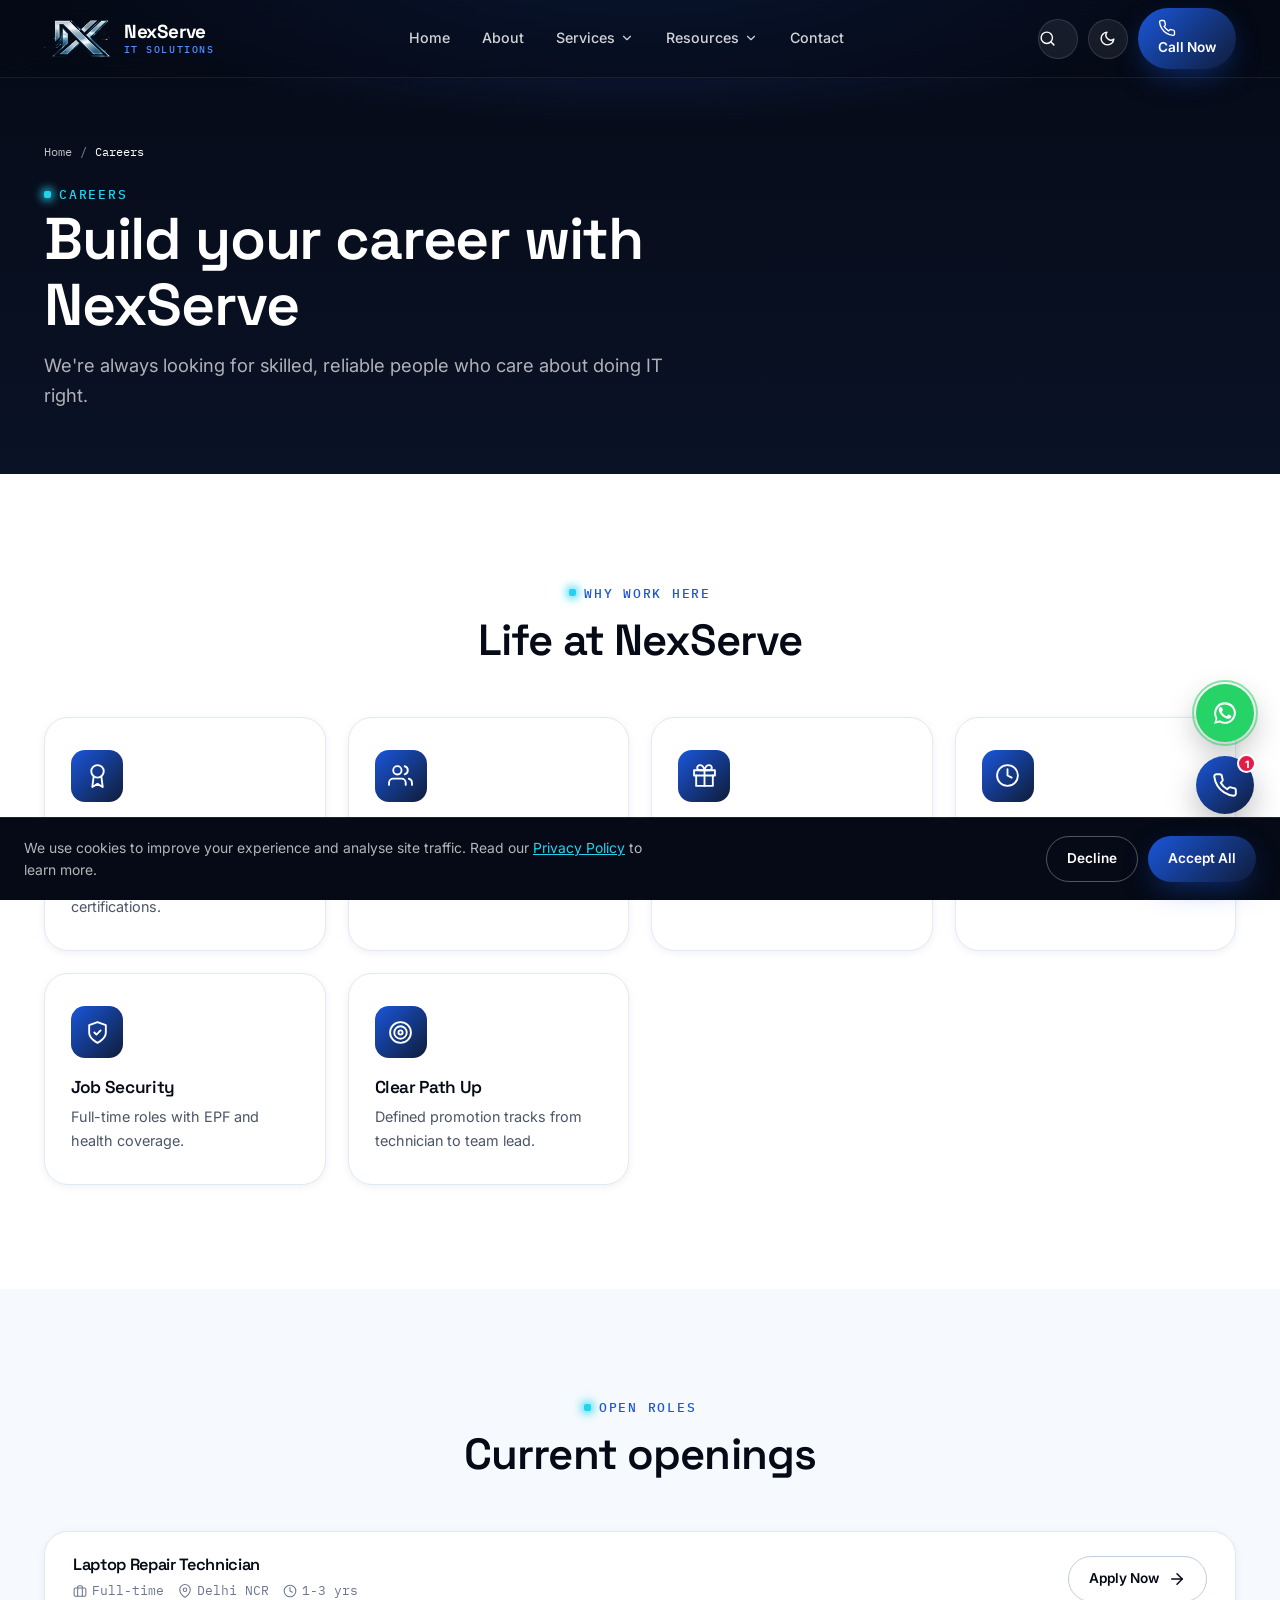
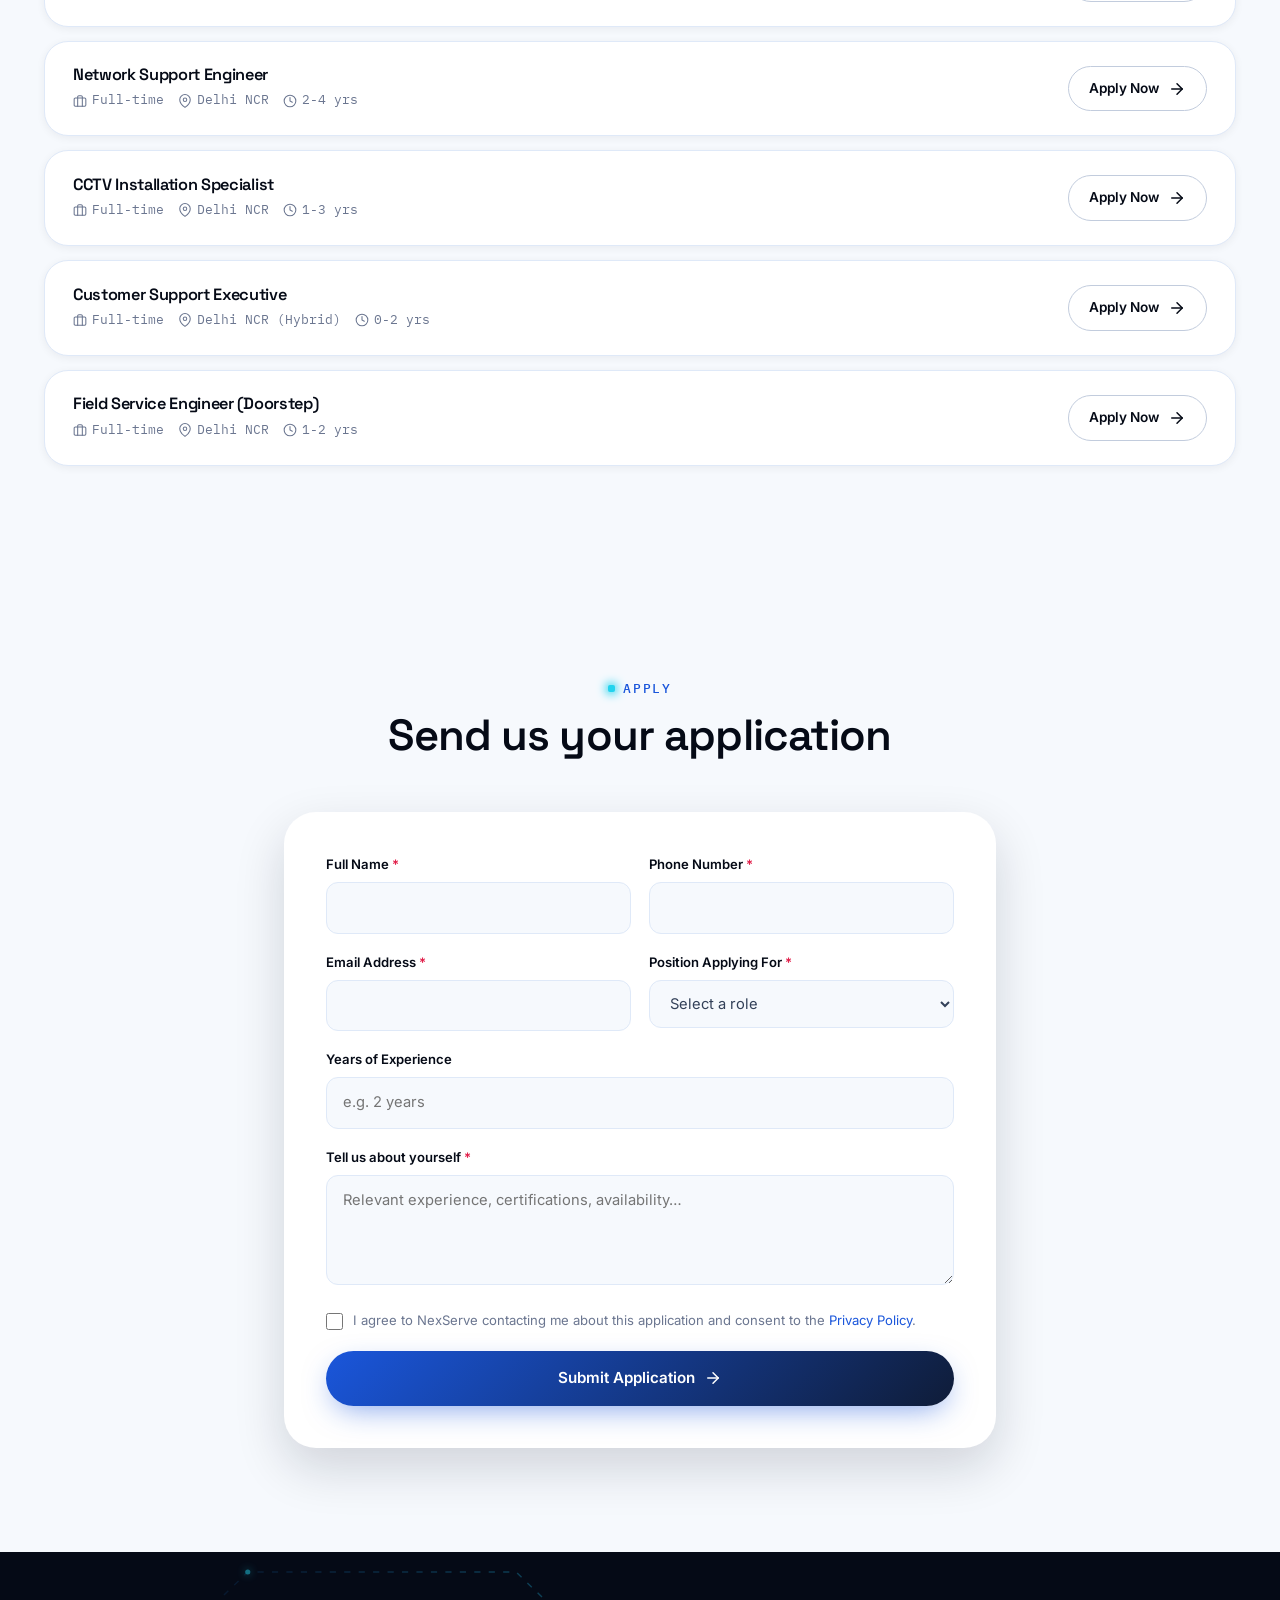
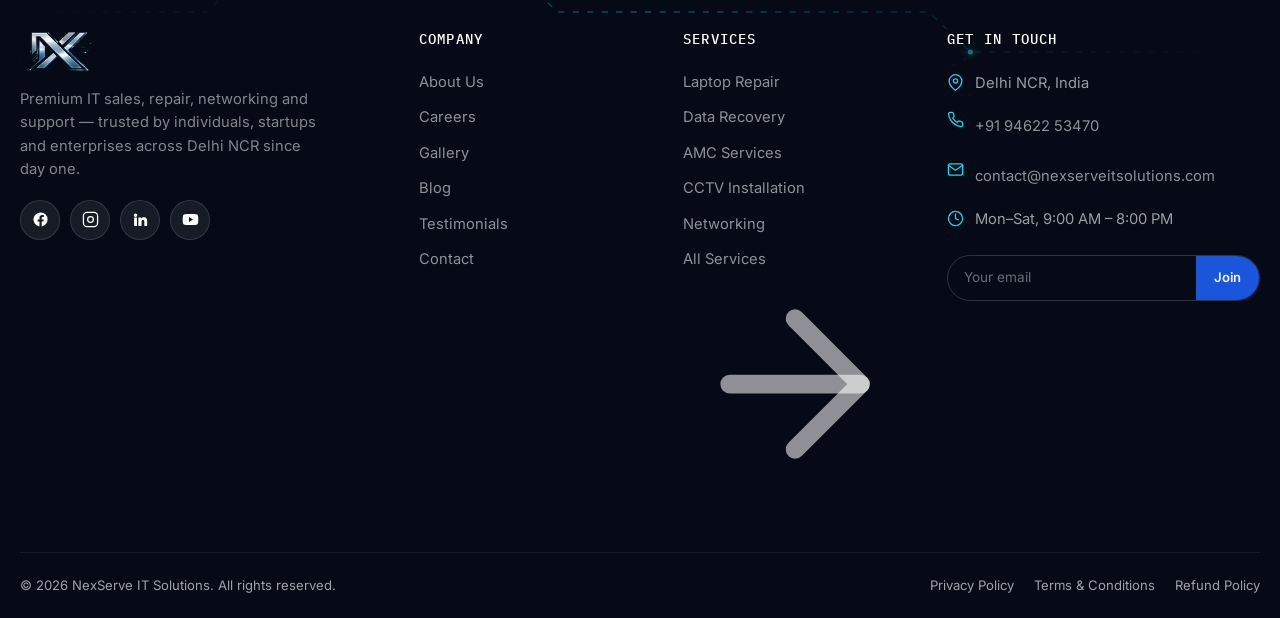
<file: careers.html>
<!DOCTYPE html>
<html lang="en">
<head>
<meta charset="UTF-8">
<meta name="viewport" content="width=device-width, initial-scale=1.0">
<title>Careers | Join NexServe IT Solutions</title>
<meta name="description" content="Explore open roles at NexServe IT Solutions — laptop repair technicians, network engineers, CCTV specialists and more in Delhi NCR.">
<meta name="keywords" content="IT jobs Delhi NCR, laptop technician jobs, network engineer careers">
<meta name="author" content="NexServe IT Solutions">
<meta name="robots" content="index, follow">
<link rel="canonical" href="https://nexserveitsolutions.com/careers.html">

<!-- Open Graph -->
<meta property="og:type" content="website">
<meta property="og:title" content="Careers | Join NexServe IT Solutions">
<meta property="og:description" content="Explore open roles at NexServe IT Solutions — laptop repair technicians, network engineers, CCTV specialists and more in Delhi NCR.">
<meta property="og:url" content="https://nexserveitsolutions.com/careers.html">
<meta property="og:image" content="https://nexserveitsolutions.com/assets/logo-full.png">
<meta property="og:site_name" content="NexServe IT Solutions">
<meta property="og:locale" content="en_IN">

<!-- Twitter Card -->
<meta name="twitter:card" content="summary_large_image">
<meta name="twitter:title" content="Careers | Join NexServe IT Solutions">
<meta name="twitter:description" content="Explore open roles at NexServe IT Solutions — laptop repair technicians, network engineers, CCTV specialists and more in Delhi NCR.">
<meta name="twitter:image" content="https://nexserveitsolutions.com/assets/logo-full.png">

<link rel="icon" type="image/png" href="assets/favicon.png">
<link rel="apple-touch-icon" href="assets/favicon.png">

<link rel="preconnect" href="https://fonts.googleapis.com">
<link rel="preconnect" href="https://fonts.gstatic.com" crossorigin>
<link href="https://fonts.googleapis.com/css2?family=Space+Grotesk:wght@500;600;700&family=Inter:wght@400;500;600;700;800&family=IBM+Plex+Mono:wght@400;500&display=swap" rel="stylesheet">

<link rel="stylesheet" href="css/style.css">
<link rel="stylesheet" href="css/components.css">

<script type="application/ld+json">
{
  "@context": "https://schema.org",
  "@type": "ProfessionalService",
  "name": "NexServe IT Solutions",
  "image": "https://nexserveitsolutions.com/assets/logo-full.png",
  "url": "https://nexserveitsolutions.com",
  "telephone": "+91-9462253470",
  "email": "contact@nexserveitsolutions.com",
  "priceRange": "$$",
  "address": {
    "@type": "PostalAddress",
    "addressLocality": "Delhi NCR",
    "addressRegion": "Delhi",
    "addressCountry": "IN"
  },
  "openingHoursSpecification": {
    "@type": "OpeningHoursSpecification",
    "dayOfWeek": ["Monday","Tuesday","Wednesday","Thursday","Friday","Saturday"],
    "opens": "09:00",
    "closes": "20:00"
  },
  "founder": [
    {"@type":"Person","name":"Tarun Kumar"},
    {"@type":"Person","name":"Sagar Pathak"}
  ],
  "areaServed": "Delhi NCR",
  "sameAs": []
}
</script>
</head>
<body>

<div id="pageLoader" aria-hidden="true">
  <div class="loader-mark">
    <svg viewBox="0 0 50 50"><circle cx="25" cy="25" r="20" fill="none" stroke="#1a56db" stroke-width="4" stroke-linecap="round" stroke-dasharray="90 60"/></svg>
  </div>
</div>
<div id="scrollProgress"></div>

<a href="#main" class="skip-link">Skip to content</a>
<header id="siteHeader">
  <div class="container header-inner">
    <a href="index.html" class="brand" aria-label="NexServe IT Solutions — Home">
      <img src="assets/logo-icon.png" alt="NexServe IT Solutions logo" width="38" height="21">
      <span class="brand-name">NexServe<span>IT SOLUTIONS</span></span>
    </a>

    <nav aria-label="Primary">
      <ul class="main-nav">
        <li class=""><a href="index.html">Home</a></li>
        <li class=""><a href="about.html">About</a></li>
        <li>
          <a href="services.html">Services <svg viewBox="0 0 24 24" fill="none" stroke="currentColor" stroke-width="2" stroke-linecap="round" stroke-linejoin="round"><polyline points="6 9 12 15 18 9"/></svg></a>
          <div class="mega">
            <div>
              <div class="mega-col-title">Repair &amp; Support</div>
              <a class="mega-item" href="services.html#laptop-repair"><svg viewBox="0 0 24 24" fill="none" stroke="currentColor" stroke-width="1.8" stroke-linecap="round" stroke-linejoin="round"><path d="M14.7 6.3a4 4 0 1 0-5.66 5.66l-6 6a2 2 0 0 0 2.83 2.83l6-6a4 4 0 0 0 5.66-5.66l-2.12 2.12-2.83-2.83z"/></svg><span><span class="t">Laptop Repair</span><span class="d">Hardware &amp; software fixes</span></span></a>
              <a class="mega-item" href="services.html#data-recovery"><svg viewBox="0 0 24 24" fill="none" stroke="currentColor" stroke-width="1.8" stroke-linecap="round" stroke-linejoin="round"><line x1="22" y1="12" x2="2" y2="12"/><path d="M5.45 5.11 2 12v6a2 2 0 0 0 2 2h16a2 2 0 0 0 2-2v-6l-3.45-6.89A2 2 0 0 0 16.76 4H7.24a2 2 0 0 0-1.79 1.11z"/><circle cx="6.5" cy="16.5" r=".7" fill="currentColor" stroke="none"/><circle cx="10.5" cy="16.5" r=".7" fill="currentColor" stroke="none"/></svg><span><span class="t">Data Recovery</span><span class="d">Crashed &amp; formatted drives</span></span></a>
              <a class="mega-item" href="services.html#printer"><svg viewBox="0 0 24 24" fill="none" stroke="currentColor" stroke-width="1.8" stroke-linecap="round" stroke-linejoin="round"><polyline points="6 9 6 2 18 2 18 9"/><path d="M6 18H4a2 2 0 0 1-2-2v-5a2 2 0 0 1 2-2h16a2 2 0 0 1 2 2v5a2 2 0 0 1-2 2h-2"/><rect x="6" y="14" width="12" height="8"/></svg><span><span class="t">Printer Support</span><span class="d">Setup, drivers &amp; repair</span></span></a>
              <a class="mega-item" href="services.html#amc"><svg viewBox="0 0 24 24" fill="none" stroke="currentColor" stroke-width="1.8" stroke-linecap="round" stroke-linejoin="round"><path d="M12 22s8-4 8-10V5l-8-3-8 3v7c0 6 8 10 8 10z"/><path d="m9 12 2 2 4-4"/></svg><span><span class="t">AMC Services</span><span class="d">Annual maintenance contracts</span></span></a>
              <a class="mega-item" href="services.html#business-support"><svg viewBox="0 0 24 24" fill="none" stroke="currentColor" stroke-width="1.8" stroke-linecap="round" stroke-linejoin="round"><rect x="2" y="7" width="20" height="14" rx="2"/><path d="M16 21V5a2 2 0 0 0-2-2h-4a2 2 0 0 0-2 2v16"/></svg><span><span class="t">Business IT Support</span><span class="d">Dedicated corporate desk</span></span></a>
            </div>
            <div>
              <div class="mega-col-title">Sales &amp; Infrastructure</div>
              <a class="mega-item" href="services.html#laptop-sales"><svg viewBox="0 0 24 24" fill="none" stroke="currentColor" stroke-width="1.8" stroke-linecap="round" stroke-linejoin="round"><rect x="3" y="4" width="18" height="12" rx="1.5"/><path d="M2 20h20"/><path d="M9 20l1-4h4l1 4"/></svg><span><span class="t">Laptop Sales</span><span class="d">New &amp; refurbished, all brands</span></span></a>
              <a class="mega-item" href="services.html#networking"><svg viewBox="0 0 24 24" fill="none" stroke="currentColor" stroke-width="1.8" stroke-linecap="round" stroke-linejoin="round"><path d="M5 13a10 10 0 0 1 14 0"/><path d="M8.5 16.5a5 5 0 0 1 7 0"/><path d="M2 8.5a15 15 0 0 1 20 0"/><line x1="12" y1="20" x2="12.01" y2="20"/></svg><span><span class="t">Networking Solutions</span><span class="d">LAN, WiFi &amp; routers</span></span></a>
              <a class="mega-item" href="services.html#cctv"><svg viewBox="0 0 24 24" fill="none" stroke="currentColor" stroke-width="1.8" stroke-linecap="round" stroke-linejoin="round"><path d="M23 19a2 2 0 0 1-2 2H3a2 2 0 0 1-2-2V8a2 2 0 0 1 2-2h4l2-3h6l2 3h4a2 2 0 0 1 2 2z"/><circle cx="12" cy="13" r="4"/></svg><span><span class="t">CCTV Installation</span><span class="d">HD &amp; smart surveillance</span></span></a>
              <a class="mega-item" href="services.html#office-setup"><svg viewBox="0 0 24 24" fill="none" stroke="currentColor" stroke-width="1.8" stroke-linecap="round" stroke-linejoin="round"><rect x="4" y="2" width="16" height="20" rx="1"/><line x1="9" y1="7" x2="9" y2="7.01"/><line x1="15" y1="7" x2="15" y2="7.01"/><line x1="9" y1="11" x2="9" y2="11.01"/><line x1="15" y1="11" x2="15" y2="11.01"/><line x1="9" y1="15" x2="9" y2="15.01"/><line x1="15" y1="15" x2="15" y2="15.01"/><path d="M9 22v-4h6v4"/></svg><span><span class="t">Office IT Setup</span><span class="d">Turnkey office deployment</span></span></a>
              <a class="mega-item" href="services.html#software"><svg viewBox="0 0 24 24" fill="none" stroke="currentColor" stroke-width="1.8" stroke-linecap="round" stroke-linejoin="round"><path d="M21 15v4a2 2 0 0 1-2 2H5a2 2 0 0 1-2-2v-4"/><polyline points="7 10 12 15 17 10"/><line x1="12" y1="15" x2="12" y2="3"/></svg><span><span class="t">Software Installation</span><span class="d">OS, Office, Adobe, AutoCAD</span></span></a>
            </div>
            <div class="mega-cta">
              <span style="font-size:.82rem;color:rgba(255,255,255,.6);">Not sure what you need?</span>
              <a href="contact.html" class="btn btn-primary btn-sm">Get Free Consultation <svg viewBox="0 0 24 24" fill="none" stroke="currentColor" stroke-width="2" stroke-linecap="round" stroke-linejoin="round"><line x1="5" y1="12" x2="19" y2="12"/><polyline points="12 5 19 12 12 19"/></svg></a>
            </div>
          </div>
        </li>
        <li>
          <a href="gallery.html">Resources <svg viewBox="0 0 24 24" fill="none" stroke="currentColor" stroke-width="2" stroke-linecap="round" stroke-linejoin="round"><polyline points="6 9 12 15 18 9"/></svg></a>
          <div class="mega" style="width:300px;grid-template-columns:1fr;">
            <div>
              <a class="mega-item" href="gallery.html"><svg viewBox="0 0 24 24" fill="none" stroke="currentColor" stroke-width="1.8" stroke-linecap="round" stroke-linejoin="round"><path d="M23 19a2 2 0 0 1-2 2H3a2 2 0 0 1-2-2V8a2 2 0 0 1 2-2h4l2-3h6l2 3h4a2 2 0 0 1 2 2z"/><circle cx="12" cy="13" r="4"/></svg><span><span class="t">Gallery</span><span class="d">Our recent work</span></span></a>
              <a class="mega-item" href="blog.html"><svg viewBox="0 0 24 24" fill="none" stroke="currentColor" stroke-width="1.8" stroke-linecap="round" stroke-linejoin="round"><path d="M21 15v4a2 2 0 0 1-2 2H5a2 2 0 0 1-2-2v-4"/><polyline points="7 10 12 15 17 10"/><line x1="12" y1="15" x2="12" y2="3"/></svg><span><span class="t">Blog</span><span class="d">Guides &amp; IT tips</span></span></a>
              <a class="mega-item" href="testimonials.html"><svg viewBox="0 0 24 24" fill="currentColor"><polygon points="12 2 15.09 8.26 22 9.27 17 14.14 18.18 21.02 12 17.77 5.82 21.02 7 14.14 2 9.27 8.91 8.26"/></svg><span><span class="t">Testimonials</span><span class="d">What clients say</span></span></a>
              <a class="mega-item" href="faq.html"><svg viewBox="0 0 24 24" fill="none" stroke="currentColor" stroke-width="1.8" stroke-linecap="round" stroke-linejoin="round"><path d="M3 18v-6a9 9 0 0 1 18 0v6"/><path d="M21 19a2 2 0 0 1-2 2h-1a2 2 0 0 1-2-2v-3a2 2 0 0 1 2-2h3zM3 19a2 2 0 0 0 2 2h1a2 2 0 0 0 2-2v-3a2 2 0 0 0-2-2H3z"/></svg><span><span class="t">FAQ</span><span class="d">Common questions</span></span></a>
              <a class="mega-item" href="careers.html"><svg viewBox="0 0 24 24" fill="none" stroke="currentColor" stroke-width="1.8" stroke-linecap="round" stroke-linejoin="round"><rect x="2" y="7" width="20" height="14" rx="2"/><path d="M16 21V5a2 2 0 0 0-2-2h-4a2 2 0 0 0-2 2v16"/></svg><span><span class="t">Careers</span><span class="d">Join our team</span></span></a>
            </div>
          </div>
        </li>
        <li class=""><a href="contact.html">Contact</a></li>
      </ul>
    </nav>

    <div class="header-actions">
      <button class="icon-btn search-trigger hide-mobile" aria-label="Search site"><svg viewBox="0 0 24 24" fill="none" stroke="currentColor" stroke-width="2" stroke-linecap="round" stroke-linejoin="round"><circle cx="11" cy="11" r="8"/><line x1="21" y1="21" x2="16.65" y2="16.65"/></svg></button>
      <button class="icon-btn theme-toggle hide-mobile" aria-label="Toggle dark mode"><svg class="icon-sun" viewBox="0 0 24 24" fill="none" stroke="currentColor" stroke-width="2" stroke-linecap="round" stroke-linejoin="round"><circle cx="12" cy="12" r="5"/><line x1="12" y1="1" x2="12" y2="3"/><line x1="12" y1="21" x2="12" y2="23"/><line x1="4.22" y1="4.22" x2="5.64" y2="5.64"/><line x1="18.36" y1="18.36" x2="19.78" y2="19.78"/><line x1="1" y1="12" x2="3" y2="12"/><line x1="21" y1="12" x2="23" y2="12"/><line x1="4.22" y1="19.78" x2="5.64" y2="18.36"/><line x1="18.36" y1="5.64" x2="19.78" y2="4.22"/></svg><svg class="icon-moon" viewBox="0 0 24 24" fill="none" stroke="currentColor" stroke-width="2" stroke-linecap="round" stroke-linejoin="round"><path d="M21 12.79A9 9 0 1 1 11.21 3 7 7 0 0 0 21 12.79z"/></svg></button>
      <a href="tel:+919462253470" class="btn btn-primary btn-sm hide-mobile"><span><svg viewBox="0 0 24 24" fill="none" stroke="currentColor" stroke-width="1.8" stroke-linecap="round" stroke-linejoin="round"><path d="M22 16.92v3a2 2 0 0 1-2.18 2 19.79 19.79 0 0 1-8.63-3.07 19.5 19.5 0 0 1-6-6 19.79 19.79 0 0 1-3.07-8.67A2 2 0 0 1 4.11 2h3a2 2 0 0 1 2 1.72c.127.96.362 1.903.7 2.81a2 2 0 0 1-.45 2.11L8.09 9.91a16 16 0 0 0 6 6l1.27-1.27a2 2 0 0 1 2.11-.45c.907.338 1.85.573 2.81.7A2 2 0 0 1 22 16.92z"/></svg></span>Call Now</a>
      <button class="icon-btn nav-toggle" aria-label="Open menu" aria-expanded="false"><svg viewBox="0 0 24 24" fill="none" stroke="currentColor" stroke-width="2" stroke-linecap="round" stroke-linejoin="round"><line x1="3" y1="6" x2="21" y2="6"/><line x1="3" y1="12" x2="21" y2="12"/><line x1="3" y1="18" x2="21" y2="18"/></svg></button>
    </div>
  </div>
</header>

<div id="navScrim"></div>
<aside class="mobile-nav" id="mobileNav" aria-label="Mobile navigation">
  <div class="mobile-nav-head">
    <img src="assets/logo-icon.png" alt="NexServe" width="34" height="19">
    <button class="icon-btn mobile-nav-close" aria-label="Close menu"><svg viewBox="0 0 24 24" fill="none" stroke="currentColor" stroke-width="2" stroke-linecap="round" stroke-linejoin="round"><line x1="18" y1="6" x2="6" y2="18"/><line x1="6" y1="6" x2="18" y2="18"/></svg></button>
  </div>
  <a href="index.html">Home</a>
  <a href="about.html">About Us</a>
  <details class="mobile-nav-group">
    <summary>Services <svg viewBox="0 0 24 24" fill="none" stroke="currentColor" stroke-width="2" stroke-linecap="round" stroke-linejoin="round"><polyline points="6 9 12 15 18 9"/></svg></summary>
    <div class="m-sub">
      <a href="services.html#laptop-sales">Laptop Sales</a>
      <a href="services.html#laptop-repair">Laptop Repair</a>
      <a href="services.html#data-recovery">Data Recovery</a>
      <a href="services.html#amc">AMC Services</a>
      <a href="services.html#cctv">CCTV Installation</a>
      <a href="services.html#networking">Networking Solutions</a>
      <a href="services.html#office-setup">Office IT Setup</a>
      <a href="services.html#software">Software Installation</a>
      <a href="services.html#printer">Printer Support</a>
      <a href="services.html#business-support">Business IT Support</a>
    </div>
  </details>
  <a href="gallery.html">Gallery</a>
  <a href="blog.html">Blog</a>
  <a href="testimonials.html">Testimonials</a>
  <a href="faq.html">FAQ</a>
  <a href="careers.html">Careers</a>
  <a href="contact.html">Contact</a>
  <div class="mt-4" style="display:flex;flex-direction:column;gap:12px;">
    <a href="tel:+919462253470" class="btn btn-primary btn-block"><svg viewBox="0 0 24 24" fill="none" stroke="currentColor" stroke-width="1.8" stroke-linecap="round" stroke-linejoin="round"><path d="M22 16.92v3a2 2 0 0 1-2.18 2 19.79 19.79 0 0 1-8.63-3.07 19.5 19.5 0 0 1-6-6 19.79 19.79 0 0 1-3.07-8.67A2 2 0 0 1 4.11 2h3a2 2 0 0 1 2 1.72c.127.96.362 1.903.7 2.81a2 2 0 0 1-.45 2.11L8.09 9.91a16 16 0 0 0 6 6l1.27-1.27a2 2 0 0 1 2.11-.45c.907.338 1.85.573 2.81.7A2 2 0 0 1 22 16.92z"/></svg> Call +91 94622 53470</a>
    <a href="https://wa.me/919462253470?text=Hi%20NexServe%2C%20I%27d%20like%20to%20know%20more%20about%20your%20IT%20services." target="_blank" rel="noopener" class="btn btn-whatsapp btn-block"><svg viewBox="0 0 24 24" fill="currentColor"><path d="M17.5 14.4c-.3-.1-1.7-.9-2-1-.3-.1-.5-.1-.7.1-.2.3-.7 1-.9 1.2-.2.2-.3.2-.6.1-.3-.1-1.3-.5-2.4-1.5-.9-.8-1.5-1.8-1.7-2.1-.2-.3 0-.5.1-.6.1-.1.3-.3.4-.5.1-.2.2-.3.3-.5.1-.2 0-.4 0-.5C10 9 9.3 7.6 9 7c-.1-.5-.4-.4-.6-.4h-.5c-.2 0-.5.1-.7.3-.3.3-1 1-1 2.4s1 2.8 1.2 3c.1.2 2 3.1 4.9 4.3.7.3 1.2.5 1.6.6.7.2 1.3.2 1.8.1.5-.1 1.7-.7 2-1.4.2-.7.2-1.2.1-1.4-.1-.1-.3-.2-.6-.3z"/><path d="M12 2a10 10 0 0 0-8.6 15.1L2 22l5.1-1.3A10 10 0 1 0 12 2zm0 18.2c-1.6 0-3.1-.4-4.4-1.2l-.3-.2-3.1.8.8-3-.2-.3A8.2 8.2 0 1 1 20.2 12 8.2 8.2 0 0 1 12 20.2z"/></svg> WhatsApp Us</a>
  </div>
</aside>

<div id="searchOverlay" role="dialog" aria-label="Site search">
  <button class="icon-btn search-close" aria-label="Close search"><svg viewBox="0 0 24 24" fill="none" stroke="currentColor" stroke-width="2" stroke-linecap="round" stroke-linejoin="round"><line x1="18" y1="6" x2="6" y2="18"/><line x1="6" y1="6" x2="18" y2="18"/></svg></button>
  <div class="search-box">
    <input type="text" placeholder="Search services, pages…" aria-label="Search">
    <div class="search-hint">Press <strong>Esc</strong> to close · Try “CCTV”, “repair”, “careers”</div>
    <div class="search-results"></div>
  </div>
</div>
<main id="main">

<section class="page-hero">
  <div class="container"><div class="breadcrumb"><a href="index.html">Home</a><span>/</span><span style="color:#fff;">Careers</span></div></div>
  <div class="container">
    <span class="eyebrow on-dark">Careers</span>
    <h1>Build your career with NexServe</h1>
    <p class="lead">We're always looking for skilled, reliable people who care about doing IT right.</p>
  </div>
</section>

<section class="bg-white">
  <div class="container">
    <div class="section-head center"><span class="eyebrow">Why Work Here</span><h2>Life at NexServe</h2></div>
    <div class="why-grid stagger">
      <div class="card why-card" data-reveal style="--i:0">
        <div class="why-icon"><svg viewBox="0 0 24 24" fill="none" stroke="currentColor" stroke-width="1.8" stroke-linecap="round" stroke-linejoin="round"><circle cx="12" cy="8" r="6"/><path d="M8.21 13.89 7 23l5-3 5 3-1.21-9.12"/></svg></div><h3>Growth-Focused</h3><p>Structured training on new hardware, tools and certifications.</p>
      </div>
      <div class="card why-card" data-reveal style="--i:1">
        <div class="why-icon"><svg viewBox="0 0 24 24" fill="none" stroke="currentColor" stroke-width="1.8" stroke-linecap="round" stroke-linejoin="round"><path d="M17 21v-2a4 4 0 0 0-4-4H5a4 4 0 0 0-4 4v2"/><circle cx="9" cy="7" r="4"/><path d="M23 21v-2a4 4 0 0 0-3-3.87"/><path d="M16 3.13a4 4 0 0 1 0 7.75"/></svg></div><h3>Real Team Culture</h3><p>Small, close-knit teams where your work is visible and valued.</p>
      </div>
      <div class="card why-card" data-reveal style="--i:2">
        <div class="why-icon"><svg viewBox="0 0 24 24" fill="none" stroke="currentColor" stroke-width="1.8" stroke-linecap="round" stroke-linejoin="round"><polyline points="20 12 20 22 4 22 4 12"/><rect x="2" y="7" width="20" height="5"/><line x1="12" y1="22" x2="12" y2="7"/><path d="M12 7H7.5a2.5 2.5 0 0 1 0-5C11 2 12 7 12 7z"/><path d="M12 7h4.5a2.5 2.5 0 0 0 0-5C13 2 12 7 12 7z"/></svg></div><h3>Fair Compensation</h3><p>Competitive pay with performance-based incentives.</p>
      </div>
      <div class="card why-card" data-reveal style="--i:3">
        <div class="why-icon"><svg viewBox="0 0 24 24" fill="none" stroke="currentColor" stroke-width="1.8" stroke-linecap="round" stroke-linejoin="round"><circle cx="12" cy="12" r="10"/><polyline points="12 6 12 12 16 14"/></svg></div><h3>Predictable Hours</h3><p>Mon–Sat schedule with planned leave and overtime pay.</p>
      </div>
      <div class="card why-card" data-reveal style="--i:4">
        <div class="why-icon"><svg viewBox="0 0 24 24" fill="none" stroke="currentColor" stroke-width="1.8" stroke-linecap="round" stroke-linejoin="round"><path d="M12 22s8-4 8-10V5l-8-3-8 3v7c0 6 8 10 8 10z"/><path d="m9 12 2 2 4-4"/></svg></div><h3>Job Security</h3><p>Full-time roles with EPF and health coverage.</p>
      </div>
      <div class="card why-card" data-reveal style="--i:5">
        <div class="why-icon"><svg viewBox="0 0 24 24" fill="none" stroke="currentColor" stroke-width="1.8" stroke-linecap="round" stroke-linejoin="round"><circle cx="12" cy="12" r="10"/><circle cx="12" cy="12" r="6"/><circle cx="12" cy="12" r="2"/></svg></div><h3>Clear Path Up</h3><p>Defined promotion tracks from technician to team lead.</p>
      </div></div>
  </div>
</section>
<section class="bg-ice">
  <div class="container">
    <div class="section-head center"><span class="eyebrow">Open Roles</span><h2>Current openings</h2></div>
    <div class="job-list stagger">
      <div class="card job-item" data-reveal style="--i:0">
        <div>
          <h3>Laptop Repair Technician</h3>
          <div class="job-meta">
            <span><svg viewBox="0 0 24 24" fill="none" stroke="currentColor" stroke-width="1.8" stroke-linecap="round" stroke-linejoin="round"><rect x="2" y="7" width="20" height="14" rx="2"/><path d="M16 21V5a2 2 0 0 0-2-2h-4a2 2 0 0 0-2 2v16"/></svg> Full-time</span>
            <span><svg viewBox="0 0 24 24" fill="none" stroke="currentColor" stroke-width="1.8" stroke-linecap="round" stroke-linejoin="round"><path d="M21 10c0 7-9 13-9 13s-9-6-9-13a9 9 0 0 1 18 0z"/><circle cx="12" cy="10" r="3"/></svg> Delhi NCR</span>
            <span><svg viewBox="0 0 24 24" fill="none" stroke="currentColor" stroke-width="1.8" stroke-linecap="round" stroke-linejoin="round"><circle cx="12" cy="12" r="10"/><polyline points="12 6 12 12 16 14"/></svg> 1-3 yrs</span>
          </div>
        </div>
        <a href="#applyForm" class="btn btn-ghost btn-sm">Apply Now <svg viewBox="0 0 24 24" fill="none" stroke="currentColor" stroke-width="2" stroke-linecap="round" stroke-linejoin="round"><line x1="5" y1="12" x2="19" y2="12"/><polyline points="12 5 19 12 12 19"/></svg></a>
      </div>
      <div class="card job-item" data-reveal style="--i:1">
        <div>
          <h3>Network Support Engineer</h3>
          <div class="job-meta">
            <span><svg viewBox="0 0 24 24" fill="none" stroke="currentColor" stroke-width="1.8" stroke-linecap="round" stroke-linejoin="round"><rect x="2" y="7" width="20" height="14" rx="2"/><path d="M16 21V5a2 2 0 0 0-2-2h-4a2 2 0 0 0-2 2v16"/></svg> Full-time</span>
            <span><svg viewBox="0 0 24 24" fill="none" stroke="currentColor" stroke-width="1.8" stroke-linecap="round" stroke-linejoin="round"><path d="M21 10c0 7-9 13-9 13s-9-6-9-13a9 9 0 0 1 18 0z"/><circle cx="12" cy="10" r="3"/></svg> Delhi NCR</span>
            <span><svg viewBox="0 0 24 24" fill="none" stroke="currentColor" stroke-width="1.8" stroke-linecap="round" stroke-linejoin="round"><circle cx="12" cy="12" r="10"/><polyline points="12 6 12 12 16 14"/></svg> 2-4 yrs</span>
          </div>
        </div>
        <a href="#applyForm" class="btn btn-ghost btn-sm">Apply Now <svg viewBox="0 0 24 24" fill="none" stroke="currentColor" stroke-width="2" stroke-linecap="round" stroke-linejoin="round"><line x1="5" y1="12" x2="19" y2="12"/><polyline points="12 5 19 12 12 19"/></svg></a>
      </div>
      <div class="card job-item" data-reveal style="--i:2">
        <div>
          <h3>CCTV Installation Specialist</h3>
          <div class="job-meta">
            <span><svg viewBox="0 0 24 24" fill="none" stroke="currentColor" stroke-width="1.8" stroke-linecap="round" stroke-linejoin="round"><rect x="2" y="7" width="20" height="14" rx="2"/><path d="M16 21V5a2 2 0 0 0-2-2h-4a2 2 0 0 0-2 2v16"/></svg> Full-time</span>
            <span><svg viewBox="0 0 24 24" fill="none" stroke="currentColor" stroke-width="1.8" stroke-linecap="round" stroke-linejoin="round"><path d="M21 10c0 7-9 13-9 13s-9-6-9-13a9 9 0 0 1 18 0z"/><circle cx="12" cy="10" r="3"/></svg> Delhi NCR</span>
            <span><svg viewBox="0 0 24 24" fill="none" stroke="currentColor" stroke-width="1.8" stroke-linecap="round" stroke-linejoin="round"><circle cx="12" cy="12" r="10"/><polyline points="12 6 12 12 16 14"/></svg> 1-3 yrs</span>
          </div>
        </div>
        <a href="#applyForm" class="btn btn-ghost btn-sm">Apply Now <svg viewBox="0 0 24 24" fill="none" stroke="currentColor" stroke-width="2" stroke-linecap="round" stroke-linejoin="round"><line x1="5" y1="12" x2="19" y2="12"/><polyline points="12 5 19 12 12 19"/></svg></a>
      </div>
      <div class="card job-item" data-reveal style="--i:3">
        <div>
          <h3>Customer Support Executive</h3>
          <div class="job-meta">
            <span><svg viewBox="0 0 24 24" fill="none" stroke="currentColor" stroke-width="1.8" stroke-linecap="round" stroke-linejoin="round"><rect x="2" y="7" width="20" height="14" rx="2"/><path d="M16 21V5a2 2 0 0 0-2-2h-4a2 2 0 0 0-2 2v16"/></svg> Full-time</span>
            <span><svg viewBox="0 0 24 24" fill="none" stroke="currentColor" stroke-width="1.8" stroke-linecap="round" stroke-linejoin="round"><path d="M21 10c0 7-9 13-9 13s-9-6-9-13a9 9 0 0 1 18 0z"/><circle cx="12" cy="10" r="3"/></svg> Delhi NCR (Hybrid)</span>
            <span><svg viewBox="0 0 24 24" fill="none" stroke="currentColor" stroke-width="1.8" stroke-linecap="round" stroke-linejoin="round"><circle cx="12" cy="12" r="10"/><polyline points="12 6 12 12 16 14"/></svg> 0-2 yrs</span>
          </div>
        </div>
        <a href="#applyForm" class="btn btn-ghost btn-sm">Apply Now <svg viewBox="0 0 24 24" fill="none" stroke="currentColor" stroke-width="2" stroke-linecap="round" stroke-linejoin="round"><line x1="5" y1="12" x2="19" y2="12"/><polyline points="12 5 19 12 12 19"/></svg></a>
      </div>
      <div class="card job-item" data-reveal style="--i:4">
        <div>
          <h3>Field Service Engineer (Doorstep)</h3>
          <div class="job-meta">
            <span><svg viewBox="0 0 24 24" fill="none" stroke="currentColor" stroke-width="1.8" stroke-linecap="round" stroke-linejoin="round"><rect x="2" y="7" width="20" height="14" rx="2"/><path d="M16 21V5a2 2 0 0 0-2-2h-4a2 2 0 0 0-2 2v16"/></svg> Full-time</span>
            <span><svg viewBox="0 0 24 24" fill="none" stroke="currentColor" stroke-width="1.8" stroke-linecap="round" stroke-linejoin="round"><path d="M21 10c0 7-9 13-9 13s-9-6-9-13a9 9 0 0 1 18 0z"/><circle cx="12" cy="10" r="3"/></svg> Delhi NCR</span>
            <span><svg viewBox="0 0 24 24" fill="none" stroke="currentColor" stroke-width="1.8" stroke-linecap="round" stroke-linejoin="round"><circle cx="12" cy="12" r="10"/><polyline points="12 6 12 12 16 14"/></svg> 1-2 yrs</span>
          </div>
        </div>
        <a href="#applyForm" class="btn btn-ghost btn-sm">Apply Now <svg viewBox="0 0 24 24" fill="none" stroke="currentColor" stroke-width="2" stroke-linecap="round" stroke-linejoin="round"><line x1="5" y1="12" x2="19" y2="12"/><polyline points="12 5 19 12 12 19"/></svg></a>
      </div></div>
  </div>
</section>

<section class="bg-ice" id="applyForm">
  <div class="container" style="max-width:760px;">
    <div class="section-head center"><span class="eyebrow">Apply</span><h2>Send us your application</h2></div>
    <div class="form-panel" data-reveal="scale">
      <form data-validate novalidate data-sheet-form="true">
        <input type="text" name="company_website" class="honeypot" tabindex="-1" autocomplete="off" aria-hidden="true">
        <input type="hidden" name="formType" value="Career Application">
        <div class="form-row">
          <div class="field"><label for="cFullName">Full Name <span class="req">*</span></label><input type="text" id="cFullName" name="name" required><span class="field-error">Please enter your name.</span></div>
          <div class="field"><label for="cPhone">Phone Number <span class="req">*</span></label><input type="tel" id="cPhone" name="phone" required><span class="field-error">Enter a valid phone number.</span></div>
        </div>
        <div class="form-row">
          <div class="field"><label for="cEmail">Email Address <span class="req">*</span></label><input type="email" id="cEmail" name="email" required><span class="field-error">Enter a valid email address.</span></div>
          <div class="field">
            <label for="cRole">Position Applying For <span class="req">*</span></label>
            <select id="cRole" name="service" required>
              <option value="" selected disabled>Select a role</option>
              <option>Laptop Repair Technician</option><option>Network Support Engineer</option><option>CCTV Installation Specialist</option><option>Customer Support Executive</option><option>Field Service Engineer (Doorstep)</option>
            </select>
            <span class="field-error">Please select a role.</span>
          </div>
        </div>
        <div class="field"><label for="cExp">Years of Experience</label><input type="text" id="cExp" name="experience" placeholder="e.g. 2 years"></div>
        <div class="field"><label for="cMsg">Tell us about yourself <span class="req">*</span></label><textarea id="cMsg" name="message" required placeholder="Relevant experience, certifications, availability…"></textarea><span class="field-error">Please share a few details.</span></div>
        <div class="consent-row"><input type="checkbox" id="cConsent" required><label for="cConsent">I agree to NexServe contacting me about this application and consent to the <a href="privacy.html" style="color:var(--blue-600);">Privacy Policy</a>.</label></div>
        <button type="submit" class="btn btn-primary btn-block">Submit Application <svg viewBox="0 0 24 24" fill="none" stroke="currentColor" stroke-width="2" stroke-linecap="round" stroke-linejoin="round"><line x1="5" y1="12" x2="19" y2="12"/><polyline points="12 5 19 12 12 19"/></svg></button>
      </form>
    </div>
  </div>
</section>


</main>

<footer>
  <svg class="circuit-line" width="100%" height="220" style="top:0;left:0;" viewBox="0 0 1240 220" preserveAspectRatio="none" aria-hidden="true">
    <defs><linearGradient id="traceGrad2" x1="0" y1="0" x2="1" y2="0"><stop offset="0%" stop-color="#1a56db" stop-opacity="0"/><stop offset="50%" stop-color="#22d3ee" stop-opacity=".7"/><stop offset="100%" stop-color="#1a56db" stop-opacity="0"/></linearGradient></defs>
    <path class="trace-path" style="stroke:url(#traceGrad2)" d="M0,60 L200,60 L240,20 L500,20 L540,60 L900,60 L940,100 L1240,100"/>
    <circle class="node pulse-dot" cx="240" cy="20" r="2.5"/>
    <circle class="node pulse-dot" cx="940" cy="100" r="2.5"/>
  </svg>

  <div class="container footer-top">
    <div class="footer-grid">
      <div class="footer-brand">
        <img src="assets/logo-icon.png" alt="NexServe IT Solutions" width="120" height="66" style="height:40px;width:auto;">
        <p>Premium IT sales, repair, networking and support — trusted by individuals, startups and enterprises across Delhi NCR since day one.</p>
        <div class="footer-social">
          <a href="#" class="icon-btn" aria-label="Facebook"><svg viewBox="0 0 24 24" fill="currentColor"><path d="M22 12a10 10 0 1 0-11.5 9.9v-7H7.9V12h2.6V9.8c0-2.6 1.5-4 3.9-4 1.1 0 2.3.2 2.3.2v2.5h-1.3c-1.3 0-1.7.8-1.7 1.6V12h2.9l-.5 2.9h-2.4v7A10 10 0 0 0 22 12z"/></svg></a>
          <a href="#" class="icon-btn" aria-label="Instagram"><svg viewBox="0 0 24 24" fill="none" stroke="currentColor" stroke-width="1.8"><rect x="2" y="2" width="20" height="20" rx="5"/><circle cx="12" cy="12" r="4"/><line x1="17.5" y1="6.5" x2="17.5" y2="6.5"/></svg></a>
          <a href="#" class="icon-btn" aria-label="LinkedIn"><svg viewBox="0 0 24 24" fill="currentColor"><path d="M4.98 3.5a2.5 2.5 0 1 1 0 5 2.5 2.5 0 0 1 0-5zM3 9h4v12H3zM9 9h3.8v1.7h.05c.53-1 1.83-2 3.77-2 4.03 0 4.78 2.65 4.78 6.1V21h-4v-5.5c0-1.3 0-3-1.8-3s-2.1 1.4-2.1 2.9V21H9z"/></svg></a>
          <a href="#" class="icon-btn" aria-label="YouTube"><svg viewBox="0 0 24 24" fill="currentColor"><path d="M23 12s0-3.5-.45-5.2a3 3 0 0 0-2.1-2.1C18.7 4.2 12 4.2 12 4.2s-6.7 0-8.45.5a3 3 0 0 0-2.1 2.1C1 8.5 1 12 1 12s0 3.5.45 5.2a3 3 0 0 0 2.1 2.1c1.75.5 8.45.5 8.45.5s6.7 0 8.45-.5a3 3 0 0 0 2.1-2.1C23 15.5 23 12 23 12z"/><polygon points="9.75 15.5 15.5 12 9.75 8.5" fill="#0a1226"/></svg></a>
        </div>
      </div>
      <div class="footer-col">
        <h4>Company</h4>
        <a href="about.html">About Us</a>
        <a href="careers.html">Careers</a>
        <a href="gallery.html">Gallery</a>
        <a href="blog.html">Blog</a>
        <a href="testimonials.html">Testimonials</a>
        <a href="contact.html">Contact</a>
      </div>
      <div class="footer-col">
        <h4>Services</h4>
        <a href="services.html#laptop-repair">Laptop Repair</a>
        <a href="services.html#data-recovery">Data Recovery</a>
        <a href="services.html#amc">AMC Services</a>
        <a href="services.html#cctv">CCTV Installation</a>
        <a href="services.html#networking">Networking</a>
        <a href="services.html">All Services <svg viewBox="0 0 24 24" fill="none" stroke="currentColor" stroke-width="2" stroke-linecap="round" stroke-linejoin="round"><line x1="5" y1="12" x2="19" y2="12"/><polyline points="12 5 19 12 12 19"/></svg></a>
      </div>
      <div class="footer-col">
        <h4>Get in Touch</h4>
        <ul class="footer-contact">
          <li><svg viewBox="0 0 24 24" fill="none" stroke="currentColor" stroke-width="1.8" stroke-linecap="round" stroke-linejoin="round"><path d="M21 10c0 7-9 13-9 13s-9-6-9-13a9 9 0 0 1 18 0z"/><circle cx="12" cy="10" r="3"/></svg><span>Delhi NCR, India</span></li>
          <li><svg viewBox="0 0 24 24" fill="none" stroke="currentColor" stroke-width="1.8" stroke-linecap="round" stroke-linejoin="round"><path d="M22 16.92v3a2 2 0 0 1-2.18 2 19.79 19.79 0 0 1-8.63-3.07 19.5 19.5 0 0 1-6-6 19.79 19.79 0 0 1-3.07-8.67A2 2 0 0 1 4.11 2h3a2 2 0 0 1 2 1.72c.127.96.362 1.903.7 2.81a2 2 0 0 1-.45 2.11L8.09 9.91a16 16 0 0 0 6 6l1.27-1.27a2 2 0 0 1 2.11-.45c.907.338 1.85.573 2.81.7A2 2 0 0 1 22 16.92z"/></svg><a href="tel:+919462253470">+91 94622 53470</a></li>
          <li><svg viewBox="0 0 24 24" fill="none" stroke="currentColor" stroke-width="1.8" stroke-linecap="round" stroke-linejoin="round"><path d="M4 4h16a2 2 0 0 1 2 2v12a2 2 0 0 1-2 2H4a2 2 0 0 1-2-2V6a2 2 0 0 1 2-2z"/><polyline points="22,6 12,13 2,6"/></svg><a href="mailto:contact@nexserveitsolutions.com">contact@nexserveitsolutions.com</a></li>
          <li><svg viewBox="0 0 24 24" fill="none" stroke="currentColor" stroke-width="1.8" stroke-linecap="round" stroke-linejoin="round"><circle cx="12" cy="12" r="10"/><polyline points="12 6 12 12 16 14"/></svg><span>Mon–Sat, 9:00 AM – 8:00 PM</span></li>
        </ul>
        <form class="newsletter-mini newsletter-form" data-validate>
          <input type="email" placeholder="Your email" required aria-label="Email for newsletter">
          <button type="submit">Join</button>
        </form>
      </div>
    </div>
  </div>

  <div class="container footer-bottom">
    <span>&copy; <span data-year>2026</span> NexServe IT Solutions. All rights reserved.</span>
    <div class="legal-links">
      <a href="privacy.html">Privacy Policy</a>
      <a href="terms.html">Terms &amp; Conditions</a>
      <a href="refund.html">Refund Policy</a>
    </div>
  </div>
</footer>

<div class="fab-stack">
  <a href="https://wa.me/919462253470?text=Hi%20NexServe%2C%20I%27d%20like%20to%20know%20more%20about%20your%20IT%20services." target="_blank" rel="noopener" class="fab fab-whatsapp" aria-label="Chat on WhatsApp">
    <span class="fab-ring"></span><svg viewBox="0 0 24 24" fill="currentColor"><path d="M17.5 14.4c-.3-.1-1.7-.9-2-1-.3-.1-.5-.1-.7.1-.2.3-.7 1-.9 1.2-.2.2-.3.2-.6.1-.3-.1-1.3-.5-2.4-1.5-.9-.8-1.5-1.8-1.7-2.1-.2-.3 0-.5.1-.6.1-.1.3-.3.4-.5.1-.2.2-.3.3-.5.1-.2 0-.4 0-.5C10 9 9.3 7.6 9 7c-.1-.5-.4-.4-.6-.4h-.5c-.2 0-.5.1-.7.3-.3.3-1 1-1 2.4s1 2.8 1.2 3c.1.2 2 3.1 4.9 4.3.7.3 1.2.5 1.6.6.7.2 1.3.2 1.8.1.5-.1 1.7-.7 2-1.4.2-.7.2-1.2.1-1.4-.1-.1-.3-.2-.6-.3z"/><path d="M12 2a10 10 0 0 0-8.6 15.1L2 22l5.1-1.3A10 10 0 1 0 12 2zm0 18.2c-1.6 0-3.1-.4-4.4-1.2l-.3-.2-3.1.8.8-3-.2-.3A8.2 8.2 0 1 1 20.2 12 8.2 8.2 0 0 1 12 20.2z"/></svg>
  </a>
  <a href="tel:+919462253470" class="fab fab-call" aria-label="Call NexServe">
    <svg viewBox="0 0 24 24" fill="none" stroke="currentColor" stroke-width="1.8" stroke-linecap="round" stroke-linejoin="round"><path d="M22 16.92v3a2 2 0 0 1-2.18 2 19.79 19.79 0 0 1-8.63-3.07 19.5 19.5 0 0 1-6-6 19.79 19.79 0 0 1-3.07-8.67A2 2 0 0 1 4.11 2h3a2 2 0 0 1 2 1.72c.127.96.362 1.903.7 2.81a2 2 0 0 1-.45 2.11L8.09 9.91a16 16 0 0 0 6 6l1.27-1.27a2 2 0 0 1 2.11-.45c.907.338 1.85.573 2.81.7A2 2 0 0 1 22 16.92z"/></svg><span class="fab-badge">1</span>
  </a>
  <button id="backToTop" aria-label="Back to top"><svg viewBox="0 0 24 24" fill="none" stroke="currentColor" stroke-width="2" stroke-linecap="round" stroke-linejoin="round"><line x1="12" y1="19" x2="12" y2="5"/><polyline points="5 12 12 5 19 12"/></svg></button>
</div>

<button id="chatLauncher" class="icon-btn" style="display:none;"></button>
<div id="chatWindow" class="chat-window" role="dialog" aria-label="NexServe assistant chat">
  <div class="chat-head">
    <div class="chat-avatar">NS</div>
    <div><strong>NexServe Assistant</strong><span>Online now</span></div>
    <button class="chat-close icon-btn" style="background:rgba(255,255,255,.15);" aria-label="Close chat"><svg viewBox="0 0 24 24" fill="none" stroke="currentColor" stroke-width="2" stroke-linecap="round" stroke-linejoin="round"><line x1="18" y1="6" x2="6" y2="18"/><line x1="6" y1="6" x2="18" y2="18"/></svg></button>
  </div>
  <div class="chat-body">
    <div class="chat-msg bot">Hi! I'm the NexServe assistant. Ask me about repairs, pricing, CCTV, AMC plans, or anything else.</div>
  </div>
  <div class="chat-quick">
    <button type="button">Repair pricing</button>
    <button type="button">CCTV install</button>
    <button type="button">Talk to a human</button>
  </div>
  <div class="chat-input-row">
    <input type="text" placeholder="Type a message…" aria-label="Chat message">
    <button type="button" aria-label="Send message"><svg viewBox="0 0 24 24" fill="none" stroke="currentColor" stroke-width="2" stroke-linecap="round" stroke-linejoin="round"><line x1="22" y1="2" x2="11" y2="13"/><polygon points="22 2 15 22 11 13 2 9 22 2"/></svg></button>
  </div>
</div>

<div id="toastStack" aria-live="polite"></div>

<div id="cookieBanner" role="dialog" aria-label="Cookie consent">
  <div class="cookie-inner">
    <p>We use cookies to improve your experience and analyse site traffic. Read our <a href="privacy.html">Privacy Policy</a> to learn more.</p>
    <div class="cookie-actions">
      <button class="btn btn-ghost btn-sm" data-consent="declined" style="color:#fff;border-color:rgba(255,255,255,.3);">Decline</button>
      <button class="btn btn-primary btn-sm" data-consent="accepted">Accept All</button>
    </div>
  </div>
</div>

<script src="js/main.js"></script>

</body>
</html>
</file>
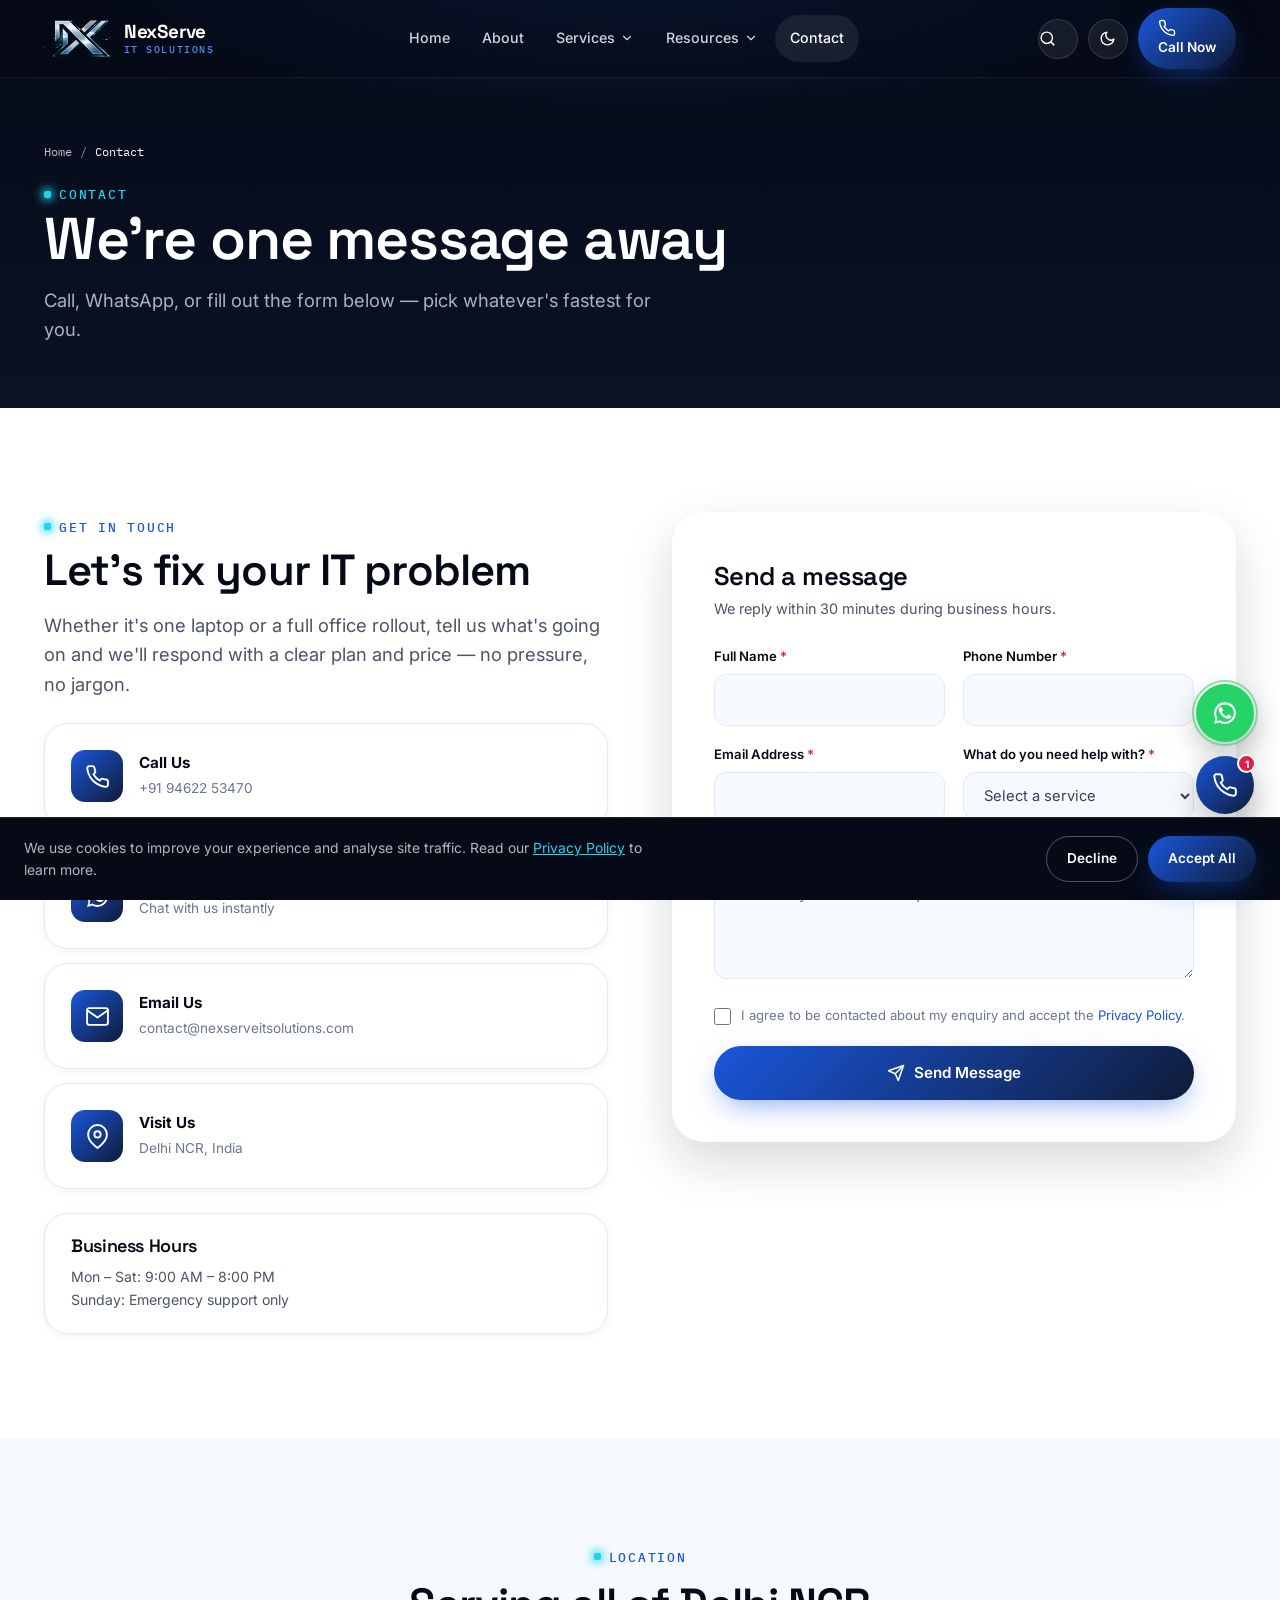
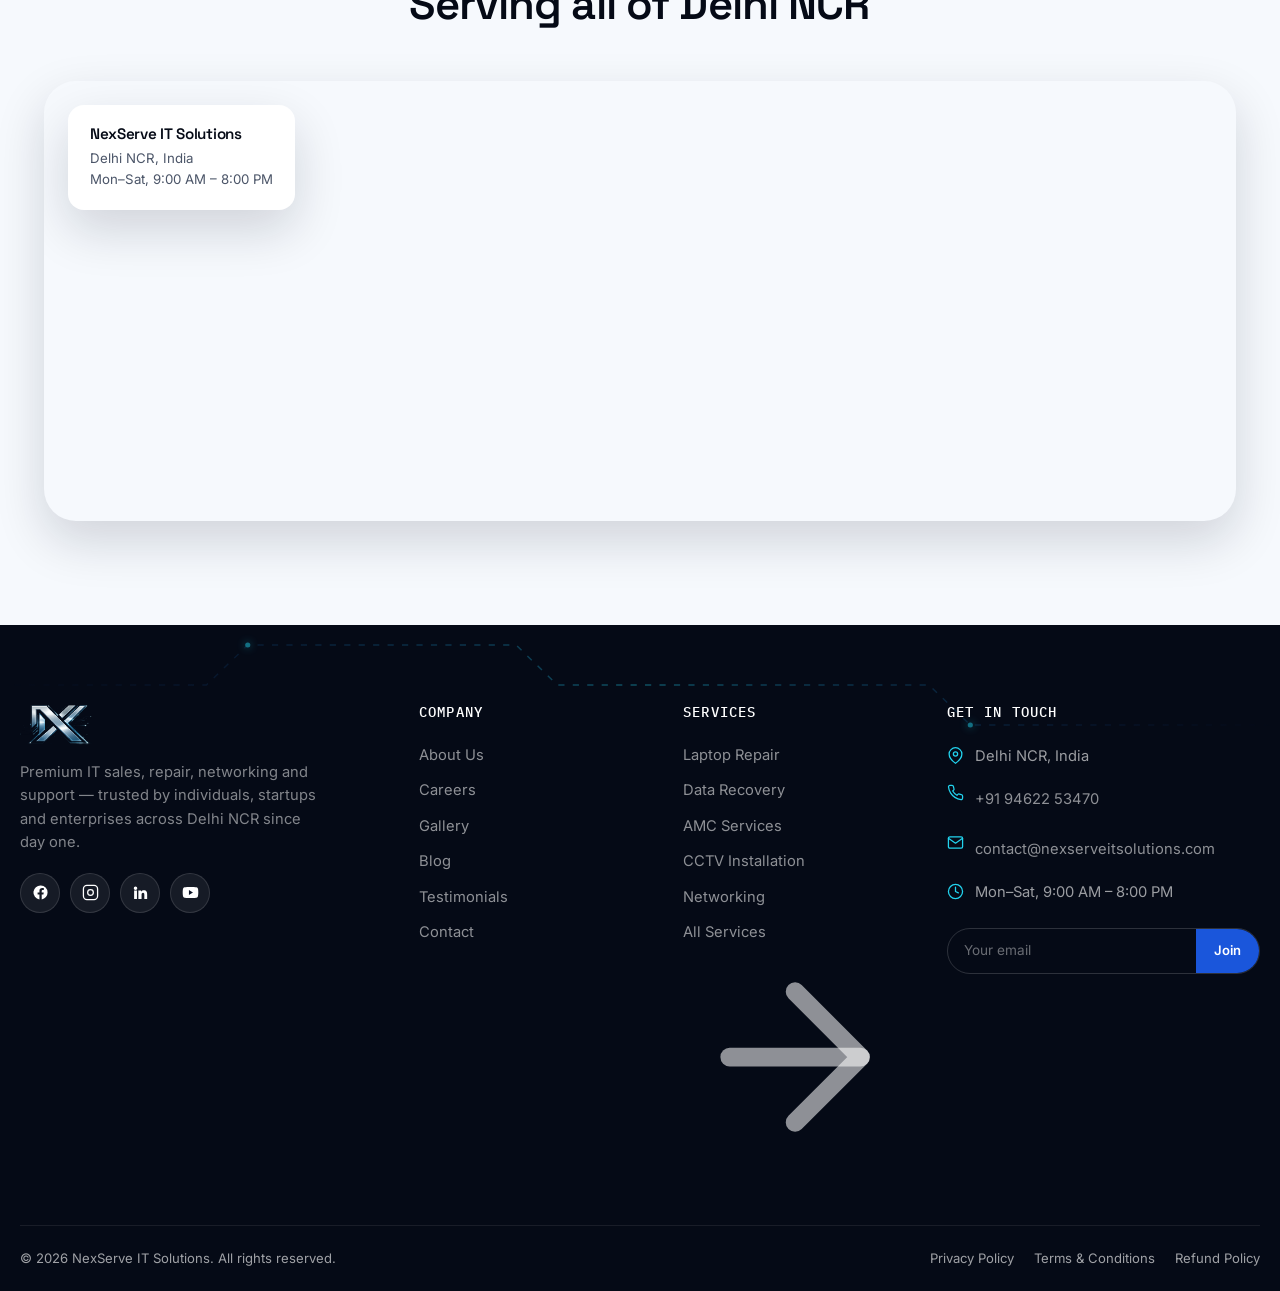
<file: contact.html>
<!DOCTYPE html>
<html lang="en">
<head>
<meta charset="UTF-8">
<meta name="viewport" content="width=device-width, initial-scale=1.0">
<title>Contact Us | NexServe IT Solutions</title>
<meta name="description" content="Get in touch with NexServe IT Solutions — call, WhatsApp or send a message for laptop repair, CCTV, networking and IT support across Delhi NCR.">
<meta name="keywords" content="contact NexServe, IT support phone number Delhi, laptop repair enquiry">
<meta name="author" content="NexServe IT Solutions">
<meta name="robots" content="index, follow">
<link rel="canonical" href="https://nexserveitsolutions.com/contact.html">

<!-- Open Graph -->
<meta property="og:type" content="website">
<meta property="og:title" content="Contact Us | NexServe IT Solutions">
<meta property="og:description" content="Get in touch with NexServe IT Solutions — call, WhatsApp or send a message for laptop repair, CCTV, networking and IT support across Delhi NCR.">
<meta property="og:url" content="https://nexserveitsolutions.com/contact.html">
<meta property="og:image" content="https://nexserveitsolutions.com/assets/logo-full.png">
<meta property="og:site_name" content="NexServe IT Solutions">
<meta property="og:locale" content="en_IN">

<!-- Twitter Card -->
<meta name="twitter:card" content="summary_large_image">
<meta name="twitter:title" content="Contact Us | NexServe IT Solutions">
<meta name="twitter:description" content="Get in touch with NexServe IT Solutions — call, WhatsApp or send a message for laptop repair, CCTV, networking and IT support across Delhi NCR.">
<meta name="twitter:image" content="https://nexserveitsolutions.com/assets/logo-full.png">

<link rel="icon" type="image/png" href="assets/favicon.png">
<link rel="apple-touch-icon" href="assets/favicon.png">

<link rel="preconnect" href="https://fonts.googleapis.com">
<link rel="preconnect" href="https://fonts.gstatic.com" crossorigin>
<link href="https://fonts.googleapis.com/css2?family=Space+Grotesk:wght@500;600;700&family=Inter:wght@400;500;600;700;800&family=IBM+Plex+Mono:wght@400;500&display=swap" rel="stylesheet">

<link rel="stylesheet" href="css/style.css">
<link rel="stylesheet" href="css/components.css">

<script type="application/ld+json">
{
  "@context": "https://schema.org",
  "@type": "ProfessionalService",
  "name": "NexServe IT Solutions",
  "image": "https://nexserveitsolutions.com/assets/logo-full.png",
  "url": "https://nexserveitsolutions.com",
  "telephone": "+91-9462253470",
  "email": "contact@nexserveitsolutions.com",
  "priceRange": "$$",
  "address": {
    "@type": "PostalAddress",
    "addressLocality": "Delhi NCR",
    "addressRegion": "Delhi",
    "addressCountry": "IN"
  },
  "openingHoursSpecification": {
    "@type": "OpeningHoursSpecification",
    "dayOfWeek": ["Monday","Tuesday","Wednesday","Thursday","Friday","Saturday"],
    "opens": "09:00",
    "closes": "20:00"
  },
  "founder": [
    {"@type":"Person","name":"Tarun Kumar"},
    {"@type":"Person","name":"Sagar Pathak"}
  ],
  "areaServed": "Delhi NCR",
  "sameAs": []
}
</script>
</head>
<body>

<div id="pageLoader" aria-hidden="true">
  <div class="loader-mark">
    <svg viewBox="0 0 50 50"><circle cx="25" cy="25" r="20" fill="none" stroke="#1a56db" stroke-width="4" stroke-linecap="round" stroke-dasharray="90 60"/></svg>
  </div>
</div>
<div id="scrollProgress"></div>

<a href="#main" class="skip-link">Skip to content</a>
<header id="siteHeader">
  <div class="container header-inner">
    <a href="index.html" class="brand" aria-label="NexServe IT Solutions — Home">
      <img src="assets/logo-icon.png" alt="NexServe IT Solutions logo" width="38" height="21">
      <span class="brand-name">NexServe<span>IT SOLUTIONS</span></span>
    </a>

    <nav aria-label="Primary">
      <ul class="main-nav">
        <li class=""><a href="index.html">Home</a></li>
        <li class=""><a href="about.html">About</a></li>
        <li>
          <a href="services.html">Services <svg viewBox="0 0 24 24" fill="none" stroke="currentColor" stroke-width="2" stroke-linecap="round" stroke-linejoin="round"><polyline points="6 9 12 15 18 9"/></svg></a>
          <div class="mega">
            <div>
              <div class="mega-col-title">Repair &amp; Support</div>
              <a class="mega-item" href="services.html#laptop-repair"><svg viewBox="0 0 24 24" fill="none" stroke="currentColor" stroke-width="1.8" stroke-linecap="round" stroke-linejoin="round"><path d="M14.7 6.3a4 4 0 1 0-5.66 5.66l-6 6a2 2 0 0 0 2.83 2.83l6-6a4 4 0 0 0 5.66-5.66l-2.12 2.12-2.83-2.83z"/></svg><span><span class="t">Laptop Repair</span><span class="d">Hardware &amp; software fixes</span></span></a>
              <a class="mega-item" href="services.html#data-recovery"><svg viewBox="0 0 24 24" fill="none" stroke="currentColor" stroke-width="1.8" stroke-linecap="round" stroke-linejoin="round"><line x1="22" y1="12" x2="2" y2="12"/><path d="M5.45 5.11 2 12v6a2 2 0 0 0 2 2h16a2 2 0 0 0 2-2v-6l-3.45-6.89A2 2 0 0 0 16.76 4H7.24a2 2 0 0 0-1.79 1.11z"/><circle cx="6.5" cy="16.5" r=".7" fill="currentColor" stroke="none"/><circle cx="10.5" cy="16.5" r=".7" fill="currentColor" stroke="none"/></svg><span><span class="t">Data Recovery</span><span class="d">Crashed &amp; formatted drives</span></span></a>
              <a class="mega-item" href="services.html#printer"><svg viewBox="0 0 24 24" fill="none" stroke="currentColor" stroke-width="1.8" stroke-linecap="round" stroke-linejoin="round"><polyline points="6 9 6 2 18 2 18 9"/><path d="M6 18H4a2 2 0 0 1-2-2v-5a2 2 0 0 1 2-2h16a2 2 0 0 1 2 2v5a2 2 0 0 1-2 2h-2"/><rect x="6" y="14" width="12" height="8"/></svg><span><span class="t">Printer Support</span><span class="d">Setup, drivers &amp; repair</span></span></a>
              <a class="mega-item" href="services.html#amc"><svg viewBox="0 0 24 24" fill="none" stroke="currentColor" stroke-width="1.8" stroke-linecap="round" stroke-linejoin="round"><path d="M12 22s8-4 8-10V5l-8-3-8 3v7c0 6 8 10 8 10z"/><path d="m9 12 2 2 4-4"/></svg><span><span class="t">AMC Services</span><span class="d">Annual maintenance contracts</span></span></a>
              <a class="mega-item" href="services.html#business-support"><svg viewBox="0 0 24 24" fill="none" stroke="currentColor" stroke-width="1.8" stroke-linecap="round" stroke-linejoin="round"><rect x="2" y="7" width="20" height="14" rx="2"/><path d="M16 21V5a2 2 0 0 0-2-2h-4a2 2 0 0 0-2 2v16"/></svg><span><span class="t">Business IT Support</span><span class="d">Dedicated corporate desk</span></span></a>
            </div>
            <div>
              <div class="mega-col-title">Sales &amp; Infrastructure</div>
              <a class="mega-item" href="services.html#laptop-sales"><svg viewBox="0 0 24 24" fill="none" stroke="currentColor" stroke-width="1.8" stroke-linecap="round" stroke-linejoin="round"><rect x="3" y="4" width="18" height="12" rx="1.5"/><path d="M2 20h20"/><path d="M9 20l1-4h4l1 4"/></svg><span><span class="t">Laptop Sales</span><span class="d">New &amp; refurbished, all brands</span></span></a>
              <a class="mega-item" href="services.html#networking"><svg viewBox="0 0 24 24" fill="none" stroke="currentColor" stroke-width="1.8" stroke-linecap="round" stroke-linejoin="round"><path d="M5 13a10 10 0 0 1 14 0"/><path d="M8.5 16.5a5 5 0 0 1 7 0"/><path d="M2 8.5a15 15 0 0 1 20 0"/><line x1="12" y1="20" x2="12.01" y2="20"/></svg><span><span class="t">Networking Solutions</span><span class="d">LAN, WiFi &amp; routers</span></span></a>
              <a class="mega-item" href="services.html#cctv"><svg viewBox="0 0 24 24" fill="none" stroke="currentColor" stroke-width="1.8" stroke-linecap="round" stroke-linejoin="round"><path d="M23 19a2 2 0 0 1-2 2H3a2 2 0 0 1-2-2V8a2 2 0 0 1 2-2h4l2-3h6l2 3h4a2 2 0 0 1 2 2z"/><circle cx="12" cy="13" r="4"/></svg><span><span class="t">CCTV Installation</span><span class="d">HD &amp; smart surveillance</span></span></a>
              <a class="mega-item" href="services.html#office-setup"><svg viewBox="0 0 24 24" fill="none" stroke="currentColor" stroke-width="1.8" stroke-linecap="round" stroke-linejoin="round"><rect x="4" y="2" width="16" height="20" rx="1"/><line x1="9" y1="7" x2="9" y2="7.01"/><line x1="15" y1="7" x2="15" y2="7.01"/><line x1="9" y1="11" x2="9" y2="11.01"/><line x1="15" y1="11" x2="15" y2="11.01"/><line x1="9" y1="15" x2="9" y2="15.01"/><line x1="15" y1="15" x2="15" y2="15.01"/><path d="M9 22v-4h6v4"/></svg><span><span class="t">Office IT Setup</span><span class="d">Turnkey office deployment</span></span></a>
              <a class="mega-item" href="services.html#software"><svg viewBox="0 0 24 24" fill="none" stroke="currentColor" stroke-width="1.8" stroke-linecap="round" stroke-linejoin="round"><path d="M21 15v4a2 2 0 0 1-2 2H5a2 2 0 0 1-2-2v-4"/><polyline points="7 10 12 15 17 10"/><line x1="12" y1="15" x2="12" y2="3"/></svg><span><span class="t">Software Installation</span><span class="d">OS, Office, Adobe, AutoCAD</span></span></a>
            </div>
            <div class="mega-cta">
              <span style="font-size:.82rem;color:rgba(255,255,255,.6);">Not sure what you need?</span>
              <a href="contact.html" class="btn btn-primary btn-sm">Get Free Consultation <svg viewBox="0 0 24 24" fill="none" stroke="currentColor" stroke-width="2" stroke-linecap="round" stroke-linejoin="round"><line x1="5" y1="12" x2="19" y2="12"/><polyline points="12 5 19 12 12 19"/></svg></a>
            </div>
          </div>
        </li>
        <li>
          <a href="gallery.html">Resources <svg viewBox="0 0 24 24" fill="none" stroke="currentColor" stroke-width="2" stroke-linecap="round" stroke-linejoin="round"><polyline points="6 9 12 15 18 9"/></svg></a>
          <div class="mega" style="width:300px;grid-template-columns:1fr;">
            <div>
              <a class="mega-item" href="gallery.html"><svg viewBox="0 0 24 24" fill="none" stroke="currentColor" stroke-width="1.8" stroke-linecap="round" stroke-linejoin="round"><path d="M23 19a2 2 0 0 1-2 2H3a2 2 0 0 1-2-2V8a2 2 0 0 1 2-2h4l2-3h6l2 3h4a2 2 0 0 1 2 2z"/><circle cx="12" cy="13" r="4"/></svg><span><span class="t">Gallery</span><span class="d">Our recent work</span></span></a>
              <a class="mega-item" href="blog.html"><svg viewBox="0 0 24 24" fill="none" stroke="currentColor" stroke-width="1.8" stroke-linecap="round" stroke-linejoin="round"><path d="M21 15v4a2 2 0 0 1-2 2H5a2 2 0 0 1-2-2v-4"/><polyline points="7 10 12 15 17 10"/><line x1="12" y1="15" x2="12" y2="3"/></svg><span><span class="t">Blog</span><span class="d">Guides &amp; IT tips</span></span></a>
              <a class="mega-item" href="testimonials.html"><svg viewBox="0 0 24 24" fill="currentColor"><polygon points="12 2 15.09 8.26 22 9.27 17 14.14 18.18 21.02 12 17.77 5.82 21.02 7 14.14 2 9.27 8.91 8.26"/></svg><span><span class="t">Testimonials</span><span class="d">What clients say</span></span></a>
              <a class="mega-item" href="faq.html"><svg viewBox="0 0 24 24" fill="none" stroke="currentColor" stroke-width="1.8" stroke-linecap="round" stroke-linejoin="round"><path d="M3 18v-6a9 9 0 0 1 18 0v6"/><path d="M21 19a2 2 0 0 1-2 2h-1a2 2 0 0 1-2-2v-3a2 2 0 0 1 2-2h3zM3 19a2 2 0 0 0 2 2h1a2 2 0 0 0 2-2v-3a2 2 0 0 0-2-2H3z"/></svg><span><span class="t">FAQ</span><span class="d">Common questions</span></span></a>
              <a class="mega-item" href="careers.html"><svg viewBox="0 0 24 24" fill="none" stroke="currentColor" stroke-width="1.8" stroke-linecap="round" stroke-linejoin="round"><rect x="2" y="7" width="20" height="14" rx="2"/><path d="M16 21V5a2 2 0 0 0-2-2h-4a2 2 0 0 0-2 2v16"/></svg><span><span class="t">Careers</span><span class="d">Join our team</span></span></a>
            </div>
          </div>
        </li>
        <li class=" active"><a href="contact.html">Contact</a></li>
      </ul>
    </nav>

    <div class="header-actions">
      <button class="icon-btn search-trigger hide-mobile" aria-label="Search site"><svg viewBox="0 0 24 24" fill="none" stroke="currentColor" stroke-width="2" stroke-linecap="round" stroke-linejoin="round"><circle cx="11" cy="11" r="8"/><line x1="21" y1="21" x2="16.65" y2="16.65"/></svg></button>
      <button class="icon-btn theme-toggle hide-mobile" aria-label="Toggle dark mode"><svg class="icon-sun" viewBox="0 0 24 24" fill="none" stroke="currentColor" stroke-width="2" stroke-linecap="round" stroke-linejoin="round"><circle cx="12" cy="12" r="5"/><line x1="12" y1="1" x2="12" y2="3"/><line x1="12" y1="21" x2="12" y2="23"/><line x1="4.22" y1="4.22" x2="5.64" y2="5.64"/><line x1="18.36" y1="18.36" x2="19.78" y2="19.78"/><line x1="1" y1="12" x2="3" y2="12"/><line x1="21" y1="12" x2="23" y2="12"/><line x1="4.22" y1="19.78" x2="5.64" y2="18.36"/><line x1="18.36" y1="5.64" x2="19.78" y2="4.22"/></svg><svg class="icon-moon" viewBox="0 0 24 24" fill="none" stroke="currentColor" stroke-width="2" stroke-linecap="round" stroke-linejoin="round"><path d="M21 12.79A9 9 0 1 1 11.21 3 7 7 0 0 0 21 12.79z"/></svg></button>
      <a href="tel:+919462253470" class="btn btn-primary btn-sm hide-mobile"><span><svg viewBox="0 0 24 24" fill="none" stroke="currentColor" stroke-width="1.8" stroke-linecap="round" stroke-linejoin="round"><path d="M22 16.92v3a2 2 0 0 1-2.18 2 19.79 19.79 0 0 1-8.63-3.07 19.5 19.5 0 0 1-6-6 19.79 19.79 0 0 1-3.07-8.67A2 2 0 0 1 4.11 2h3a2 2 0 0 1 2 1.72c.127.96.362 1.903.7 2.81a2 2 0 0 1-.45 2.11L8.09 9.91a16 16 0 0 0 6 6l1.27-1.27a2 2 0 0 1 2.11-.45c.907.338 1.85.573 2.81.7A2 2 0 0 1 22 16.92z"/></svg></span>Call Now</a>
      <button class="icon-btn nav-toggle" aria-label="Open menu" aria-expanded="false"><svg viewBox="0 0 24 24" fill="none" stroke="currentColor" stroke-width="2" stroke-linecap="round" stroke-linejoin="round"><line x1="3" y1="6" x2="21" y2="6"/><line x1="3" y1="12" x2="21" y2="12"/><line x1="3" y1="18" x2="21" y2="18"/></svg></button>
    </div>
  </div>
</header>

<div id="navScrim"></div>
<aside class="mobile-nav" id="mobileNav" aria-label="Mobile navigation">
  <div class="mobile-nav-head">
    <img src="assets/logo-icon.png" alt="NexServe" width="34" height="19">
    <button class="icon-btn mobile-nav-close" aria-label="Close menu"><svg viewBox="0 0 24 24" fill="none" stroke="currentColor" stroke-width="2" stroke-linecap="round" stroke-linejoin="round"><line x1="18" y1="6" x2="6" y2="18"/><line x1="6" y1="6" x2="18" y2="18"/></svg></button>
  </div>
  <a href="index.html">Home</a>
  <a href="about.html">About Us</a>
  <details class="mobile-nav-group">
    <summary>Services <svg viewBox="0 0 24 24" fill="none" stroke="currentColor" stroke-width="2" stroke-linecap="round" stroke-linejoin="round"><polyline points="6 9 12 15 18 9"/></svg></summary>
    <div class="m-sub">
      <a href="services.html#laptop-sales">Laptop Sales</a>
      <a href="services.html#laptop-repair">Laptop Repair</a>
      <a href="services.html#data-recovery">Data Recovery</a>
      <a href="services.html#amc">AMC Services</a>
      <a href="services.html#cctv">CCTV Installation</a>
      <a href="services.html#networking">Networking Solutions</a>
      <a href="services.html#office-setup">Office IT Setup</a>
      <a href="services.html#software">Software Installation</a>
      <a href="services.html#printer">Printer Support</a>
      <a href="services.html#business-support">Business IT Support</a>
    </div>
  </details>
  <a href="gallery.html">Gallery</a>
  <a href="blog.html">Blog</a>
  <a href="testimonials.html">Testimonials</a>
  <a href="faq.html">FAQ</a>
  <a href="careers.html">Careers</a>
  <a href="contact.html">Contact</a>
  <div class="mt-4" style="display:flex;flex-direction:column;gap:12px;">
    <a href="tel:+919462253470" class="btn btn-primary btn-block"><svg viewBox="0 0 24 24" fill="none" stroke="currentColor" stroke-width="1.8" stroke-linecap="round" stroke-linejoin="round"><path d="M22 16.92v3a2 2 0 0 1-2.18 2 19.79 19.79 0 0 1-8.63-3.07 19.5 19.5 0 0 1-6-6 19.79 19.79 0 0 1-3.07-8.67A2 2 0 0 1 4.11 2h3a2 2 0 0 1 2 1.72c.127.96.362 1.903.7 2.81a2 2 0 0 1-.45 2.11L8.09 9.91a16 16 0 0 0 6 6l1.27-1.27a2 2 0 0 1 2.11-.45c.907.338 1.85.573 2.81.7A2 2 0 0 1 22 16.92z"/></svg> Call +91 94622 53470</a>
    <a href="https://wa.me/919462253470?text=Hi%20NexServe%2C%20I%27d%20like%20to%20know%20more%20about%20your%20IT%20services." target="_blank" rel="noopener" class="btn btn-whatsapp btn-block"><svg viewBox="0 0 24 24" fill="currentColor"><path d="M17.5 14.4c-.3-.1-1.7-.9-2-1-.3-.1-.5-.1-.7.1-.2.3-.7 1-.9 1.2-.2.2-.3.2-.6.1-.3-.1-1.3-.5-2.4-1.5-.9-.8-1.5-1.8-1.7-2.1-.2-.3 0-.5.1-.6.1-.1.3-.3.4-.5.1-.2.2-.3.3-.5.1-.2 0-.4 0-.5C10 9 9.3 7.6 9 7c-.1-.5-.4-.4-.6-.4h-.5c-.2 0-.5.1-.7.3-.3.3-1 1-1 2.4s1 2.8 1.2 3c.1.2 2 3.1 4.9 4.3.7.3 1.2.5 1.6.6.7.2 1.3.2 1.8.1.5-.1 1.7-.7 2-1.4.2-.7.2-1.2.1-1.4-.1-.1-.3-.2-.6-.3z"/><path d="M12 2a10 10 0 0 0-8.6 15.1L2 22l5.1-1.3A10 10 0 1 0 12 2zm0 18.2c-1.6 0-3.1-.4-4.4-1.2l-.3-.2-3.1.8.8-3-.2-.3A8.2 8.2 0 1 1 20.2 12 8.2 8.2 0 0 1 12 20.2z"/></svg> WhatsApp Us</a>
  </div>
</aside>

<div id="searchOverlay" role="dialog" aria-label="Site search">
  <button class="icon-btn search-close" aria-label="Close search"><svg viewBox="0 0 24 24" fill="none" stroke="currentColor" stroke-width="2" stroke-linecap="round" stroke-linejoin="round"><line x1="18" y1="6" x2="6" y2="18"/><line x1="6" y1="6" x2="18" y2="18"/></svg></button>
  <div class="search-box">
    <input type="text" placeholder="Search services, pages…" aria-label="Search">
    <div class="search-hint">Press <strong>Esc</strong> to close · Try “CCTV”, “repair”, “careers”</div>
    <div class="search-results"></div>
  </div>
</div>
<main id="main">

<section class="page-hero">
  <div class="container"><div class="breadcrumb"><a href="index.html">Home</a><span>/</span><span style="color:#fff;">Contact</span></div></div>
  <div class="container">
    <span class="eyebrow on-dark">Contact</span>
    <h1>We're one message away</h1>
    <p class="lead">Call, WhatsApp, or fill out the form below — pick whatever's fastest for you.</p>
  </div>
</section>

<section class="bg-white">
  <div class="container split" style="align-items:flex-start;">
    
<div data-reveal="left">
  <span class="eyebrow">Get In Touch</span>
  <h2 class="mt-1">Let's fix your IT problem</h2>
  <p class="lead mt-2">Whether it's one laptop or a full office rollout, tell us what's going on and we'll respond with a clear plan and price — no pressure, no jargon.</p>
  <div class="mt-3" style="display:flex;flex-direction:column;gap:14px;">
      <a href="tel:+919462253470" target="_self" rel="" class="card" style="padding:26px;display:flex;gap:16px;align-items:center;--i:0;" data-reveal="scale">
        <div class="why-icon" style="margin:0;"><svg viewBox="0 0 24 24" fill="none" stroke="currentColor" stroke-width="1.8" stroke-linecap="round" stroke-linejoin="round"><path d="M22 16.92v3a2 2 0 0 1-2.18 2 19.79 19.79 0 0 1-8.63-3.07 19.5 19.5 0 0 1-6-6 19.79 19.79 0 0 1-3.07-8.67A2 2 0 0 1 4.11 2h3a2 2 0 0 1 2 1.72c.127.96.362 1.903.7 2.81a2 2 0 0 1-.45 2.11L8.09 9.91a16 16 0 0 0 6 6l1.27-1.27a2 2 0 0 1 2.11-.45c.907.338 1.85.573 2.81.7A2 2 0 0 1 22 16.92z"/></svg></div>
        <div><strong style="display:block;color:var(--navy-950);font-size:.95rem;">Call Us</strong><span style="font-size:.85rem;color:var(--slate-500);">+91 94622 53470</span></div>
      </a>
      <a href="https://wa.me/919462253470?text=Hi%20NexServe%2C%20I%27d%20like%20to%20know%20more%20about%20your%20IT%20services." target="_blank" rel="noopener" class="card" style="padding:26px;display:flex;gap:16px;align-items:center;--i:1;" data-reveal="scale">
        <div class="why-icon" style="margin:0;"><svg viewBox="0 0 24 24" fill="currentColor"><path d="M17.5 14.4c-.3-.1-1.7-.9-2-1-.3-.1-.5-.1-.7.1-.2.3-.7 1-.9 1.2-.2.2-.3.2-.6.1-.3-.1-1.3-.5-2.4-1.5-.9-.8-1.5-1.8-1.7-2.1-.2-.3 0-.5.1-.6.1-.1.3-.3.4-.5.1-.2.2-.3.3-.5.1-.2 0-.4 0-.5C10 9 9.3 7.6 9 7c-.1-.5-.4-.4-.6-.4h-.5c-.2 0-.5.1-.7.3-.3.3-1 1-1 2.4s1 2.8 1.2 3c.1.2 2 3.1 4.9 4.3.7.3 1.2.5 1.6.6.7.2 1.3.2 1.8.1.5-.1 1.7-.7 2-1.4.2-.7.2-1.2.1-1.4-.1-.1-.3-.2-.6-.3z"/><path d="M12 2a10 10 0 0 0-8.6 15.1L2 22l5.1-1.3A10 10 0 1 0 12 2zm0 18.2c-1.6 0-3.1-.4-4.4-1.2l-.3-.2-3.1.8.8-3-.2-.3A8.2 8.2 0 1 1 20.2 12 8.2 8.2 0 0 1 12 20.2z"/></svg></div>
        <div><strong style="display:block;color:var(--navy-950);font-size:.95rem;">WhatsApp</strong><span style="font-size:.85rem;color:var(--slate-500);">Chat with us instantly</span></div>
      </a>
      <a href="mailto:contact@nexserveitsolutions.com" target="_self" rel="" class="card" style="padding:26px;display:flex;gap:16px;align-items:center;--i:2;" data-reveal="scale">
        <div class="why-icon" style="margin:0;"><svg viewBox="0 0 24 24" fill="none" stroke="currentColor" stroke-width="1.8" stroke-linecap="round" stroke-linejoin="round"><path d="M4 4h16a2 2 0 0 1 2 2v12a2 2 0 0 1-2 2H4a2 2 0 0 1-2-2V6a2 2 0 0 1 2-2z"/><polyline points="22,6 12,13 2,6"/></svg></div>
        <div><strong style="display:block;color:var(--navy-950);font-size:.95rem;">Email Us</strong><span style="font-size:.85rem;color:var(--slate-500);">contact@nexserveitsolutions.com</span></div>
      </a>
      <a href="#map" target="_self" rel="" class="card" style="padding:26px;display:flex;gap:16px;align-items:center;--i:3;" data-reveal="scale">
        <div class="why-icon" style="margin:0;"><svg viewBox="0 0 24 24" fill="none" stroke="currentColor" stroke-width="1.8" stroke-linecap="round" stroke-linejoin="round"><path d="M21 10c0 7-9 13-9 13s-9-6-9-13a9 9 0 0 1 18 0z"/><circle cx="12" cy="10" r="3"/></svg></div>
        <div><strong style="display:block;color:var(--navy-950);font-size:.95rem;">Visit Us</strong><span style="font-size:.85rem;color:var(--slate-500);">Delhi NCR, India</span></div>
      </a></div>
  <div class="mt-3 card" style="padding:22px 26px;">
    <h4 style="margin-bottom:10px;">Business Hours</h4>
    <p style="font-size:.88rem;">Mon – Sat: 9:00 AM – 8:00 PM<br>Sunday: Emergency support only</p>
  </div>
</div>

    
<div class="form-panel" data-reveal="right">
  <h3 class="mt-1" style="margin-bottom:6px;">Send a message</h3>
  <p style="margin-bottom:26px;font-size:.9rem;">We reply within 30 minutes during business hours.</p>
  <form data-validate novalidate id="contactForm" data-sheet-form="true">
    <input type="text" name="company_website" class="honeypot" tabindex="-1" autocomplete="off" aria-hidden="true">
    <input type="hidden" name="formType" value="Contact Page Enquiry">
    <div class="form-row">
      <div class="field"><label for="fName">Full Name <span class="req">*</span></label><input type="text" id="fName" name="name" required><span class="field-error">Please enter your name.</span></div>
      <div class="field"><label for="fPhone">Phone Number <span class="req">*</span></label><input type="tel" id="fPhone" name="phone" required><span class="field-error">Enter a valid phone number.</span></div>
    </div>
    <div class="form-row">
      <div class="field"><label for="fEmail">Email Address <span class="req">*</span></label><input type="email" id="fEmail" name="email" required><span class="field-error">Enter a valid email address.</span></div>
      <div class="field">
        <label for="fNeed">What do you need help with? <span class="req">*</span></label>
        <select id="fNeed" name="service" required>
          <option value="" selected disabled>Select a service</option>
          <option>Laptop Sales</option><option>Laptop Repair</option><option>Data Recovery</option>
          <option>AMC Services</option><option>CCTV Installation</option><option>Networking Solutions</option>
          <option>Office IT Setup</option><option>Software Installation</option><option>Printer Support</option>
          <option>Business IT Support</option><option>Something else</option>
        </select>
        <span class="field-error">Please select an option.</span>
      </div>
    </div>
    <div class="field"><label for="fMsg">Message <span class="req">*</span></label><textarea id="fMsg" name="message" required placeholder="Describe your issue or requirement…"></textarea><span class="field-error">Please add a short message.</span></div>
    <div class="consent-row"><input type="checkbox" id="fConsent" required><label for="fConsent">I agree to be contacted about my enquiry and accept the <a href="privacy.html" style="color:var(--blue-600);">Privacy Policy</a>.</label></div>
    <button type="submit" class="btn btn-primary btn-block"><svg viewBox="0 0 24 24" fill="none" stroke="currentColor" stroke-width="2" stroke-linecap="round" stroke-linejoin="round"><line x1="22" y1="2" x2="11" y2="13"/><polygon points="22 2 15 22 11 13 2 9 22 2"/></svg> Send Message</button>
  </form>
</div>

  </div>
</section>

<section class="bg-ice" id="map">
  <div class="container">
    <div class="section-head center"><span class="eyebrow">Location</span><h2>Serving all of Delhi NCR</h2></div>
    <div class="map-wrap" data-reveal="scale">
      <div class="map-card">
        <h4>NexServe IT Solutions</h4>
        <p>Delhi NCR, India<br>Mon–Sat, 9:00 AM – 8:00 PM</p>
      </div>
      <iframe src="https://www.google.com/maps?q=Delhi%20NCR&output=embed" title="NexServe IT Solutions location map" loading="lazy" referrerpolicy="no-referrer-when-downgrade"></iframe>
    </div>
  </div>
</section>


</main>

<footer>
  <svg class="circuit-line" width="100%" height="220" style="top:0;left:0;" viewBox="0 0 1240 220" preserveAspectRatio="none" aria-hidden="true">
    <defs><linearGradient id="traceGrad2" x1="0" y1="0" x2="1" y2="0"><stop offset="0%" stop-color="#1a56db" stop-opacity="0"/><stop offset="50%" stop-color="#22d3ee" stop-opacity=".7"/><stop offset="100%" stop-color="#1a56db" stop-opacity="0"/></linearGradient></defs>
    <path class="trace-path" style="stroke:url(#traceGrad2)" d="M0,60 L200,60 L240,20 L500,20 L540,60 L900,60 L940,100 L1240,100"/>
    <circle class="node pulse-dot" cx="240" cy="20" r="2.5"/>
    <circle class="node pulse-dot" cx="940" cy="100" r="2.5"/>
  </svg>

  <div class="container footer-top">
    <div class="footer-grid">
      <div class="footer-brand">
        <img src="assets/logo-icon.png" alt="NexServe IT Solutions" width="120" height="66" style="height:40px;width:auto;">
        <p>Premium IT sales, repair, networking and support — trusted by individuals, startups and enterprises across Delhi NCR since day one.</p>
        <div class="footer-social">
          <a href="#" class="icon-btn" aria-label="Facebook"><svg viewBox="0 0 24 24" fill="currentColor"><path d="M22 12a10 10 0 1 0-11.5 9.9v-7H7.9V12h2.6V9.8c0-2.6 1.5-4 3.9-4 1.1 0 2.3.2 2.3.2v2.5h-1.3c-1.3 0-1.7.8-1.7 1.6V12h2.9l-.5 2.9h-2.4v7A10 10 0 0 0 22 12z"/></svg></a>
          <a href="#" class="icon-btn" aria-label="Instagram"><svg viewBox="0 0 24 24" fill="none" stroke="currentColor" stroke-width="1.8"><rect x="2" y="2" width="20" height="20" rx="5"/><circle cx="12" cy="12" r="4"/><line x1="17.5" y1="6.5" x2="17.5" y2="6.5"/></svg></a>
          <a href="#" class="icon-btn" aria-label="LinkedIn"><svg viewBox="0 0 24 24" fill="currentColor"><path d="M4.98 3.5a2.5 2.5 0 1 1 0 5 2.5 2.5 0 0 1 0-5zM3 9h4v12H3zM9 9h3.8v1.7h.05c.53-1 1.83-2 3.77-2 4.03 0 4.78 2.65 4.78 6.1V21h-4v-5.5c0-1.3 0-3-1.8-3s-2.1 1.4-2.1 2.9V21H9z"/></svg></a>
          <a href="#" class="icon-btn" aria-label="YouTube"><svg viewBox="0 0 24 24" fill="currentColor"><path d="M23 12s0-3.5-.45-5.2a3 3 0 0 0-2.1-2.1C18.7 4.2 12 4.2 12 4.2s-6.7 0-8.45.5a3 3 0 0 0-2.1 2.1C1 8.5 1 12 1 12s0 3.5.45 5.2a3 3 0 0 0 2.1 2.1c1.75.5 8.45.5 8.45.5s6.7 0 8.45-.5a3 3 0 0 0 2.1-2.1C23 15.5 23 12 23 12z"/><polygon points="9.75 15.5 15.5 12 9.75 8.5" fill="#0a1226"/></svg></a>
        </div>
      </div>
      <div class="footer-col">
        <h4>Company</h4>
        <a href="about.html">About Us</a>
        <a href="careers.html">Careers</a>
        <a href="gallery.html">Gallery</a>
        <a href="blog.html">Blog</a>
        <a href="testimonials.html">Testimonials</a>
        <a href="contact.html">Contact</a>
      </div>
      <div class="footer-col">
        <h4>Services</h4>
        <a href="services.html#laptop-repair">Laptop Repair</a>
        <a href="services.html#data-recovery">Data Recovery</a>
        <a href="services.html#amc">AMC Services</a>
        <a href="services.html#cctv">CCTV Installation</a>
        <a href="services.html#networking">Networking</a>
        <a href="services.html">All Services <svg viewBox="0 0 24 24" fill="none" stroke="currentColor" stroke-width="2" stroke-linecap="round" stroke-linejoin="round"><line x1="5" y1="12" x2="19" y2="12"/><polyline points="12 5 19 12 12 19"/></svg></a>
      </div>
      <div class="footer-col">
        <h4>Get in Touch</h4>
        <ul class="footer-contact">
          <li><svg viewBox="0 0 24 24" fill="none" stroke="currentColor" stroke-width="1.8" stroke-linecap="round" stroke-linejoin="round"><path d="M21 10c0 7-9 13-9 13s-9-6-9-13a9 9 0 0 1 18 0z"/><circle cx="12" cy="10" r="3"/></svg><span>Delhi NCR, India</span></li>
          <li><svg viewBox="0 0 24 24" fill="none" stroke="currentColor" stroke-width="1.8" stroke-linecap="round" stroke-linejoin="round"><path d="M22 16.92v3a2 2 0 0 1-2.18 2 19.79 19.79 0 0 1-8.63-3.07 19.5 19.5 0 0 1-6-6 19.79 19.79 0 0 1-3.07-8.67A2 2 0 0 1 4.11 2h3a2 2 0 0 1 2 1.72c.127.96.362 1.903.7 2.81a2 2 0 0 1-.45 2.11L8.09 9.91a16 16 0 0 0 6 6l1.27-1.27a2 2 0 0 1 2.11-.45c.907.338 1.85.573 2.81.7A2 2 0 0 1 22 16.92z"/></svg><a href="tel:+919462253470">+91 94622 53470</a></li>
          <li><svg viewBox="0 0 24 24" fill="none" stroke="currentColor" stroke-width="1.8" stroke-linecap="round" stroke-linejoin="round"><path d="M4 4h16a2 2 0 0 1 2 2v12a2 2 0 0 1-2 2H4a2 2 0 0 1-2-2V6a2 2 0 0 1 2-2z"/><polyline points="22,6 12,13 2,6"/></svg><a href="mailto:contact@nexserveitsolutions.com">contact@nexserveitsolutions.com</a></li>
          <li><svg viewBox="0 0 24 24" fill="none" stroke="currentColor" stroke-width="1.8" stroke-linecap="round" stroke-linejoin="round"><circle cx="12" cy="12" r="10"/><polyline points="12 6 12 12 16 14"/></svg><span>Mon–Sat, 9:00 AM – 8:00 PM</span></li>
        </ul>
        <form class="newsletter-mini newsletter-form" data-validate>
          <input type="email" placeholder="Your email" required aria-label="Email for newsletter">
          <button type="submit">Join</button>
        </form>
      </div>
    </div>
  </div>

  <div class="container footer-bottom">
    <span>&copy; <span data-year>2026</span> NexServe IT Solutions. All rights reserved.</span>
    <div class="legal-links">
      <a href="privacy.html">Privacy Policy</a>
      <a href="terms.html">Terms &amp; Conditions</a>
      <a href="refund.html">Refund Policy</a>
    </div>
  </div>
</footer>

<div class="fab-stack">
  <a href="https://wa.me/919462253470?text=Hi%20NexServe%2C%20I%27d%20like%20to%20know%20more%20about%20your%20IT%20services." target="_blank" rel="noopener" class="fab fab-whatsapp" aria-label="Chat on WhatsApp">
    <span class="fab-ring"></span><svg viewBox="0 0 24 24" fill="currentColor"><path d="M17.5 14.4c-.3-.1-1.7-.9-2-1-.3-.1-.5-.1-.7.1-.2.3-.7 1-.9 1.2-.2.2-.3.2-.6.1-.3-.1-1.3-.5-2.4-1.5-.9-.8-1.5-1.8-1.7-2.1-.2-.3 0-.5.1-.6.1-.1.3-.3.4-.5.1-.2.2-.3.3-.5.1-.2 0-.4 0-.5C10 9 9.3 7.6 9 7c-.1-.5-.4-.4-.6-.4h-.5c-.2 0-.5.1-.7.3-.3.3-1 1-1 2.4s1 2.8 1.2 3c.1.2 2 3.1 4.9 4.3.7.3 1.2.5 1.6.6.7.2 1.3.2 1.8.1.5-.1 1.7-.7 2-1.4.2-.7.2-1.2.1-1.4-.1-.1-.3-.2-.6-.3z"/><path d="M12 2a10 10 0 0 0-8.6 15.1L2 22l5.1-1.3A10 10 0 1 0 12 2zm0 18.2c-1.6 0-3.1-.4-4.4-1.2l-.3-.2-3.1.8.8-3-.2-.3A8.2 8.2 0 1 1 20.2 12 8.2 8.2 0 0 1 12 20.2z"/></svg>
  </a>
  <a href="tel:+919462253470" class="fab fab-call" aria-label="Call NexServe">
    <svg viewBox="0 0 24 24" fill="none" stroke="currentColor" stroke-width="1.8" stroke-linecap="round" stroke-linejoin="round"><path d="M22 16.92v3a2 2 0 0 1-2.18 2 19.79 19.79 0 0 1-8.63-3.07 19.5 19.5 0 0 1-6-6 19.79 19.79 0 0 1-3.07-8.67A2 2 0 0 1 4.11 2h3a2 2 0 0 1 2 1.72c.127.96.362 1.903.7 2.81a2 2 0 0 1-.45 2.11L8.09 9.91a16 16 0 0 0 6 6l1.27-1.27a2 2 0 0 1 2.11-.45c.907.338 1.85.573 2.81.7A2 2 0 0 1 22 16.92z"/></svg><span class="fab-badge">1</span>
  </a>
  <button id="backToTop" aria-label="Back to top"><svg viewBox="0 0 24 24" fill="none" stroke="currentColor" stroke-width="2" stroke-linecap="round" stroke-linejoin="round"><line x1="12" y1="19" x2="12" y2="5"/><polyline points="5 12 12 5 19 12"/></svg></button>
</div>

<button id="chatLauncher" class="icon-btn" style="display:none;"></button>
<div id="chatWindow" class="chat-window" role="dialog" aria-label="NexServe assistant chat">
  <div class="chat-head">
    <div class="chat-avatar">NS</div>
    <div><strong>NexServe Assistant</strong><span>Online now</span></div>
    <button class="chat-close icon-btn" style="background:rgba(255,255,255,.15);" aria-label="Close chat"><svg viewBox="0 0 24 24" fill="none" stroke="currentColor" stroke-width="2" stroke-linecap="round" stroke-linejoin="round"><line x1="18" y1="6" x2="6" y2="18"/><line x1="6" y1="6" x2="18" y2="18"/></svg></button>
  </div>
  <div class="chat-body">
    <div class="chat-msg bot">Hi! I'm the NexServe assistant. Ask me about repairs, pricing, CCTV, AMC plans, or anything else.</div>
  </div>
  <div class="chat-quick">
    <button type="button">Repair pricing</button>
    <button type="button">CCTV install</button>
    <button type="button">Talk to a human</button>
  </div>
  <div class="chat-input-row">
    <input type="text" placeholder="Type a message…" aria-label="Chat message">
    <button type="button" aria-label="Send message"><svg viewBox="0 0 24 24" fill="none" stroke="currentColor" stroke-width="2" stroke-linecap="round" stroke-linejoin="round"><line x1="22" y1="2" x2="11" y2="13"/><polygon points="22 2 15 22 11 13 2 9 22 2"/></svg></button>
  </div>
</div>

<div id="toastStack" aria-live="polite"></div>

<div id="cookieBanner" role="dialog" aria-label="Cookie consent">
  <div class="cookie-inner">
    <p>We use cookies to improve your experience and analyse site traffic. Read our <a href="privacy.html">Privacy Policy</a> to learn more.</p>
    <div class="cookie-actions">
      <button class="btn btn-ghost btn-sm" data-consent="declined" style="color:#fff;border-color:rgba(255,255,255,.3);">Decline</button>
      <button class="btn btn-primary btn-sm" data-consent="accepted">Accept All</button>
    </div>
  </div>
</div>

<script src="js/main.js"></script>

</body>
</html>
</file>
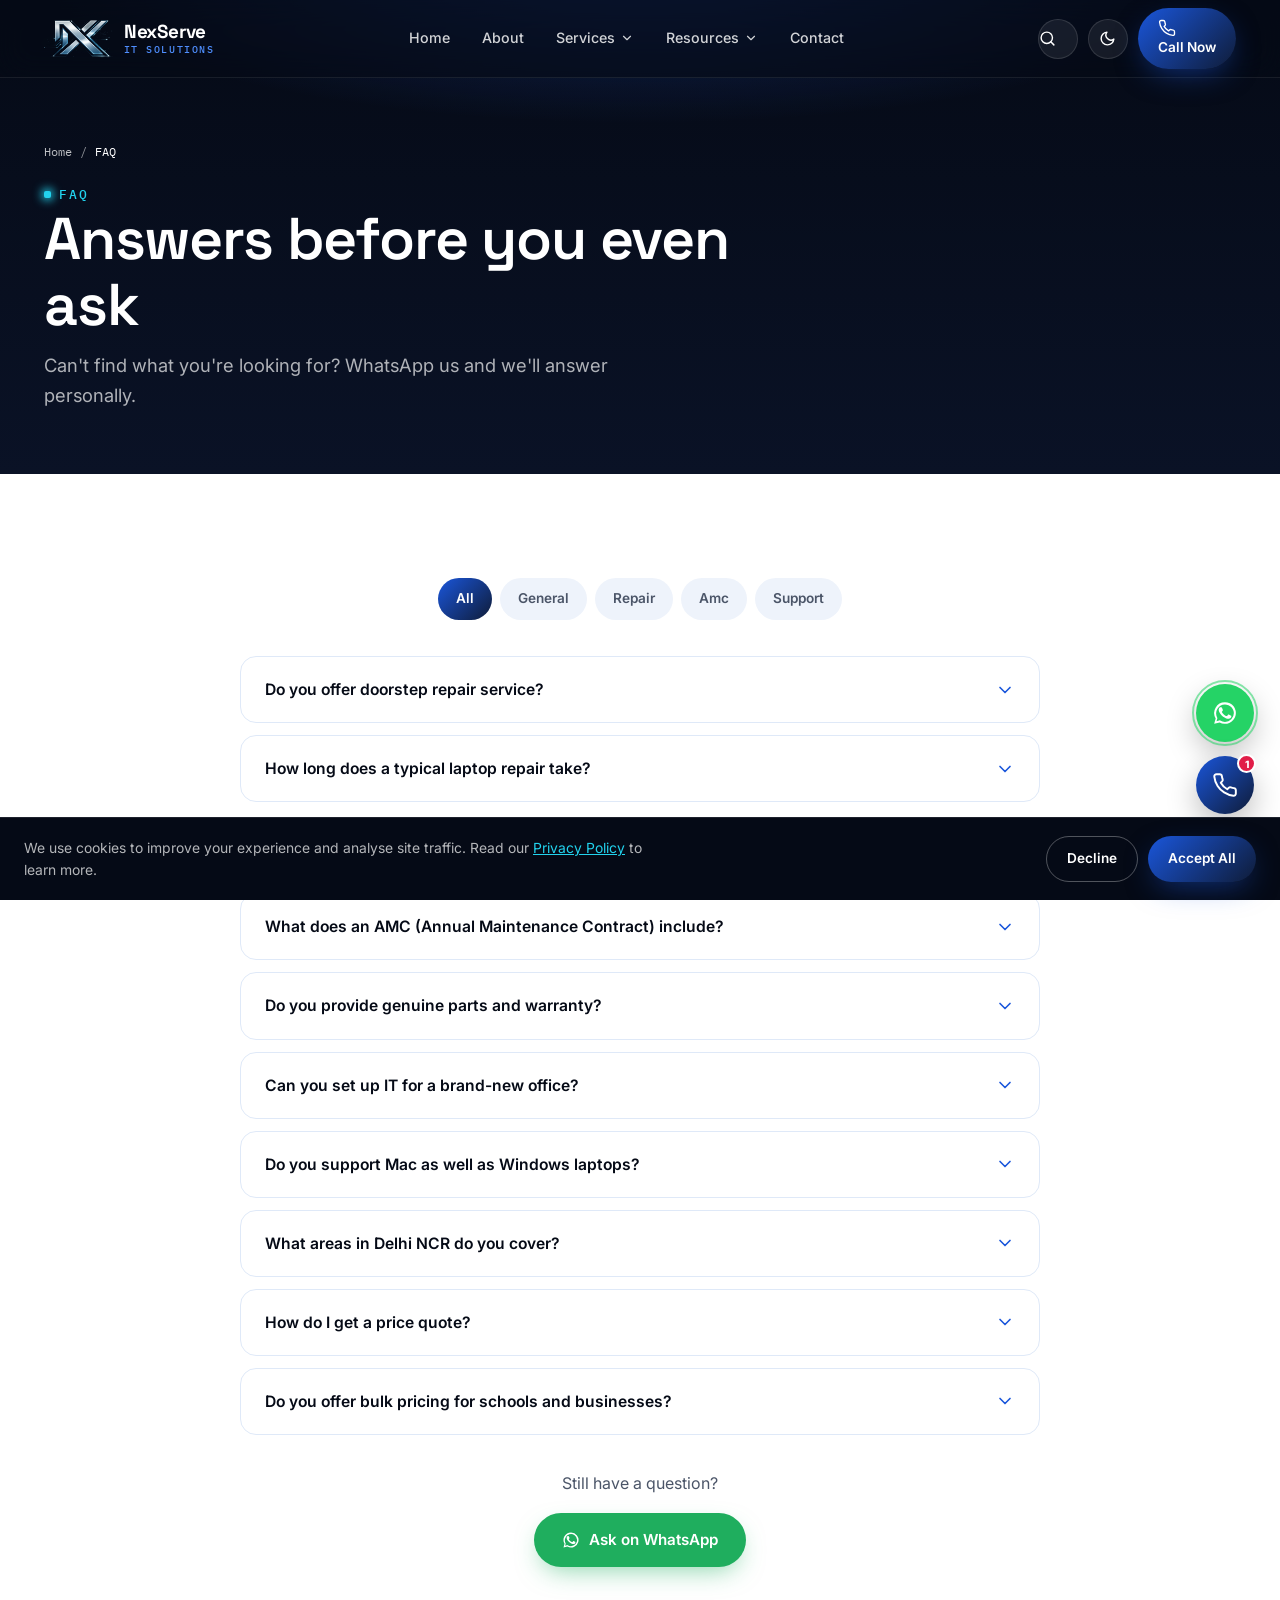
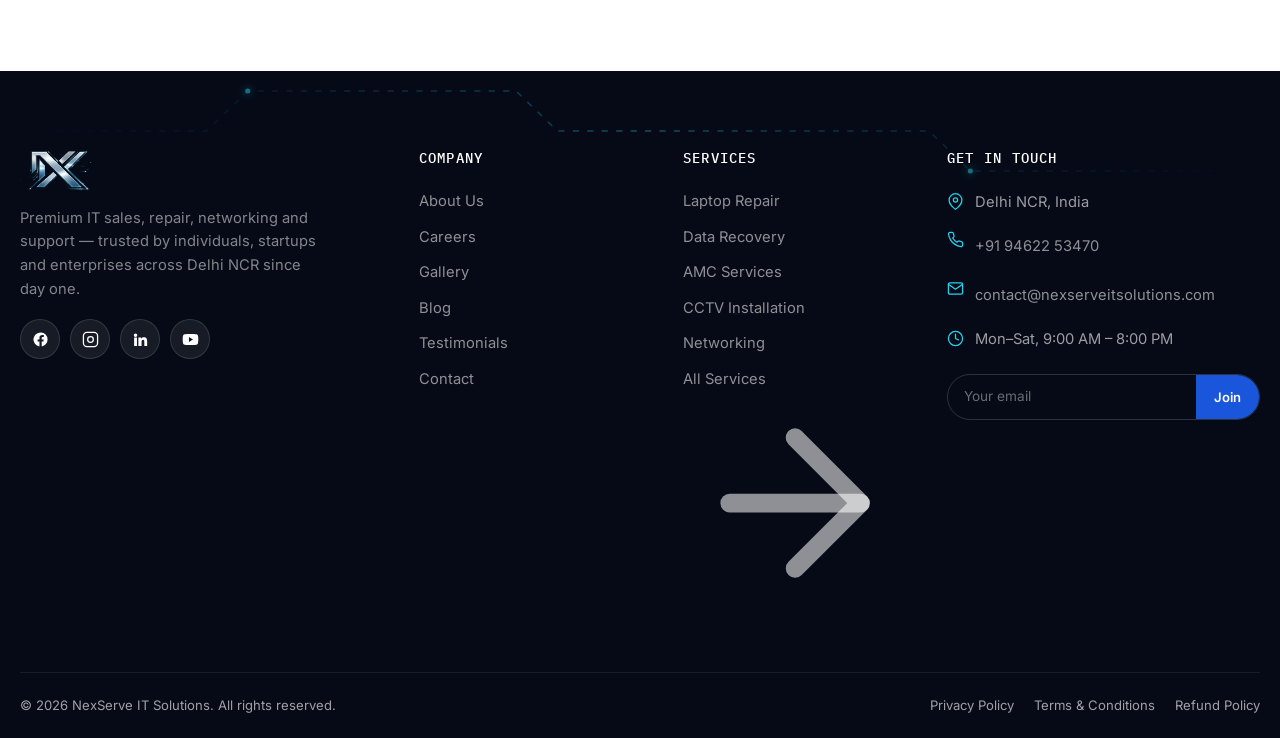
<file: faq.html>
<!DOCTYPE html>
<html lang="en">
<head>
<meta charset="UTF-8">
<meta name="viewport" content="width=device-width, initial-scale=1.0">
<title>FAQ | Frequently Asked Questions | NexServe IT Solutions</title>
<meta name="description" content="Answers to common questions about laptop repair, AMC plans, data recovery, warranty and doorstep IT service from NexServe.">
<meta name="keywords" content="IT support FAQ, laptop repair questions, AMC plan details">
<meta name="author" content="NexServe IT Solutions">
<meta name="robots" content="index, follow">
<link rel="canonical" href="https://nexserveitsolutions.com/faq.html">

<!-- Open Graph -->
<meta property="og:type" content="website">
<meta property="og:title" content="FAQ | Frequently Asked Questions | NexServe IT Solutions">
<meta property="og:description" content="Answers to common questions about laptop repair, AMC plans, data recovery, warranty and doorstep IT service from NexServe.">
<meta property="og:url" content="https://nexserveitsolutions.com/faq.html">
<meta property="og:image" content="https://nexserveitsolutions.com/assets/logo-full.png">
<meta property="og:site_name" content="NexServe IT Solutions">
<meta property="og:locale" content="en_IN">

<!-- Twitter Card -->
<meta name="twitter:card" content="summary_large_image">
<meta name="twitter:title" content="FAQ | Frequently Asked Questions | NexServe IT Solutions">
<meta name="twitter:description" content="Answers to common questions about laptop repair, AMC plans, data recovery, warranty and doorstep IT service from NexServe.">
<meta name="twitter:image" content="https://nexserveitsolutions.com/assets/logo-full.png">

<link rel="icon" type="image/png" href="assets/favicon.png">
<link rel="apple-touch-icon" href="assets/favicon.png">

<link rel="preconnect" href="https://fonts.googleapis.com">
<link rel="preconnect" href="https://fonts.gstatic.com" crossorigin>
<link href="https://fonts.googleapis.com/css2?family=Space+Grotesk:wght@500;600;700&family=Inter:wght@400;500;600;700;800&family=IBM+Plex+Mono:wght@400;500&display=swap" rel="stylesheet">

<link rel="stylesheet" href="css/style.css">
<link rel="stylesheet" href="css/components.css">

<script type="application/ld+json">
{
  "@context": "https://schema.org",
  "@type": "ProfessionalService",
  "name": "NexServe IT Solutions",
  "image": "https://nexserveitsolutions.com/assets/logo-full.png",
  "url": "https://nexserveitsolutions.com",
  "telephone": "+91-9462253470",
  "email": "contact@nexserveitsolutions.com",
  "priceRange": "$$",
  "address": {
    "@type": "PostalAddress",
    "addressLocality": "Delhi NCR",
    "addressRegion": "Delhi",
    "addressCountry": "IN"
  },
  "openingHoursSpecification": {
    "@type": "OpeningHoursSpecification",
    "dayOfWeek": ["Monday","Tuesday","Wednesday","Thursday","Friday","Saturday"],
    "opens": "09:00",
    "closes": "20:00"
  },
  "founder": [
    {"@type":"Person","name":"Tarun Kumar"},
    {"@type":"Person","name":"Sagar Pathak"}
  ],
  "areaServed": "Delhi NCR",
  "sameAs": []
}
</script>
</head>
<body>

<div id="pageLoader" aria-hidden="true">
  <div class="loader-mark">
    <svg viewBox="0 0 50 50"><circle cx="25" cy="25" r="20" fill="none" stroke="#1a56db" stroke-width="4" stroke-linecap="round" stroke-dasharray="90 60"/></svg>
  </div>
</div>
<div id="scrollProgress"></div>

<a href="#main" class="skip-link">Skip to content</a>
<header id="siteHeader">
  <div class="container header-inner">
    <a href="index.html" class="brand" aria-label="NexServe IT Solutions — Home">
      <img src="assets/logo-icon.png" alt="NexServe IT Solutions logo" width="38" height="21">
      <span class="brand-name">NexServe<span>IT SOLUTIONS</span></span>
    </a>

    <nav aria-label="Primary">
      <ul class="main-nav">
        <li class=""><a href="index.html">Home</a></li>
        <li class=""><a href="about.html">About</a></li>
        <li>
          <a href="services.html">Services <svg viewBox="0 0 24 24" fill="none" stroke="currentColor" stroke-width="2" stroke-linecap="round" stroke-linejoin="round"><polyline points="6 9 12 15 18 9"/></svg></a>
          <div class="mega">
            <div>
              <div class="mega-col-title">Repair &amp; Support</div>
              <a class="mega-item" href="services.html#laptop-repair"><svg viewBox="0 0 24 24" fill="none" stroke="currentColor" stroke-width="1.8" stroke-linecap="round" stroke-linejoin="round"><path d="M14.7 6.3a4 4 0 1 0-5.66 5.66l-6 6a2 2 0 0 0 2.83 2.83l6-6a4 4 0 0 0 5.66-5.66l-2.12 2.12-2.83-2.83z"/></svg><span><span class="t">Laptop Repair</span><span class="d">Hardware &amp; software fixes</span></span></a>
              <a class="mega-item" href="services.html#data-recovery"><svg viewBox="0 0 24 24" fill="none" stroke="currentColor" stroke-width="1.8" stroke-linecap="round" stroke-linejoin="round"><line x1="22" y1="12" x2="2" y2="12"/><path d="M5.45 5.11 2 12v6a2 2 0 0 0 2 2h16a2 2 0 0 0 2-2v-6l-3.45-6.89A2 2 0 0 0 16.76 4H7.24a2 2 0 0 0-1.79 1.11z"/><circle cx="6.5" cy="16.5" r=".7" fill="currentColor" stroke="none"/><circle cx="10.5" cy="16.5" r=".7" fill="currentColor" stroke="none"/></svg><span><span class="t">Data Recovery</span><span class="d">Crashed &amp; formatted drives</span></span></a>
              <a class="mega-item" href="services.html#printer"><svg viewBox="0 0 24 24" fill="none" stroke="currentColor" stroke-width="1.8" stroke-linecap="round" stroke-linejoin="round"><polyline points="6 9 6 2 18 2 18 9"/><path d="M6 18H4a2 2 0 0 1-2-2v-5a2 2 0 0 1 2-2h16a2 2 0 0 1 2 2v5a2 2 0 0 1-2 2h-2"/><rect x="6" y="14" width="12" height="8"/></svg><span><span class="t">Printer Support</span><span class="d">Setup, drivers &amp; repair</span></span></a>
              <a class="mega-item" href="services.html#amc"><svg viewBox="0 0 24 24" fill="none" stroke="currentColor" stroke-width="1.8" stroke-linecap="round" stroke-linejoin="round"><path d="M12 22s8-4 8-10V5l-8-3-8 3v7c0 6 8 10 8 10z"/><path d="m9 12 2 2 4-4"/></svg><span><span class="t">AMC Services</span><span class="d">Annual maintenance contracts</span></span></a>
              <a class="mega-item" href="services.html#business-support"><svg viewBox="0 0 24 24" fill="none" stroke="currentColor" stroke-width="1.8" stroke-linecap="round" stroke-linejoin="round"><rect x="2" y="7" width="20" height="14" rx="2"/><path d="M16 21V5a2 2 0 0 0-2-2h-4a2 2 0 0 0-2 2v16"/></svg><span><span class="t">Business IT Support</span><span class="d">Dedicated corporate desk</span></span></a>
            </div>
            <div>
              <div class="mega-col-title">Sales &amp; Infrastructure</div>
              <a class="mega-item" href="services.html#laptop-sales"><svg viewBox="0 0 24 24" fill="none" stroke="currentColor" stroke-width="1.8" stroke-linecap="round" stroke-linejoin="round"><rect x="3" y="4" width="18" height="12" rx="1.5"/><path d="M2 20h20"/><path d="M9 20l1-4h4l1 4"/></svg><span><span class="t">Laptop Sales</span><span class="d">New &amp; refurbished, all brands</span></span></a>
              <a class="mega-item" href="services.html#networking"><svg viewBox="0 0 24 24" fill="none" stroke="currentColor" stroke-width="1.8" stroke-linecap="round" stroke-linejoin="round"><path d="M5 13a10 10 0 0 1 14 0"/><path d="M8.5 16.5a5 5 0 0 1 7 0"/><path d="M2 8.5a15 15 0 0 1 20 0"/><line x1="12" y1="20" x2="12.01" y2="20"/></svg><span><span class="t">Networking Solutions</span><span class="d">LAN, WiFi &amp; routers</span></span></a>
              <a class="mega-item" href="services.html#cctv"><svg viewBox="0 0 24 24" fill="none" stroke="currentColor" stroke-width="1.8" stroke-linecap="round" stroke-linejoin="round"><path d="M23 19a2 2 0 0 1-2 2H3a2 2 0 0 1-2-2V8a2 2 0 0 1 2-2h4l2-3h6l2 3h4a2 2 0 0 1 2 2z"/><circle cx="12" cy="13" r="4"/></svg><span><span class="t">CCTV Installation</span><span class="d">HD &amp; smart surveillance</span></span></a>
              <a class="mega-item" href="services.html#office-setup"><svg viewBox="0 0 24 24" fill="none" stroke="currentColor" stroke-width="1.8" stroke-linecap="round" stroke-linejoin="round"><rect x="4" y="2" width="16" height="20" rx="1"/><line x1="9" y1="7" x2="9" y2="7.01"/><line x1="15" y1="7" x2="15" y2="7.01"/><line x1="9" y1="11" x2="9" y2="11.01"/><line x1="15" y1="11" x2="15" y2="11.01"/><line x1="9" y1="15" x2="9" y2="15.01"/><line x1="15" y1="15" x2="15" y2="15.01"/><path d="M9 22v-4h6v4"/></svg><span><span class="t">Office IT Setup</span><span class="d">Turnkey office deployment</span></span></a>
              <a class="mega-item" href="services.html#software"><svg viewBox="0 0 24 24" fill="none" stroke="currentColor" stroke-width="1.8" stroke-linecap="round" stroke-linejoin="round"><path d="M21 15v4a2 2 0 0 1-2 2H5a2 2 0 0 1-2-2v-4"/><polyline points="7 10 12 15 17 10"/><line x1="12" y1="15" x2="12" y2="3"/></svg><span><span class="t">Software Installation</span><span class="d">OS, Office, Adobe, AutoCAD</span></span></a>
            </div>
            <div class="mega-cta">
              <span style="font-size:.82rem;color:rgba(255,255,255,.6);">Not sure what you need?</span>
              <a href="contact.html" class="btn btn-primary btn-sm">Get Free Consultation <svg viewBox="0 0 24 24" fill="none" stroke="currentColor" stroke-width="2" stroke-linecap="round" stroke-linejoin="round"><line x1="5" y1="12" x2="19" y2="12"/><polyline points="12 5 19 12 12 19"/></svg></a>
            </div>
          </div>
        </li>
        <li>
          <a href="gallery.html">Resources <svg viewBox="0 0 24 24" fill="none" stroke="currentColor" stroke-width="2" stroke-linecap="round" stroke-linejoin="round"><polyline points="6 9 12 15 18 9"/></svg></a>
          <div class="mega" style="width:300px;grid-template-columns:1fr;">
            <div>
              <a class="mega-item" href="gallery.html"><svg viewBox="0 0 24 24" fill="none" stroke="currentColor" stroke-width="1.8" stroke-linecap="round" stroke-linejoin="round"><path d="M23 19a2 2 0 0 1-2 2H3a2 2 0 0 1-2-2V8a2 2 0 0 1 2-2h4l2-3h6l2 3h4a2 2 0 0 1 2 2z"/><circle cx="12" cy="13" r="4"/></svg><span><span class="t">Gallery</span><span class="d">Our recent work</span></span></a>
              <a class="mega-item" href="blog.html"><svg viewBox="0 0 24 24" fill="none" stroke="currentColor" stroke-width="1.8" stroke-linecap="round" stroke-linejoin="round"><path d="M21 15v4a2 2 0 0 1-2 2H5a2 2 0 0 1-2-2v-4"/><polyline points="7 10 12 15 17 10"/><line x1="12" y1="15" x2="12" y2="3"/></svg><span><span class="t">Blog</span><span class="d">Guides &amp; IT tips</span></span></a>
              <a class="mega-item" href="testimonials.html"><svg viewBox="0 0 24 24" fill="currentColor"><polygon points="12 2 15.09 8.26 22 9.27 17 14.14 18.18 21.02 12 17.77 5.82 21.02 7 14.14 2 9.27 8.91 8.26"/></svg><span><span class="t">Testimonials</span><span class="d">What clients say</span></span></a>
              <a class="mega-item" href="faq.html"><svg viewBox="0 0 24 24" fill="none" stroke="currentColor" stroke-width="1.8" stroke-linecap="round" stroke-linejoin="round"><path d="M3 18v-6a9 9 0 0 1 18 0v6"/><path d="M21 19a2 2 0 0 1-2 2h-1a2 2 0 0 1-2-2v-3a2 2 0 0 1 2-2h3zM3 19a2 2 0 0 0 2 2h1a2 2 0 0 0 2-2v-3a2 2 0 0 0-2-2H3z"/></svg><span><span class="t">FAQ</span><span class="d">Common questions</span></span></a>
              <a class="mega-item" href="careers.html"><svg viewBox="0 0 24 24" fill="none" stroke="currentColor" stroke-width="1.8" stroke-linecap="round" stroke-linejoin="round"><rect x="2" y="7" width="20" height="14" rx="2"/><path d="M16 21V5a2 2 0 0 0-2-2h-4a2 2 0 0 0-2 2v16"/></svg><span><span class="t">Careers</span><span class="d">Join our team</span></span></a>
            </div>
          </div>
        </li>
        <li class=""><a href="contact.html">Contact</a></li>
      </ul>
    </nav>

    <div class="header-actions">
      <button class="icon-btn search-trigger hide-mobile" aria-label="Search site"><svg viewBox="0 0 24 24" fill="none" stroke="currentColor" stroke-width="2" stroke-linecap="round" stroke-linejoin="round"><circle cx="11" cy="11" r="8"/><line x1="21" y1="21" x2="16.65" y2="16.65"/></svg></button>
      <button class="icon-btn theme-toggle hide-mobile" aria-label="Toggle dark mode"><svg class="icon-sun" viewBox="0 0 24 24" fill="none" stroke="currentColor" stroke-width="2" stroke-linecap="round" stroke-linejoin="round"><circle cx="12" cy="12" r="5"/><line x1="12" y1="1" x2="12" y2="3"/><line x1="12" y1="21" x2="12" y2="23"/><line x1="4.22" y1="4.22" x2="5.64" y2="5.64"/><line x1="18.36" y1="18.36" x2="19.78" y2="19.78"/><line x1="1" y1="12" x2="3" y2="12"/><line x1="21" y1="12" x2="23" y2="12"/><line x1="4.22" y1="19.78" x2="5.64" y2="18.36"/><line x1="18.36" y1="5.64" x2="19.78" y2="4.22"/></svg><svg class="icon-moon" viewBox="0 0 24 24" fill="none" stroke="currentColor" stroke-width="2" stroke-linecap="round" stroke-linejoin="round"><path d="M21 12.79A9 9 0 1 1 11.21 3 7 7 0 0 0 21 12.79z"/></svg></button>
      <a href="tel:+919462253470" class="btn btn-primary btn-sm hide-mobile"><span><svg viewBox="0 0 24 24" fill="none" stroke="currentColor" stroke-width="1.8" stroke-linecap="round" stroke-linejoin="round"><path d="M22 16.92v3a2 2 0 0 1-2.18 2 19.79 19.79 0 0 1-8.63-3.07 19.5 19.5 0 0 1-6-6 19.79 19.79 0 0 1-3.07-8.67A2 2 0 0 1 4.11 2h3a2 2 0 0 1 2 1.72c.127.96.362 1.903.7 2.81a2 2 0 0 1-.45 2.11L8.09 9.91a16 16 0 0 0 6 6l1.27-1.27a2 2 0 0 1 2.11-.45c.907.338 1.85.573 2.81.7A2 2 0 0 1 22 16.92z"/></svg></span>Call Now</a>
      <button class="icon-btn nav-toggle" aria-label="Open menu" aria-expanded="false"><svg viewBox="0 0 24 24" fill="none" stroke="currentColor" stroke-width="2" stroke-linecap="round" stroke-linejoin="round"><line x1="3" y1="6" x2="21" y2="6"/><line x1="3" y1="12" x2="21" y2="12"/><line x1="3" y1="18" x2="21" y2="18"/></svg></button>
    </div>
  </div>
</header>

<div id="navScrim"></div>
<aside class="mobile-nav" id="mobileNav" aria-label="Mobile navigation">
  <div class="mobile-nav-head">
    <img src="assets/logo-icon.png" alt="NexServe" width="34" height="19">
    <button class="icon-btn mobile-nav-close" aria-label="Close menu"><svg viewBox="0 0 24 24" fill="none" stroke="currentColor" stroke-width="2" stroke-linecap="round" stroke-linejoin="round"><line x1="18" y1="6" x2="6" y2="18"/><line x1="6" y1="6" x2="18" y2="18"/></svg></button>
  </div>
  <a href="index.html">Home</a>
  <a href="about.html">About Us</a>
  <details class="mobile-nav-group">
    <summary>Services <svg viewBox="0 0 24 24" fill="none" stroke="currentColor" stroke-width="2" stroke-linecap="round" stroke-linejoin="round"><polyline points="6 9 12 15 18 9"/></svg></summary>
    <div class="m-sub">
      <a href="services.html#laptop-sales">Laptop Sales</a>
      <a href="services.html#laptop-repair">Laptop Repair</a>
      <a href="services.html#data-recovery">Data Recovery</a>
      <a href="services.html#amc">AMC Services</a>
      <a href="services.html#cctv">CCTV Installation</a>
      <a href="services.html#networking">Networking Solutions</a>
      <a href="services.html#office-setup">Office IT Setup</a>
      <a href="services.html#software">Software Installation</a>
      <a href="services.html#printer">Printer Support</a>
      <a href="services.html#business-support">Business IT Support</a>
    </div>
  </details>
  <a href="gallery.html">Gallery</a>
  <a href="blog.html">Blog</a>
  <a href="testimonials.html">Testimonials</a>
  <a href="faq.html">FAQ</a>
  <a href="careers.html">Careers</a>
  <a href="contact.html">Contact</a>
  <div class="mt-4" style="display:flex;flex-direction:column;gap:12px;">
    <a href="tel:+919462253470" class="btn btn-primary btn-block"><svg viewBox="0 0 24 24" fill="none" stroke="currentColor" stroke-width="1.8" stroke-linecap="round" stroke-linejoin="round"><path d="M22 16.92v3a2 2 0 0 1-2.18 2 19.79 19.79 0 0 1-8.63-3.07 19.5 19.5 0 0 1-6-6 19.79 19.79 0 0 1-3.07-8.67A2 2 0 0 1 4.11 2h3a2 2 0 0 1 2 1.72c.127.96.362 1.903.7 2.81a2 2 0 0 1-.45 2.11L8.09 9.91a16 16 0 0 0 6 6l1.27-1.27a2 2 0 0 1 2.11-.45c.907.338 1.85.573 2.81.7A2 2 0 0 1 22 16.92z"/></svg> Call +91 94622 53470</a>
    <a href="https://wa.me/919462253470?text=Hi%20NexServe%2C%20I%27d%20like%20to%20know%20more%20about%20your%20IT%20services." target="_blank" rel="noopener" class="btn btn-whatsapp btn-block"><svg viewBox="0 0 24 24" fill="currentColor"><path d="M17.5 14.4c-.3-.1-1.7-.9-2-1-.3-.1-.5-.1-.7.1-.2.3-.7 1-.9 1.2-.2.2-.3.2-.6.1-.3-.1-1.3-.5-2.4-1.5-.9-.8-1.5-1.8-1.7-2.1-.2-.3 0-.5.1-.6.1-.1.3-.3.4-.5.1-.2.2-.3.3-.5.1-.2 0-.4 0-.5C10 9 9.3 7.6 9 7c-.1-.5-.4-.4-.6-.4h-.5c-.2 0-.5.1-.7.3-.3.3-1 1-1 2.4s1 2.8 1.2 3c.1.2 2 3.1 4.9 4.3.7.3 1.2.5 1.6.6.7.2 1.3.2 1.8.1.5-.1 1.7-.7 2-1.4.2-.7.2-1.2.1-1.4-.1-.1-.3-.2-.6-.3z"/><path d="M12 2a10 10 0 0 0-8.6 15.1L2 22l5.1-1.3A10 10 0 1 0 12 2zm0 18.2c-1.6 0-3.1-.4-4.4-1.2l-.3-.2-3.1.8.8-3-.2-.3A8.2 8.2 0 1 1 20.2 12 8.2 8.2 0 0 1 12 20.2z"/></svg> WhatsApp Us</a>
  </div>
</aside>

<div id="searchOverlay" role="dialog" aria-label="Site search">
  <button class="icon-btn search-close" aria-label="Close search"><svg viewBox="0 0 24 24" fill="none" stroke="currentColor" stroke-width="2" stroke-linecap="round" stroke-linejoin="round"><line x1="18" y1="6" x2="6" y2="18"/><line x1="6" y1="6" x2="18" y2="18"/></svg></button>
  <div class="search-box">
    <input type="text" placeholder="Search services, pages…" aria-label="Search">
    <div class="search-hint">Press <strong>Esc</strong> to close · Try “CCTV”, “repair”, “careers”</div>
    <div class="search-results"></div>
  </div>
</div>
<main id="main">

<section class="page-hero">
  <div class="container"><div class="breadcrumb"><a href="index.html">Home</a><span>/</span><span style="color:#fff;">FAQ</span></div></div>
  <div class="container">
    <span class="eyebrow on-dark">FAQ</span>
    <h1>Answers before you even ask</h1>
    <p class="lead">Can't find what you're looking for? WhatsApp us and we'll answer personally.</p>
  </div>
</section>

<section class="bg-white">
  <div class="container">
    <div class="faq-tabs"><button type="button" class="faq-tab active" data-cat="all">All</button><button type="button" class="faq-tab" data-cat="general">General</button><button type="button" class="faq-tab" data-cat="repair">Repair</button><button type="button" class="faq-tab" data-cat="amc">Amc</button><button type="button" class="faq-tab" data-cat="support">Support</button></div>
    <div class="faq-list">
      <div class="faq-item" data-cat="general" data-reveal style="--i:0">
        <button class="faq-q" aria-expanded="false">Do you offer doorstep repair service?<svg viewBox="0 0 24 24" fill="none" stroke="currentColor" stroke-width="2" stroke-linecap="round" stroke-linejoin="round"><polyline points="6 9 12 15 18 9"/></svg></button>
        <div class="faq-a"><div class="faq-a-inner">Yes. We offer doorstep diagnosis and repair across Delhi NCR for most laptop, networking and CCTV issues. Some repairs requiring specialised tools are completed at our service centre with free pickup and drop.</div></div>
      </div>
      <div class="faq-item" data-cat="repair" data-reveal style="--i:1">
        <button class="faq-q" aria-expanded="false">How long does a typical laptop repair take?<svg viewBox="0 0 24 24" fill="none" stroke="currentColor" stroke-width="2" stroke-linecap="round" stroke-linejoin="round"><polyline points="6 9 12 15 18 9"/></svg></button>
        <div class="faq-a"><div class="faq-a-inner">Most hardware repairs (RAM/SSD upgrade, screen, keyboard, battery) are completed same-day. Motherboard-level repairs or parts that need ordering can take 2-5 business days, and we'll always confirm the timeline upfront.</div></div>
      </div>
      <div class="faq-item" data-cat="general" data-reveal style="--i:2">
        <button class="faq-q" aria-expanded="false">Is data recovery guaranteed?<svg viewBox="0 0 24 24" fill="none" stroke="currentColor" stroke-width="2" stroke-linecap="round" stroke-linejoin="round"><polyline points="6 9 12 15 18 9"/></svg></button>
        <div class="faq-a"><div class="faq-a-inner">We offer free diagnostics, so you only pay if we successfully recover your data. Recovery rates depend on the type of failure, and we're transparent about the odds before starting any paid recovery work.</div></div>
      </div>
      <div class="faq-item" data-cat="amc" data-reveal style="--i:3">
        <button class="faq-q" aria-expanded="false">What does an AMC (Annual Maintenance Contract) include?<svg viewBox="0 0 24 24" fill="none" stroke="currentColor" stroke-width="2" stroke-linecap="round" stroke-linejoin="round"><polyline points="6 9 12 15 18 9"/></svg></button>
        <div class="faq-a"><div class="faq-a-inner">Our AMC plans include unlimited service visits, priority response, preventive maintenance checks, and discounted parts. Plans are available for individual systems, offices and CCTV networks — see our AMC section for details.</div></div>
      </div>
      <div class="faq-item" data-cat="repair" data-reveal style="--i:4">
        <button class="faq-q" aria-expanded="false">Do you provide genuine parts and warranty?<svg viewBox="0 0 24 24" fill="none" stroke="currentColor" stroke-width="2" stroke-linecap="round" stroke-linejoin="round"><polyline points="6 9 12 15 18 9"/></svg></button>
        <div class="faq-a"><div class="faq-a-inner">Yes, we only use genuine or OEM-grade parts and every repair includes a written service warranty ranging from 30 to 180 days depending on the component.</div></div>
      </div>
      <div class="faq-item" data-cat="support" data-reveal style="--i:0">
        <button class="faq-q" aria-expanded="false">Can you set up IT for a brand-new office?<svg viewBox="0 0 24 24" fill="none" stroke="currentColor" stroke-width="2" stroke-linecap="round" stroke-linejoin="round"><polyline points="6 9 12 15 18 9"/></svg></button>
        <div class="faq-a"><div class="faq-a-inner">Absolutely. Our Office IT Setup service covers networking, workstations, printers, software licensing and CCTV — delivered as a single turnkey project with a dedicated project coordinator.</div></div>
      </div>
      <div class="faq-item" data-cat="repair" data-reveal style="--i:1">
        <button class="faq-q" aria-expanded="false">Do you support Mac as well as Windows laptops?<svg viewBox="0 0 24 24" fill="none" stroke="currentColor" stroke-width="2" stroke-linecap="round" stroke-linejoin="round"><polyline points="6 9 12 15 18 9"/></svg></button>
        <div class="faq-a"><div class="faq-a-inner">Yes, our technicians are trained on both Windows and macOS devices, including hardware repair, software troubleshooting and data migration.</div></div>
      </div>
      <div class="faq-item" data-cat="general" data-reveal style="--i:2">
        <button class="faq-q" aria-expanded="false">What areas in Delhi NCR do you cover?<svg viewBox="0 0 24 24" fill="none" stroke="currentColor" stroke-width="2" stroke-linecap="round" stroke-linejoin="round"><polyline points="6 9 12 15 18 9"/></svg></button>
        <div class="faq-a"><div class="faq-a-inner">We currently serve Delhi, Gurugram, Noida, Faridabad and Ghaziabad for doorstep visits. Remote support is available nationwide for software issues.</div></div>
      </div>
      <div class="faq-item" data-cat="general" data-reveal style="--i:3">
        <button class="faq-q" aria-expanded="false">How do I get a price quote?<svg viewBox="0 0 24 24" fill="none" stroke="currentColor" stroke-width="2" stroke-linecap="round" stroke-linejoin="round"><polyline points="6 9 12 15 18 9"/></svg></button>
        <div class="faq-a"><div class="faq-a-inner">Call or WhatsApp us at +91 94622 53470 with your issue, or fill out our contact form — we typically respond with a quote within 30 minutes during business hours.</div></div>
      </div>
      <div class="faq-item" data-cat="support" data-reveal style="--i:4">
        <button class="faq-q" aria-expanded="false">Do you offer bulk pricing for schools and businesses?<svg viewBox="0 0 24 24" fill="none" stroke="currentColor" stroke-width="2" stroke-linecap="round" stroke-linejoin="round"><polyline points="6 9 12 15 18 9"/></svg></button>
        <div class="faq-a"><div class="faq-a-inner">Yes, we offer volume discounts on laptop supply, AMC contracts and CCTV installations for schools, institutes and businesses with 10+ devices.</div></div>
      </div></div>
    <div class="text-center mt-4">
      <p class="mt-1">Still have a question?</p>
      <a href="https://wa.me/919462253470?text=Hi%20NexServe%2C%20I%27d%20like%20to%20know%20more%20about%20your%20IT%20services." target="_blank" rel="noopener" class="btn btn-whatsapp mt-2"><svg viewBox="0 0 24 24" fill="currentColor"><path d="M17.5 14.4c-.3-.1-1.7-.9-2-1-.3-.1-.5-.1-.7.1-.2.3-.7 1-.9 1.2-.2.2-.3.2-.6.1-.3-.1-1.3-.5-2.4-1.5-.9-.8-1.5-1.8-1.7-2.1-.2-.3 0-.5.1-.6.1-.1.3-.3.4-.5.1-.2.2-.3.3-.5.1-.2 0-.4 0-.5C10 9 9.3 7.6 9 7c-.1-.5-.4-.4-.6-.4h-.5c-.2 0-.5.1-.7.3-.3.3-1 1-1 2.4s1 2.8 1.2 3c.1.2 2 3.1 4.9 4.3.7.3 1.2.5 1.6.6.7.2 1.3.2 1.8.1.5-.1 1.7-.7 2-1.4.2-.7.2-1.2.1-1.4-.1-.1-.3-.2-.6-.3z"/><path d="M12 2a10 10 0 0 0-8.6 15.1L2 22l5.1-1.3A10 10 0 1 0 12 2zm0 18.2c-1.6 0-3.1-.4-4.4-1.2l-.3-.2-3.1.8.8-3-.2-.3A8.2 8.2 0 1 1 20.2 12 8.2 8.2 0 0 1 12 20.2z"/></svg> Ask on WhatsApp</a>
    </div>
  </div>
</section>

</main>

<footer>
  <svg class="circuit-line" width="100%" height="220" style="top:0;left:0;" viewBox="0 0 1240 220" preserveAspectRatio="none" aria-hidden="true">
    <defs><linearGradient id="traceGrad2" x1="0" y1="0" x2="1" y2="0"><stop offset="0%" stop-color="#1a56db" stop-opacity="0"/><stop offset="50%" stop-color="#22d3ee" stop-opacity=".7"/><stop offset="100%" stop-color="#1a56db" stop-opacity="0"/></linearGradient></defs>
    <path class="trace-path" style="stroke:url(#traceGrad2)" d="M0,60 L200,60 L240,20 L500,20 L540,60 L900,60 L940,100 L1240,100"/>
    <circle class="node pulse-dot" cx="240" cy="20" r="2.5"/>
    <circle class="node pulse-dot" cx="940" cy="100" r="2.5"/>
  </svg>

  <div class="container footer-top">
    <div class="footer-grid">
      <div class="footer-brand">
        <img src="assets/logo-icon.png" alt="NexServe IT Solutions" width="120" height="66" style="height:40px;width:auto;">
        <p>Premium IT sales, repair, networking and support — trusted by individuals, startups and enterprises across Delhi NCR since day one.</p>
        <div class="footer-social">
          <a href="#" class="icon-btn" aria-label="Facebook"><svg viewBox="0 0 24 24" fill="currentColor"><path d="M22 12a10 10 0 1 0-11.5 9.9v-7H7.9V12h2.6V9.8c0-2.6 1.5-4 3.9-4 1.1 0 2.3.2 2.3.2v2.5h-1.3c-1.3 0-1.7.8-1.7 1.6V12h2.9l-.5 2.9h-2.4v7A10 10 0 0 0 22 12z"/></svg></a>
          <a href="#" class="icon-btn" aria-label="Instagram"><svg viewBox="0 0 24 24" fill="none" stroke="currentColor" stroke-width="1.8"><rect x="2" y="2" width="20" height="20" rx="5"/><circle cx="12" cy="12" r="4"/><line x1="17.5" y1="6.5" x2="17.5" y2="6.5"/></svg></a>
          <a href="#" class="icon-btn" aria-label="LinkedIn"><svg viewBox="0 0 24 24" fill="currentColor"><path d="M4.98 3.5a2.5 2.5 0 1 1 0 5 2.5 2.5 0 0 1 0-5zM3 9h4v12H3zM9 9h3.8v1.7h.05c.53-1 1.83-2 3.77-2 4.03 0 4.78 2.65 4.78 6.1V21h-4v-5.5c0-1.3 0-3-1.8-3s-2.1 1.4-2.1 2.9V21H9z"/></svg></a>
          <a href="#" class="icon-btn" aria-label="YouTube"><svg viewBox="0 0 24 24" fill="currentColor"><path d="M23 12s0-3.5-.45-5.2a3 3 0 0 0-2.1-2.1C18.7 4.2 12 4.2 12 4.2s-6.7 0-8.45.5a3 3 0 0 0-2.1 2.1C1 8.5 1 12 1 12s0 3.5.45 5.2a3 3 0 0 0 2.1 2.1c1.75.5 8.45.5 8.45.5s6.7 0 8.45-.5a3 3 0 0 0 2.1-2.1C23 15.5 23 12 23 12z"/><polygon points="9.75 15.5 15.5 12 9.75 8.5" fill="#0a1226"/></svg></a>
        </div>
      </div>
      <div class="footer-col">
        <h4>Company</h4>
        <a href="about.html">About Us</a>
        <a href="careers.html">Careers</a>
        <a href="gallery.html">Gallery</a>
        <a href="blog.html">Blog</a>
        <a href="testimonials.html">Testimonials</a>
        <a href="contact.html">Contact</a>
      </div>
      <div class="footer-col">
        <h4>Services</h4>
        <a href="services.html#laptop-repair">Laptop Repair</a>
        <a href="services.html#data-recovery">Data Recovery</a>
        <a href="services.html#amc">AMC Services</a>
        <a href="services.html#cctv">CCTV Installation</a>
        <a href="services.html#networking">Networking</a>
        <a href="services.html">All Services <svg viewBox="0 0 24 24" fill="none" stroke="currentColor" stroke-width="2" stroke-linecap="round" stroke-linejoin="round"><line x1="5" y1="12" x2="19" y2="12"/><polyline points="12 5 19 12 12 19"/></svg></a>
      </div>
      <div class="footer-col">
        <h4>Get in Touch</h4>
        <ul class="footer-contact">
          <li><svg viewBox="0 0 24 24" fill="none" stroke="currentColor" stroke-width="1.8" stroke-linecap="round" stroke-linejoin="round"><path d="M21 10c0 7-9 13-9 13s-9-6-9-13a9 9 0 0 1 18 0z"/><circle cx="12" cy="10" r="3"/></svg><span>Delhi NCR, India</span></li>
          <li><svg viewBox="0 0 24 24" fill="none" stroke="currentColor" stroke-width="1.8" stroke-linecap="round" stroke-linejoin="round"><path d="M22 16.92v3a2 2 0 0 1-2.18 2 19.79 19.79 0 0 1-8.63-3.07 19.5 19.5 0 0 1-6-6 19.79 19.79 0 0 1-3.07-8.67A2 2 0 0 1 4.11 2h3a2 2 0 0 1 2 1.72c.127.96.362 1.903.7 2.81a2 2 0 0 1-.45 2.11L8.09 9.91a16 16 0 0 0 6 6l1.27-1.27a2 2 0 0 1 2.11-.45c.907.338 1.85.573 2.81.7A2 2 0 0 1 22 16.92z"/></svg><a href="tel:+919462253470">+91 94622 53470</a></li>
          <li><svg viewBox="0 0 24 24" fill="none" stroke="currentColor" stroke-width="1.8" stroke-linecap="round" stroke-linejoin="round"><path d="M4 4h16a2 2 0 0 1 2 2v12a2 2 0 0 1-2 2H4a2 2 0 0 1-2-2V6a2 2 0 0 1 2-2z"/><polyline points="22,6 12,13 2,6"/></svg><a href="mailto:contact@nexserveitsolutions.com">contact@nexserveitsolutions.com</a></li>
          <li><svg viewBox="0 0 24 24" fill="none" stroke="currentColor" stroke-width="1.8" stroke-linecap="round" stroke-linejoin="round"><circle cx="12" cy="12" r="10"/><polyline points="12 6 12 12 16 14"/></svg><span>Mon–Sat, 9:00 AM – 8:00 PM</span></li>
        </ul>
        <form class="newsletter-mini newsletter-form" data-validate>
          <input type="email" placeholder="Your email" required aria-label="Email for newsletter">
          <button type="submit">Join</button>
        </form>
      </div>
    </div>
  </div>

  <div class="container footer-bottom">
    <span>&copy; <span data-year>2026</span> NexServe IT Solutions. All rights reserved.</span>
    <div class="legal-links">
      <a href="privacy.html">Privacy Policy</a>
      <a href="terms.html">Terms &amp; Conditions</a>
      <a href="refund.html">Refund Policy</a>
    </div>
  </div>
</footer>

<div class="fab-stack">
  <a href="https://wa.me/919462253470?text=Hi%20NexServe%2C%20I%27d%20like%20to%20know%20more%20about%20your%20IT%20services." target="_blank" rel="noopener" class="fab fab-whatsapp" aria-label="Chat on WhatsApp">
    <span class="fab-ring"></span><svg viewBox="0 0 24 24" fill="currentColor"><path d="M17.5 14.4c-.3-.1-1.7-.9-2-1-.3-.1-.5-.1-.7.1-.2.3-.7 1-.9 1.2-.2.2-.3.2-.6.1-.3-.1-1.3-.5-2.4-1.5-.9-.8-1.5-1.8-1.7-2.1-.2-.3 0-.5.1-.6.1-.1.3-.3.4-.5.1-.2.2-.3.3-.5.1-.2 0-.4 0-.5C10 9 9.3 7.6 9 7c-.1-.5-.4-.4-.6-.4h-.5c-.2 0-.5.1-.7.3-.3.3-1 1-1 2.4s1 2.8 1.2 3c.1.2 2 3.1 4.9 4.3.7.3 1.2.5 1.6.6.7.2 1.3.2 1.8.1.5-.1 1.7-.7 2-1.4.2-.7.2-1.2.1-1.4-.1-.1-.3-.2-.6-.3z"/><path d="M12 2a10 10 0 0 0-8.6 15.1L2 22l5.1-1.3A10 10 0 1 0 12 2zm0 18.2c-1.6 0-3.1-.4-4.4-1.2l-.3-.2-3.1.8.8-3-.2-.3A8.2 8.2 0 1 1 20.2 12 8.2 8.2 0 0 1 12 20.2z"/></svg>
  </a>
  <a href="tel:+919462253470" class="fab fab-call" aria-label="Call NexServe">
    <svg viewBox="0 0 24 24" fill="none" stroke="currentColor" stroke-width="1.8" stroke-linecap="round" stroke-linejoin="round"><path d="M22 16.92v3a2 2 0 0 1-2.18 2 19.79 19.79 0 0 1-8.63-3.07 19.5 19.5 0 0 1-6-6 19.79 19.79 0 0 1-3.07-8.67A2 2 0 0 1 4.11 2h3a2 2 0 0 1 2 1.72c.127.96.362 1.903.7 2.81a2 2 0 0 1-.45 2.11L8.09 9.91a16 16 0 0 0 6 6l1.27-1.27a2 2 0 0 1 2.11-.45c.907.338 1.85.573 2.81.7A2 2 0 0 1 22 16.92z"/></svg><span class="fab-badge">1</span>
  </a>
  <button id="backToTop" aria-label="Back to top"><svg viewBox="0 0 24 24" fill="none" stroke="currentColor" stroke-width="2" stroke-linecap="round" stroke-linejoin="round"><line x1="12" y1="19" x2="12" y2="5"/><polyline points="5 12 12 5 19 12"/></svg></button>
</div>

<button id="chatLauncher" class="icon-btn" style="display:none;"></button>
<div id="chatWindow" class="chat-window" role="dialog" aria-label="NexServe assistant chat">
  <div class="chat-head">
    <div class="chat-avatar">NS</div>
    <div><strong>NexServe Assistant</strong><span>Online now</span></div>
    <button class="chat-close icon-btn" style="background:rgba(255,255,255,.15);" aria-label="Close chat"><svg viewBox="0 0 24 24" fill="none" stroke="currentColor" stroke-width="2" stroke-linecap="round" stroke-linejoin="round"><line x1="18" y1="6" x2="6" y2="18"/><line x1="6" y1="6" x2="18" y2="18"/></svg></button>
  </div>
  <div class="chat-body">
    <div class="chat-msg bot">Hi! I'm the NexServe assistant. Ask me about repairs, pricing, CCTV, AMC plans, or anything else.</div>
  </div>
  <div class="chat-quick">
    <button type="button">Repair pricing</button>
    <button type="button">CCTV install</button>
    <button type="button">Talk to a human</button>
  </div>
  <div class="chat-input-row">
    <input type="text" placeholder="Type a message…" aria-label="Chat message">
    <button type="button" aria-label="Send message"><svg viewBox="0 0 24 24" fill="none" stroke="currentColor" stroke-width="2" stroke-linecap="round" stroke-linejoin="round"><line x1="22" y1="2" x2="11" y2="13"/><polygon points="22 2 15 22 11 13 2 9 22 2"/></svg></button>
  </div>
</div>

<div id="toastStack" aria-live="polite"></div>

<div id="cookieBanner" role="dialog" aria-label="Cookie consent">
  <div class="cookie-inner">
    <p>We use cookies to improve your experience and analyse site traffic. Read our <a href="privacy.html">Privacy Policy</a> to learn more.</p>
    <div class="cookie-actions">
      <button class="btn btn-ghost btn-sm" data-consent="declined" style="color:#fff;border-color:rgba(255,255,255,.3);">Decline</button>
      <button class="btn btn-primary btn-sm" data-consent="accepted">Accept All</button>
    </div>
  </div>
</div>

<script src="js/main.js"></script>

</body>
</html>
</file>
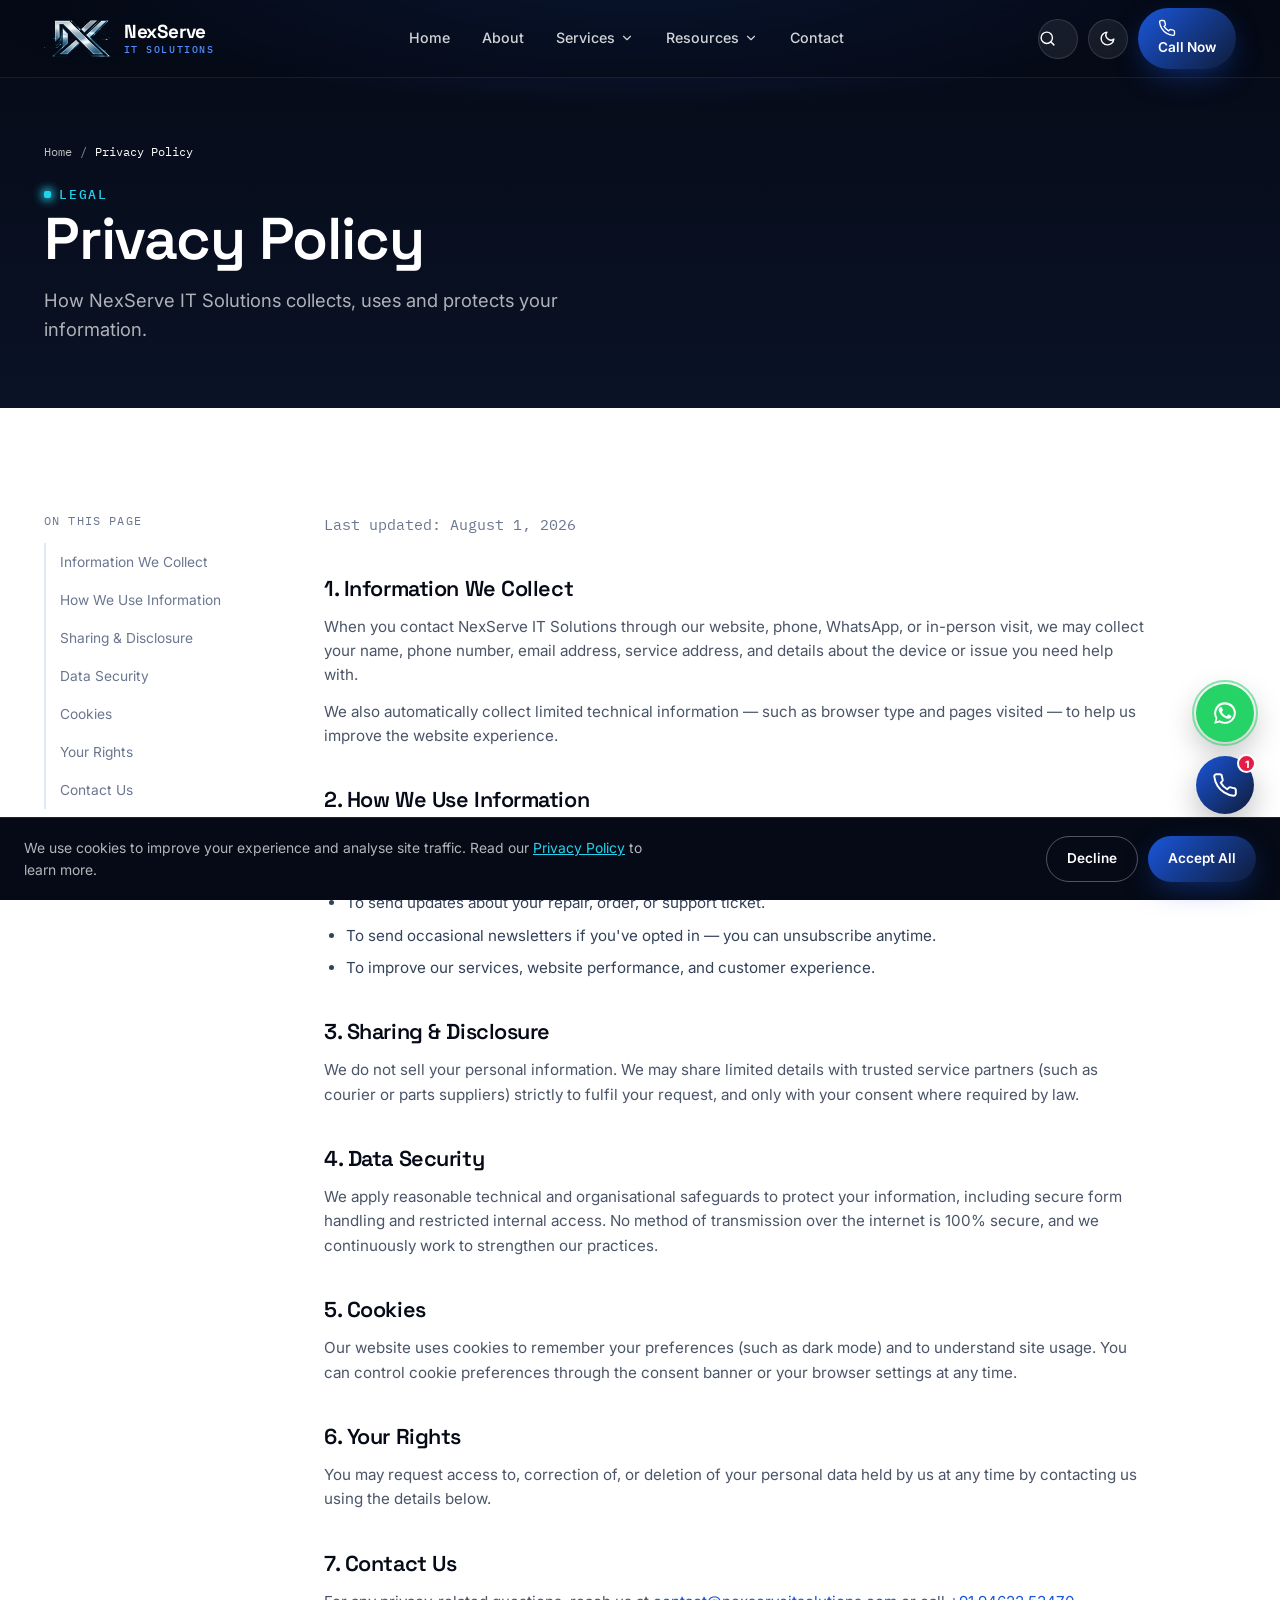
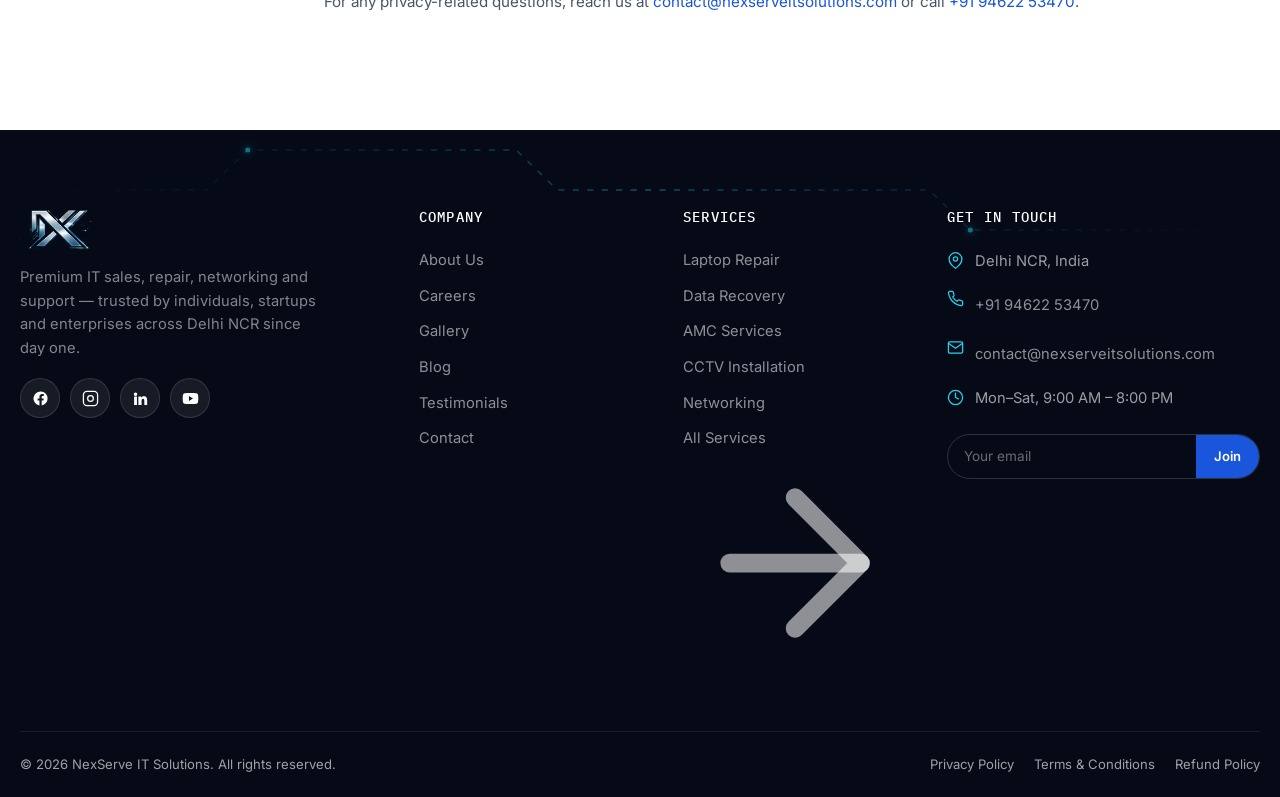
<file: privacy.html>
<!DOCTYPE html>
<html lang="en">
<head>
<meta charset="UTF-8">
<meta name="viewport" content="width=device-width, initial-scale=1.0">
<title>Privacy Policy | NexServe IT Solutions</title>
<meta name="description" content="Read NexServe IT Solutions' privacy policy covering how we collect, use and protect your personal information.">
<meta name="keywords" content="privacy policy NexServe">
<meta name="author" content="NexServe IT Solutions">
<meta name="robots" content="index, follow">
<link rel="canonical" href="https://nexserveitsolutions.com/privacy.html">

<!-- Open Graph -->
<meta property="og:type" content="website">
<meta property="og:title" content="Privacy Policy | NexServe IT Solutions">
<meta property="og:description" content="Read NexServe IT Solutions' privacy policy covering how we collect, use and protect your personal information.">
<meta property="og:url" content="https://nexserveitsolutions.com/privacy.html">
<meta property="og:image" content="https://nexserveitsolutions.com/assets/logo-full.png">
<meta property="og:site_name" content="NexServe IT Solutions">
<meta property="og:locale" content="en_IN">

<!-- Twitter Card -->
<meta name="twitter:card" content="summary_large_image">
<meta name="twitter:title" content="Privacy Policy | NexServe IT Solutions">
<meta name="twitter:description" content="Read NexServe IT Solutions' privacy policy covering how we collect, use and protect your personal information.">
<meta name="twitter:image" content="https://nexserveitsolutions.com/assets/logo-full.png">

<link rel="icon" type="image/png" href="assets/favicon.png">
<link rel="apple-touch-icon" href="assets/favicon.png">

<link rel="preconnect" href="https://fonts.googleapis.com">
<link rel="preconnect" href="https://fonts.gstatic.com" crossorigin>
<link href="https://fonts.googleapis.com/css2?family=Space+Grotesk:wght@500;600;700&family=Inter:wght@400;500;600;700;800&family=IBM+Plex+Mono:wght@400;500&display=swap" rel="stylesheet">

<link rel="stylesheet" href="css/style.css">
<link rel="stylesheet" href="css/components.css">

<script type="application/ld+json">
{
  "@context": "https://schema.org",
  "@type": "ProfessionalService",
  "name": "NexServe IT Solutions",
  "image": "https://nexserveitsolutions.com/assets/logo-full.png",
  "url": "https://nexserveitsolutions.com",
  "telephone": "+91-9462253470",
  "email": "contact@nexserveitsolutions.com",
  "priceRange": "$$",
  "address": {
    "@type": "PostalAddress",
    "addressLocality": "Delhi NCR",
    "addressRegion": "Delhi",
    "addressCountry": "IN"
  },
  "openingHoursSpecification": {
    "@type": "OpeningHoursSpecification",
    "dayOfWeek": ["Monday","Tuesday","Wednesday","Thursday","Friday","Saturday"],
    "opens": "09:00",
    "closes": "20:00"
  },
  "founder": [
    {"@type":"Person","name":"Tarun Kumar"},
    {"@type":"Person","name":"Sagar Pathak"}
  ],
  "areaServed": "Delhi NCR",
  "sameAs": []
}
</script>
</head>
<body>

<div id="pageLoader" aria-hidden="true">
  <div class="loader-mark">
    <svg viewBox="0 0 50 50"><circle cx="25" cy="25" r="20" fill="none" stroke="#1a56db" stroke-width="4" stroke-linecap="round" stroke-dasharray="90 60"/></svg>
  </div>
</div>
<div id="scrollProgress"></div>

<a href="#main" class="skip-link">Skip to content</a>
<header id="siteHeader">
  <div class="container header-inner">
    <a href="index.html" class="brand" aria-label="NexServe IT Solutions — Home">
      <img src="assets/logo-icon.png" alt="NexServe IT Solutions logo" width="38" height="21">
      <span class="brand-name">NexServe<span>IT SOLUTIONS</span></span>
    </a>

    <nav aria-label="Primary">
      <ul class="main-nav">
        <li class=""><a href="index.html">Home</a></li>
        <li class=""><a href="about.html">About</a></li>
        <li>
          <a href="services.html">Services <svg viewBox="0 0 24 24" fill="none" stroke="currentColor" stroke-width="2" stroke-linecap="round" stroke-linejoin="round"><polyline points="6 9 12 15 18 9"/></svg></a>
          <div class="mega">
            <div>
              <div class="mega-col-title">Repair &amp; Support</div>
              <a class="mega-item" href="services.html#laptop-repair"><svg viewBox="0 0 24 24" fill="none" stroke="currentColor" stroke-width="1.8" stroke-linecap="round" stroke-linejoin="round"><path d="M14.7 6.3a4 4 0 1 0-5.66 5.66l-6 6a2 2 0 0 0 2.83 2.83l6-6a4 4 0 0 0 5.66-5.66l-2.12 2.12-2.83-2.83z"/></svg><span><span class="t">Laptop Repair</span><span class="d">Hardware &amp; software fixes</span></span></a>
              <a class="mega-item" href="services.html#data-recovery"><svg viewBox="0 0 24 24" fill="none" stroke="currentColor" stroke-width="1.8" stroke-linecap="round" stroke-linejoin="round"><line x1="22" y1="12" x2="2" y2="12"/><path d="M5.45 5.11 2 12v6a2 2 0 0 0 2 2h16a2 2 0 0 0 2-2v-6l-3.45-6.89A2 2 0 0 0 16.76 4H7.24a2 2 0 0 0-1.79 1.11z"/><circle cx="6.5" cy="16.5" r=".7" fill="currentColor" stroke="none"/><circle cx="10.5" cy="16.5" r=".7" fill="currentColor" stroke="none"/></svg><span><span class="t">Data Recovery</span><span class="d">Crashed &amp; formatted drives</span></span></a>
              <a class="mega-item" href="services.html#printer"><svg viewBox="0 0 24 24" fill="none" stroke="currentColor" stroke-width="1.8" stroke-linecap="round" stroke-linejoin="round"><polyline points="6 9 6 2 18 2 18 9"/><path d="M6 18H4a2 2 0 0 1-2-2v-5a2 2 0 0 1 2-2h16a2 2 0 0 1 2 2v5a2 2 0 0 1-2 2h-2"/><rect x="6" y="14" width="12" height="8"/></svg><span><span class="t">Printer Support</span><span class="d">Setup, drivers &amp; repair</span></span></a>
              <a class="mega-item" href="services.html#amc"><svg viewBox="0 0 24 24" fill="none" stroke="currentColor" stroke-width="1.8" stroke-linecap="round" stroke-linejoin="round"><path d="M12 22s8-4 8-10V5l-8-3-8 3v7c0 6 8 10 8 10z"/><path d="m9 12 2 2 4-4"/></svg><span><span class="t">AMC Services</span><span class="d">Annual maintenance contracts</span></span></a>
              <a class="mega-item" href="services.html#business-support"><svg viewBox="0 0 24 24" fill="none" stroke="currentColor" stroke-width="1.8" stroke-linecap="round" stroke-linejoin="round"><rect x="2" y="7" width="20" height="14" rx="2"/><path d="M16 21V5a2 2 0 0 0-2-2h-4a2 2 0 0 0-2 2v16"/></svg><span><span class="t">Business IT Support</span><span class="d">Dedicated corporate desk</span></span></a>
            </div>
            <div>
              <div class="mega-col-title">Sales &amp; Infrastructure</div>
              <a class="mega-item" href="services.html#laptop-sales"><svg viewBox="0 0 24 24" fill="none" stroke="currentColor" stroke-width="1.8" stroke-linecap="round" stroke-linejoin="round"><rect x="3" y="4" width="18" height="12" rx="1.5"/><path d="M2 20h20"/><path d="M9 20l1-4h4l1 4"/></svg><span><span class="t">Laptop Sales</span><span class="d">New &amp; refurbished, all brands</span></span></a>
              <a class="mega-item" href="services.html#networking"><svg viewBox="0 0 24 24" fill="none" stroke="currentColor" stroke-width="1.8" stroke-linecap="round" stroke-linejoin="round"><path d="M5 13a10 10 0 0 1 14 0"/><path d="M8.5 16.5a5 5 0 0 1 7 0"/><path d="M2 8.5a15 15 0 0 1 20 0"/><line x1="12" y1="20" x2="12.01" y2="20"/></svg><span><span class="t">Networking Solutions</span><span class="d">LAN, WiFi &amp; routers</span></span></a>
              <a class="mega-item" href="services.html#cctv"><svg viewBox="0 0 24 24" fill="none" stroke="currentColor" stroke-width="1.8" stroke-linecap="round" stroke-linejoin="round"><path d="M23 19a2 2 0 0 1-2 2H3a2 2 0 0 1-2-2V8a2 2 0 0 1 2-2h4l2-3h6l2 3h4a2 2 0 0 1 2 2z"/><circle cx="12" cy="13" r="4"/></svg><span><span class="t">CCTV Installation</span><span class="d">HD &amp; smart surveillance</span></span></a>
              <a class="mega-item" href="services.html#office-setup"><svg viewBox="0 0 24 24" fill="none" stroke="currentColor" stroke-width="1.8" stroke-linecap="round" stroke-linejoin="round"><rect x="4" y="2" width="16" height="20" rx="1"/><line x1="9" y1="7" x2="9" y2="7.01"/><line x1="15" y1="7" x2="15" y2="7.01"/><line x1="9" y1="11" x2="9" y2="11.01"/><line x1="15" y1="11" x2="15" y2="11.01"/><line x1="9" y1="15" x2="9" y2="15.01"/><line x1="15" y1="15" x2="15" y2="15.01"/><path d="M9 22v-4h6v4"/></svg><span><span class="t">Office IT Setup</span><span class="d">Turnkey office deployment</span></span></a>
              <a class="mega-item" href="services.html#software"><svg viewBox="0 0 24 24" fill="none" stroke="currentColor" stroke-width="1.8" stroke-linecap="round" stroke-linejoin="round"><path d="M21 15v4a2 2 0 0 1-2 2H5a2 2 0 0 1-2-2v-4"/><polyline points="7 10 12 15 17 10"/><line x1="12" y1="15" x2="12" y2="3"/></svg><span><span class="t">Software Installation</span><span class="d">OS, Office, Adobe, AutoCAD</span></span></a>
            </div>
            <div class="mega-cta">
              <span style="font-size:.82rem;color:rgba(255,255,255,.6);">Not sure what you need?</span>
              <a href="contact.html" class="btn btn-primary btn-sm">Get Free Consultation <svg viewBox="0 0 24 24" fill="none" stroke="currentColor" stroke-width="2" stroke-linecap="round" stroke-linejoin="round"><line x1="5" y1="12" x2="19" y2="12"/><polyline points="12 5 19 12 12 19"/></svg></a>
            </div>
          </div>
        </li>
        <li>
          <a href="gallery.html">Resources <svg viewBox="0 0 24 24" fill="none" stroke="currentColor" stroke-width="2" stroke-linecap="round" stroke-linejoin="round"><polyline points="6 9 12 15 18 9"/></svg></a>
          <div class="mega" style="width:300px;grid-template-columns:1fr;">
            <div>
              <a class="mega-item" href="gallery.html"><svg viewBox="0 0 24 24" fill="none" stroke="currentColor" stroke-width="1.8" stroke-linecap="round" stroke-linejoin="round"><path d="M23 19a2 2 0 0 1-2 2H3a2 2 0 0 1-2-2V8a2 2 0 0 1 2-2h4l2-3h6l2 3h4a2 2 0 0 1 2 2z"/><circle cx="12" cy="13" r="4"/></svg><span><span class="t">Gallery</span><span class="d">Our recent work</span></span></a>
              <a class="mega-item" href="blog.html"><svg viewBox="0 0 24 24" fill="none" stroke="currentColor" stroke-width="1.8" stroke-linecap="round" stroke-linejoin="round"><path d="M21 15v4a2 2 0 0 1-2 2H5a2 2 0 0 1-2-2v-4"/><polyline points="7 10 12 15 17 10"/><line x1="12" y1="15" x2="12" y2="3"/></svg><span><span class="t">Blog</span><span class="d">Guides &amp; IT tips</span></span></a>
              <a class="mega-item" href="testimonials.html"><svg viewBox="0 0 24 24" fill="currentColor"><polygon points="12 2 15.09 8.26 22 9.27 17 14.14 18.18 21.02 12 17.77 5.82 21.02 7 14.14 2 9.27 8.91 8.26"/></svg><span><span class="t">Testimonials</span><span class="d">What clients say</span></span></a>
              <a class="mega-item" href="faq.html"><svg viewBox="0 0 24 24" fill="none" stroke="currentColor" stroke-width="1.8" stroke-linecap="round" stroke-linejoin="round"><path d="M3 18v-6a9 9 0 0 1 18 0v6"/><path d="M21 19a2 2 0 0 1-2 2h-1a2 2 0 0 1-2-2v-3a2 2 0 0 1 2-2h3zM3 19a2 2 0 0 0 2 2h1a2 2 0 0 0 2-2v-3a2 2 0 0 0-2-2H3z"/></svg><span><span class="t">FAQ</span><span class="d">Common questions</span></span></a>
              <a class="mega-item" href="careers.html"><svg viewBox="0 0 24 24" fill="none" stroke="currentColor" stroke-width="1.8" stroke-linecap="round" stroke-linejoin="round"><rect x="2" y="7" width="20" height="14" rx="2"/><path d="M16 21V5a2 2 0 0 0-2-2h-4a2 2 0 0 0-2 2v16"/></svg><span><span class="t">Careers</span><span class="d">Join our team</span></span></a>
            </div>
          </div>
        </li>
        <li class=""><a href="contact.html">Contact</a></li>
      </ul>
    </nav>

    <div class="header-actions">
      <button class="icon-btn search-trigger hide-mobile" aria-label="Search site"><svg viewBox="0 0 24 24" fill="none" stroke="currentColor" stroke-width="2" stroke-linecap="round" stroke-linejoin="round"><circle cx="11" cy="11" r="8"/><line x1="21" y1="21" x2="16.65" y2="16.65"/></svg></button>
      <button class="icon-btn theme-toggle hide-mobile" aria-label="Toggle dark mode"><svg class="icon-sun" viewBox="0 0 24 24" fill="none" stroke="currentColor" stroke-width="2" stroke-linecap="round" stroke-linejoin="round"><circle cx="12" cy="12" r="5"/><line x1="12" y1="1" x2="12" y2="3"/><line x1="12" y1="21" x2="12" y2="23"/><line x1="4.22" y1="4.22" x2="5.64" y2="5.64"/><line x1="18.36" y1="18.36" x2="19.78" y2="19.78"/><line x1="1" y1="12" x2="3" y2="12"/><line x1="21" y1="12" x2="23" y2="12"/><line x1="4.22" y1="19.78" x2="5.64" y2="18.36"/><line x1="18.36" y1="5.64" x2="19.78" y2="4.22"/></svg><svg class="icon-moon" viewBox="0 0 24 24" fill="none" stroke="currentColor" stroke-width="2" stroke-linecap="round" stroke-linejoin="round"><path d="M21 12.79A9 9 0 1 1 11.21 3 7 7 0 0 0 21 12.79z"/></svg></button>
      <a href="tel:+919462253470" class="btn btn-primary btn-sm hide-mobile"><span><svg viewBox="0 0 24 24" fill="none" stroke="currentColor" stroke-width="1.8" stroke-linecap="round" stroke-linejoin="round"><path d="M22 16.92v3a2 2 0 0 1-2.18 2 19.79 19.79 0 0 1-8.63-3.07 19.5 19.5 0 0 1-6-6 19.79 19.79 0 0 1-3.07-8.67A2 2 0 0 1 4.11 2h3a2 2 0 0 1 2 1.72c.127.96.362 1.903.7 2.81a2 2 0 0 1-.45 2.11L8.09 9.91a16 16 0 0 0 6 6l1.27-1.27a2 2 0 0 1 2.11-.45c.907.338 1.85.573 2.81.7A2 2 0 0 1 22 16.92z"/></svg></span>Call Now</a>
      <button class="icon-btn nav-toggle" aria-label="Open menu" aria-expanded="false"><svg viewBox="0 0 24 24" fill="none" stroke="currentColor" stroke-width="2" stroke-linecap="round" stroke-linejoin="round"><line x1="3" y1="6" x2="21" y2="6"/><line x1="3" y1="12" x2="21" y2="12"/><line x1="3" y1="18" x2="21" y2="18"/></svg></button>
    </div>
  </div>
</header>

<div id="navScrim"></div>
<aside class="mobile-nav" id="mobileNav" aria-label="Mobile navigation">
  <div class="mobile-nav-head">
    <img src="assets/logo-icon.png" alt="NexServe" width="34" height="19">
    <button class="icon-btn mobile-nav-close" aria-label="Close menu"><svg viewBox="0 0 24 24" fill="none" stroke="currentColor" stroke-width="2" stroke-linecap="round" stroke-linejoin="round"><line x1="18" y1="6" x2="6" y2="18"/><line x1="6" y1="6" x2="18" y2="18"/></svg></button>
  </div>
  <a href="index.html">Home</a>
  <a href="about.html">About Us</a>
  <details class="mobile-nav-group">
    <summary>Services <svg viewBox="0 0 24 24" fill="none" stroke="currentColor" stroke-width="2" stroke-linecap="round" stroke-linejoin="round"><polyline points="6 9 12 15 18 9"/></svg></summary>
    <div class="m-sub">
      <a href="services.html#laptop-sales">Laptop Sales</a>
      <a href="services.html#laptop-repair">Laptop Repair</a>
      <a href="services.html#data-recovery">Data Recovery</a>
      <a href="services.html#amc">AMC Services</a>
      <a href="services.html#cctv">CCTV Installation</a>
      <a href="services.html#networking">Networking Solutions</a>
      <a href="services.html#office-setup">Office IT Setup</a>
      <a href="services.html#software">Software Installation</a>
      <a href="services.html#printer">Printer Support</a>
      <a href="services.html#business-support">Business IT Support</a>
    </div>
  </details>
  <a href="gallery.html">Gallery</a>
  <a href="blog.html">Blog</a>
  <a href="testimonials.html">Testimonials</a>
  <a href="faq.html">FAQ</a>
  <a href="careers.html">Careers</a>
  <a href="contact.html">Contact</a>
  <div class="mt-4" style="display:flex;flex-direction:column;gap:12px;">
    <a href="tel:+919462253470" class="btn btn-primary btn-block"><svg viewBox="0 0 24 24" fill="none" stroke="currentColor" stroke-width="1.8" stroke-linecap="round" stroke-linejoin="round"><path d="M22 16.92v3a2 2 0 0 1-2.18 2 19.79 19.79 0 0 1-8.63-3.07 19.5 19.5 0 0 1-6-6 19.79 19.79 0 0 1-3.07-8.67A2 2 0 0 1 4.11 2h3a2 2 0 0 1 2 1.72c.127.96.362 1.903.7 2.81a2 2 0 0 1-.45 2.11L8.09 9.91a16 16 0 0 0 6 6l1.27-1.27a2 2 0 0 1 2.11-.45c.907.338 1.85.573 2.81.7A2 2 0 0 1 22 16.92z"/></svg> Call +91 94622 53470</a>
    <a href="https://wa.me/919462253470?text=Hi%20NexServe%2C%20I%27d%20like%20to%20know%20more%20about%20your%20IT%20services." target="_blank" rel="noopener" class="btn btn-whatsapp btn-block"><svg viewBox="0 0 24 24" fill="currentColor"><path d="M17.5 14.4c-.3-.1-1.7-.9-2-1-.3-.1-.5-.1-.7.1-.2.3-.7 1-.9 1.2-.2.2-.3.2-.6.1-.3-.1-1.3-.5-2.4-1.5-.9-.8-1.5-1.8-1.7-2.1-.2-.3 0-.5.1-.6.1-.1.3-.3.4-.5.1-.2.2-.3.3-.5.1-.2 0-.4 0-.5C10 9 9.3 7.6 9 7c-.1-.5-.4-.4-.6-.4h-.5c-.2 0-.5.1-.7.3-.3.3-1 1-1 2.4s1 2.8 1.2 3c.1.2 2 3.1 4.9 4.3.7.3 1.2.5 1.6.6.7.2 1.3.2 1.8.1.5-.1 1.7-.7 2-1.4.2-.7.2-1.2.1-1.4-.1-.1-.3-.2-.6-.3z"/><path d="M12 2a10 10 0 0 0-8.6 15.1L2 22l5.1-1.3A10 10 0 1 0 12 2zm0 18.2c-1.6 0-3.1-.4-4.4-1.2l-.3-.2-3.1.8.8-3-.2-.3A8.2 8.2 0 1 1 20.2 12 8.2 8.2 0 0 1 12 20.2z"/></svg> WhatsApp Us</a>
  </div>
</aside>

<div id="searchOverlay" role="dialog" aria-label="Site search">
  <button class="icon-btn search-close" aria-label="Close search"><svg viewBox="0 0 24 24" fill="none" stroke="currentColor" stroke-width="2" stroke-linecap="round" stroke-linejoin="round"><line x1="18" y1="6" x2="6" y2="18"/><line x1="6" y1="6" x2="18" y2="18"/></svg></button>
  <div class="search-box">
    <input type="text" placeholder="Search services, pages…" aria-label="Search">
    <div class="search-hint">Press <strong>Esc</strong> to close · Try “CCTV”, “repair”, “careers”</div>
    <div class="search-results"></div>
  </div>
</div>
<main id="main">

<section class="page-hero">
  <div class="container"><div class="breadcrumb"><a href="index.html">Home</a><span>/</span><span style="color:#fff;">Privacy Policy</span></div></div>
  <div class="container">
    <span class="eyebrow on-dark">Legal</span>
    <h1>Privacy Policy</h1>
    <p class="lead">How NexServe IT Solutions collects, uses and protects your information.</p>
  </div>
</section>

<section class="bg-white">
  <div class="container legal-layout">
    <aside class="legal-toc" aria-label="Table of contents">
      <div style="font-family:var(--font-mono);font-size:.72rem;letter-spacing:.1em;text-transform:uppercase;color:var(--slate-500);margin-bottom:12px;">On this page</div>
      <a href="#info-we-collect">Information We Collect</a><a href="#how-we-use">How We Use Information</a><a href="#sharing">Sharing &amp; Disclosure</a><a href="#security">Data Security</a><a href="#cookies">Cookies</a><a href="#rights">Your Rights</a><a href="#contact-us">Contact Us</a>
    </aside>
    <div class="legal-content">
      <p class="legal-updated">Last updated: August 1, 2026</p>
      
      <h2 id="info-we-collect">1. Information We Collect</h2>
      <p>When you contact NexServe IT Solutions through our website, phone, WhatsApp, or in-person visit, we may collect your name, phone number, email address, service address, and details about the device or issue you need help with.</p>
      <p>We also automatically collect limited technical information — such as browser type and pages visited — to help us improve the website experience.</p>

      <h2 id="how-we-use">2. How We Use Information</h2>
      <ul>
        <li>To respond to service requests, quotes, and enquiries.</li>
        <li>To schedule doorstep visits, repairs, and AMC service calls.</li>
        <li>To send updates about your repair, order, or support ticket.</li>
        <li>To send occasional newsletters if you've opted in — you can unsubscribe anytime.</li>
        <li>To improve our services, website performance, and customer experience.</li>
      </ul>

      <h2 id="sharing">3. Sharing &amp; Disclosure</h2>
      <p>We do not sell your personal information. We may share limited details with trusted service partners (such as courier or parts suppliers) strictly to fulfil your request, and only with your consent where required by law.</p>

      <h2 id="security">4. Data Security</h2>
      <p>We apply reasonable technical and organisational safeguards to protect your information, including secure form handling and restricted internal access. No method of transmission over the internet is 100% secure, and we continuously work to strengthen our practices.</p>

      <h2 id="cookies">5. Cookies</h2>
      <p>Our website uses cookies to remember your preferences (such as dark mode) and to understand site usage. You can control cookie preferences through the consent banner or your browser settings at any time.</p>

      <h2 id="rights">6. Your Rights</h2>
      <p>You may request access to, correction of, or deletion of your personal data held by us at any time by contacting us using the details below.</p>

      <h2 id="contact-us">7. Contact Us</h2>
      <p>For any privacy-related questions, reach us at <a href="mailto:contact@nexserveitsolutions.com" style="color:var(--blue-600);">contact@nexserveitsolutions.com</a> or call <a href="tel:+919462253470" style="color:var(--blue-600);">+91 94622 53470</a>.</p>
    
    </div>
  </div>
</section>

</main>

<footer>
  <svg class="circuit-line" width="100%" height="220" style="top:0;left:0;" viewBox="0 0 1240 220" preserveAspectRatio="none" aria-hidden="true">
    <defs><linearGradient id="traceGrad2" x1="0" y1="0" x2="1" y2="0"><stop offset="0%" stop-color="#1a56db" stop-opacity="0"/><stop offset="50%" stop-color="#22d3ee" stop-opacity=".7"/><stop offset="100%" stop-color="#1a56db" stop-opacity="0"/></linearGradient></defs>
    <path class="trace-path" style="stroke:url(#traceGrad2)" d="M0,60 L200,60 L240,20 L500,20 L540,60 L900,60 L940,100 L1240,100"/>
    <circle class="node pulse-dot" cx="240" cy="20" r="2.5"/>
    <circle class="node pulse-dot" cx="940" cy="100" r="2.5"/>
  </svg>

  <div class="container footer-top">
    <div class="footer-grid">
      <div class="footer-brand">
        <img src="assets/logo-icon.png" alt="NexServe IT Solutions" width="120" height="66" style="height:40px;width:auto;">
        <p>Premium IT sales, repair, networking and support — trusted by individuals, startups and enterprises across Delhi NCR since day one.</p>
        <div class="footer-social">
          <a href="#" class="icon-btn" aria-label="Facebook"><svg viewBox="0 0 24 24" fill="currentColor"><path d="M22 12a10 10 0 1 0-11.5 9.9v-7H7.9V12h2.6V9.8c0-2.6 1.5-4 3.9-4 1.1 0 2.3.2 2.3.2v2.5h-1.3c-1.3 0-1.7.8-1.7 1.6V12h2.9l-.5 2.9h-2.4v7A10 10 0 0 0 22 12z"/></svg></a>
          <a href="#" class="icon-btn" aria-label="Instagram"><svg viewBox="0 0 24 24" fill="none" stroke="currentColor" stroke-width="1.8"><rect x="2" y="2" width="20" height="20" rx="5"/><circle cx="12" cy="12" r="4"/><line x1="17.5" y1="6.5" x2="17.5" y2="6.5"/></svg></a>
          <a href="#" class="icon-btn" aria-label="LinkedIn"><svg viewBox="0 0 24 24" fill="currentColor"><path d="M4.98 3.5a2.5 2.5 0 1 1 0 5 2.5 2.5 0 0 1 0-5zM3 9h4v12H3zM9 9h3.8v1.7h.05c.53-1 1.83-2 3.77-2 4.03 0 4.78 2.65 4.78 6.1V21h-4v-5.5c0-1.3 0-3-1.8-3s-2.1 1.4-2.1 2.9V21H9z"/></svg></a>
          <a href="#" class="icon-btn" aria-label="YouTube"><svg viewBox="0 0 24 24" fill="currentColor"><path d="M23 12s0-3.5-.45-5.2a3 3 0 0 0-2.1-2.1C18.7 4.2 12 4.2 12 4.2s-6.7 0-8.45.5a3 3 0 0 0-2.1 2.1C1 8.5 1 12 1 12s0 3.5.45 5.2a3 3 0 0 0 2.1 2.1c1.75.5 8.45.5 8.45.5s6.7 0 8.45-.5a3 3 0 0 0 2.1-2.1C23 15.5 23 12 23 12z"/><polygon points="9.75 15.5 15.5 12 9.75 8.5" fill="#0a1226"/></svg></a>
        </div>
      </div>
      <div class="footer-col">
        <h4>Company</h4>
        <a href="about.html">About Us</a>
        <a href="careers.html">Careers</a>
        <a href="gallery.html">Gallery</a>
        <a href="blog.html">Blog</a>
        <a href="testimonials.html">Testimonials</a>
        <a href="contact.html">Contact</a>
      </div>
      <div class="footer-col">
        <h4>Services</h4>
        <a href="services.html#laptop-repair">Laptop Repair</a>
        <a href="services.html#data-recovery">Data Recovery</a>
        <a href="services.html#amc">AMC Services</a>
        <a href="services.html#cctv">CCTV Installation</a>
        <a href="services.html#networking">Networking</a>
        <a href="services.html">All Services <svg viewBox="0 0 24 24" fill="none" stroke="currentColor" stroke-width="2" stroke-linecap="round" stroke-linejoin="round"><line x1="5" y1="12" x2="19" y2="12"/><polyline points="12 5 19 12 12 19"/></svg></a>
      </div>
      <div class="footer-col">
        <h4>Get in Touch</h4>
        <ul class="footer-contact">
          <li><svg viewBox="0 0 24 24" fill="none" stroke="currentColor" stroke-width="1.8" stroke-linecap="round" stroke-linejoin="round"><path d="M21 10c0 7-9 13-9 13s-9-6-9-13a9 9 0 0 1 18 0z"/><circle cx="12" cy="10" r="3"/></svg><span>Delhi NCR, India</span></li>
          <li><svg viewBox="0 0 24 24" fill="none" stroke="currentColor" stroke-width="1.8" stroke-linecap="round" stroke-linejoin="round"><path d="M22 16.92v3a2 2 0 0 1-2.18 2 19.79 19.79 0 0 1-8.63-3.07 19.5 19.5 0 0 1-6-6 19.79 19.79 0 0 1-3.07-8.67A2 2 0 0 1 4.11 2h3a2 2 0 0 1 2 1.72c.127.96.362 1.903.7 2.81a2 2 0 0 1-.45 2.11L8.09 9.91a16 16 0 0 0 6 6l1.27-1.27a2 2 0 0 1 2.11-.45c.907.338 1.85.573 2.81.7A2 2 0 0 1 22 16.92z"/></svg><a href="tel:+919462253470">+91 94622 53470</a></li>
          <li><svg viewBox="0 0 24 24" fill="none" stroke="currentColor" stroke-width="1.8" stroke-linecap="round" stroke-linejoin="round"><path d="M4 4h16a2 2 0 0 1 2 2v12a2 2 0 0 1-2 2H4a2 2 0 0 1-2-2V6a2 2 0 0 1 2-2z"/><polyline points="22,6 12,13 2,6"/></svg><a href="mailto:contact@nexserveitsolutions.com">contact@nexserveitsolutions.com</a></li>
          <li><svg viewBox="0 0 24 24" fill="none" stroke="currentColor" stroke-width="1.8" stroke-linecap="round" stroke-linejoin="round"><circle cx="12" cy="12" r="10"/><polyline points="12 6 12 12 16 14"/></svg><span>Mon–Sat, 9:00 AM – 8:00 PM</span></li>
        </ul>
        <form class="newsletter-mini newsletter-form" data-validate>
          <input type="email" placeholder="Your email" required aria-label="Email for newsletter">
          <button type="submit">Join</button>
        </form>
      </div>
    </div>
  </div>

  <div class="container footer-bottom">
    <span>&copy; <span data-year>2026</span> NexServe IT Solutions. All rights reserved.</span>
    <div class="legal-links">
      <a href="privacy.html">Privacy Policy</a>
      <a href="terms.html">Terms &amp; Conditions</a>
      <a href="refund.html">Refund Policy</a>
    </div>
  </div>
</footer>

<div class="fab-stack">
  <a href="https://wa.me/919462253470?text=Hi%20NexServe%2C%20I%27d%20like%20to%20know%20more%20about%20your%20IT%20services." target="_blank" rel="noopener" class="fab fab-whatsapp" aria-label="Chat on WhatsApp">
    <span class="fab-ring"></span><svg viewBox="0 0 24 24" fill="currentColor"><path d="M17.5 14.4c-.3-.1-1.7-.9-2-1-.3-.1-.5-.1-.7.1-.2.3-.7 1-.9 1.2-.2.2-.3.2-.6.1-.3-.1-1.3-.5-2.4-1.5-.9-.8-1.5-1.8-1.7-2.1-.2-.3 0-.5.1-.6.1-.1.3-.3.4-.5.1-.2.2-.3.3-.5.1-.2 0-.4 0-.5C10 9 9.3 7.6 9 7c-.1-.5-.4-.4-.6-.4h-.5c-.2 0-.5.1-.7.3-.3.3-1 1-1 2.4s1 2.8 1.2 3c.1.2 2 3.1 4.9 4.3.7.3 1.2.5 1.6.6.7.2 1.3.2 1.8.1.5-.1 1.7-.7 2-1.4.2-.7.2-1.2.1-1.4-.1-.1-.3-.2-.6-.3z"/><path d="M12 2a10 10 0 0 0-8.6 15.1L2 22l5.1-1.3A10 10 0 1 0 12 2zm0 18.2c-1.6 0-3.1-.4-4.4-1.2l-.3-.2-3.1.8.8-3-.2-.3A8.2 8.2 0 1 1 20.2 12 8.2 8.2 0 0 1 12 20.2z"/></svg>
  </a>
  <a href="tel:+919462253470" class="fab fab-call" aria-label="Call NexServe">
    <svg viewBox="0 0 24 24" fill="none" stroke="currentColor" stroke-width="1.8" stroke-linecap="round" stroke-linejoin="round"><path d="M22 16.92v3a2 2 0 0 1-2.18 2 19.79 19.79 0 0 1-8.63-3.07 19.5 19.5 0 0 1-6-6 19.79 19.79 0 0 1-3.07-8.67A2 2 0 0 1 4.11 2h3a2 2 0 0 1 2 1.72c.127.96.362 1.903.7 2.81a2 2 0 0 1-.45 2.11L8.09 9.91a16 16 0 0 0 6 6l1.27-1.27a2 2 0 0 1 2.11-.45c.907.338 1.85.573 2.81.7A2 2 0 0 1 22 16.92z"/></svg><span class="fab-badge">1</span>
  </a>
  <button id="backToTop" aria-label="Back to top"><svg viewBox="0 0 24 24" fill="none" stroke="currentColor" stroke-width="2" stroke-linecap="round" stroke-linejoin="round"><line x1="12" y1="19" x2="12" y2="5"/><polyline points="5 12 12 5 19 12"/></svg></button>
</div>

<button id="chatLauncher" class="icon-btn" style="display:none;"></button>
<div id="chatWindow" class="chat-window" role="dialog" aria-label="NexServe assistant chat">
  <div class="chat-head">
    <div class="chat-avatar">NS</div>
    <div><strong>NexServe Assistant</strong><span>Online now</span></div>
    <button class="chat-close icon-btn" style="background:rgba(255,255,255,.15);" aria-label="Close chat"><svg viewBox="0 0 24 24" fill="none" stroke="currentColor" stroke-width="2" stroke-linecap="round" stroke-linejoin="round"><line x1="18" y1="6" x2="6" y2="18"/><line x1="6" y1="6" x2="18" y2="18"/></svg></button>
  </div>
  <div class="chat-body">
    <div class="chat-msg bot">Hi! I'm the NexServe assistant. Ask me about repairs, pricing, CCTV, AMC plans, or anything else.</div>
  </div>
  <div class="chat-quick">
    <button type="button">Repair pricing</button>
    <button type="button">CCTV install</button>
    <button type="button">Talk to a human</button>
  </div>
  <div class="chat-input-row">
    <input type="text" placeholder="Type a message…" aria-label="Chat message">
    <button type="button" aria-label="Send message"><svg viewBox="0 0 24 24" fill="none" stroke="currentColor" stroke-width="2" stroke-linecap="round" stroke-linejoin="round"><line x1="22" y1="2" x2="11" y2="13"/><polygon points="22 2 15 22 11 13 2 9 22 2"/></svg></button>
  </div>
</div>

<div id="toastStack" aria-live="polite"></div>

<div id="cookieBanner" role="dialog" aria-label="Cookie consent">
  <div class="cookie-inner">
    <p>We use cookies to improve your experience and analyse site traffic. Read our <a href="privacy.html">Privacy Policy</a> to learn more.</p>
    <div class="cookie-actions">
      <button class="btn btn-ghost btn-sm" data-consent="declined" style="color:#fff;border-color:rgba(255,255,255,.3);">Decline</button>
      <button class="btn btn-primary btn-sm" data-consent="accepted">Accept All</button>
    </div>
  </div>
</div>

<script src="js/main.js"></script>

</body>
</html>
</file>
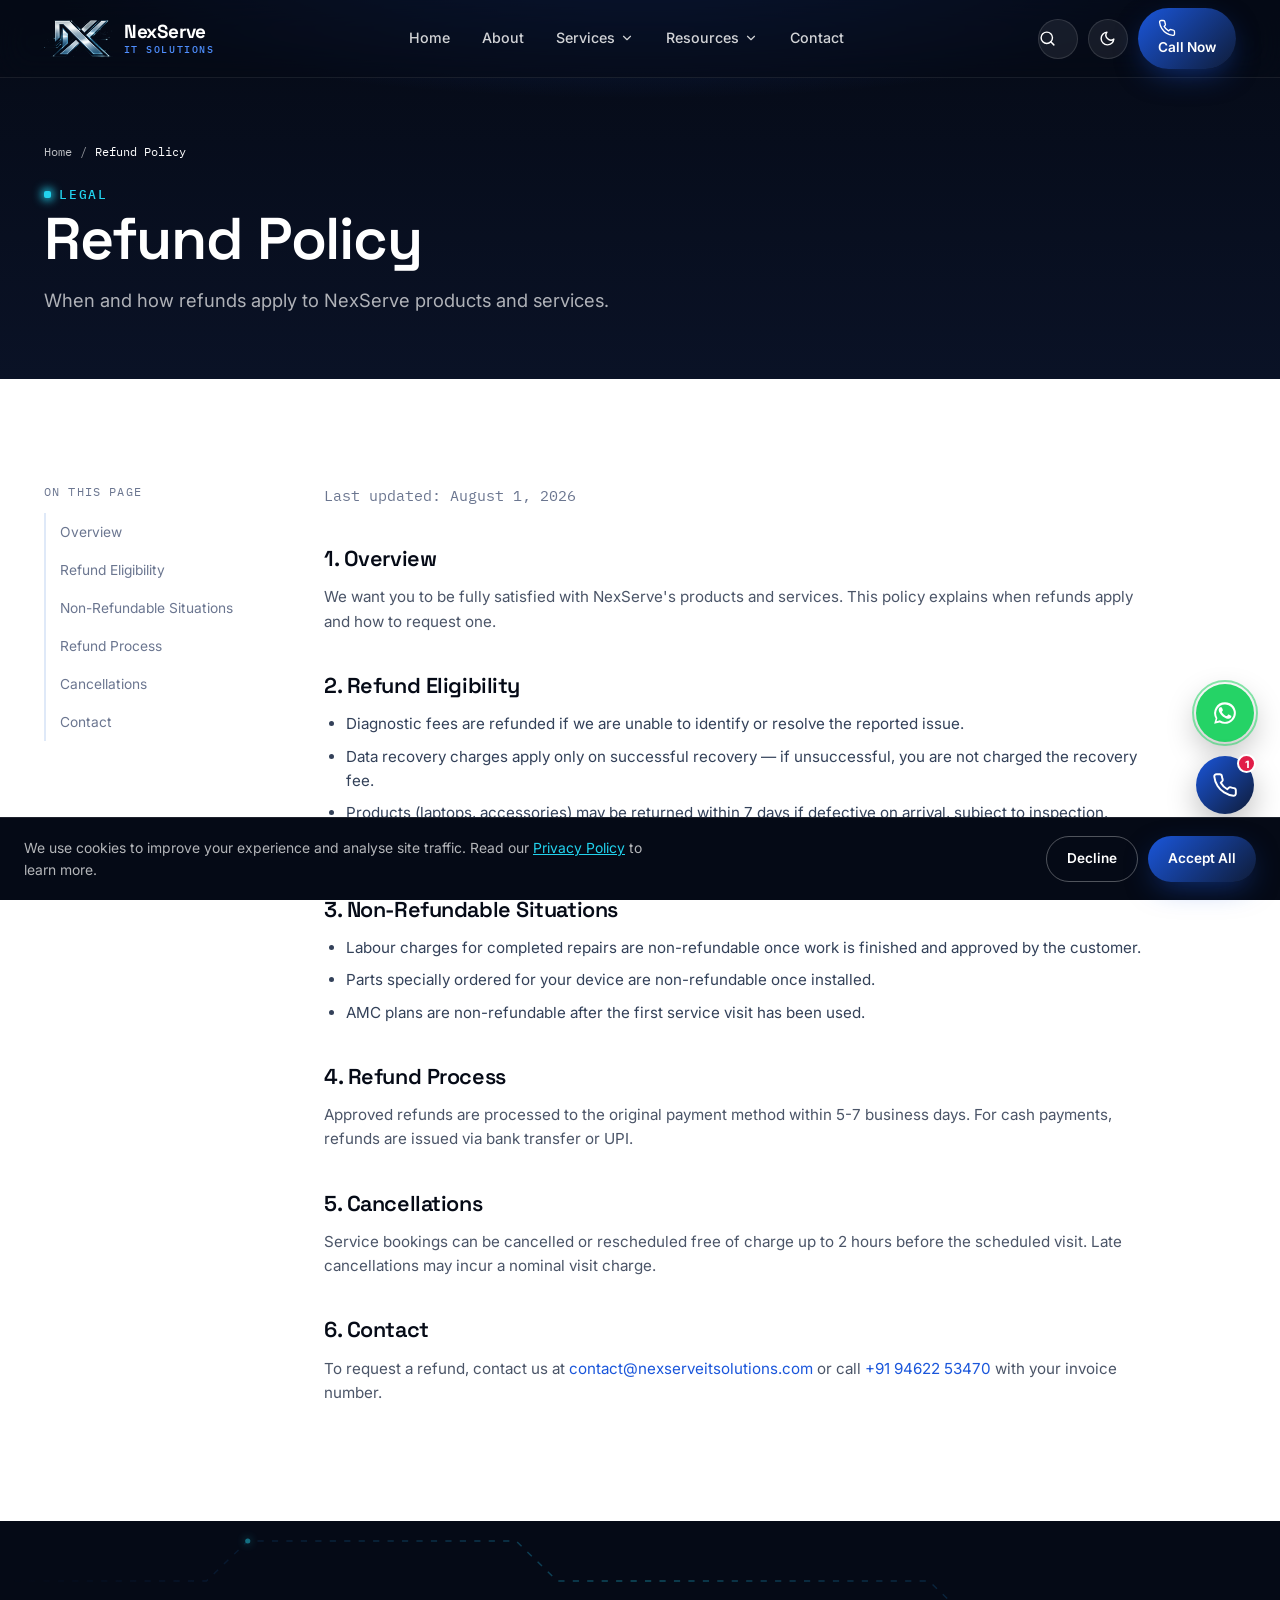
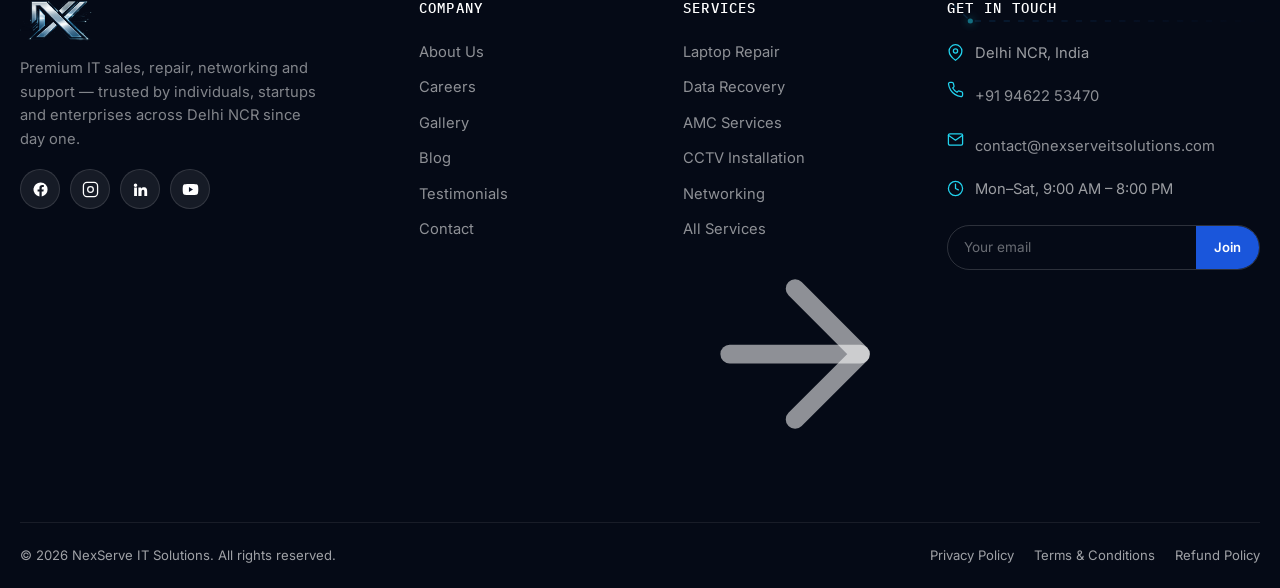
<file: refund.html>
<!DOCTYPE html>
<html lang="en">
<head>
<meta charset="UTF-8">
<meta name="viewport" content="width=device-width, initial-scale=1.0">
<title>Refund Policy | NexServe IT Solutions</title>
<meta name="description" content="Understand NexServe IT Solutions' refund and cancellation policy for services and products.">
<meta name="keywords" content="refund policy NexServe, cancellation policy">
<meta name="author" content="NexServe IT Solutions">
<meta name="robots" content="index, follow">
<link rel="canonical" href="https://nexserveitsolutions.com/refund.html">

<!-- Open Graph -->
<meta property="og:type" content="website">
<meta property="og:title" content="Refund Policy | NexServe IT Solutions">
<meta property="og:description" content="Understand NexServe IT Solutions' refund and cancellation policy for services and products.">
<meta property="og:url" content="https://nexserveitsolutions.com/refund.html">
<meta property="og:image" content="https://nexserveitsolutions.com/assets/logo-full.png">
<meta property="og:site_name" content="NexServe IT Solutions">
<meta property="og:locale" content="en_IN">

<!-- Twitter Card -->
<meta name="twitter:card" content="summary_large_image">
<meta name="twitter:title" content="Refund Policy | NexServe IT Solutions">
<meta name="twitter:description" content="Understand NexServe IT Solutions' refund and cancellation policy for services and products.">
<meta name="twitter:image" content="https://nexserveitsolutions.com/assets/logo-full.png">

<link rel="icon" type="image/png" href="assets/favicon.png">
<link rel="apple-touch-icon" href="assets/favicon.png">

<link rel="preconnect" href="https://fonts.googleapis.com">
<link rel="preconnect" href="https://fonts.gstatic.com" crossorigin>
<link href="https://fonts.googleapis.com/css2?family=Space+Grotesk:wght@500;600;700&family=Inter:wght@400;500;600;700;800&family=IBM+Plex+Mono:wght@400;500&display=swap" rel="stylesheet">

<link rel="stylesheet" href="css/style.css">
<link rel="stylesheet" href="css/components.css">

<script type="application/ld+json">
{
  "@context": "https://schema.org",
  "@type": "ProfessionalService",
  "name": "NexServe IT Solutions",
  "image": "https://nexserveitsolutions.com/assets/logo-full.png",
  "url": "https://nexserveitsolutions.com",
  "telephone": "+91-9462253470",
  "email": "contact@nexserveitsolutions.com",
  "priceRange": "$$",
  "address": {
    "@type": "PostalAddress",
    "addressLocality": "Delhi NCR",
    "addressRegion": "Delhi",
    "addressCountry": "IN"
  },
  "openingHoursSpecification": {
    "@type": "OpeningHoursSpecification",
    "dayOfWeek": ["Monday","Tuesday","Wednesday","Thursday","Friday","Saturday"],
    "opens": "09:00",
    "closes": "20:00"
  },
  "founder": [
    {"@type":"Person","name":"Tarun Kumar"},
    {"@type":"Person","name":"Sagar Pathak"}
  ],
  "areaServed": "Delhi NCR",
  "sameAs": []
}
</script>
</head>
<body>

<div id="pageLoader" aria-hidden="true">
  <div class="loader-mark">
    <svg viewBox="0 0 50 50"><circle cx="25" cy="25" r="20" fill="none" stroke="#1a56db" stroke-width="4" stroke-linecap="round" stroke-dasharray="90 60"/></svg>
  </div>
</div>
<div id="scrollProgress"></div>

<a href="#main" class="skip-link">Skip to content</a>
<header id="siteHeader">
  <div class="container header-inner">
    <a href="index.html" class="brand" aria-label="NexServe IT Solutions — Home">
      <img src="assets/logo-icon.png" alt="NexServe IT Solutions logo" width="38" height="21">
      <span class="brand-name">NexServe<span>IT SOLUTIONS</span></span>
    </a>

    <nav aria-label="Primary">
      <ul class="main-nav">
        <li class=""><a href="index.html">Home</a></li>
        <li class=""><a href="about.html">About</a></li>
        <li>
          <a href="services.html">Services <svg viewBox="0 0 24 24" fill="none" stroke="currentColor" stroke-width="2" stroke-linecap="round" stroke-linejoin="round"><polyline points="6 9 12 15 18 9"/></svg></a>
          <div class="mega">
            <div>
              <div class="mega-col-title">Repair &amp; Support</div>
              <a class="mega-item" href="services.html#laptop-repair"><svg viewBox="0 0 24 24" fill="none" stroke="currentColor" stroke-width="1.8" stroke-linecap="round" stroke-linejoin="round"><path d="M14.7 6.3a4 4 0 1 0-5.66 5.66l-6 6a2 2 0 0 0 2.83 2.83l6-6a4 4 0 0 0 5.66-5.66l-2.12 2.12-2.83-2.83z"/></svg><span><span class="t">Laptop Repair</span><span class="d">Hardware &amp; software fixes</span></span></a>
              <a class="mega-item" href="services.html#data-recovery"><svg viewBox="0 0 24 24" fill="none" stroke="currentColor" stroke-width="1.8" stroke-linecap="round" stroke-linejoin="round"><line x1="22" y1="12" x2="2" y2="12"/><path d="M5.45 5.11 2 12v6a2 2 0 0 0 2 2h16a2 2 0 0 0 2-2v-6l-3.45-6.89A2 2 0 0 0 16.76 4H7.24a2 2 0 0 0-1.79 1.11z"/><circle cx="6.5" cy="16.5" r=".7" fill="currentColor" stroke="none"/><circle cx="10.5" cy="16.5" r=".7" fill="currentColor" stroke="none"/></svg><span><span class="t">Data Recovery</span><span class="d">Crashed &amp; formatted drives</span></span></a>
              <a class="mega-item" href="services.html#printer"><svg viewBox="0 0 24 24" fill="none" stroke="currentColor" stroke-width="1.8" stroke-linecap="round" stroke-linejoin="round"><polyline points="6 9 6 2 18 2 18 9"/><path d="M6 18H4a2 2 0 0 1-2-2v-5a2 2 0 0 1 2-2h16a2 2 0 0 1 2 2v5a2 2 0 0 1-2 2h-2"/><rect x="6" y="14" width="12" height="8"/></svg><span><span class="t">Printer Support</span><span class="d">Setup, drivers &amp; repair</span></span></a>
              <a class="mega-item" href="services.html#amc"><svg viewBox="0 0 24 24" fill="none" stroke="currentColor" stroke-width="1.8" stroke-linecap="round" stroke-linejoin="round"><path d="M12 22s8-4 8-10V5l-8-3-8 3v7c0 6 8 10 8 10z"/><path d="m9 12 2 2 4-4"/></svg><span><span class="t">AMC Services</span><span class="d">Annual maintenance contracts</span></span></a>
              <a class="mega-item" href="services.html#business-support"><svg viewBox="0 0 24 24" fill="none" stroke="currentColor" stroke-width="1.8" stroke-linecap="round" stroke-linejoin="round"><rect x="2" y="7" width="20" height="14" rx="2"/><path d="M16 21V5a2 2 0 0 0-2-2h-4a2 2 0 0 0-2 2v16"/></svg><span><span class="t">Business IT Support</span><span class="d">Dedicated corporate desk</span></span></a>
            </div>
            <div>
              <div class="mega-col-title">Sales &amp; Infrastructure</div>
              <a class="mega-item" href="services.html#laptop-sales"><svg viewBox="0 0 24 24" fill="none" stroke="currentColor" stroke-width="1.8" stroke-linecap="round" stroke-linejoin="round"><rect x="3" y="4" width="18" height="12" rx="1.5"/><path d="M2 20h20"/><path d="M9 20l1-4h4l1 4"/></svg><span><span class="t">Laptop Sales</span><span class="d">New &amp; refurbished, all brands</span></span></a>
              <a class="mega-item" href="services.html#networking"><svg viewBox="0 0 24 24" fill="none" stroke="currentColor" stroke-width="1.8" stroke-linecap="round" stroke-linejoin="round"><path d="M5 13a10 10 0 0 1 14 0"/><path d="M8.5 16.5a5 5 0 0 1 7 0"/><path d="M2 8.5a15 15 0 0 1 20 0"/><line x1="12" y1="20" x2="12.01" y2="20"/></svg><span><span class="t">Networking Solutions</span><span class="d">LAN, WiFi &amp; routers</span></span></a>
              <a class="mega-item" href="services.html#cctv"><svg viewBox="0 0 24 24" fill="none" stroke="currentColor" stroke-width="1.8" stroke-linecap="round" stroke-linejoin="round"><path d="M23 19a2 2 0 0 1-2 2H3a2 2 0 0 1-2-2V8a2 2 0 0 1 2-2h4l2-3h6l2 3h4a2 2 0 0 1 2 2z"/><circle cx="12" cy="13" r="4"/></svg><span><span class="t">CCTV Installation</span><span class="d">HD &amp; smart surveillance</span></span></a>
              <a class="mega-item" href="services.html#office-setup"><svg viewBox="0 0 24 24" fill="none" stroke="currentColor" stroke-width="1.8" stroke-linecap="round" stroke-linejoin="round"><rect x="4" y="2" width="16" height="20" rx="1"/><line x1="9" y1="7" x2="9" y2="7.01"/><line x1="15" y1="7" x2="15" y2="7.01"/><line x1="9" y1="11" x2="9" y2="11.01"/><line x1="15" y1="11" x2="15" y2="11.01"/><line x1="9" y1="15" x2="9" y2="15.01"/><line x1="15" y1="15" x2="15" y2="15.01"/><path d="M9 22v-4h6v4"/></svg><span><span class="t">Office IT Setup</span><span class="d">Turnkey office deployment</span></span></a>
              <a class="mega-item" href="services.html#software"><svg viewBox="0 0 24 24" fill="none" stroke="currentColor" stroke-width="1.8" stroke-linecap="round" stroke-linejoin="round"><path d="M21 15v4a2 2 0 0 1-2 2H5a2 2 0 0 1-2-2v-4"/><polyline points="7 10 12 15 17 10"/><line x1="12" y1="15" x2="12" y2="3"/></svg><span><span class="t">Software Installation</span><span class="d">OS, Office, Adobe, AutoCAD</span></span></a>
            </div>
            <div class="mega-cta">
              <span style="font-size:.82rem;color:rgba(255,255,255,.6);">Not sure what you need?</span>
              <a href="contact.html" class="btn btn-primary btn-sm">Get Free Consultation <svg viewBox="0 0 24 24" fill="none" stroke="currentColor" stroke-width="2" stroke-linecap="round" stroke-linejoin="round"><line x1="5" y1="12" x2="19" y2="12"/><polyline points="12 5 19 12 12 19"/></svg></a>
            </div>
          </div>
        </li>
        <li>
          <a href="gallery.html">Resources <svg viewBox="0 0 24 24" fill="none" stroke="currentColor" stroke-width="2" stroke-linecap="round" stroke-linejoin="round"><polyline points="6 9 12 15 18 9"/></svg></a>
          <div class="mega" style="width:300px;grid-template-columns:1fr;">
            <div>
              <a class="mega-item" href="gallery.html"><svg viewBox="0 0 24 24" fill="none" stroke="currentColor" stroke-width="1.8" stroke-linecap="round" stroke-linejoin="round"><path d="M23 19a2 2 0 0 1-2 2H3a2 2 0 0 1-2-2V8a2 2 0 0 1 2-2h4l2-3h6l2 3h4a2 2 0 0 1 2 2z"/><circle cx="12" cy="13" r="4"/></svg><span><span class="t">Gallery</span><span class="d">Our recent work</span></span></a>
              <a class="mega-item" href="blog.html"><svg viewBox="0 0 24 24" fill="none" stroke="currentColor" stroke-width="1.8" stroke-linecap="round" stroke-linejoin="round"><path d="M21 15v4a2 2 0 0 1-2 2H5a2 2 0 0 1-2-2v-4"/><polyline points="7 10 12 15 17 10"/><line x1="12" y1="15" x2="12" y2="3"/></svg><span><span class="t">Blog</span><span class="d">Guides &amp; IT tips</span></span></a>
              <a class="mega-item" href="testimonials.html"><svg viewBox="0 0 24 24" fill="currentColor"><polygon points="12 2 15.09 8.26 22 9.27 17 14.14 18.18 21.02 12 17.77 5.82 21.02 7 14.14 2 9.27 8.91 8.26"/></svg><span><span class="t">Testimonials</span><span class="d">What clients say</span></span></a>
              <a class="mega-item" href="faq.html"><svg viewBox="0 0 24 24" fill="none" stroke="currentColor" stroke-width="1.8" stroke-linecap="round" stroke-linejoin="round"><path d="M3 18v-6a9 9 0 0 1 18 0v6"/><path d="M21 19a2 2 0 0 1-2 2h-1a2 2 0 0 1-2-2v-3a2 2 0 0 1 2-2h3zM3 19a2 2 0 0 0 2 2h1a2 2 0 0 0 2-2v-3a2 2 0 0 0-2-2H3z"/></svg><span><span class="t">FAQ</span><span class="d">Common questions</span></span></a>
              <a class="mega-item" href="careers.html"><svg viewBox="0 0 24 24" fill="none" stroke="currentColor" stroke-width="1.8" stroke-linecap="round" stroke-linejoin="round"><rect x="2" y="7" width="20" height="14" rx="2"/><path d="M16 21V5a2 2 0 0 0-2-2h-4a2 2 0 0 0-2 2v16"/></svg><span><span class="t">Careers</span><span class="d">Join our team</span></span></a>
            </div>
          </div>
        </li>
        <li class=""><a href="contact.html">Contact</a></li>
      </ul>
    </nav>

    <div class="header-actions">
      <button class="icon-btn search-trigger hide-mobile" aria-label="Search site"><svg viewBox="0 0 24 24" fill="none" stroke="currentColor" stroke-width="2" stroke-linecap="round" stroke-linejoin="round"><circle cx="11" cy="11" r="8"/><line x1="21" y1="21" x2="16.65" y2="16.65"/></svg></button>
      <button class="icon-btn theme-toggle hide-mobile" aria-label="Toggle dark mode"><svg class="icon-sun" viewBox="0 0 24 24" fill="none" stroke="currentColor" stroke-width="2" stroke-linecap="round" stroke-linejoin="round"><circle cx="12" cy="12" r="5"/><line x1="12" y1="1" x2="12" y2="3"/><line x1="12" y1="21" x2="12" y2="23"/><line x1="4.22" y1="4.22" x2="5.64" y2="5.64"/><line x1="18.36" y1="18.36" x2="19.78" y2="19.78"/><line x1="1" y1="12" x2="3" y2="12"/><line x1="21" y1="12" x2="23" y2="12"/><line x1="4.22" y1="19.78" x2="5.64" y2="18.36"/><line x1="18.36" y1="5.64" x2="19.78" y2="4.22"/></svg><svg class="icon-moon" viewBox="0 0 24 24" fill="none" stroke="currentColor" stroke-width="2" stroke-linecap="round" stroke-linejoin="round"><path d="M21 12.79A9 9 0 1 1 11.21 3 7 7 0 0 0 21 12.79z"/></svg></button>
      <a href="tel:+919462253470" class="btn btn-primary btn-sm hide-mobile"><span><svg viewBox="0 0 24 24" fill="none" stroke="currentColor" stroke-width="1.8" stroke-linecap="round" stroke-linejoin="round"><path d="M22 16.92v3a2 2 0 0 1-2.18 2 19.79 19.79 0 0 1-8.63-3.07 19.5 19.5 0 0 1-6-6 19.79 19.79 0 0 1-3.07-8.67A2 2 0 0 1 4.11 2h3a2 2 0 0 1 2 1.72c.127.96.362 1.903.7 2.81a2 2 0 0 1-.45 2.11L8.09 9.91a16 16 0 0 0 6 6l1.27-1.27a2 2 0 0 1 2.11-.45c.907.338 1.85.573 2.81.7A2 2 0 0 1 22 16.92z"/></svg></span>Call Now</a>
      <button class="icon-btn nav-toggle" aria-label="Open menu" aria-expanded="false"><svg viewBox="0 0 24 24" fill="none" stroke="currentColor" stroke-width="2" stroke-linecap="round" stroke-linejoin="round"><line x1="3" y1="6" x2="21" y2="6"/><line x1="3" y1="12" x2="21" y2="12"/><line x1="3" y1="18" x2="21" y2="18"/></svg></button>
    </div>
  </div>
</header>

<div id="navScrim"></div>
<aside class="mobile-nav" id="mobileNav" aria-label="Mobile navigation">
  <div class="mobile-nav-head">
    <img src="assets/logo-icon.png" alt="NexServe" width="34" height="19">
    <button class="icon-btn mobile-nav-close" aria-label="Close menu"><svg viewBox="0 0 24 24" fill="none" stroke="currentColor" stroke-width="2" stroke-linecap="round" stroke-linejoin="round"><line x1="18" y1="6" x2="6" y2="18"/><line x1="6" y1="6" x2="18" y2="18"/></svg></button>
  </div>
  <a href="index.html">Home</a>
  <a href="about.html">About Us</a>
  <details class="mobile-nav-group">
    <summary>Services <svg viewBox="0 0 24 24" fill="none" stroke="currentColor" stroke-width="2" stroke-linecap="round" stroke-linejoin="round"><polyline points="6 9 12 15 18 9"/></svg></summary>
    <div class="m-sub">
      <a href="services.html#laptop-sales">Laptop Sales</a>
      <a href="services.html#laptop-repair">Laptop Repair</a>
      <a href="services.html#data-recovery">Data Recovery</a>
      <a href="services.html#amc">AMC Services</a>
      <a href="services.html#cctv">CCTV Installation</a>
      <a href="services.html#networking">Networking Solutions</a>
      <a href="services.html#office-setup">Office IT Setup</a>
      <a href="services.html#software">Software Installation</a>
      <a href="services.html#printer">Printer Support</a>
      <a href="services.html#business-support">Business IT Support</a>
    </div>
  </details>
  <a href="gallery.html">Gallery</a>
  <a href="blog.html">Blog</a>
  <a href="testimonials.html">Testimonials</a>
  <a href="faq.html">FAQ</a>
  <a href="careers.html">Careers</a>
  <a href="contact.html">Contact</a>
  <div class="mt-4" style="display:flex;flex-direction:column;gap:12px;">
    <a href="tel:+919462253470" class="btn btn-primary btn-block"><svg viewBox="0 0 24 24" fill="none" stroke="currentColor" stroke-width="1.8" stroke-linecap="round" stroke-linejoin="round"><path d="M22 16.92v3a2 2 0 0 1-2.18 2 19.79 19.79 0 0 1-8.63-3.07 19.5 19.5 0 0 1-6-6 19.79 19.79 0 0 1-3.07-8.67A2 2 0 0 1 4.11 2h3a2 2 0 0 1 2 1.72c.127.96.362 1.903.7 2.81a2 2 0 0 1-.45 2.11L8.09 9.91a16 16 0 0 0 6 6l1.27-1.27a2 2 0 0 1 2.11-.45c.907.338 1.85.573 2.81.7A2 2 0 0 1 22 16.92z"/></svg> Call +91 94622 53470</a>
    <a href="https://wa.me/919462253470?text=Hi%20NexServe%2C%20I%27d%20like%20to%20know%20more%20about%20your%20IT%20services." target="_blank" rel="noopener" class="btn btn-whatsapp btn-block"><svg viewBox="0 0 24 24" fill="currentColor"><path d="M17.5 14.4c-.3-.1-1.7-.9-2-1-.3-.1-.5-.1-.7.1-.2.3-.7 1-.9 1.2-.2.2-.3.2-.6.1-.3-.1-1.3-.5-2.4-1.5-.9-.8-1.5-1.8-1.7-2.1-.2-.3 0-.5.1-.6.1-.1.3-.3.4-.5.1-.2.2-.3.3-.5.1-.2 0-.4 0-.5C10 9 9.3 7.6 9 7c-.1-.5-.4-.4-.6-.4h-.5c-.2 0-.5.1-.7.3-.3.3-1 1-1 2.4s1 2.8 1.2 3c.1.2 2 3.1 4.9 4.3.7.3 1.2.5 1.6.6.7.2 1.3.2 1.8.1.5-.1 1.7-.7 2-1.4.2-.7.2-1.2.1-1.4-.1-.1-.3-.2-.6-.3z"/><path d="M12 2a10 10 0 0 0-8.6 15.1L2 22l5.1-1.3A10 10 0 1 0 12 2zm0 18.2c-1.6 0-3.1-.4-4.4-1.2l-.3-.2-3.1.8.8-3-.2-.3A8.2 8.2 0 1 1 20.2 12 8.2 8.2 0 0 1 12 20.2z"/></svg> WhatsApp Us</a>
  </div>
</aside>

<div id="searchOverlay" role="dialog" aria-label="Site search">
  <button class="icon-btn search-close" aria-label="Close search"><svg viewBox="0 0 24 24" fill="none" stroke="currentColor" stroke-width="2" stroke-linecap="round" stroke-linejoin="round"><line x1="18" y1="6" x2="6" y2="18"/><line x1="6" y1="6" x2="18" y2="18"/></svg></button>
  <div class="search-box">
    <input type="text" placeholder="Search services, pages…" aria-label="Search">
    <div class="search-hint">Press <strong>Esc</strong> to close · Try “CCTV”, “repair”, “careers”</div>
    <div class="search-results"></div>
  </div>
</div>
<main id="main">

<section class="page-hero">
  <div class="container"><div class="breadcrumb"><a href="index.html">Home</a><span>/</span><span style="color:#fff;">Refund Policy</span></div></div>
  <div class="container">
    <span class="eyebrow on-dark">Legal</span>
    <h1>Refund Policy</h1>
    <p class="lead">When and how refunds apply to NexServe products and services.</p>
  </div>
</section>

<section class="bg-white">
  <div class="container legal-layout">
    <aside class="legal-toc" aria-label="Table of contents">
      <div style="font-family:var(--font-mono);font-size:.72rem;letter-spacing:.1em;text-transform:uppercase;color:var(--slate-500);margin-bottom:12px;">On this page</div>
      <a href="#overview">Overview</a><a href="#eligibility">Refund Eligibility</a><a href="#non-refundable">Non-Refundable Situations</a><a href="#process">Refund Process</a><a href="#cancellations">Cancellations</a><a href="#contact-refund">Contact</a>
    </aside>
    <div class="legal-content">
      <p class="legal-updated">Last updated: August 1, 2026</p>
      
      <h2 id="overview">1. Overview</h2>
      <p>We want you to be fully satisfied with NexServe's products and services. This policy explains when refunds apply and how to request one.</p>

      <h2 id="eligibility">2. Refund Eligibility</h2>
      <ul>
        <li>Diagnostic fees are refunded if we are unable to identify or resolve the reported issue.</li>
        <li>Data recovery charges apply only on successful recovery — if unsuccessful, you are not charged the recovery fee.</li>
        <li>Products (laptops, accessories) may be returned within 7 days if defective on arrival, subject to inspection.</li>
        <li>AMC plans cancelled within 7 days of purchase, before any service visit, are eligible for a full refund.</li>
      </ul>

      <h2 id="non-refundable">3. Non-Refundable Situations</h2>
      <ul>
        <li>Labour charges for completed repairs are non-refundable once work is finished and approved by the customer.</li>
        <li>Parts specially ordered for your device are non-refundable once installed.</li>
        <li>AMC plans are non-refundable after the first service visit has been used.</li>
      </ul>

      <h2 id="process">4. Refund Process</h2>
      <p>Approved refunds are processed to the original payment method within 5-7 business days. For cash payments, refunds are issued via bank transfer or UPI.</p>

      <h2 id="cancellations">5. Cancellations</h2>
      <p>Service bookings can be cancelled or rescheduled free of charge up to 2 hours before the scheduled visit. Late cancellations may incur a nominal visit charge.</p>

      <h2 id="contact-refund">6. Contact</h2>
      <p>To request a refund, contact us at <a href="mailto:contact@nexserveitsolutions.com" style="color:var(--blue-600);">contact@nexserveitsolutions.com</a> or call <a href="tel:+919462253470" style="color:var(--blue-600);">+91 94622 53470</a> with your invoice number.</p>
    
    </div>
  </div>
</section>

</main>

<footer>
  <svg class="circuit-line" width="100%" height="220" style="top:0;left:0;" viewBox="0 0 1240 220" preserveAspectRatio="none" aria-hidden="true">
    <defs><linearGradient id="traceGrad2" x1="0" y1="0" x2="1" y2="0"><stop offset="0%" stop-color="#1a56db" stop-opacity="0"/><stop offset="50%" stop-color="#22d3ee" stop-opacity=".7"/><stop offset="100%" stop-color="#1a56db" stop-opacity="0"/></linearGradient></defs>
    <path class="trace-path" style="stroke:url(#traceGrad2)" d="M0,60 L200,60 L240,20 L500,20 L540,60 L900,60 L940,100 L1240,100"/>
    <circle class="node pulse-dot" cx="240" cy="20" r="2.5"/>
    <circle class="node pulse-dot" cx="940" cy="100" r="2.5"/>
  </svg>

  <div class="container footer-top">
    <div class="footer-grid">
      <div class="footer-brand">
        <img src="assets/logo-icon.png" alt="NexServe IT Solutions" width="120" height="66" style="height:40px;width:auto;">
        <p>Premium IT sales, repair, networking and support — trusted by individuals, startups and enterprises across Delhi NCR since day one.</p>
        <div class="footer-social">
          <a href="#" class="icon-btn" aria-label="Facebook"><svg viewBox="0 0 24 24" fill="currentColor"><path d="M22 12a10 10 0 1 0-11.5 9.9v-7H7.9V12h2.6V9.8c0-2.6 1.5-4 3.9-4 1.1 0 2.3.2 2.3.2v2.5h-1.3c-1.3 0-1.7.8-1.7 1.6V12h2.9l-.5 2.9h-2.4v7A10 10 0 0 0 22 12z"/></svg></a>
          <a href="#" class="icon-btn" aria-label="Instagram"><svg viewBox="0 0 24 24" fill="none" stroke="currentColor" stroke-width="1.8"><rect x="2" y="2" width="20" height="20" rx="5"/><circle cx="12" cy="12" r="4"/><line x1="17.5" y1="6.5" x2="17.5" y2="6.5"/></svg></a>
          <a href="#" class="icon-btn" aria-label="LinkedIn"><svg viewBox="0 0 24 24" fill="currentColor"><path d="M4.98 3.5a2.5 2.5 0 1 1 0 5 2.5 2.5 0 0 1 0-5zM3 9h4v12H3zM9 9h3.8v1.7h.05c.53-1 1.83-2 3.77-2 4.03 0 4.78 2.65 4.78 6.1V21h-4v-5.5c0-1.3 0-3-1.8-3s-2.1 1.4-2.1 2.9V21H9z"/></svg></a>
          <a href="#" class="icon-btn" aria-label="YouTube"><svg viewBox="0 0 24 24" fill="currentColor"><path d="M23 12s0-3.5-.45-5.2a3 3 0 0 0-2.1-2.1C18.7 4.2 12 4.2 12 4.2s-6.7 0-8.45.5a3 3 0 0 0-2.1 2.1C1 8.5 1 12 1 12s0 3.5.45 5.2a3 3 0 0 0 2.1 2.1c1.75.5 8.45.5 8.45.5s6.7 0 8.45-.5a3 3 0 0 0 2.1-2.1C23 15.5 23 12 23 12z"/><polygon points="9.75 15.5 15.5 12 9.75 8.5" fill="#0a1226"/></svg></a>
        </div>
      </div>
      <div class="footer-col">
        <h4>Company</h4>
        <a href="about.html">About Us</a>
        <a href="careers.html">Careers</a>
        <a href="gallery.html">Gallery</a>
        <a href="blog.html">Blog</a>
        <a href="testimonials.html">Testimonials</a>
        <a href="contact.html">Contact</a>
      </div>
      <div class="footer-col">
        <h4>Services</h4>
        <a href="services.html#laptop-repair">Laptop Repair</a>
        <a href="services.html#data-recovery">Data Recovery</a>
        <a href="services.html#amc">AMC Services</a>
        <a href="services.html#cctv">CCTV Installation</a>
        <a href="services.html#networking">Networking</a>
        <a href="services.html">All Services <svg viewBox="0 0 24 24" fill="none" stroke="currentColor" stroke-width="2" stroke-linecap="round" stroke-linejoin="round"><line x1="5" y1="12" x2="19" y2="12"/><polyline points="12 5 19 12 12 19"/></svg></a>
      </div>
      <div class="footer-col">
        <h4>Get in Touch</h4>
        <ul class="footer-contact">
          <li><svg viewBox="0 0 24 24" fill="none" stroke="currentColor" stroke-width="1.8" stroke-linecap="round" stroke-linejoin="round"><path d="M21 10c0 7-9 13-9 13s-9-6-9-13a9 9 0 0 1 18 0z"/><circle cx="12" cy="10" r="3"/></svg><span>Delhi NCR, India</span></li>
          <li><svg viewBox="0 0 24 24" fill="none" stroke="currentColor" stroke-width="1.8" stroke-linecap="round" stroke-linejoin="round"><path d="M22 16.92v3a2 2 0 0 1-2.18 2 19.79 19.79 0 0 1-8.63-3.07 19.5 19.5 0 0 1-6-6 19.79 19.79 0 0 1-3.07-8.67A2 2 0 0 1 4.11 2h3a2 2 0 0 1 2 1.72c.127.96.362 1.903.7 2.81a2 2 0 0 1-.45 2.11L8.09 9.91a16 16 0 0 0 6 6l1.27-1.27a2 2 0 0 1 2.11-.45c.907.338 1.85.573 2.81.7A2 2 0 0 1 22 16.92z"/></svg><a href="tel:+919462253470">+91 94622 53470</a></li>
          <li><svg viewBox="0 0 24 24" fill="none" stroke="currentColor" stroke-width="1.8" stroke-linecap="round" stroke-linejoin="round"><path d="M4 4h16a2 2 0 0 1 2 2v12a2 2 0 0 1-2 2H4a2 2 0 0 1-2-2V6a2 2 0 0 1 2-2z"/><polyline points="22,6 12,13 2,6"/></svg><a href="mailto:contact@nexserveitsolutions.com">contact@nexserveitsolutions.com</a></li>
          <li><svg viewBox="0 0 24 24" fill="none" stroke="currentColor" stroke-width="1.8" stroke-linecap="round" stroke-linejoin="round"><circle cx="12" cy="12" r="10"/><polyline points="12 6 12 12 16 14"/></svg><span>Mon–Sat, 9:00 AM – 8:00 PM</span></li>
        </ul>
        <form class="newsletter-mini newsletter-form" data-validate>
          <input type="email" placeholder="Your email" required aria-label="Email for newsletter">
          <button type="submit">Join</button>
        </form>
      </div>
    </div>
  </div>

  <div class="container footer-bottom">
    <span>&copy; <span data-year>2026</span> NexServe IT Solutions. All rights reserved.</span>
    <div class="legal-links">
      <a href="privacy.html">Privacy Policy</a>
      <a href="terms.html">Terms &amp; Conditions</a>
      <a href="refund.html">Refund Policy</a>
    </div>
  </div>
</footer>

<div class="fab-stack">
  <a href="https://wa.me/919462253470?text=Hi%20NexServe%2C%20I%27d%20like%20to%20know%20more%20about%20your%20IT%20services." target="_blank" rel="noopener" class="fab fab-whatsapp" aria-label="Chat on WhatsApp">
    <span class="fab-ring"></span><svg viewBox="0 0 24 24" fill="currentColor"><path d="M17.5 14.4c-.3-.1-1.7-.9-2-1-.3-.1-.5-.1-.7.1-.2.3-.7 1-.9 1.2-.2.2-.3.2-.6.1-.3-.1-1.3-.5-2.4-1.5-.9-.8-1.5-1.8-1.7-2.1-.2-.3 0-.5.1-.6.1-.1.3-.3.4-.5.1-.2.2-.3.3-.5.1-.2 0-.4 0-.5C10 9 9.3 7.6 9 7c-.1-.5-.4-.4-.6-.4h-.5c-.2 0-.5.1-.7.3-.3.3-1 1-1 2.4s1 2.8 1.2 3c.1.2 2 3.1 4.9 4.3.7.3 1.2.5 1.6.6.7.2 1.3.2 1.8.1.5-.1 1.7-.7 2-1.4.2-.7.2-1.2.1-1.4-.1-.1-.3-.2-.6-.3z"/><path d="M12 2a10 10 0 0 0-8.6 15.1L2 22l5.1-1.3A10 10 0 1 0 12 2zm0 18.2c-1.6 0-3.1-.4-4.4-1.2l-.3-.2-3.1.8.8-3-.2-.3A8.2 8.2 0 1 1 20.2 12 8.2 8.2 0 0 1 12 20.2z"/></svg>
  </a>
  <a href="tel:+919462253470" class="fab fab-call" aria-label="Call NexServe">
    <svg viewBox="0 0 24 24" fill="none" stroke="currentColor" stroke-width="1.8" stroke-linecap="round" stroke-linejoin="round"><path d="M22 16.92v3a2 2 0 0 1-2.18 2 19.79 19.79 0 0 1-8.63-3.07 19.5 19.5 0 0 1-6-6 19.79 19.79 0 0 1-3.07-8.67A2 2 0 0 1 4.11 2h3a2 2 0 0 1 2 1.72c.127.96.362 1.903.7 2.81a2 2 0 0 1-.45 2.11L8.09 9.91a16 16 0 0 0 6 6l1.27-1.27a2 2 0 0 1 2.11-.45c.907.338 1.85.573 2.81.7A2 2 0 0 1 22 16.92z"/></svg><span class="fab-badge">1</span>
  </a>
  <button id="backToTop" aria-label="Back to top"><svg viewBox="0 0 24 24" fill="none" stroke="currentColor" stroke-width="2" stroke-linecap="round" stroke-linejoin="round"><line x1="12" y1="19" x2="12" y2="5"/><polyline points="5 12 12 5 19 12"/></svg></button>
</div>

<button id="chatLauncher" class="icon-btn" style="display:none;"></button>
<div id="chatWindow" class="chat-window" role="dialog" aria-label="NexServe assistant chat">
  <div class="chat-head">
    <div class="chat-avatar">NS</div>
    <div><strong>NexServe Assistant</strong><span>Online now</span></div>
    <button class="chat-close icon-btn" style="background:rgba(255,255,255,.15);" aria-label="Close chat"><svg viewBox="0 0 24 24" fill="none" stroke="currentColor" stroke-width="2" stroke-linecap="round" stroke-linejoin="round"><line x1="18" y1="6" x2="6" y2="18"/><line x1="6" y1="6" x2="18" y2="18"/></svg></button>
  </div>
  <div class="chat-body">
    <div class="chat-msg bot">Hi! I'm the NexServe assistant. Ask me about repairs, pricing, CCTV, AMC plans, or anything else.</div>
  </div>
  <div class="chat-quick">
    <button type="button">Repair pricing</button>
    <button type="button">CCTV install</button>
    <button type="button">Talk to a human</button>
  </div>
  <div class="chat-input-row">
    <input type="text" placeholder="Type a message…" aria-label="Chat message">
    <button type="button" aria-label="Send message"><svg viewBox="0 0 24 24" fill="none" stroke="currentColor" stroke-width="2" stroke-linecap="round" stroke-linejoin="round"><line x1="22" y1="2" x2="11" y2="13"/><polygon points="22 2 15 22 11 13 2 9 22 2"/></svg></button>
  </div>
</div>

<div id="toastStack" aria-live="polite"></div>

<div id="cookieBanner" role="dialog" aria-label="Cookie consent">
  <div class="cookie-inner">
    <p>We use cookies to improve your experience and analyse site traffic. Read our <a href="privacy.html">Privacy Policy</a> to learn more.</p>
    <div class="cookie-actions">
      <button class="btn btn-ghost btn-sm" data-consent="declined" style="color:#fff;border-color:rgba(255,255,255,.3);">Decline</button>
      <button class="btn btn-primary btn-sm" data-consent="accepted">Accept All</button>
    </div>
  </div>
</div>

<script src="js/main.js"></script>

</body>
</html>
</file>
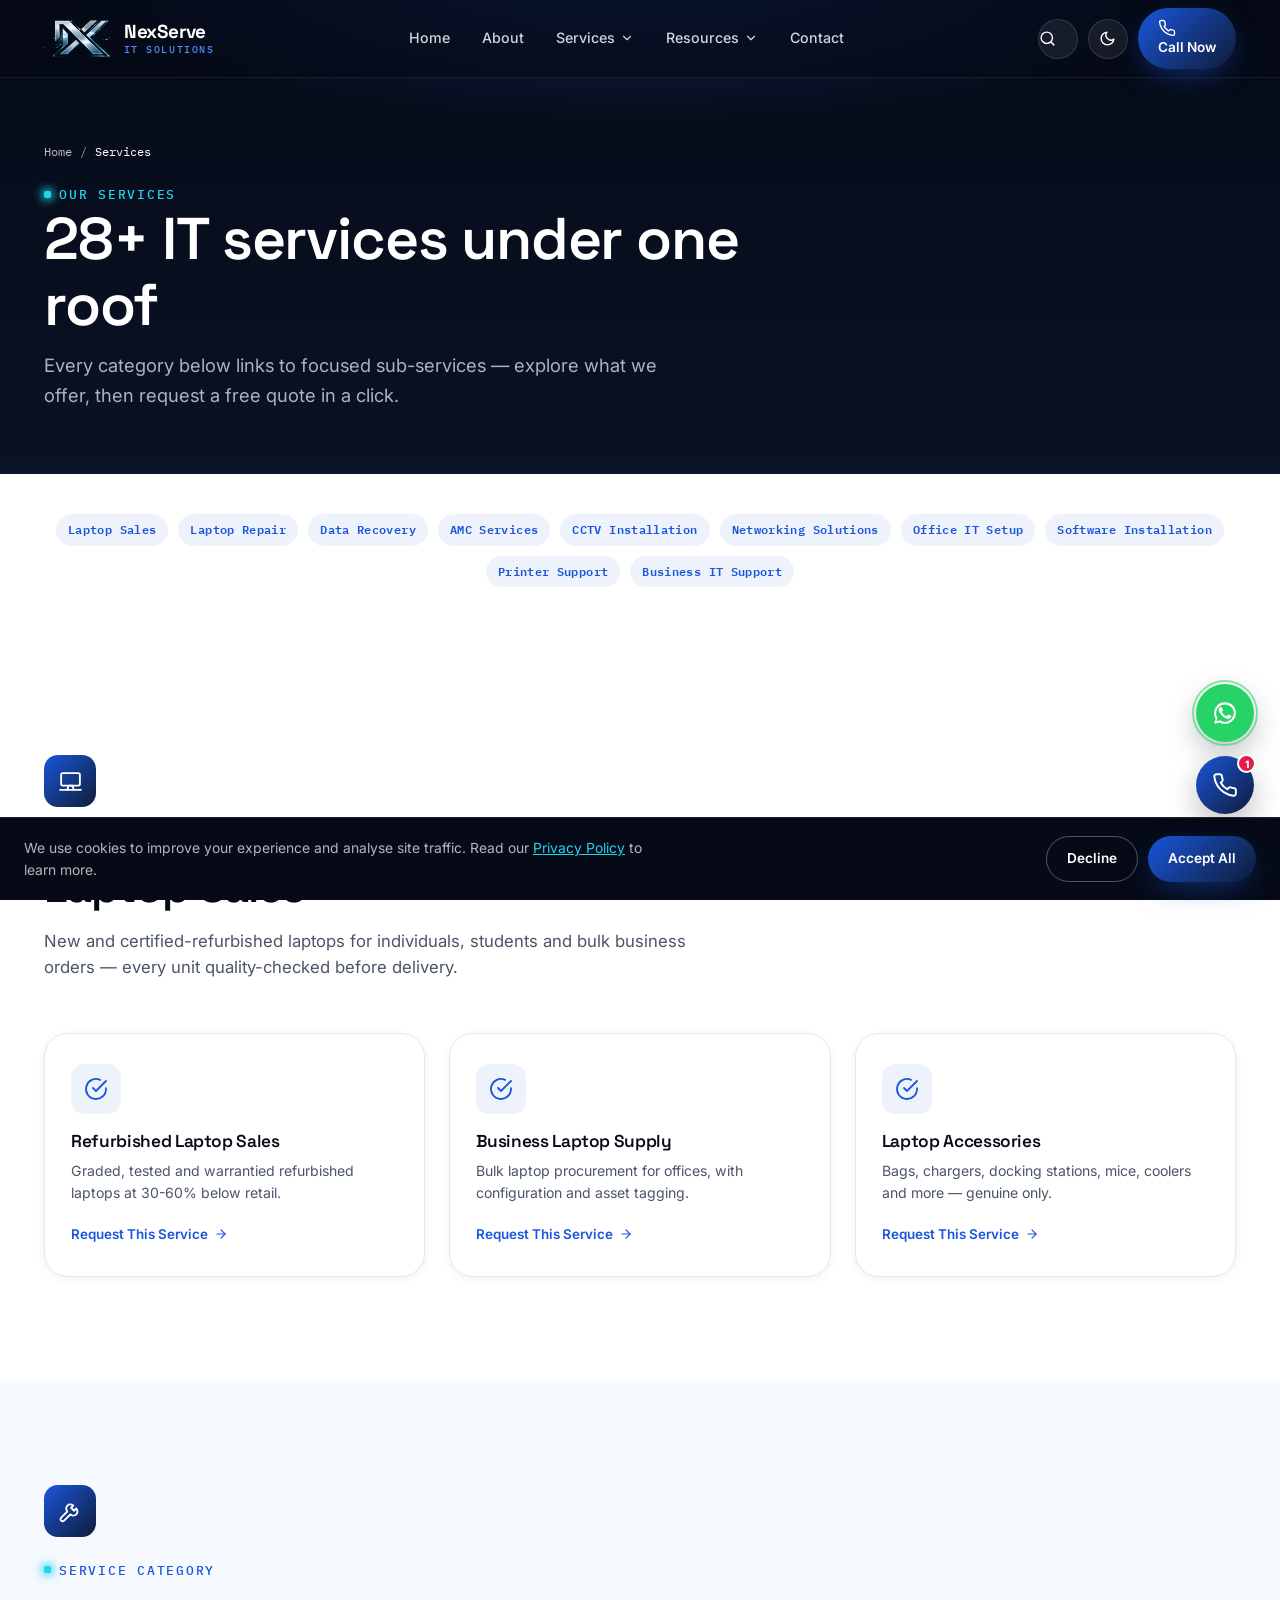
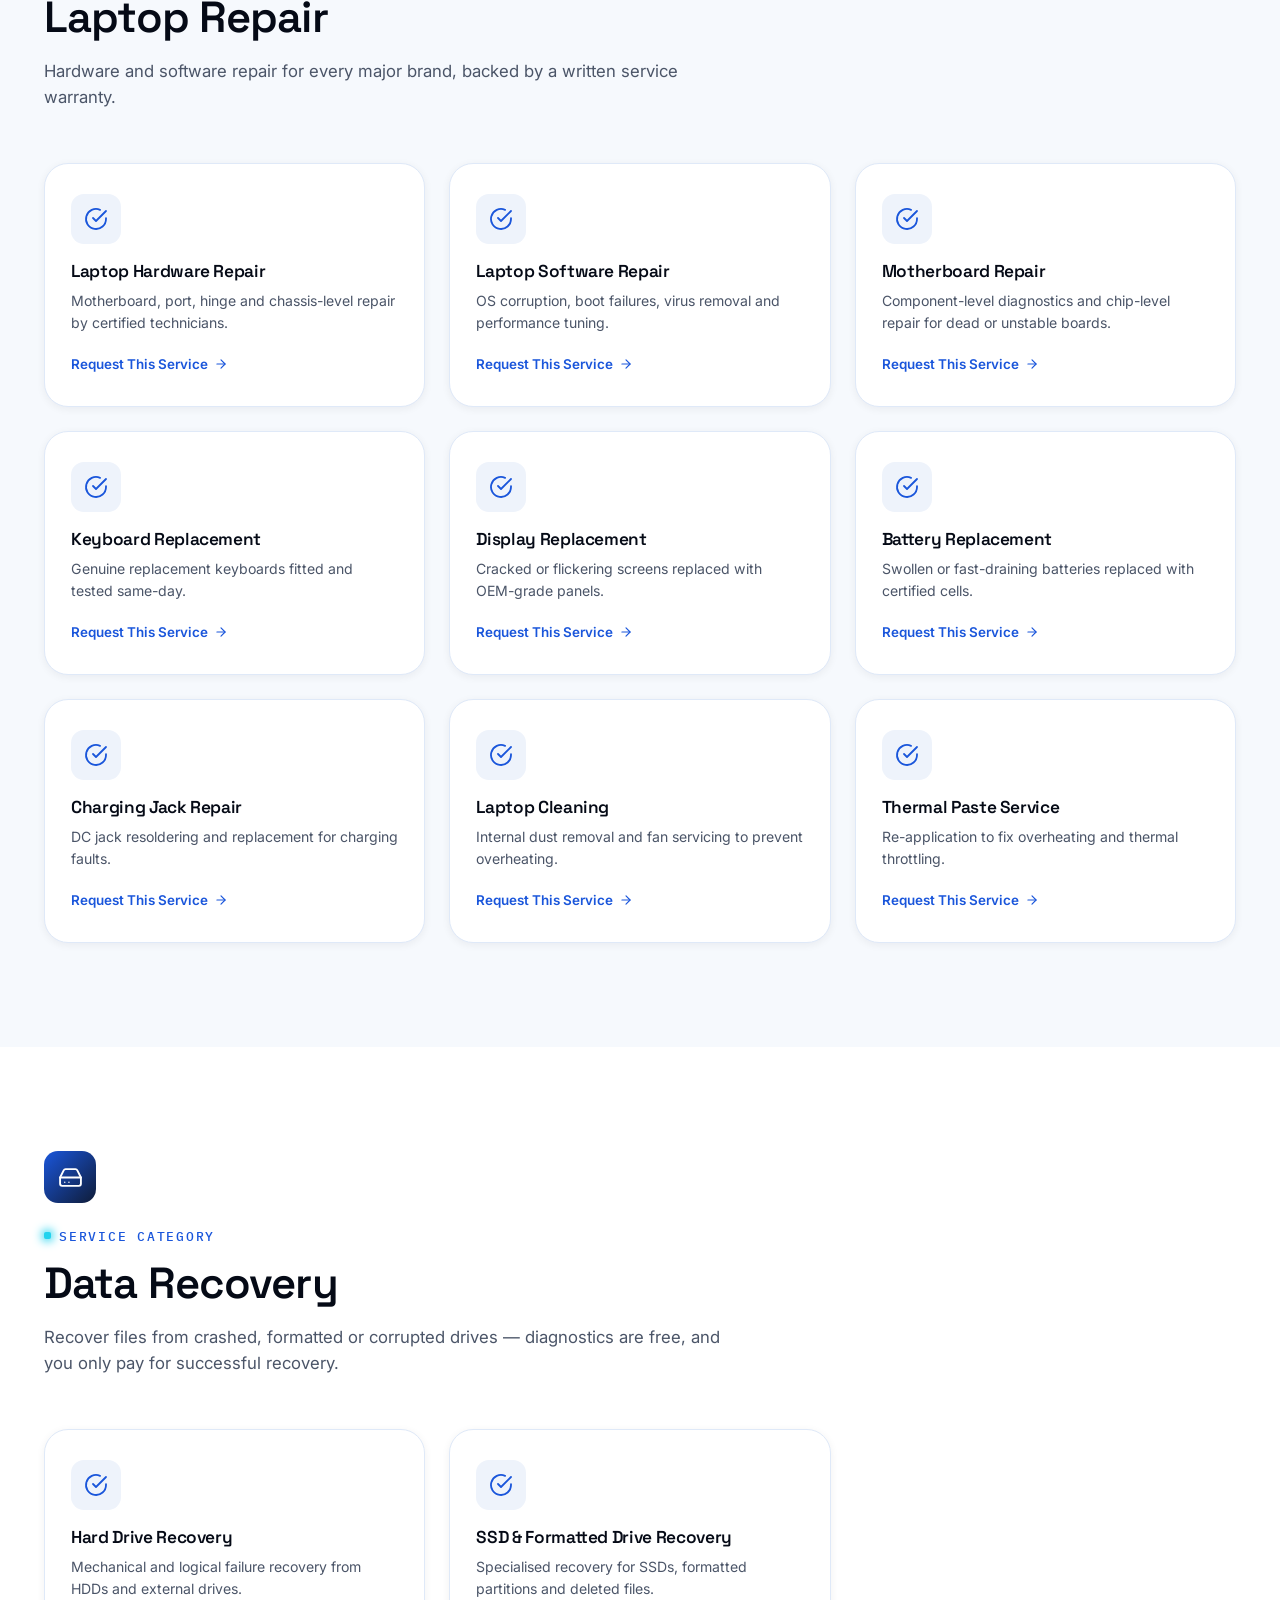
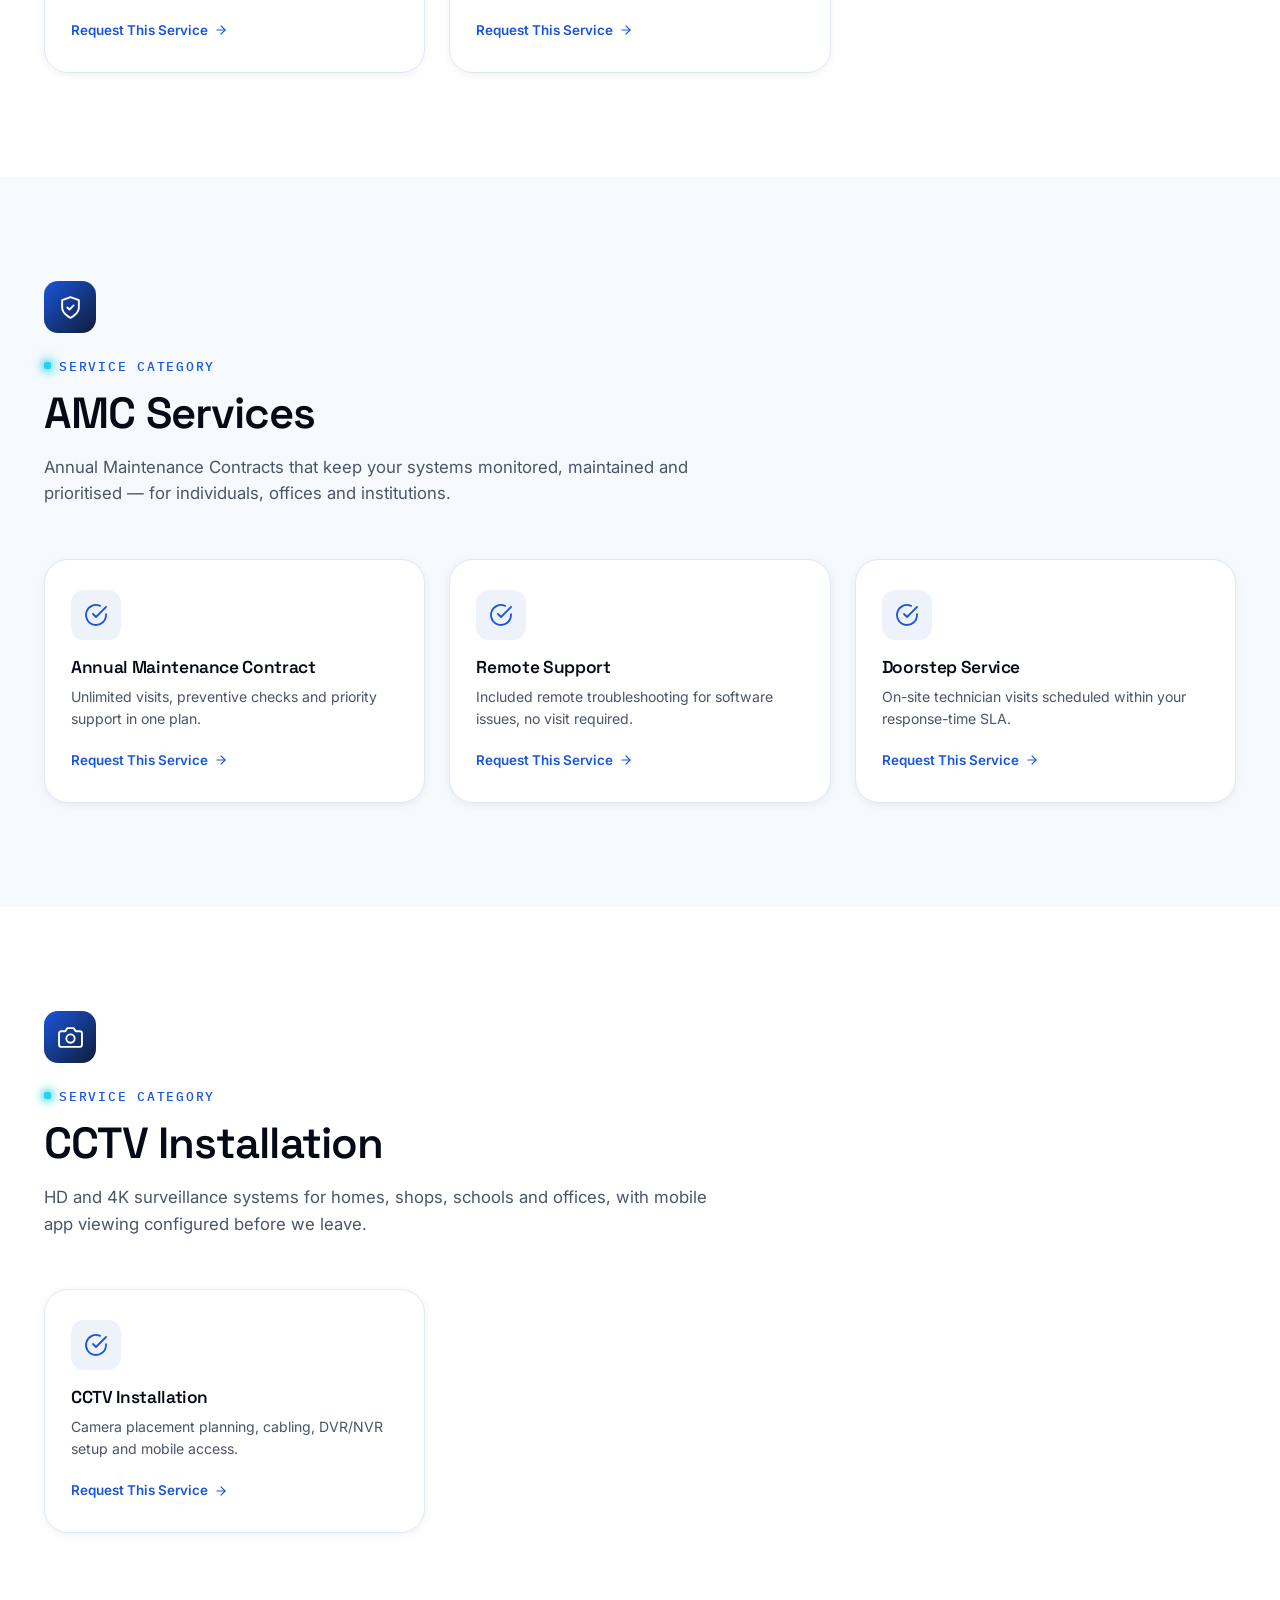
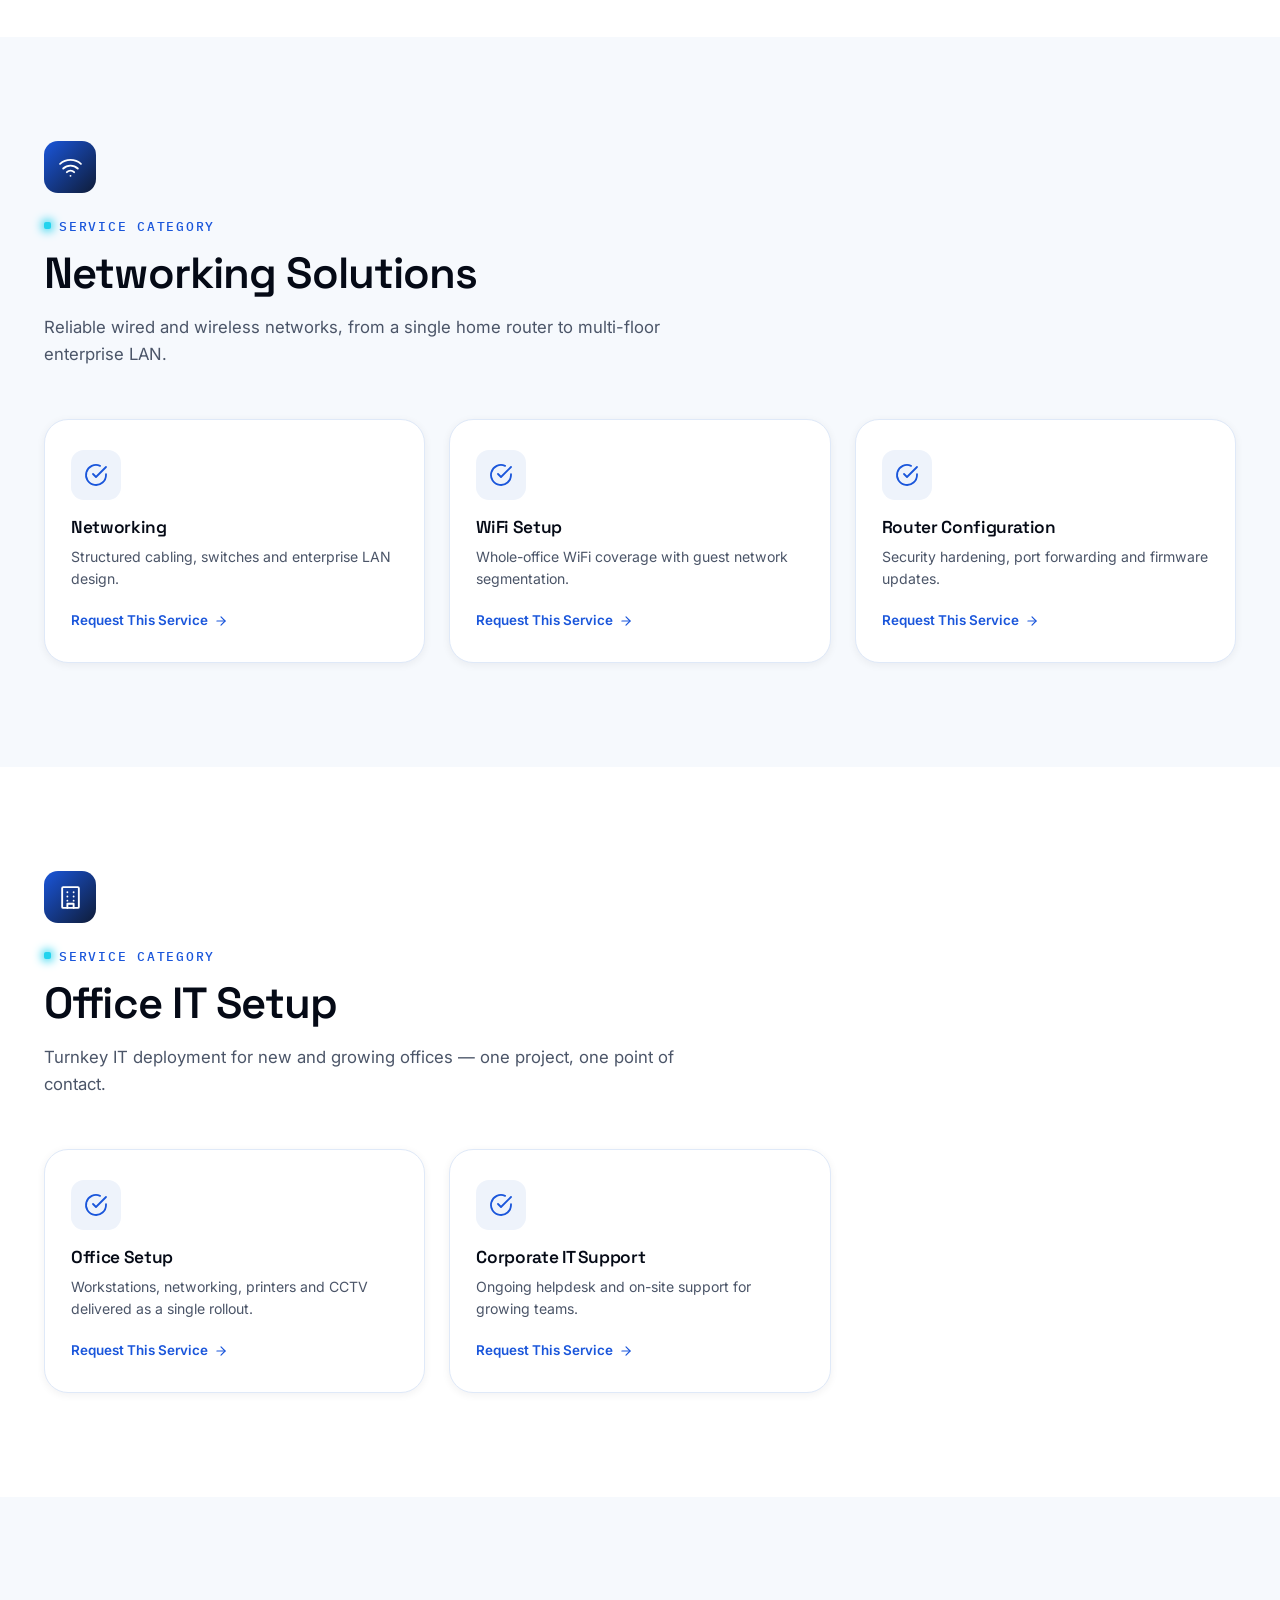
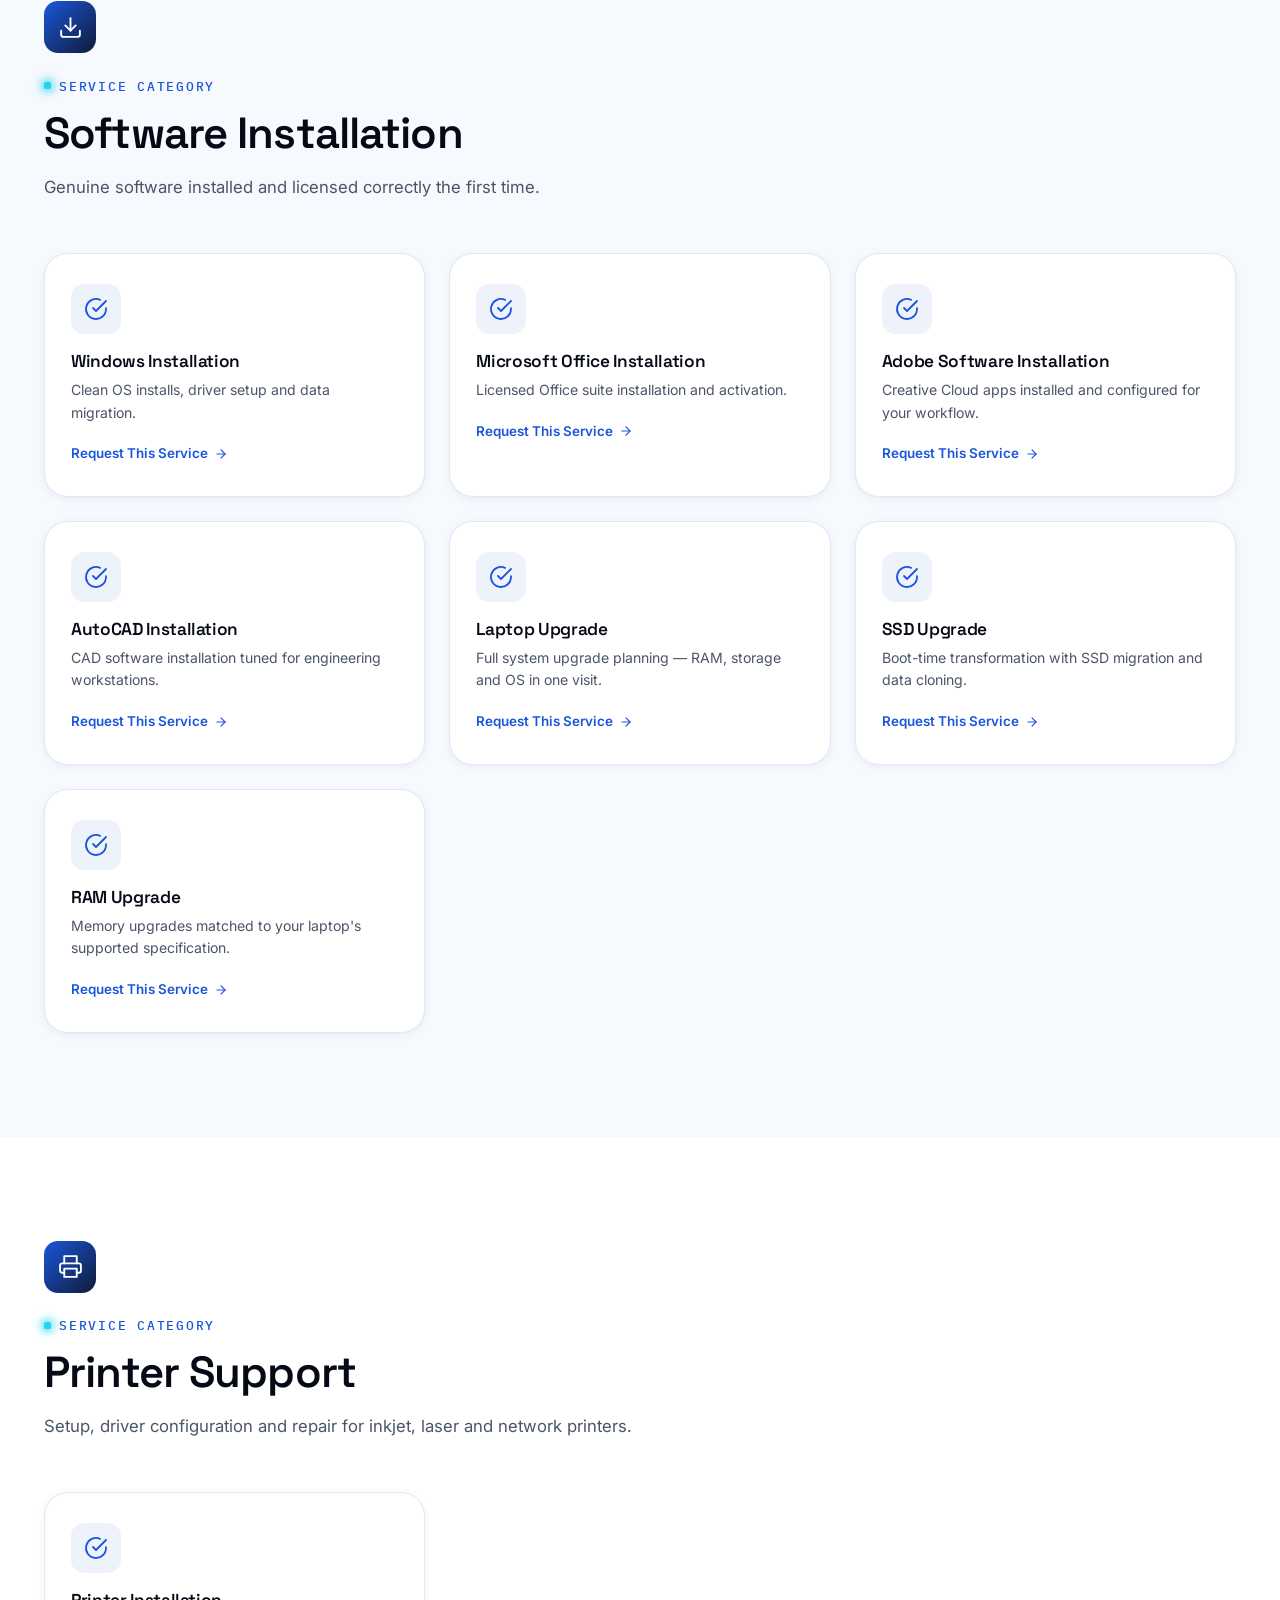
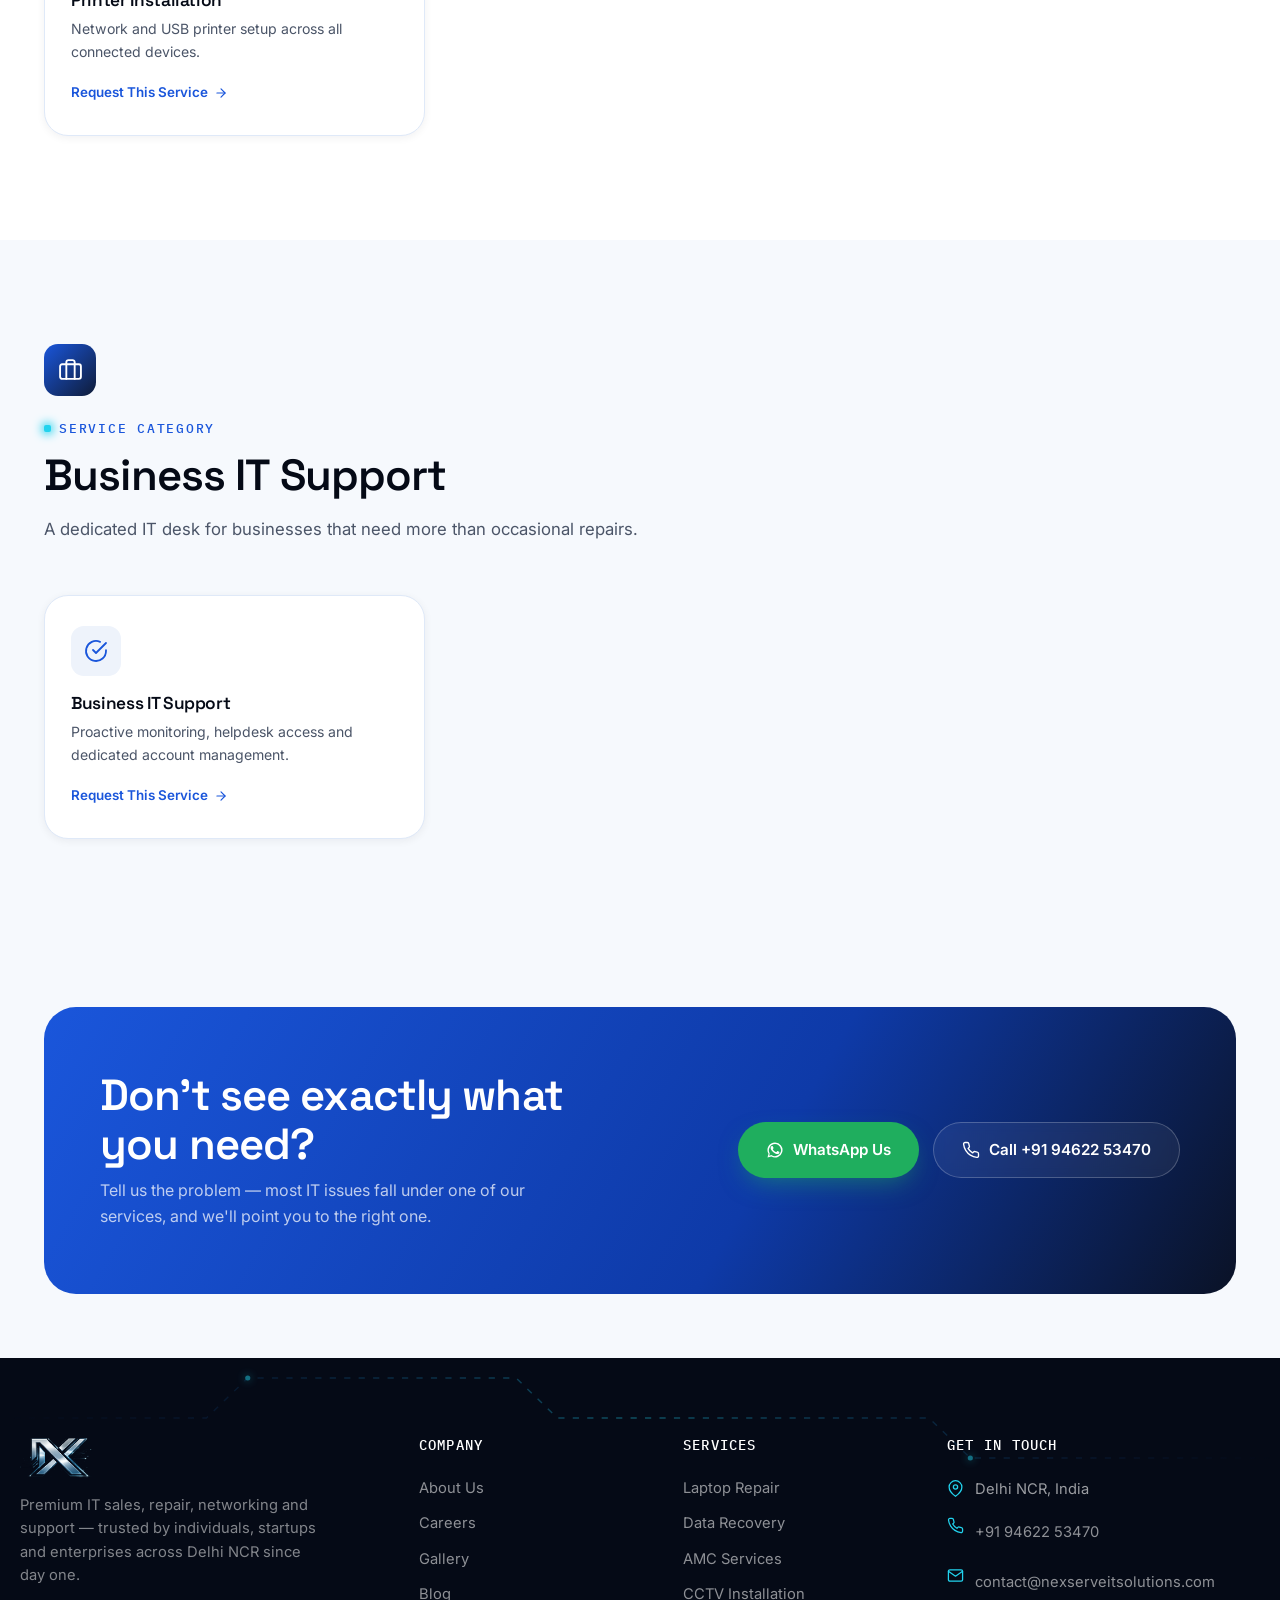
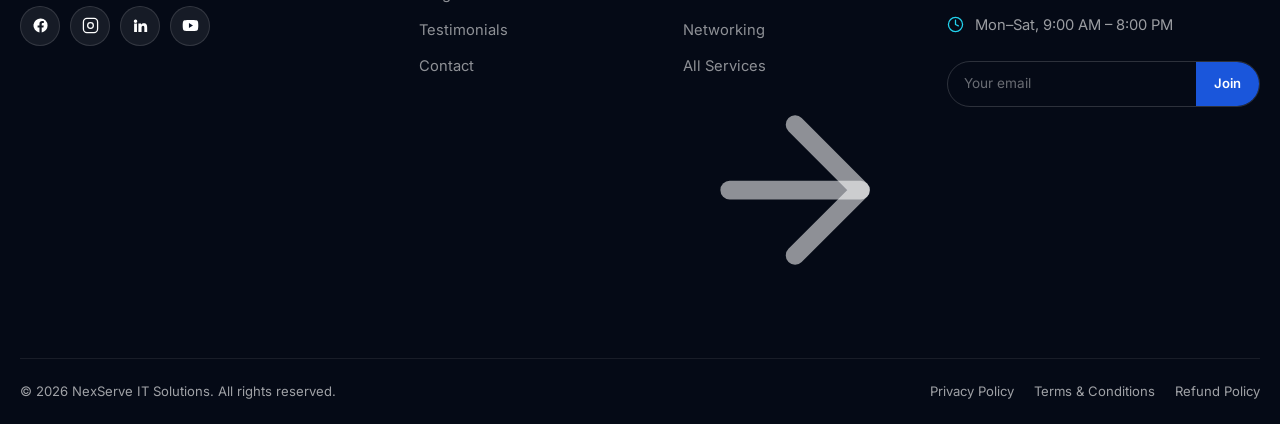
<file: services.html>
<!DOCTYPE html>
<html lang="en">
<head>
<meta charset="UTF-8">
<meta name="viewport" content="width=device-width, initial-scale=1.0">
<title>Services | Laptop Repair, CCTV, Networking &amp; More | NexServe</title>
<meta name="description" content="Explore 28+ IT services from NexServe: laptop sales &amp; repair, data recovery, AMC, CCTV installation, networking, office IT setup, software installation and business IT support.">
<meta name="keywords" content="laptop repair services, CCTV installation Delhi, networking solutions, AMC services, office IT setup, software installation">
<meta name="author" content="NexServe IT Solutions">
<meta name="robots" content="index, follow">
<link rel="canonical" href="https://nexserveitsolutions.com/services.html">

<!-- Open Graph -->
<meta property="og:type" content="website">
<meta property="og:title" content="Services | Laptop Repair, CCTV, Networking &amp; More | NexServe">
<meta property="og:description" content="Explore 28+ IT services from NexServe: laptop sales &amp; repair, data recovery, AMC, CCTV installation, networking, office IT setup, software installation and business IT support.">
<meta property="og:url" content="https://nexserveitsolutions.com/services.html">
<meta property="og:image" content="https://nexserveitsolutions.com/assets/logo-full.png">
<meta property="og:site_name" content="NexServe IT Solutions">
<meta property="og:locale" content="en_IN">

<!-- Twitter Card -->
<meta name="twitter:card" content="summary_large_image">
<meta name="twitter:title" content="Services | Laptop Repair, CCTV, Networking &amp; More | NexServe">
<meta name="twitter:description" content="Explore 28+ IT services from NexServe: laptop sales &amp; repair, data recovery, AMC, CCTV installation, networking, office IT setup, software installation and business IT support.">
<meta name="twitter:image" content="https://nexserveitsolutions.com/assets/logo-full.png">

<link rel="icon" type="image/png" href="assets/favicon.png">
<link rel="apple-touch-icon" href="assets/favicon.png">

<link rel="preconnect" href="https://fonts.googleapis.com">
<link rel="preconnect" href="https://fonts.gstatic.com" crossorigin>
<link href="https://fonts.googleapis.com/css2?family=Space+Grotesk:wght@500;600;700&family=Inter:wght@400;500;600;700;800&family=IBM+Plex+Mono:wght@400;500&display=swap" rel="stylesheet">

<link rel="stylesheet" href="css/style.css">
<link rel="stylesheet" href="css/components.css">

<script type="application/ld+json">
{
  "@context": "https://schema.org",
  "@type": "ProfessionalService",
  "name": "NexServe IT Solutions",
  "image": "https://nexserveitsolutions.com/assets/logo-full.png",
  "url": "https://nexserveitsolutions.com",
  "telephone": "+91-9462253470",
  "email": "contact@nexserveitsolutions.com",
  "priceRange": "$$",
  "address": {
    "@type": "PostalAddress",
    "addressLocality": "Delhi NCR",
    "addressRegion": "Delhi",
    "addressCountry": "IN"
  },
  "openingHoursSpecification": {
    "@type": "OpeningHoursSpecification",
    "dayOfWeek": ["Monday","Tuesday","Wednesday","Thursday","Friday","Saturday"],
    "opens": "09:00",
    "closes": "20:00"
  },
  "founder": [
    {"@type":"Person","name":"Tarun Kumar"},
    {"@type":"Person","name":"Sagar Pathak"}
  ],
  "areaServed": "Delhi NCR",
  "sameAs": []
}
</script>
</head>
<body>

<div id="pageLoader" aria-hidden="true">
  <div class="loader-mark">
    <svg viewBox="0 0 50 50"><circle cx="25" cy="25" r="20" fill="none" stroke="#1a56db" stroke-width="4" stroke-linecap="round" stroke-dasharray="90 60"/></svg>
  </div>
</div>
<div id="scrollProgress"></div>

<a href="#main" class="skip-link">Skip to content</a>
<header id="siteHeader">
  <div class="container header-inner">
    <a href="index.html" class="brand" aria-label="NexServe IT Solutions — Home">
      <img src="assets/logo-icon.png" alt="NexServe IT Solutions logo" width="38" height="21">
      <span class="brand-name">NexServe<span>IT SOLUTIONS</span></span>
    </a>

    <nav aria-label="Primary">
      <ul class="main-nav">
        <li class=""><a href="index.html">Home</a></li>
        <li class=""><a href="about.html">About</a></li>
        <li>
          <a href="services.html">Services <svg viewBox="0 0 24 24" fill="none" stroke="currentColor" stroke-width="2" stroke-linecap="round" stroke-linejoin="round"><polyline points="6 9 12 15 18 9"/></svg></a>
          <div class="mega">
            <div>
              <div class="mega-col-title">Repair &amp; Support</div>
              <a class="mega-item" href="services.html#laptop-repair"><svg viewBox="0 0 24 24" fill="none" stroke="currentColor" stroke-width="1.8" stroke-linecap="round" stroke-linejoin="round"><path d="M14.7 6.3a4 4 0 1 0-5.66 5.66l-6 6a2 2 0 0 0 2.83 2.83l6-6a4 4 0 0 0 5.66-5.66l-2.12 2.12-2.83-2.83z"/></svg><span><span class="t">Laptop Repair</span><span class="d">Hardware &amp; software fixes</span></span></a>
              <a class="mega-item" href="services.html#data-recovery"><svg viewBox="0 0 24 24" fill="none" stroke="currentColor" stroke-width="1.8" stroke-linecap="round" stroke-linejoin="round"><line x1="22" y1="12" x2="2" y2="12"/><path d="M5.45 5.11 2 12v6a2 2 0 0 0 2 2h16a2 2 0 0 0 2-2v-6l-3.45-6.89A2 2 0 0 0 16.76 4H7.24a2 2 0 0 0-1.79 1.11z"/><circle cx="6.5" cy="16.5" r=".7" fill="currentColor" stroke="none"/><circle cx="10.5" cy="16.5" r=".7" fill="currentColor" stroke="none"/></svg><span><span class="t">Data Recovery</span><span class="d">Crashed &amp; formatted drives</span></span></a>
              <a class="mega-item" href="services.html#printer"><svg viewBox="0 0 24 24" fill="none" stroke="currentColor" stroke-width="1.8" stroke-linecap="round" stroke-linejoin="round"><polyline points="6 9 6 2 18 2 18 9"/><path d="M6 18H4a2 2 0 0 1-2-2v-5a2 2 0 0 1 2-2h16a2 2 0 0 1 2 2v5a2 2 0 0 1-2 2h-2"/><rect x="6" y="14" width="12" height="8"/></svg><span><span class="t">Printer Support</span><span class="d">Setup, drivers &amp; repair</span></span></a>
              <a class="mega-item" href="services.html#amc"><svg viewBox="0 0 24 24" fill="none" stroke="currentColor" stroke-width="1.8" stroke-linecap="round" stroke-linejoin="round"><path d="M12 22s8-4 8-10V5l-8-3-8 3v7c0 6 8 10 8 10z"/><path d="m9 12 2 2 4-4"/></svg><span><span class="t">AMC Services</span><span class="d">Annual maintenance contracts</span></span></a>
              <a class="mega-item" href="services.html#business-support"><svg viewBox="0 0 24 24" fill="none" stroke="currentColor" stroke-width="1.8" stroke-linecap="round" stroke-linejoin="round"><rect x="2" y="7" width="20" height="14" rx="2"/><path d="M16 21V5a2 2 0 0 0-2-2h-4a2 2 0 0 0-2 2v16"/></svg><span><span class="t">Business IT Support</span><span class="d">Dedicated corporate desk</span></span></a>
            </div>
            <div>
              <div class="mega-col-title">Sales &amp; Infrastructure</div>
              <a class="mega-item" href="services.html#laptop-sales"><svg viewBox="0 0 24 24" fill="none" stroke="currentColor" stroke-width="1.8" stroke-linecap="round" stroke-linejoin="round"><rect x="3" y="4" width="18" height="12" rx="1.5"/><path d="M2 20h20"/><path d="M9 20l1-4h4l1 4"/></svg><span><span class="t">Laptop Sales</span><span class="d">New &amp; refurbished, all brands</span></span></a>
              <a class="mega-item" href="services.html#networking"><svg viewBox="0 0 24 24" fill="none" stroke="currentColor" stroke-width="1.8" stroke-linecap="round" stroke-linejoin="round"><path d="M5 13a10 10 0 0 1 14 0"/><path d="M8.5 16.5a5 5 0 0 1 7 0"/><path d="M2 8.5a15 15 0 0 1 20 0"/><line x1="12" y1="20" x2="12.01" y2="20"/></svg><span><span class="t">Networking Solutions</span><span class="d">LAN, WiFi &amp; routers</span></span></a>
              <a class="mega-item" href="services.html#cctv"><svg viewBox="0 0 24 24" fill="none" stroke="currentColor" stroke-width="1.8" stroke-linecap="round" stroke-linejoin="round"><path d="M23 19a2 2 0 0 1-2 2H3a2 2 0 0 1-2-2V8a2 2 0 0 1 2-2h4l2-3h6l2 3h4a2 2 0 0 1 2 2z"/><circle cx="12" cy="13" r="4"/></svg><span><span class="t">CCTV Installation</span><span class="d">HD &amp; smart surveillance</span></span></a>
              <a class="mega-item" href="services.html#office-setup"><svg viewBox="0 0 24 24" fill="none" stroke="currentColor" stroke-width="1.8" stroke-linecap="round" stroke-linejoin="round"><rect x="4" y="2" width="16" height="20" rx="1"/><line x1="9" y1="7" x2="9" y2="7.01"/><line x1="15" y1="7" x2="15" y2="7.01"/><line x1="9" y1="11" x2="9" y2="11.01"/><line x1="15" y1="11" x2="15" y2="11.01"/><line x1="9" y1="15" x2="9" y2="15.01"/><line x1="15" y1="15" x2="15" y2="15.01"/><path d="M9 22v-4h6v4"/></svg><span><span class="t">Office IT Setup</span><span class="d">Turnkey office deployment</span></span></a>
              <a class="mega-item" href="services.html#software"><svg viewBox="0 0 24 24" fill="none" stroke="currentColor" stroke-width="1.8" stroke-linecap="round" stroke-linejoin="round"><path d="M21 15v4a2 2 0 0 1-2 2H5a2 2 0 0 1-2-2v-4"/><polyline points="7 10 12 15 17 10"/><line x1="12" y1="15" x2="12" y2="3"/></svg><span><span class="t">Software Installation</span><span class="d">OS, Office, Adobe, AutoCAD</span></span></a>
            </div>
            <div class="mega-cta">
              <span style="font-size:.82rem;color:rgba(255,255,255,.6);">Not sure what you need?</span>
              <a href="contact.html" class="btn btn-primary btn-sm">Get Free Consultation <svg viewBox="0 0 24 24" fill="none" stroke="currentColor" stroke-width="2" stroke-linecap="round" stroke-linejoin="round"><line x1="5" y1="12" x2="19" y2="12"/><polyline points="12 5 19 12 12 19"/></svg></a>
            </div>
          </div>
        </li>
        <li>
          <a href="gallery.html">Resources <svg viewBox="0 0 24 24" fill="none" stroke="currentColor" stroke-width="2" stroke-linecap="round" stroke-linejoin="round"><polyline points="6 9 12 15 18 9"/></svg></a>
          <div class="mega" style="width:300px;grid-template-columns:1fr;">
            <div>
              <a class="mega-item" href="gallery.html"><svg viewBox="0 0 24 24" fill="none" stroke="currentColor" stroke-width="1.8" stroke-linecap="round" stroke-linejoin="round"><path d="M23 19a2 2 0 0 1-2 2H3a2 2 0 0 1-2-2V8a2 2 0 0 1 2-2h4l2-3h6l2 3h4a2 2 0 0 1 2 2z"/><circle cx="12" cy="13" r="4"/></svg><span><span class="t">Gallery</span><span class="d">Our recent work</span></span></a>
              <a class="mega-item" href="blog.html"><svg viewBox="0 0 24 24" fill="none" stroke="currentColor" stroke-width="1.8" stroke-linecap="round" stroke-linejoin="round"><path d="M21 15v4a2 2 0 0 1-2 2H5a2 2 0 0 1-2-2v-4"/><polyline points="7 10 12 15 17 10"/><line x1="12" y1="15" x2="12" y2="3"/></svg><span><span class="t">Blog</span><span class="d">Guides &amp; IT tips</span></span></a>
              <a class="mega-item" href="testimonials.html"><svg viewBox="0 0 24 24" fill="currentColor"><polygon points="12 2 15.09 8.26 22 9.27 17 14.14 18.18 21.02 12 17.77 5.82 21.02 7 14.14 2 9.27 8.91 8.26"/></svg><span><span class="t">Testimonials</span><span class="d">What clients say</span></span></a>
              <a class="mega-item" href="faq.html"><svg viewBox="0 0 24 24" fill="none" stroke="currentColor" stroke-width="1.8" stroke-linecap="round" stroke-linejoin="round"><path d="M3 18v-6a9 9 0 0 1 18 0v6"/><path d="M21 19a2 2 0 0 1-2 2h-1a2 2 0 0 1-2-2v-3a2 2 0 0 1 2-2h3zM3 19a2 2 0 0 0 2 2h1a2 2 0 0 0 2-2v-3a2 2 0 0 0-2-2H3z"/></svg><span><span class="t">FAQ</span><span class="d">Common questions</span></span></a>
              <a class="mega-item" href="careers.html"><svg viewBox="0 0 24 24" fill="none" stroke="currentColor" stroke-width="1.8" stroke-linecap="round" stroke-linejoin="round"><rect x="2" y="7" width="20" height="14" rx="2"/><path d="M16 21V5a2 2 0 0 0-2-2h-4a2 2 0 0 0-2 2v16"/></svg><span><span class="t">Careers</span><span class="d">Join our team</span></span></a>
            </div>
          </div>
        </li>
        <li class=""><a href="contact.html">Contact</a></li>
      </ul>
    </nav>

    <div class="header-actions">
      <button class="icon-btn search-trigger hide-mobile" aria-label="Search site"><svg viewBox="0 0 24 24" fill="none" stroke="currentColor" stroke-width="2" stroke-linecap="round" stroke-linejoin="round"><circle cx="11" cy="11" r="8"/><line x1="21" y1="21" x2="16.65" y2="16.65"/></svg></button>
      <button class="icon-btn theme-toggle hide-mobile" aria-label="Toggle dark mode"><svg class="icon-sun" viewBox="0 0 24 24" fill="none" stroke="currentColor" stroke-width="2" stroke-linecap="round" stroke-linejoin="round"><circle cx="12" cy="12" r="5"/><line x1="12" y1="1" x2="12" y2="3"/><line x1="12" y1="21" x2="12" y2="23"/><line x1="4.22" y1="4.22" x2="5.64" y2="5.64"/><line x1="18.36" y1="18.36" x2="19.78" y2="19.78"/><line x1="1" y1="12" x2="3" y2="12"/><line x1="21" y1="12" x2="23" y2="12"/><line x1="4.22" y1="19.78" x2="5.64" y2="18.36"/><line x1="18.36" y1="5.64" x2="19.78" y2="4.22"/></svg><svg class="icon-moon" viewBox="0 0 24 24" fill="none" stroke="currentColor" stroke-width="2" stroke-linecap="round" stroke-linejoin="round"><path d="M21 12.79A9 9 0 1 1 11.21 3 7 7 0 0 0 21 12.79z"/></svg></button>
      <a href="tel:+919462253470" class="btn btn-primary btn-sm hide-mobile"><span><svg viewBox="0 0 24 24" fill="none" stroke="currentColor" stroke-width="1.8" stroke-linecap="round" stroke-linejoin="round"><path d="M22 16.92v3a2 2 0 0 1-2.18 2 19.79 19.79 0 0 1-8.63-3.07 19.5 19.5 0 0 1-6-6 19.79 19.79 0 0 1-3.07-8.67A2 2 0 0 1 4.11 2h3a2 2 0 0 1 2 1.72c.127.96.362 1.903.7 2.81a2 2 0 0 1-.45 2.11L8.09 9.91a16 16 0 0 0 6 6l1.27-1.27a2 2 0 0 1 2.11-.45c.907.338 1.85.573 2.81.7A2 2 0 0 1 22 16.92z"/></svg></span>Call Now</a>
      <button class="icon-btn nav-toggle" aria-label="Open menu" aria-expanded="false"><svg viewBox="0 0 24 24" fill="none" stroke="currentColor" stroke-width="2" stroke-linecap="round" stroke-linejoin="round"><line x1="3" y1="6" x2="21" y2="6"/><line x1="3" y1="12" x2="21" y2="12"/><line x1="3" y1="18" x2="21" y2="18"/></svg></button>
    </div>
  </div>
</header>

<div id="navScrim"></div>
<aside class="mobile-nav" id="mobileNav" aria-label="Mobile navigation">
  <div class="mobile-nav-head">
    <img src="assets/logo-icon.png" alt="NexServe" width="34" height="19">
    <button class="icon-btn mobile-nav-close" aria-label="Close menu"><svg viewBox="0 0 24 24" fill="none" stroke="currentColor" stroke-width="2" stroke-linecap="round" stroke-linejoin="round"><line x1="18" y1="6" x2="6" y2="18"/><line x1="6" y1="6" x2="18" y2="18"/></svg></button>
  </div>
  <a href="index.html">Home</a>
  <a href="about.html">About Us</a>
  <details class="mobile-nav-group">
    <summary>Services <svg viewBox="0 0 24 24" fill="none" stroke="currentColor" stroke-width="2" stroke-linecap="round" stroke-linejoin="round"><polyline points="6 9 12 15 18 9"/></svg></summary>
    <div class="m-sub">
      <a href="services.html#laptop-sales">Laptop Sales</a>
      <a href="services.html#laptop-repair">Laptop Repair</a>
      <a href="services.html#data-recovery">Data Recovery</a>
      <a href="services.html#amc">AMC Services</a>
      <a href="services.html#cctv">CCTV Installation</a>
      <a href="services.html#networking">Networking Solutions</a>
      <a href="services.html#office-setup">Office IT Setup</a>
      <a href="services.html#software">Software Installation</a>
      <a href="services.html#printer">Printer Support</a>
      <a href="services.html#business-support">Business IT Support</a>
    </div>
  </details>
  <a href="gallery.html">Gallery</a>
  <a href="blog.html">Blog</a>
  <a href="testimonials.html">Testimonials</a>
  <a href="faq.html">FAQ</a>
  <a href="careers.html">Careers</a>
  <a href="contact.html">Contact</a>
  <div class="mt-4" style="display:flex;flex-direction:column;gap:12px;">
    <a href="tel:+919462253470" class="btn btn-primary btn-block"><svg viewBox="0 0 24 24" fill="none" stroke="currentColor" stroke-width="1.8" stroke-linecap="round" stroke-linejoin="round"><path d="M22 16.92v3a2 2 0 0 1-2.18 2 19.79 19.79 0 0 1-8.63-3.07 19.5 19.5 0 0 1-6-6 19.79 19.79 0 0 1-3.07-8.67A2 2 0 0 1 4.11 2h3a2 2 0 0 1 2 1.72c.127.96.362 1.903.7 2.81a2 2 0 0 1-.45 2.11L8.09 9.91a16 16 0 0 0 6 6l1.27-1.27a2 2 0 0 1 2.11-.45c.907.338 1.85.573 2.81.7A2 2 0 0 1 22 16.92z"/></svg> Call +91 94622 53470</a>
    <a href="https://wa.me/919462253470?text=Hi%20NexServe%2C%20I%27d%20like%20to%20know%20more%20about%20your%20IT%20services." target="_blank" rel="noopener" class="btn btn-whatsapp btn-block"><svg viewBox="0 0 24 24" fill="currentColor"><path d="M17.5 14.4c-.3-.1-1.7-.9-2-1-.3-.1-.5-.1-.7.1-.2.3-.7 1-.9 1.2-.2.2-.3.2-.6.1-.3-.1-1.3-.5-2.4-1.5-.9-.8-1.5-1.8-1.7-2.1-.2-.3 0-.5.1-.6.1-.1.3-.3.4-.5.1-.2.2-.3.3-.5.1-.2 0-.4 0-.5C10 9 9.3 7.6 9 7c-.1-.5-.4-.4-.6-.4h-.5c-.2 0-.5.1-.7.3-.3.3-1 1-1 2.4s1 2.8 1.2 3c.1.2 2 3.1 4.9 4.3.7.3 1.2.5 1.6.6.7.2 1.3.2 1.8.1.5-.1 1.7-.7 2-1.4.2-.7.2-1.2.1-1.4-.1-.1-.3-.2-.6-.3z"/><path d="M12 2a10 10 0 0 0-8.6 15.1L2 22l5.1-1.3A10 10 0 1 0 12 2zm0 18.2c-1.6 0-3.1-.4-4.4-1.2l-.3-.2-3.1.8.8-3-.2-.3A8.2 8.2 0 1 1 20.2 12 8.2 8.2 0 0 1 12 20.2z"/></svg> WhatsApp Us</a>
  </div>
</aside>

<div id="searchOverlay" role="dialog" aria-label="Site search">
  <button class="icon-btn search-close" aria-label="Close search"><svg viewBox="0 0 24 24" fill="none" stroke="currentColor" stroke-width="2" stroke-linecap="round" stroke-linejoin="round"><line x1="18" y1="6" x2="6" y2="18"/><line x1="6" y1="6" x2="18" y2="18"/></svg></button>
  <div class="search-box">
    <input type="text" placeholder="Search services, pages…" aria-label="Search">
    <div class="search-hint">Press <strong>Esc</strong> to close · Try “CCTV”, “repair”, “careers”</div>
    <div class="search-results"></div>
  </div>
</div>
<main id="main">

<section class="page-hero">
  <div class="container"><div class="breadcrumb"><a href="index.html">Home</a><span>/</span><span style="color:#fff;">Services</span></div></div>
  <div class="container">
    <span class="eyebrow on-dark">Our Services</span>
    <h1>28+ IT services under one roof</h1>
    <p class="lead">Every category below links to focused sub-services — explore what we offer, then request a free quote in a click.</p>
  </div>
</section>

<section class="bg-white section-tight" style="padding-top:40px;">
  <div class="container">
    <div style="display:flex;flex-wrap:wrap;gap:10px;justify-content:center;"><a href="#laptop-sales" class="badge" style="text-decoration:none;"> Laptop Sales</a><a href="#laptop-repair" class="badge" style="text-decoration:none;"> Laptop Repair</a><a href="#data-recovery" class="badge" style="text-decoration:none;"> Data Recovery</a><a href="#amc" class="badge" style="text-decoration:none;"> AMC Services</a><a href="#cctv" class="badge" style="text-decoration:none;"> CCTV Installation</a><a href="#networking" class="badge" style="text-decoration:none;"> Networking Solutions</a><a href="#office-setup" class="badge" style="text-decoration:none;"> Office IT Setup</a><a href="#software" class="badge" style="text-decoration:none;"> Software Installation</a><a href="#printer" class="badge" style="text-decoration:none;"> Printer Support</a><a href="#business-support" class="badge" style="text-decoration:none;"> Business IT Support</a></div>
  </div>
</section>

<section class="bg-white" id="laptop-sales">
  <div class="container">
    <div class="section-head" data-reveal>
      <div class="why-icon" style="margin-bottom:18px;"><svg viewBox="0 0 24 24" fill="none" stroke="currentColor" stroke-width="1.8" stroke-linecap="round" stroke-linejoin="round"><rect x="3" y="4" width="18" height="12" rx="1.5"/><path d="M2 20h20"/><path d="M9 20l1-4h4l1 4"/></svg></div>
      <span class="eyebrow">Service Category</span>
      <h2>Laptop Sales</h2>
      <p>New and certified-refurbished laptops for individuals, students and bulk business orders — every unit quality-checked before delivery.</p>
    </div>
    <div class="services-grid stagger">
        <div class="card service-card" data-reveal style="--i:0">
          <div class="service-icon"><svg viewBox="0 0 24 24" fill="none" stroke="currentColor" stroke-width="1.8" stroke-linecap="round" stroke-linejoin="round"><path d="M22 11.08V12a10 10 0 1 1-5.93-9.14"/><polyline points="22 4 12 14.01 9 11.01"/></svg></div>
          <h3>Refurbished Laptop Sales</h3>
          <p>Graded, tested and warrantied refurbished laptops at 30-60% below retail.</p>
          <a href="contact.html?service=laptop-sales" class="service-link">Request This Service <svg viewBox="0 0 24 24" fill="none" stroke="currentColor" stroke-width="2" stroke-linecap="round" stroke-linejoin="round"><line x1="5" y1="12" x2="19" y2="12"/><polyline points="12 5 19 12 12 19"/></svg></a>
        </div>
        <div class="card service-card" data-reveal style="--i:1">
          <div class="service-icon"><svg viewBox="0 0 24 24" fill="none" stroke="currentColor" stroke-width="1.8" stroke-linecap="round" stroke-linejoin="round"><path d="M22 11.08V12a10 10 0 1 1-5.93-9.14"/><polyline points="22 4 12 14.01 9 11.01"/></svg></div>
          <h3>Business Laptop Supply</h3>
          <p>Bulk laptop procurement for offices, with configuration and asset tagging.</p>
          <a href="contact.html?service=laptop-sales" class="service-link">Request This Service <svg viewBox="0 0 24 24" fill="none" stroke="currentColor" stroke-width="2" stroke-linecap="round" stroke-linejoin="round"><line x1="5" y1="12" x2="19" y2="12"/><polyline points="12 5 19 12 12 19"/></svg></a>
        </div>
        <div class="card service-card" data-reveal style="--i:2">
          <div class="service-icon"><svg viewBox="0 0 24 24" fill="none" stroke="currentColor" stroke-width="1.8" stroke-linecap="round" stroke-linejoin="round"><path d="M22 11.08V12a10 10 0 1 1-5.93-9.14"/><polyline points="22 4 12 14.01 9 11.01"/></svg></div>
          <h3>Laptop Accessories</h3>
          <p>Bags, chargers, docking stations, mice, coolers and more — genuine only.</p>
          <a href="contact.html?service=laptop-sales" class="service-link">Request This Service <svg viewBox="0 0 24 24" fill="none" stroke="currentColor" stroke-width="2" stroke-linecap="round" stroke-linejoin="round"><line x1="5" y1="12" x2="19" y2="12"/><polyline points="12 5 19 12 12 19"/></svg></a>
        </div></div>
  </div>
</section>

<section class="bg-ice" id="laptop-repair">
  <div class="container">
    <div class="section-head" data-reveal>
      <div class="why-icon" style="margin-bottom:18px;"><svg viewBox="0 0 24 24" fill="none" stroke="currentColor" stroke-width="1.8" stroke-linecap="round" stroke-linejoin="round"><path d="M14.7 6.3a4 4 0 1 0-5.66 5.66l-6 6a2 2 0 0 0 2.83 2.83l6-6a4 4 0 0 0 5.66-5.66l-2.12 2.12-2.83-2.83z"/></svg></div>
      <span class="eyebrow">Service Category</span>
      <h2>Laptop Repair</h2>
      <p>Hardware and software repair for every major brand, backed by a written service warranty.</p>
    </div>
    <div class="services-grid stagger">
        <div class="card service-card" data-reveal style="--i:0">
          <div class="service-icon"><svg viewBox="0 0 24 24" fill="none" stroke="currentColor" stroke-width="1.8" stroke-linecap="round" stroke-linejoin="round"><path d="M22 11.08V12a10 10 0 1 1-5.93-9.14"/><polyline points="22 4 12 14.01 9 11.01"/></svg></div>
          <h3>Laptop Hardware Repair</h3>
          <p>Motherboard, port, hinge and chassis-level repair by certified technicians.</p>
          <a href="contact.html?service=laptop-repair" class="service-link">Request This Service <svg viewBox="0 0 24 24" fill="none" stroke="currentColor" stroke-width="2" stroke-linecap="round" stroke-linejoin="round"><line x1="5" y1="12" x2="19" y2="12"/><polyline points="12 5 19 12 12 19"/></svg></a>
        </div>
        <div class="card service-card" data-reveal style="--i:1">
          <div class="service-icon"><svg viewBox="0 0 24 24" fill="none" stroke="currentColor" stroke-width="1.8" stroke-linecap="round" stroke-linejoin="round"><path d="M22 11.08V12a10 10 0 1 1-5.93-9.14"/><polyline points="22 4 12 14.01 9 11.01"/></svg></div>
          <h3>Laptop Software Repair</h3>
          <p>OS corruption, boot failures, virus removal and performance tuning.</p>
          <a href="contact.html?service=laptop-repair" class="service-link">Request This Service <svg viewBox="0 0 24 24" fill="none" stroke="currentColor" stroke-width="2" stroke-linecap="round" stroke-linejoin="round"><line x1="5" y1="12" x2="19" y2="12"/><polyline points="12 5 19 12 12 19"/></svg></a>
        </div>
        <div class="card service-card" data-reveal style="--i:2">
          <div class="service-icon"><svg viewBox="0 0 24 24" fill="none" stroke="currentColor" stroke-width="1.8" stroke-linecap="round" stroke-linejoin="round"><path d="M22 11.08V12a10 10 0 1 1-5.93-9.14"/><polyline points="22 4 12 14.01 9 11.01"/></svg></div>
          <h3>Motherboard Repair</h3>
          <p>Component-level diagnostics and chip-level repair for dead or unstable boards.</p>
          <a href="contact.html?service=laptop-repair" class="service-link">Request This Service <svg viewBox="0 0 24 24" fill="none" stroke="currentColor" stroke-width="2" stroke-linecap="round" stroke-linejoin="round"><line x1="5" y1="12" x2="19" y2="12"/><polyline points="12 5 19 12 12 19"/></svg></a>
        </div>
        <div class="card service-card" data-reveal style="--i:0">
          <div class="service-icon"><svg viewBox="0 0 24 24" fill="none" stroke="currentColor" stroke-width="1.8" stroke-linecap="round" stroke-linejoin="round"><path d="M22 11.08V12a10 10 0 1 1-5.93-9.14"/><polyline points="22 4 12 14.01 9 11.01"/></svg></div>
          <h3>Keyboard Replacement</h3>
          <p>Genuine replacement keyboards fitted and tested same-day.</p>
          <a href="contact.html?service=laptop-repair" class="service-link">Request This Service <svg viewBox="0 0 24 24" fill="none" stroke="currentColor" stroke-width="2" stroke-linecap="round" stroke-linejoin="round"><line x1="5" y1="12" x2="19" y2="12"/><polyline points="12 5 19 12 12 19"/></svg></a>
        </div>
        <div class="card service-card" data-reveal style="--i:1">
          <div class="service-icon"><svg viewBox="0 0 24 24" fill="none" stroke="currentColor" stroke-width="1.8" stroke-linecap="round" stroke-linejoin="round"><path d="M22 11.08V12a10 10 0 1 1-5.93-9.14"/><polyline points="22 4 12 14.01 9 11.01"/></svg></div>
          <h3>Display Replacement</h3>
          <p>Cracked or flickering screens replaced with OEM-grade panels.</p>
          <a href="contact.html?service=laptop-repair" class="service-link">Request This Service <svg viewBox="0 0 24 24" fill="none" stroke="currentColor" stroke-width="2" stroke-linecap="round" stroke-linejoin="round"><line x1="5" y1="12" x2="19" y2="12"/><polyline points="12 5 19 12 12 19"/></svg></a>
        </div>
        <div class="card service-card" data-reveal style="--i:2">
          <div class="service-icon"><svg viewBox="0 0 24 24" fill="none" stroke="currentColor" stroke-width="1.8" stroke-linecap="round" stroke-linejoin="round"><path d="M22 11.08V12a10 10 0 1 1-5.93-9.14"/><polyline points="22 4 12 14.01 9 11.01"/></svg></div>
          <h3>Battery Replacement</h3>
          <p>Swollen or fast-draining batteries replaced with certified cells.</p>
          <a href="contact.html?service=laptop-repair" class="service-link">Request This Service <svg viewBox="0 0 24 24" fill="none" stroke="currentColor" stroke-width="2" stroke-linecap="round" stroke-linejoin="round"><line x1="5" y1="12" x2="19" y2="12"/><polyline points="12 5 19 12 12 19"/></svg></a>
        </div>
        <div class="card service-card" data-reveal style="--i:0">
          <div class="service-icon"><svg viewBox="0 0 24 24" fill="none" stroke="currentColor" stroke-width="1.8" stroke-linecap="round" stroke-linejoin="round"><path d="M22 11.08V12a10 10 0 1 1-5.93-9.14"/><polyline points="22 4 12 14.01 9 11.01"/></svg></div>
          <h3>Charging Jack Repair</h3>
          <p>DC jack resoldering and replacement for charging faults.</p>
          <a href="contact.html?service=laptop-repair" class="service-link">Request This Service <svg viewBox="0 0 24 24" fill="none" stroke="currentColor" stroke-width="2" stroke-linecap="round" stroke-linejoin="round"><line x1="5" y1="12" x2="19" y2="12"/><polyline points="12 5 19 12 12 19"/></svg></a>
        </div>
        <div class="card service-card" data-reveal style="--i:1">
          <div class="service-icon"><svg viewBox="0 0 24 24" fill="none" stroke="currentColor" stroke-width="1.8" stroke-linecap="round" stroke-linejoin="round"><path d="M22 11.08V12a10 10 0 1 1-5.93-9.14"/><polyline points="22 4 12 14.01 9 11.01"/></svg></div>
          <h3>Laptop Cleaning</h3>
          <p>Internal dust removal and fan servicing to prevent overheating.</p>
          <a href="contact.html?service=laptop-repair" class="service-link">Request This Service <svg viewBox="0 0 24 24" fill="none" stroke="currentColor" stroke-width="2" stroke-linecap="round" stroke-linejoin="round"><line x1="5" y1="12" x2="19" y2="12"/><polyline points="12 5 19 12 12 19"/></svg></a>
        </div>
        <div class="card service-card" data-reveal style="--i:2">
          <div class="service-icon"><svg viewBox="0 0 24 24" fill="none" stroke="currentColor" stroke-width="1.8" stroke-linecap="round" stroke-linejoin="round"><path d="M22 11.08V12a10 10 0 1 1-5.93-9.14"/><polyline points="22 4 12 14.01 9 11.01"/></svg></div>
          <h3>Thermal Paste Service</h3>
          <p>Re-application to fix overheating and thermal throttling.</p>
          <a href="contact.html?service=laptop-repair" class="service-link">Request This Service <svg viewBox="0 0 24 24" fill="none" stroke="currentColor" stroke-width="2" stroke-linecap="round" stroke-linejoin="round"><line x1="5" y1="12" x2="19" y2="12"/><polyline points="12 5 19 12 12 19"/></svg></a>
        </div></div>
  </div>
</section>

<section class="bg-white" id="data-recovery">
  <div class="container">
    <div class="section-head" data-reveal>
      <div class="why-icon" style="margin-bottom:18px;"><svg viewBox="0 0 24 24" fill="none" stroke="currentColor" stroke-width="1.8" stroke-linecap="round" stroke-linejoin="round"><line x1="22" y1="12" x2="2" y2="12"/><path d="M5.45 5.11 2 12v6a2 2 0 0 0 2 2h16a2 2 0 0 0 2-2v-6l-3.45-6.89A2 2 0 0 0 16.76 4H7.24a2 2 0 0 0-1.79 1.11z"/><circle cx="6.5" cy="16.5" r=".7" fill="currentColor" stroke="none"/><circle cx="10.5" cy="16.5" r=".7" fill="currentColor" stroke="none"/></svg></div>
      <span class="eyebrow">Service Category</span>
      <h2>Data Recovery</h2>
      <p>Recover files from crashed, formatted or corrupted drives — diagnostics are free, and you only pay for successful recovery.</p>
    </div>
    <div class="services-grid stagger">
        <div class="card service-card" data-reveal style="--i:0">
          <div class="service-icon"><svg viewBox="0 0 24 24" fill="none" stroke="currentColor" stroke-width="1.8" stroke-linecap="round" stroke-linejoin="round"><path d="M22 11.08V12a10 10 0 1 1-5.93-9.14"/><polyline points="22 4 12 14.01 9 11.01"/></svg></div>
          <h3>Hard Drive Recovery</h3>
          <p>Mechanical and logical failure recovery from HDDs and external drives.</p>
          <a href="contact.html?service=data-recovery" class="service-link">Request This Service <svg viewBox="0 0 24 24" fill="none" stroke="currentColor" stroke-width="2" stroke-linecap="round" stroke-linejoin="round"><line x1="5" y1="12" x2="19" y2="12"/><polyline points="12 5 19 12 12 19"/></svg></a>
        </div>
        <div class="card service-card" data-reveal style="--i:1">
          <div class="service-icon"><svg viewBox="0 0 24 24" fill="none" stroke="currentColor" stroke-width="1.8" stroke-linecap="round" stroke-linejoin="round"><path d="M22 11.08V12a10 10 0 1 1-5.93-9.14"/><polyline points="22 4 12 14.01 9 11.01"/></svg></div>
          <h3>SSD & Formatted Drive Recovery</h3>
          <p>Specialised recovery for SSDs, formatted partitions and deleted files.</p>
          <a href="contact.html?service=data-recovery" class="service-link">Request This Service <svg viewBox="0 0 24 24" fill="none" stroke="currentColor" stroke-width="2" stroke-linecap="round" stroke-linejoin="round"><line x1="5" y1="12" x2="19" y2="12"/><polyline points="12 5 19 12 12 19"/></svg></a>
        </div></div>
  </div>
</section>

<section class="bg-ice" id="amc">
  <div class="container">
    <div class="section-head" data-reveal>
      <div class="why-icon" style="margin-bottom:18px;"><svg viewBox="0 0 24 24" fill="none" stroke="currentColor" stroke-width="1.8" stroke-linecap="round" stroke-linejoin="round"><path d="M12 22s8-4 8-10V5l-8-3-8 3v7c0 6 8 10 8 10z"/><path d="m9 12 2 2 4-4"/></svg></div>
      <span class="eyebrow">Service Category</span>
      <h2>AMC Services</h2>
      <p>Annual Maintenance Contracts that keep your systems monitored, maintained and prioritised — for individuals, offices and institutions.</p>
    </div>
    <div class="services-grid stagger">
        <div class="card service-card" data-reveal style="--i:0">
          <div class="service-icon"><svg viewBox="0 0 24 24" fill="none" stroke="currentColor" stroke-width="1.8" stroke-linecap="round" stroke-linejoin="round"><path d="M22 11.08V12a10 10 0 1 1-5.93-9.14"/><polyline points="22 4 12 14.01 9 11.01"/></svg></div>
          <h3>Annual Maintenance Contract</h3>
          <p>Unlimited visits, preventive checks and priority support in one plan.</p>
          <a href="contact.html?service=amc" class="service-link">Request This Service <svg viewBox="0 0 24 24" fill="none" stroke="currentColor" stroke-width="2" stroke-linecap="round" stroke-linejoin="round"><line x1="5" y1="12" x2="19" y2="12"/><polyline points="12 5 19 12 12 19"/></svg></a>
        </div>
        <div class="card service-card" data-reveal style="--i:1">
          <div class="service-icon"><svg viewBox="0 0 24 24" fill="none" stroke="currentColor" stroke-width="1.8" stroke-linecap="round" stroke-linejoin="round"><path d="M22 11.08V12a10 10 0 1 1-5.93-9.14"/><polyline points="22 4 12 14.01 9 11.01"/></svg></div>
          <h3>Remote Support</h3>
          <p>Included remote troubleshooting for software issues, no visit required.</p>
          <a href="contact.html?service=amc" class="service-link">Request This Service <svg viewBox="0 0 24 24" fill="none" stroke="currentColor" stroke-width="2" stroke-linecap="round" stroke-linejoin="round"><line x1="5" y1="12" x2="19" y2="12"/><polyline points="12 5 19 12 12 19"/></svg></a>
        </div>
        <div class="card service-card" data-reveal style="--i:2">
          <div class="service-icon"><svg viewBox="0 0 24 24" fill="none" stroke="currentColor" stroke-width="1.8" stroke-linecap="round" stroke-linejoin="round"><path d="M22 11.08V12a10 10 0 1 1-5.93-9.14"/><polyline points="22 4 12 14.01 9 11.01"/></svg></div>
          <h3>Doorstep Service</h3>
          <p>On-site technician visits scheduled within your response-time SLA.</p>
          <a href="contact.html?service=amc" class="service-link">Request This Service <svg viewBox="0 0 24 24" fill="none" stroke="currentColor" stroke-width="2" stroke-linecap="round" stroke-linejoin="round"><line x1="5" y1="12" x2="19" y2="12"/><polyline points="12 5 19 12 12 19"/></svg></a>
        </div></div>
  </div>
</section>

<section class="bg-white" id="cctv">
  <div class="container">
    <div class="section-head" data-reveal>
      <div class="why-icon" style="margin-bottom:18px;"><svg viewBox="0 0 24 24" fill="none" stroke="currentColor" stroke-width="1.8" stroke-linecap="round" stroke-linejoin="round"><path d="M23 19a2 2 0 0 1-2 2H3a2 2 0 0 1-2-2V8a2 2 0 0 1 2-2h4l2-3h6l2 3h4a2 2 0 0 1 2 2z"/><circle cx="12" cy="13" r="4"/></svg></div>
      <span class="eyebrow">Service Category</span>
      <h2>CCTV Installation</h2>
      <p>HD and 4K surveillance systems for homes, shops, schools and offices, with mobile app viewing configured before we leave.</p>
    </div>
    <div class="services-grid stagger">
        <div class="card service-card" data-reveal style="--i:0">
          <div class="service-icon"><svg viewBox="0 0 24 24" fill="none" stroke="currentColor" stroke-width="1.8" stroke-linecap="round" stroke-linejoin="round"><path d="M22 11.08V12a10 10 0 1 1-5.93-9.14"/><polyline points="22 4 12 14.01 9 11.01"/></svg></div>
          <h3>CCTV Installation</h3>
          <p>Camera placement planning, cabling, DVR/NVR setup and mobile access.</p>
          <a href="contact.html?service=cctv" class="service-link">Request This Service <svg viewBox="0 0 24 24" fill="none" stroke="currentColor" stroke-width="2" stroke-linecap="round" stroke-linejoin="round"><line x1="5" y1="12" x2="19" y2="12"/><polyline points="12 5 19 12 12 19"/></svg></a>
        </div></div>
  </div>
</section>

<section class="bg-ice" id="networking">
  <div class="container">
    <div class="section-head" data-reveal>
      <div class="why-icon" style="margin-bottom:18px;"><svg viewBox="0 0 24 24" fill="none" stroke="currentColor" stroke-width="1.8" stroke-linecap="round" stroke-linejoin="round"><path d="M5 13a10 10 0 0 1 14 0"/><path d="M8.5 16.5a5 5 0 0 1 7 0"/><path d="M2 8.5a15 15 0 0 1 20 0"/><line x1="12" y1="20" x2="12.01" y2="20"/></svg></div>
      <span class="eyebrow">Service Category</span>
      <h2>Networking Solutions</h2>
      <p>Reliable wired and wireless networks, from a single home router to multi-floor enterprise LAN.</p>
    </div>
    <div class="services-grid stagger">
        <div class="card service-card" data-reveal style="--i:0">
          <div class="service-icon"><svg viewBox="0 0 24 24" fill="none" stroke="currentColor" stroke-width="1.8" stroke-linecap="round" stroke-linejoin="round"><path d="M22 11.08V12a10 10 0 1 1-5.93-9.14"/><polyline points="22 4 12 14.01 9 11.01"/></svg></div>
          <h3>Networking</h3>
          <p>Structured cabling, switches and enterprise LAN design.</p>
          <a href="contact.html?service=networking" class="service-link">Request This Service <svg viewBox="0 0 24 24" fill="none" stroke="currentColor" stroke-width="2" stroke-linecap="round" stroke-linejoin="round"><line x1="5" y1="12" x2="19" y2="12"/><polyline points="12 5 19 12 12 19"/></svg></a>
        </div>
        <div class="card service-card" data-reveal style="--i:1">
          <div class="service-icon"><svg viewBox="0 0 24 24" fill="none" stroke="currentColor" stroke-width="1.8" stroke-linecap="round" stroke-linejoin="round"><path d="M22 11.08V12a10 10 0 1 1-5.93-9.14"/><polyline points="22 4 12 14.01 9 11.01"/></svg></div>
          <h3>WiFi Setup</h3>
          <p>Whole-office WiFi coverage with guest network segmentation.</p>
          <a href="contact.html?service=networking" class="service-link">Request This Service <svg viewBox="0 0 24 24" fill="none" stroke="currentColor" stroke-width="2" stroke-linecap="round" stroke-linejoin="round"><line x1="5" y1="12" x2="19" y2="12"/><polyline points="12 5 19 12 12 19"/></svg></a>
        </div>
        <div class="card service-card" data-reveal style="--i:2">
          <div class="service-icon"><svg viewBox="0 0 24 24" fill="none" stroke="currentColor" stroke-width="1.8" stroke-linecap="round" stroke-linejoin="round"><path d="M22 11.08V12a10 10 0 1 1-5.93-9.14"/><polyline points="22 4 12 14.01 9 11.01"/></svg></div>
          <h3>Router Configuration</h3>
          <p>Security hardening, port forwarding and firmware updates.</p>
          <a href="contact.html?service=networking" class="service-link">Request This Service <svg viewBox="0 0 24 24" fill="none" stroke="currentColor" stroke-width="2" stroke-linecap="round" stroke-linejoin="round"><line x1="5" y1="12" x2="19" y2="12"/><polyline points="12 5 19 12 12 19"/></svg></a>
        </div></div>
  </div>
</section>

<section class="bg-white" id="office-setup">
  <div class="container">
    <div class="section-head" data-reveal>
      <div class="why-icon" style="margin-bottom:18px;"><svg viewBox="0 0 24 24" fill="none" stroke="currentColor" stroke-width="1.8" stroke-linecap="round" stroke-linejoin="round"><rect x="4" y="2" width="16" height="20" rx="1"/><line x1="9" y1="7" x2="9" y2="7.01"/><line x1="15" y1="7" x2="15" y2="7.01"/><line x1="9" y1="11" x2="9" y2="11.01"/><line x1="15" y1="11" x2="15" y2="11.01"/><line x1="9" y1="15" x2="9" y2="15.01"/><line x1="15" y1="15" x2="15" y2="15.01"/><path d="M9 22v-4h6v4"/></svg></div>
      <span class="eyebrow">Service Category</span>
      <h2>Office IT Setup</h2>
      <p>Turnkey IT deployment for new and growing offices — one project, one point of contact.</p>
    </div>
    <div class="services-grid stagger">
        <div class="card service-card" data-reveal style="--i:0">
          <div class="service-icon"><svg viewBox="0 0 24 24" fill="none" stroke="currentColor" stroke-width="1.8" stroke-linecap="round" stroke-linejoin="round"><path d="M22 11.08V12a10 10 0 1 1-5.93-9.14"/><polyline points="22 4 12 14.01 9 11.01"/></svg></div>
          <h3>Office Setup</h3>
          <p>Workstations, networking, printers and CCTV delivered as a single rollout.</p>
          <a href="contact.html?service=office-setup" class="service-link">Request This Service <svg viewBox="0 0 24 24" fill="none" stroke="currentColor" stroke-width="2" stroke-linecap="round" stroke-linejoin="round"><line x1="5" y1="12" x2="19" y2="12"/><polyline points="12 5 19 12 12 19"/></svg></a>
        </div>
        <div class="card service-card" data-reveal style="--i:1">
          <div class="service-icon"><svg viewBox="0 0 24 24" fill="none" stroke="currentColor" stroke-width="1.8" stroke-linecap="round" stroke-linejoin="round"><path d="M22 11.08V12a10 10 0 1 1-5.93-9.14"/><polyline points="22 4 12 14.01 9 11.01"/></svg></div>
          <h3>Corporate IT Support</h3>
          <p>Ongoing helpdesk and on-site support for growing teams.</p>
          <a href="contact.html?service=office-setup" class="service-link">Request This Service <svg viewBox="0 0 24 24" fill="none" stroke="currentColor" stroke-width="2" stroke-linecap="round" stroke-linejoin="round"><line x1="5" y1="12" x2="19" y2="12"/><polyline points="12 5 19 12 12 19"/></svg></a>
        </div></div>
  </div>
</section>

<section class="bg-ice" id="software">
  <div class="container">
    <div class="section-head" data-reveal>
      <div class="why-icon" style="margin-bottom:18px;"><svg viewBox="0 0 24 24" fill="none" stroke="currentColor" stroke-width="1.8" stroke-linecap="round" stroke-linejoin="round"><path d="M21 15v4a2 2 0 0 1-2 2H5a2 2 0 0 1-2-2v-4"/><polyline points="7 10 12 15 17 10"/><line x1="12" y1="15" x2="12" y2="3"/></svg></div>
      <span class="eyebrow">Service Category</span>
      <h2>Software Installation</h2>
      <p>Genuine software installed and licensed correctly the first time.</p>
    </div>
    <div class="services-grid stagger">
        <div class="card service-card" data-reveal style="--i:0">
          <div class="service-icon"><svg viewBox="0 0 24 24" fill="none" stroke="currentColor" stroke-width="1.8" stroke-linecap="round" stroke-linejoin="round"><path d="M22 11.08V12a10 10 0 1 1-5.93-9.14"/><polyline points="22 4 12 14.01 9 11.01"/></svg></div>
          <h3>Windows Installation</h3>
          <p>Clean OS installs, driver setup and data migration.</p>
          <a href="contact.html?service=software" class="service-link">Request This Service <svg viewBox="0 0 24 24" fill="none" stroke="currentColor" stroke-width="2" stroke-linecap="round" stroke-linejoin="round"><line x1="5" y1="12" x2="19" y2="12"/><polyline points="12 5 19 12 12 19"/></svg></a>
        </div>
        <div class="card service-card" data-reveal style="--i:1">
          <div class="service-icon"><svg viewBox="0 0 24 24" fill="none" stroke="currentColor" stroke-width="1.8" stroke-linecap="round" stroke-linejoin="round"><path d="M22 11.08V12a10 10 0 1 1-5.93-9.14"/><polyline points="22 4 12 14.01 9 11.01"/></svg></div>
          <h3>Microsoft Office Installation</h3>
          <p>Licensed Office suite installation and activation.</p>
          <a href="contact.html?service=software" class="service-link">Request This Service <svg viewBox="0 0 24 24" fill="none" stroke="currentColor" stroke-width="2" stroke-linecap="round" stroke-linejoin="round"><line x1="5" y1="12" x2="19" y2="12"/><polyline points="12 5 19 12 12 19"/></svg></a>
        </div>
        <div class="card service-card" data-reveal style="--i:2">
          <div class="service-icon"><svg viewBox="0 0 24 24" fill="none" stroke="currentColor" stroke-width="1.8" stroke-linecap="round" stroke-linejoin="round"><path d="M22 11.08V12a10 10 0 1 1-5.93-9.14"/><polyline points="22 4 12 14.01 9 11.01"/></svg></div>
          <h3>Adobe Software Installation</h3>
          <p>Creative Cloud apps installed and configured for your workflow.</p>
          <a href="contact.html?service=software" class="service-link">Request This Service <svg viewBox="0 0 24 24" fill="none" stroke="currentColor" stroke-width="2" stroke-linecap="round" stroke-linejoin="round"><line x1="5" y1="12" x2="19" y2="12"/><polyline points="12 5 19 12 12 19"/></svg></a>
        </div>
        <div class="card service-card" data-reveal style="--i:0">
          <div class="service-icon"><svg viewBox="0 0 24 24" fill="none" stroke="currentColor" stroke-width="1.8" stroke-linecap="round" stroke-linejoin="round"><path d="M22 11.08V12a10 10 0 1 1-5.93-9.14"/><polyline points="22 4 12 14.01 9 11.01"/></svg></div>
          <h3>AutoCAD Installation</h3>
          <p>CAD software installation tuned for engineering workstations.</p>
          <a href="contact.html?service=software" class="service-link">Request This Service <svg viewBox="0 0 24 24" fill="none" stroke="currentColor" stroke-width="2" stroke-linecap="round" stroke-linejoin="round"><line x1="5" y1="12" x2="19" y2="12"/><polyline points="12 5 19 12 12 19"/></svg></a>
        </div>
        <div class="card service-card" data-reveal style="--i:1">
          <div class="service-icon"><svg viewBox="0 0 24 24" fill="none" stroke="currentColor" stroke-width="1.8" stroke-linecap="round" stroke-linejoin="round"><path d="M22 11.08V12a10 10 0 1 1-5.93-9.14"/><polyline points="22 4 12 14.01 9 11.01"/></svg></div>
          <h3>Laptop Upgrade</h3>
          <p>Full system upgrade planning — RAM, storage and OS in one visit.</p>
          <a href="contact.html?service=software" class="service-link">Request This Service <svg viewBox="0 0 24 24" fill="none" stroke="currentColor" stroke-width="2" stroke-linecap="round" stroke-linejoin="round"><line x1="5" y1="12" x2="19" y2="12"/><polyline points="12 5 19 12 12 19"/></svg></a>
        </div>
        <div class="card service-card" data-reveal style="--i:2">
          <div class="service-icon"><svg viewBox="0 0 24 24" fill="none" stroke="currentColor" stroke-width="1.8" stroke-linecap="round" stroke-linejoin="round"><path d="M22 11.08V12a10 10 0 1 1-5.93-9.14"/><polyline points="22 4 12 14.01 9 11.01"/></svg></div>
          <h3>SSD Upgrade</h3>
          <p>Boot-time transformation with SSD migration and data cloning.</p>
          <a href="contact.html?service=software" class="service-link">Request This Service <svg viewBox="0 0 24 24" fill="none" stroke="currentColor" stroke-width="2" stroke-linecap="round" stroke-linejoin="round"><line x1="5" y1="12" x2="19" y2="12"/><polyline points="12 5 19 12 12 19"/></svg></a>
        </div>
        <div class="card service-card" data-reveal style="--i:0">
          <div class="service-icon"><svg viewBox="0 0 24 24" fill="none" stroke="currentColor" stroke-width="1.8" stroke-linecap="round" stroke-linejoin="round"><path d="M22 11.08V12a10 10 0 1 1-5.93-9.14"/><polyline points="22 4 12 14.01 9 11.01"/></svg></div>
          <h3>RAM Upgrade</h3>
          <p>Memory upgrades matched to your laptop's supported specification.</p>
          <a href="contact.html?service=software" class="service-link">Request This Service <svg viewBox="0 0 24 24" fill="none" stroke="currentColor" stroke-width="2" stroke-linecap="round" stroke-linejoin="round"><line x1="5" y1="12" x2="19" y2="12"/><polyline points="12 5 19 12 12 19"/></svg></a>
        </div></div>
  </div>
</section>

<section class="bg-white" id="printer">
  <div class="container">
    <div class="section-head" data-reveal>
      <div class="why-icon" style="margin-bottom:18px;"><svg viewBox="0 0 24 24" fill="none" stroke="currentColor" stroke-width="1.8" stroke-linecap="round" stroke-linejoin="round"><polyline points="6 9 6 2 18 2 18 9"/><path d="M6 18H4a2 2 0 0 1-2-2v-5a2 2 0 0 1 2-2h16a2 2 0 0 1 2 2v5a2 2 0 0 1-2 2h-2"/><rect x="6" y="14" width="12" height="8"/></svg></div>
      <span class="eyebrow">Service Category</span>
      <h2>Printer Support</h2>
      <p>Setup, driver configuration and repair for inkjet, laser and network printers.</p>
    </div>
    <div class="services-grid stagger">
        <div class="card service-card" data-reveal style="--i:0">
          <div class="service-icon"><svg viewBox="0 0 24 24" fill="none" stroke="currentColor" stroke-width="1.8" stroke-linecap="round" stroke-linejoin="round"><path d="M22 11.08V12a10 10 0 1 1-5.93-9.14"/><polyline points="22 4 12 14.01 9 11.01"/></svg></div>
          <h3>Printer Installation</h3>
          <p>Network and USB printer setup across all connected devices.</p>
          <a href="contact.html?service=printer" class="service-link">Request This Service <svg viewBox="0 0 24 24" fill="none" stroke="currentColor" stroke-width="2" stroke-linecap="round" stroke-linejoin="round"><line x1="5" y1="12" x2="19" y2="12"/><polyline points="12 5 19 12 12 19"/></svg></a>
        </div></div>
  </div>
</section>

<section class="bg-ice" id="business-support">
  <div class="container">
    <div class="section-head" data-reveal>
      <div class="why-icon" style="margin-bottom:18px;"><svg viewBox="0 0 24 24" fill="none" stroke="currentColor" stroke-width="1.8" stroke-linecap="round" stroke-linejoin="round"><rect x="2" y="7" width="20" height="14" rx="2"/><path d="M16 21V5a2 2 0 0 0-2-2h-4a2 2 0 0 0-2 2v16"/></svg></div>
      <span class="eyebrow">Service Category</span>
      <h2>Business IT Support</h2>
      <p>A dedicated IT desk for businesses that need more than occasional repairs.</p>
    </div>
    <div class="services-grid stagger">
        <div class="card service-card" data-reveal style="--i:0">
          <div class="service-icon"><svg viewBox="0 0 24 24" fill="none" stroke="currentColor" stroke-width="1.8" stroke-linecap="round" stroke-linejoin="round"><path d="M22 11.08V12a10 10 0 1 1-5.93-9.14"/><polyline points="22 4 12 14.01 9 11.01"/></svg></div>
          <h3>Business IT Support</h3>
          <p>Proactive monitoring, helpdesk access and dedicated account management.</p>
          <a href="contact.html?service=business-support" class="service-link">Request This Service <svg viewBox="0 0 24 24" fill="none" stroke="currentColor" stroke-width="2" stroke-linecap="round" stroke-linejoin="round"><line x1="5" y1="12" x2="19" y2="12"/><polyline points="12 5 19 12 12 19"/></svg></a>
        </div></div>
  </div>
</section>

<section class="bg-ice section-tight">
  <div class="container">
    <div class="cta-band" data-reveal="scale">
      <div class="cta-band-inner">
        <div><h2>Don't see exactly what you need?</h2><p>Tell us the problem — most IT issues fall under one of our services, and we'll point you to the right one.</p></div>
        <div class="cta-band-actions">
          <a href="https://wa.me/919462253470?text=Hi%20NexServe%2C%20I%27d%20like%20to%20know%20more%20about%20your%20IT%20services." target="_blank" rel="noopener" class="btn btn-whatsapp"><svg viewBox="0 0 24 24" fill="currentColor"><path d="M17.5 14.4c-.3-.1-1.7-.9-2-1-.3-.1-.5-.1-.7.1-.2.3-.7 1-.9 1.2-.2.2-.3.2-.6.1-.3-.1-1.3-.5-2.4-1.5-.9-.8-1.5-1.8-1.7-2.1-.2-.3 0-.5.1-.6.1-.1.3-.3.4-.5.1-.2.2-.3.3-.5.1-.2 0-.4 0-.5C10 9 9.3 7.6 9 7c-.1-.5-.4-.4-.6-.4h-.5c-.2 0-.5.1-.7.3-.3.3-1 1-1 2.4s1 2.8 1.2 3c.1.2 2 3.1 4.9 4.3.7.3 1.2.5 1.6.6.7.2 1.3.2 1.8.1.5-.1 1.7-.7 2-1.4.2-.7.2-1.2.1-1.4-.1-.1-.3-.2-.6-.3z"/><path d="M12 2a10 10 0 0 0-8.6 15.1L2 22l5.1-1.3A10 10 0 1 0 12 2zm0 18.2c-1.6 0-3.1-.4-4.4-1.2l-.3-.2-3.1.8.8-3-.2-.3A8.2 8.2 0 1 1 20.2 12 8.2 8.2 0 0 1 12 20.2z"/></svg> WhatsApp Us</a>
          <a href="tel:+919462253470" class="btn btn-on-dark"><svg viewBox="0 0 24 24" fill="none" stroke="currentColor" stroke-width="1.8" stroke-linecap="round" stroke-linejoin="round"><path d="M22 16.92v3a2 2 0 0 1-2.18 2 19.79 19.79 0 0 1-8.63-3.07 19.5 19.5 0 0 1-6-6 19.79 19.79 0 0 1-3.07-8.67A2 2 0 0 1 4.11 2h3a2 2 0 0 1 2 1.72c.127.96.362 1.903.7 2.81a2 2 0 0 1-.45 2.11L8.09 9.91a16 16 0 0 0 6 6l1.27-1.27a2 2 0 0 1 2.11-.45c.907.338 1.85.573 2.81.7A2 2 0 0 1 22 16.92z"/></svg> Call +91 94622 53470</a>
        </div>
      </div>
    </div>
  </div>
</section>

</main>

<footer>
  <svg class="circuit-line" width="100%" height="220" style="top:0;left:0;" viewBox="0 0 1240 220" preserveAspectRatio="none" aria-hidden="true">
    <defs><linearGradient id="traceGrad2" x1="0" y1="0" x2="1" y2="0"><stop offset="0%" stop-color="#1a56db" stop-opacity="0"/><stop offset="50%" stop-color="#22d3ee" stop-opacity=".7"/><stop offset="100%" stop-color="#1a56db" stop-opacity="0"/></linearGradient></defs>
    <path class="trace-path" style="stroke:url(#traceGrad2)" d="M0,60 L200,60 L240,20 L500,20 L540,60 L900,60 L940,100 L1240,100"/>
    <circle class="node pulse-dot" cx="240" cy="20" r="2.5"/>
    <circle class="node pulse-dot" cx="940" cy="100" r="2.5"/>
  </svg>

  <div class="container footer-top">
    <div class="footer-grid">
      <div class="footer-brand">
        <img src="assets/logo-icon.png" alt="NexServe IT Solutions" width="120" height="66" style="height:40px;width:auto;">
        <p>Premium IT sales, repair, networking and support — trusted by individuals, startups and enterprises across Delhi NCR since day one.</p>
        <div class="footer-social">
          <a href="#" class="icon-btn" aria-label="Facebook"><svg viewBox="0 0 24 24" fill="currentColor"><path d="M22 12a10 10 0 1 0-11.5 9.9v-7H7.9V12h2.6V9.8c0-2.6 1.5-4 3.9-4 1.1 0 2.3.2 2.3.2v2.5h-1.3c-1.3 0-1.7.8-1.7 1.6V12h2.9l-.5 2.9h-2.4v7A10 10 0 0 0 22 12z"/></svg></a>
          <a href="#" class="icon-btn" aria-label="Instagram"><svg viewBox="0 0 24 24" fill="none" stroke="currentColor" stroke-width="1.8"><rect x="2" y="2" width="20" height="20" rx="5"/><circle cx="12" cy="12" r="4"/><line x1="17.5" y1="6.5" x2="17.5" y2="6.5"/></svg></a>
          <a href="#" class="icon-btn" aria-label="LinkedIn"><svg viewBox="0 0 24 24" fill="currentColor"><path d="M4.98 3.5a2.5 2.5 0 1 1 0 5 2.5 2.5 0 0 1 0-5zM3 9h4v12H3zM9 9h3.8v1.7h.05c.53-1 1.83-2 3.77-2 4.03 0 4.78 2.65 4.78 6.1V21h-4v-5.5c0-1.3 0-3-1.8-3s-2.1 1.4-2.1 2.9V21H9z"/></svg></a>
          <a href="#" class="icon-btn" aria-label="YouTube"><svg viewBox="0 0 24 24" fill="currentColor"><path d="M23 12s0-3.5-.45-5.2a3 3 0 0 0-2.1-2.1C18.7 4.2 12 4.2 12 4.2s-6.7 0-8.45.5a3 3 0 0 0-2.1 2.1C1 8.5 1 12 1 12s0 3.5.45 5.2a3 3 0 0 0 2.1 2.1c1.75.5 8.45.5 8.45.5s6.7 0 8.45-.5a3 3 0 0 0 2.1-2.1C23 15.5 23 12 23 12z"/><polygon points="9.75 15.5 15.5 12 9.75 8.5" fill="#0a1226"/></svg></a>
        </div>
      </div>
      <div class="footer-col">
        <h4>Company</h4>
        <a href="about.html">About Us</a>
        <a href="careers.html">Careers</a>
        <a href="gallery.html">Gallery</a>
        <a href="blog.html">Blog</a>
        <a href="testimonials.html">Testimonials</a>
        <a href="contact.html">Contact</a>
      </div>
      <div class="footer-col">
        <h4>Services</h4>
        <a href="services.html#laptop-repair">Laptop Repair</a>
        <a href="services.html#data-recovery">Data Recovery</a>
        <a href="services.html#amc">AMC Services</a>
        <a href="services.html#cctv">CCTV Installation</a>
        <a href="services.html#networking">Networking</a>
        <a href="services.html">All Services <svg viewBox="0 0 24 24" fill="none" stroke="currentColor" stroke-width="2" stroke-linecap="round" stroke-linejoin="round"><line x1="5" y1="12" x2="19" y2="12"/><polyline points="12 5 19 12 12 19"/></svg></a>
      </div>
      <div class="footer-col">
        <h4>Get in Touch</h4>
        <ul class="footer-contact">
          <li><svg viewBox="0 0 24 24" fill="none" stroke="currentColor" stroke-width="1.8" stroke-linecap="round" stroke-linejoin="round"><path d="M21 10c0 7-9 13-9 13s-9-6-9-13a9 9 0 0 1 18 0z"/><circle cx="12" cy="10" r="3"/></svg><span>Delhi NCR, India</span></li>
          <li><svg viewBox="0 0 24 24" fill="none" stroke="currentColor" stroke-width="1.8" stroke-linecap="round" stroke-linejoin="round"><path d="M22 16.92v3a2 2 0 0 1-2.18 2 19.79 19.79 0 0 1-8.63-3.07 19.5 19.5 0 0 1-6-6 19.79 19.79 0 0 1-3.07-8.67A2 2 0 0 1 4.11 2h3a2 2 0 0 1 2 1.72c.127.96.362 1.903.7 2.81a2 2 0 0 1-.45 2.11L8.09 9.91a16 16 0 0 0 6 6l1.27-1.27a2 2 0 0 1 2.11-.45c.907.338 1.85.573 2.81.7A2 2 0 0 1 22 16.92z"/></svg><a href="tel:+919462253470">+91 94622 53470</a></li>
          <li><svg viewBox="0 0 24 24" fill="none" stroke="currentColor" stroke-width="1.8" stroke-linecap="round" stroke-linejoin="round"><path d="M4 4h16a2 2 0 0 1 2 2v12a2 2 0 0 1-2 2H4a2 2 0 0 1-2-2V6a2 2 0 0 1 2-2z"/><polyline points="22,6 12,13 2,6"/></svg><a href="mailto:contact@nexserveitsolutions.com">contact@nexserveitsolutions.com</a></li>
          <li><svg viewBox="0 0 24 24" fill="none" stroke="currentColor" stroke-width="1.8" stroke-linecap="round" stroke-linejoin="round"><circle cx="12" cy="12" r="10"/><polyline points="12 6 12 12 16 14"/></svg><span>Mon–Sat, 9:00 AM – 8:00 PM</span></li>
        </ul>
        <form class="newsletter-mini newsletter-form" data-validate>
          <input type="email" placeholder="Your email" required aria-label="Email for newsletter">
          <button type="submit">Join</button>
        </form>
      </div>
    </div>
  </div>

  <div class="container footer-bottom">
    <span>&copy; <span data-year>2026</span> NexServe IT Solutions. All rights reserved.</span>
    <div class="legal-links">
      <a href="privacy.html">Privacy Policy</a>
      <a href="terms.html">Terms &amp; Conditions</a>
      <a href="refund.html">Refund Policy</a>
    </div>
  </div>
</footer>

<div class="fab-stack">
  <a href="https://wa.me/919462253470?text=Hi%20NexServe%2C%20I%27d%20like%20to%20know%20more%20about%20your%20IT%20services." target="_blank" rel="noopener" class="fab fab-whatsapp" aria-label="Chat on WhatsApp">
    <span class="fab-ring"></span><svg viewBox="0 0 24 24" fill="currentColor"><path d="M17.5 14.4c-.3-.1-1.7-.9-2-1-.3-.1-.5-.1-.7.1-.2.3-.7 1-.9 1.2-.2.2-.3.2-.6.1-.3-.1-1.3-.5-2.4-1.5-.9-.8-1.5-1.8-1.7-2.1-.2-.3 0-.5.1-.6.1-.1.3-.3.4-.5.1-.2.2-.3.3-.5.1-.2 0-.4 0-.5C10 9 9.3 7.6 9 7c-.1-.5-.4-.4-.6-.4h-.5c-.2 0-.5.1-.7.3-.3.3-1 1-1 2.4s1 2.8 1.2 3c.1.2 2 3.1 4.9 4.3.7.3 1.2.5 1.6.6.7.2 1.3.2 1.8.1.5-.1 1.7-.7 2-1.4.2-.7.2-1.2.1-1.4-.1-.1-.3-.2-.6-.3z"/><path d="M12 2a10 10 0 0 0-8.6 15.1L2 22l5.1-1.3A10 10 0 1 0 12 2zm0 18.2c-1.6 0-3.1-.4-4.4-1.2l-.3-.2-3.1.8.8-3-.2-.3A8.2 8.2 0 1 1 20.2 12 8.2 8.2 0 0 1 12 20.2z"/></svg>
  </a>
  <a href="tel:+919462253470" class="fab fab-call" aria-label="Call NexServe">
    <svg viewBox="0 0 24 24" fill="none" stroke="currentColor" stroke-width="1.8" stroke-linecap="round" stroke-linejoin="round"><path d="M22 16.92v3a2 2 0 0 1-2.18 2 19.79 19.79 0 0 1-8.63-3.07 19.5 19.5 0 0 1-6-6 19.79 19.79 0 0 1-3.07-8.67A2 2 0 0 1 4.11 2h3a2 2 0 0 1 2 1.72c.127.96.362 1.903.7 2.81a2 2 0 0 1-.45 2.11L8.09 9.91a16 16 0 0 0 6 6l1.27-1.27a2 2 0 0 1 2.11-.45c.907.338 1.85.573 2.81.7A2 2 0 0 1 22 16.92z"/></svg><span class="fab-badge">1</span>
  </a>
  <button id="backToTop" aria-label="Back to top"><svg viewBox="0 0 24 24" fill="none" stroke="currentColor" stroke-width="2" stroke-linecap="round" stroke-linejoin="round"><line x1="12" y1="19" x2="12" y2="5"/><polyline points="5 12 12 5 19 12"/></svg></button>
</div>

<button id="chatLauncher" class="icon-btn" style="display:none;"></button>
<div id="chatWindow" class="chat-window" role="dialog" aria-label="NexServe assistant chat">
  <div class="chat-head">
    <div class="chat-avatar">NS</div>
    <div><strong>NexServe Assistant</strong><span>Online now</span></div>
    <button class="chat-close icon-btn" style="background:rgba(255,255,255,.15);" aria-label="Close chat"><svg viewBox="0 0 24 24" fill="none" stroke="currentColor" stroke-width="2" stroke-linecap="round" stroke-linejoin="round"><line x1="18" y1="6" x2="6" y2="18"/><line x1="6" y1="6" x2="18" y2="18"/></svg></button>
  </div>
  <div class="chat-body">
    <div class="chat-msg bot">Hi! I'm the NexServe assistant. Ask me about repairs, pricing, CCTV, AMC plans, or anything else.</div>
  </div>
  <div class="chat-quick">
    <button type="button">Repair pricing</button>
    <button type="button">CCTV install</button>
    <button type="button">Talk to a human</button>
  </div>
  <div class="chat-input-row">
    <input type="text" placeholder="Type a message…" aria-label="Chat message">
    <button type="button" aria-label="Send message"><svg viewBox="0 0 24 24" fill="none" stroke="currentColor" stroke-width="2" stroke-linecap="round" stroke-linejoin="round"><line x1="22" y1="2" x2="11" y2="13"/><polygon points="22 2 15 22 11 13 2 9 22 2"/></svg></button>
  </div>
</div>

<div id="toastStack" aria-live="polite"></div>

<div id="cookieBanner" role="dialog" aria-label="Cookie consent">
  <div class="cookie-inner">
    <p>We use cookies to improve your experience and analyse site traffic. Read our <a href="privacy.html">Privacy Policy</a> to learn more.</p>
    <div class="cookie-actions">
      <button class="btn btn-ghost btn-sm" data-consent="declined" style="color:#fff;border-color:rgba(255,255,255,.3);">Decline</button>
      <button class="btn btn-primary btn-sm" data-consent="accepted">Accept All</button>
    </div>
  </div>
</div>

<script src="js/main.js"></script>

</body>
</html>
</file>
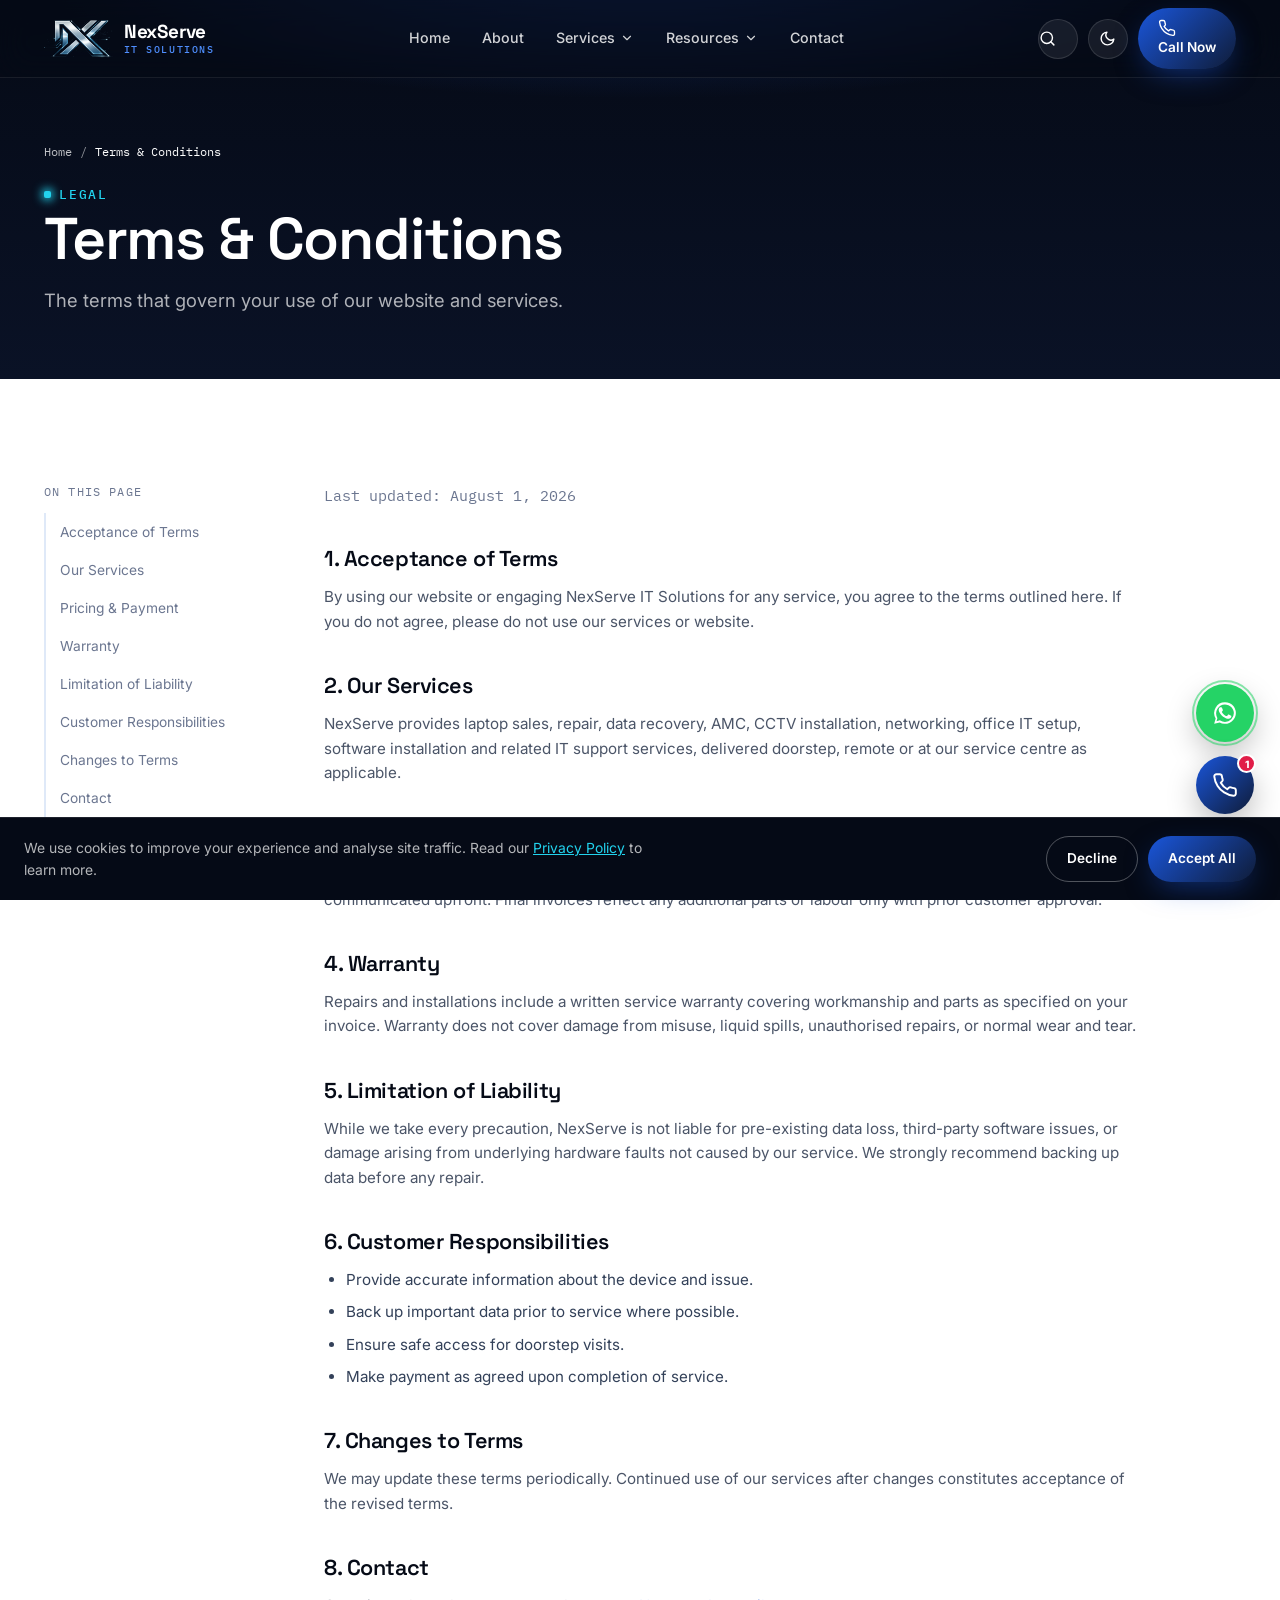
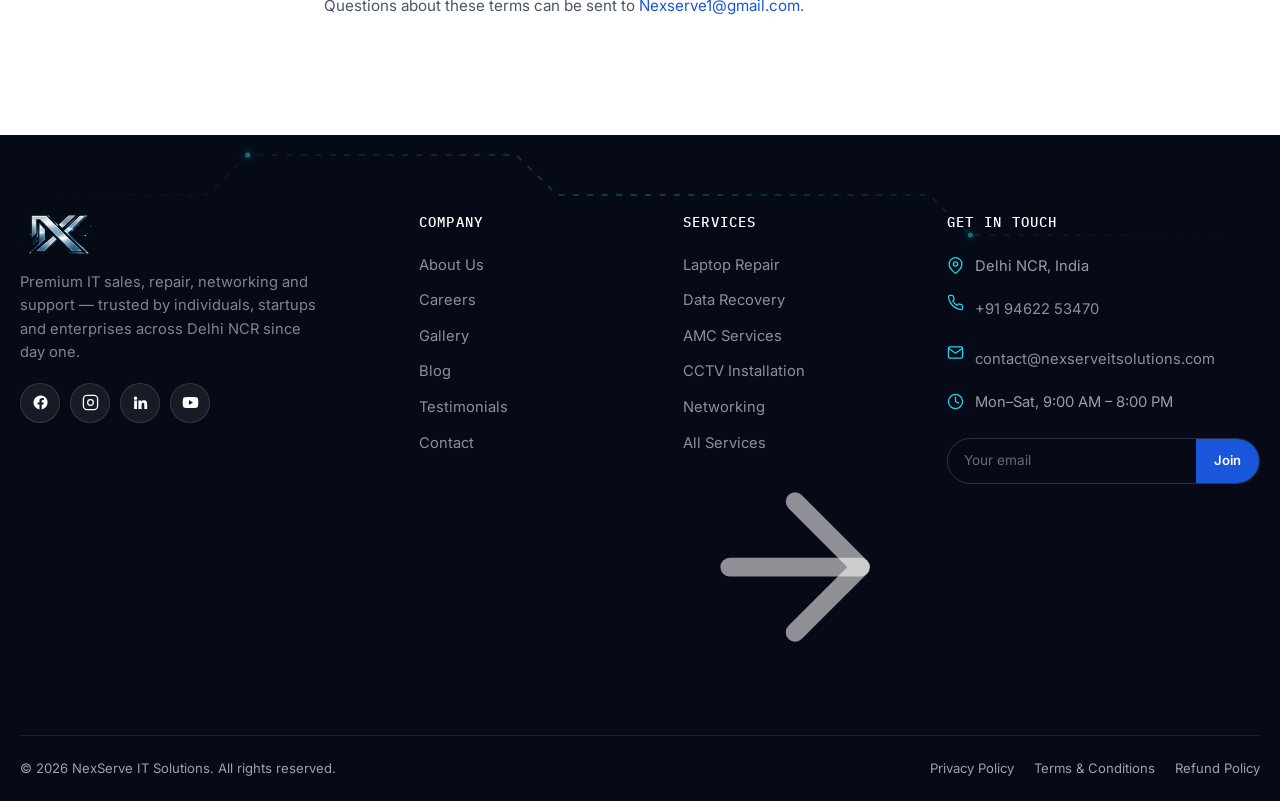
<file: terms.html>
<!DOCTYPE html>
<html lang="en">
<head>
<meta charset="UTF-8">
<meta name="viewport" content="width=device-width, initial-scale=1.0">
<title>Terms &amp; Conditions | NexServe IT Solutions</title>
<meta name="description" content="Read the terms and conditions governing use of NexServe IT Solutions' website and services.">
<meta name="keywords" content="terms and conditions NexServe">
<meta name="author" content="NexServe IT Solutions">
<meta name="robots" content="index, follow">
<link rel="canonical" href="https://nexserveitsolutions.com/terms.html">

<!-- Open Graph -->
<meta property="og:type" content="website">
<meta property="og:title" content="Terms &amp; Conditions | NexServe IT Solutions">
<meta property="og:description" content="Read the terms and conditions governing use of NexServe IT Solutions' website and services.">
<meta property="og:url" content="https://nexserveitsolutions.com/terms.html">
<meta property="og:image" content="https://nexserveitsolutions.com/assets/logo-full.png">
<meta property="og:site_name" content="NexServe IT Solutions">
<meta property="og:locale" content="en_IN">

<!-- Twitter Card -->
<meta name="twitter:card" content="summary_large_image">
<meta name="twitter:title" content="Terms &amp; Conditions | NexServe IT Solutions">
<meta name="twitter:description" content="Read the terms and conditions governing use of NexServe IT Solutions' website and services.">
<meta name="twitter:image" content="https://nexserveitsolutions.com/assets/logo-full.png">

<link rel="icon" type="image/png" href="assets/favicon.png">
<link rel="apple-touch-icon" href="assets/favicon.png">

<link rel="preconnect" href="https://fonts.googleapis.com">
<link rel="preconnect" href="https://fonts.gstatic.com" crossorigin>
<link href="https://fonts.googleapis.com/css2?family=Space+Grotesk:wght@500;600;700&family=Inter:wght@400;500;600;700;800&family=IBM+Plex+Mono:wght@400;500&display=swap" rel="stylesheet">

<link rel="stylesheet" href="css/style.css">
<link rel="stylesheet" href="css/components.css">

<script type="application/ld+json">
{
  "@context": "https://schema.org",
  "@type": "ProfessionalService",
  "name": "NexServe IT Solutions",
  "image": "https://nexserveitsolutions.com/assets/logo-full.png",
  "url": "https://nexserveitsolutions.com",
  "telephone": "+91-9462253470",
  "email": "contact@nexserveitsolutions.com",
  "priceRange": "$$",
  "address": {
    "@type": "PostalAddress",
    "addressLocality": "Delhi NCR",
    "addressRegion": "Delhi",
    "addressCountry": "IN"
  },
  "openingHoursSpecification": {
    "@type": "OpeningHoursSpecification",
    "dayOfWeek": ["Monday","Tuesday","Wednesday","Thursday","Friday","Saturday"],
    "opens": "09:00",
    "closes": "20:00"
  },
  "founder": [
    {"@type":"Person","name":"Tarun Kumar"},
    {"@type":"Person","name":"Sagar Pathak"}
  ],
  "areaServed": "Delhi NCR",
  "sameAs": []
}
</script>
</head>
<body>

<div id="pageLoader" aria-hidden="true">
  <div class="loader-mark">
    <svg viewBox="0 0 50 50"><circle cx="25" cy="25" r="20" fill="none" stroke="#1a56db" stroke-width="4" stroke-linecap="round" stroke-dasharray="90 60"/></svg>
  </div>
</div>
<div id="scrollProgress"></div>

<a href="#main" class="skip-link">Skip to content</a>
<header id="siteHeader">
  <div class="container header-inner">
    <a href="index.html" class="brand" aria-label="NexServe IT Solutions — Home">
      <img src="assets/logo-icon.png" alt="NexServe IT Solutions logo" width="38" height="21">
      <span class="brand-name">NexServe<span>IT SOLUTIONS</span></span>
    </a>

    <nav aria-label="Primary">
      <ul class="main-nav">
        <li class=""><a href="index.html">Home</a></li>
        <li class=""><a href="about.html">About</a></li>
        <li>
          <a href="services.html">Services <svg viewBox="0 0 24 24" fill="none" stroke="currentColor" stroke-width="2" stroke-linecap="round" stroke-linejoin="round"><polyline points="6 9 12 15 18 9"/></svg></a>
          <div class="mega">
            <div>
              <div class="mega-col-title">Repair &amp; Support</div>
              <a class="mega-item" href="services.html#laptop-repair"><svg viewBox="0 0 24 24" fill="none" stroke="currentColor" stroke-width="1.8" stroke-linecap="round" stroke-linejoin="round"><path d="M14.7 6.3a4 4 0 1 0-5.66 5.66l-6 6a2 2 0 0 0 2.83 2.83l6-6a4 4 0 0 0 5.66-5.66l-2.12 2.12-2.83-2.83z"/></svg><span><span class="t">Laptop Repair</span><span class="d">Hardware &amp; software fixes</span></span></a>
              <a class="mega-item" href="services.html#data-recovery"><svg viewBox="0 0 24 24" fill="none" stroke="currentColor" stroke-width="1.8" stroke-linecap="round" stroke-linejoin="round"><line x1="22" y1="12" x2="2" y2="12"/><path d="M5.45 5.11 2 12v6a2 2 0 0 0 2 2h16a2 2 0 0 0 2-2v-6l-3.45-6.89A2 2 0 0 0 16.76 4H7.24a2 2 0 0 0-1.79 1.11z"/><circle cx="6.5" cy="16.5" r=".7" fill="currentColor" stroke="none"/><circle cx="10.5" cy="16.5" r=".7" fill="currentColor" stroke="none"/></svg><span><span class="t">Data Recovery</span><span class="d">Crashed &amp; formatted drives</span></span></a>
              <a class="mega-item" href="services.html#printer"><svg viewBox="0 0 24 24" fill="none" stroke="currentColor" stroke-width="1.8" stroke-linecap="round" stroke-linejoin="round"><polyline points="6 9 6 2 18 2 18 9"/><path d="M6 18H4a2 2 0 0 1-2-2v-5a2 2 0 0 1 2-2h16a2 2 0 0 1 2 2v5a2 2 0 0 1-2 2h-2"/><rect x="6" y="14" width="12" height="8"/></svg><span><span class="t">Printer Support</span><span class="d">Setup, drivers &amp; repair</span></span></a>
              <a class="mega-item" href="services.html#amc"><svg viewBox="0 0 24 24" fill="none" stroke="currentColor" stroke-width="1.8" stroke-linecap="round" stroke-linejoin="round"><path d="M12 22s8-4 8-10V5l-8-3-8 3v7c0 6 8 10 8 10z"/><path d="m9 12 2 2 4-4"/></svg><span><span class="t">AMC Services</span><span class="d">Annual maintenance contracts</span></span></a>
              <a class="mega-item" href="services.html#business-support"><svg viewBox="0 0 24 24" fill="none" stroke="currentColor" stroke-width="1.8" stroke-linecap="round" stroke-linejoin="round"><rect x="2" y="7" width="20" height="14" rx="2"/><path d="M16 21V5a2 2 0 0 0-2-2h-4a2 2 0 0 0-2 2v16"/></svg><span><span class="t">Business IT Support</span><span class="d">Dedicated corporate desk</span></span></a>
            </div>
            <div>
              <div class="mega-col-title">Sales &amp; Infrastructure</div>
              <a class="mega-item" href="services.html#laptop-sales"><svg viewBox="0 0 24 24" fill="none" stroke="currentColor" stroke-width="1.8" stroke-linecap="round" stroke-linejoin="round"><rect x="3" y="4" width="18" height="12" rx="1.5"/><path d="M2 20h20"/><path d="M9 20l1-4h4l1 4"/></svg><span><span class="t">Laptop Sales</span><span class="d">New &amp; refurbished, all brands</span></span></a>
              <a class="mega-item" href="services.html#networking"><svg viewBox="0 0 24 24" fill="none" stroke="currentColor" stroke-width="1.8" stroke-linecap="round" stroke-linejoin="round"><path d="M5 13a10 10 0 0 1 14 0"/><path d="M8.5 16.5a5 5 0 0 1 7 0"/><path d="M2 8.5a15 15 0 0 1 20 0"/><line x1="12" y1="20" x2="12.01" y2="20"/></svg><span><span class="t">Networking Solutions</span><span class="d">LAN, WiFi &amp; routers</span></span></a>
              <a class="mega-item" href="services.html#cctv"><svg viewBox="0 0 24 24" fill="none" stroke="currentColor" stroke-width="1.8" stroke-linecap="round" stroke-linejoin="round"><path d="M23 19a2 2 0 0 1-2 2H3a2 2 0 0 1-2-2V8a2 2 0 0 1 2-2h4l2-3h6l2 3h4a2 2 0 0 1 2 2z"/><circle cx="12" cy="13" r="4"/></svg><span><span class="t">CCTV Installation</span><span class="d">HD &amp; smart surveillance</span></span></a>
              <a class="mega-item" href="services.html#office-setup"><svg viewBox="0 0 24 24" fill="none" stroke="currentColor" stroke-width="1.8" stroke-linecap="round" stroke-linejoin="round"><rect x="4" y="2" width="16" height="20" rx="1"/><line x1="9" y1="7" x2="9" y2="7.01"/><line x1="15" y1="7" x2="15" y2="7.01"/><line x1="9" y1="11" x2="9" y2="11.01"/><line x1="15" y1="11" x2="15" y2="11.01"/><line x1="9" y1="15" x2="9" y2="15.01"/><line x1="15" y1="15" x2="15" y2="15.01"/><path d="M9 22v-4h6v4"/></svg><span><span class="t">Office IT Setup</span><span class="d">Turnkey office deployment</span></span></a>
              <a class="mega-item" href="services.html#software"><svg viewBox="0 0 24 24" fill="none" stroke="currentColor" stroke-width="1.8" stroke-linecap="round" stroke-linejoin="round"><path d="M21 15v4a2 2 0 0 1-2 2H5a2 2 0 0 1-2-2v-4"/><polyline points="7 10 12 15 17 10"/><line x1="12" y1="15" x2="12" y2="3"/></svg><span><span class="t">Software Installation</span><span class="d">OS, Office, Adobe, AutoCAD</span></span></a>
            </div>
            <div class="mega-cta">
              <span style="font-size:.82rem;color:rgba(255,255,255,.6);">Not sure what you need?</span>
              <a href="contact.html" class="btn btn-primary btn-sm">Get Free Consultation <svg viewBox="0 0 24 24" fill="none" stroke="currentColor" stroke-width="2" stroke-linecap="round" stroke-linejoin="round"><line x1="5" y1="12" x2="19" y2="12"/><polyline points="12 5 19 12 12 19"/></svg></a>
            </div>
          </div>
        </li>
        <li>
          <a href="gallery.html">Resources <svg viewBox="0 0 24 24" fill="none" stroke="currentColor" stroke-width="2" stroke-linecap="round" stroke-linejoin="round"><polyline points="6 9 12 15 18 9"/></svg></a>
          <div class="mega" style="width:300px;grid-template-columns:1fr;">
            <div>
              <a class="mega-item" href="gallery.html"><svg viewBox="0 0 24 24" fill="none" stroke="currentColor" stroke-width="1.8" stroke-linecap="round" stroke-linejoin="round"><path d="M23 19a2 2 0 0 1-2 2H3a2 2 0 0 1-2-2V8a2 2 0 0 1 2-2h4l2-3h6l2 3h4a2 2 0 0 1 2 2z"/><circle cx="12" cy="13" r="4"/></svg><span><span class="t">Gallery</span><span class="d">Our recent work</span></span></a>
              <a class="mega-item" href="blog.html"><svg viewBox="0 0 24 24" fill="none" stroke="currentColor" stroke-width="1.8" stroke-linecap="round" stroke-linejoin="round"><path d="M21 15v4a2 2 0 0 1-2 2H5a2 2 0 0 1-2-2v-4"/><polyline points="7 10 12 15 17 10"/><line x1="12" y1="15" x2="12" y2="3"/></svg><span><span class="t">Blog</span><span class="d">Guides &amp; IT tips</span></span></a>
              <a class="mega-item" href="testimonials.html"><svg viewBox="0 0 24 24" fill="currentColor"><polygon points="12 2 15.09 8.26 22 9.27 17 14.14 18.18 21.02 12 17.77 5.82 21.02 7 14.14 2 9.27 8.91 8.26"/></svg><span><span class="t">Testimonials</span><span class="d">What clients say</span></span></a>
              <a class="mega-item" href="faq.html"><svg viewBox="0 0 24 24" fill="none" stroke="currentColor" stroke-width="1.8" stroke-linecap="round" stroke-linejoin="round"><path d="M3 18v-6a9 9 0 0 1 18 0v6"/><path d="M21 19a2 2 0 0 1-2 2h-1a2 2 0 0 1-2-2v-3a2 2 0 0 1 2-2h3zM3 19a2 2 0 0 0 2 2h1a2 2 0 0 0 2-2v-3a2 2 0 0 0-2-2H3z"/></svg><span><span class="t">FAQ</span><span class="d">Common questions</span></span></a>
              <a class="mega-item" href="careers.html"><svg viewBox="0 0 24 24" fill="none" stroke="currentColor" stroke-width="1.8" stroke-linecap="round" stroke-linejoin="round"><rect x="2" y="7" width="20" height="14" rx="2"/><path d="M16 21V5a2 2 0 0 0-2-2h-4a2 2 0 0 0-2 2v16"/></svg><span><span class="t">Careers</span><span class="d">Join our team</span></span></a>
            </div>
          </div>
        </li>
        <li class=""><a href="contact.html">Contact</a></li>
      </ul>
    </nav>

    <div class="header-actions">
      <button class="icon-btn search-trigger hide-mobile" aria-label="Search site"><svg viewBox="0 0 24 24" fill="none" stroke="currentColor" stroke-width="2" stroke-linecap="round" stroke-linejoin="round"><circle cx="11" cy="11" r="8"/><line x1="21" y1="21" x2="16.65" y2="16.65"/></svg></button>
      <button class="icon-btn theme-toggle hide-mobile" aria-label="Toggle dark mode"><svg class="icon-sun" viewBox="0 0 24 24" fill="none" stroke="currentColor" stroke-width="2" stroke-linecap="round" stroke-linejoin="round"><circle cx="12" cy="12" r="5"/><line x1="12" y1="1" x2="12" y2="3"/><line x1="12" y1="21" x2="12" y2="23"/><line x1="4.22" y1="4.22" x2="5.64" y2="5.64"/><line x1="18.36" y1="18.36" x2="19.78" y2="19.78"/><line x1="1" y1="12" x2="3" y2="12"/><line x1="21" y1="12" x2="23" y2="12"/><line x1="4.22" y1="19.78" x2="5.64" y2="18.36"/><line x1="18.36" y1="5.64" x2="19.78" y2="4.22"/></svg><svg class="icon-moon" viewBox="0 0 24 24" fill="none" stroke="currentColor" stroke-width="2" stroke-linecap="round" stroke-linejoin="round"><path d="M21 12.79A9 9 0 1 1 11.21 3 7 7 0 0 0 21 12.79z"/></svg></button>
      <a href="tel:+919462253470" class="btn btn-primary btn-sm hide-mobile"><span><svg viewBox="0 0 24 24" fill="none" stroke="currentColor" stroke-width="1.8" stroke-linecap="round" stroke-linejoin="round"><path d="M22 16.92v3a2 2 0 0 1-2.18 2 19.79 19.79 0 0 1-8.63-3.07 19.5 19.5 0 0 1-6-6 19.79 19.79 0 0 1-3.07-8.67A2 2 0 0 1 4.11 2h3a2 2 0 0 1 2 1.72c.127.96.362 1.903.7 2.81a2 2 0 0 1-.45 2.11L8.09 9.91a16 16 0 0 0 6 6l1.27-1.27a2 2 0 0 1 2.11-.45c.907.338 1.85.573 2.81.7A2 2 0 0 1 22 16.92z"/></svg></span>Call Now</a>
      <button class="icon-btn nav-toggle" aria-label="Open menu" aria-expanded="false"><svg viewBox="0 0 24 24" fill="none" stroke="currentColor" stroke-width="2" stroke-linecap="round" stroke-linejoin="round"><line x1="3" y1="6" x2="21" y2="6"/><line x1="3" y1="12" x2="21" y2="12"/><line x1="3" y1="18" x2="21" y2="18"/></svg></button>
    </div>
  </div>
</header>

<div id="navScrim"></div>
<aside class="mobile-nav" id="mobileNav" aria-label="Mobile navigation">
  <div class="mobile-nav-head">
    <img src="assets/logo-icon.png" alt="NexServe" width="34" height="19">
    <button class="icon-btn mobile-nav-close" aria-label="Close menu"><svg viewBox="0 0 24 24" fill="none" stroke="currentColor" stroke-width="2" stroke-linecap="round" stroke-linejoin="round"><line x1="18" y1="6" x2="6" y2="18"/><line x1="6" y1="6" x2="18" y2="18"/></svg></button>
  </div>
  <a href="index.html">Home</a>
  <a href="about.html">About Us</a>
  <details class="mobile-nav-group">
    <summary>Services <svg viewBox="0 0 24 24" fill="none" stroke="currentColor" stroke-width="2" stroke-linecap="round" stroke-linejoin="round"><polyline points="6 9 12 15 18 9"/></svg></summary>
    <div class="m-sub">
      <a href="services.html#laptop-sales">Laptop Sales</a>
      <a href="services.html#laptop-repair">Laptop Repair</a>
      <a href="services.html#data-recovery">Data Recovery</a>
      <a href="services.html#amc">AMC Services</a>
      <a href="services.html#cctv">CCTV Installation</a>
      <a href="services.html#networking">Networking Solutions</a>
      <a href="services.html#office-setup">Office IT Setup</a>
      <a href="services.html#software">Software Installation</a>
      <a href="services.html#printer">Printer Support</a>
      <a href="services.html#business-support">Business IT Support</a>
    </div>
  </details>
  <a href="gallery.html">Gallery</a>
  <a href="blog.html">Blog</a>
  <a href="testimonials.html">Testimonials</a>
  <a href="faq.html">FAQ</a>
  <a href="careers.html">Careers</a>
  <a href="contact.html">Contact</a>
  <div class="mt-4" style="display:flex;flex-direction:column;gap:12px;">
    <a href="tel:+919462253470" class="btn btn-primary btn-block"><svg viewBox="0 0 24 24" fill="none" stroke="currentColor" stroke-width="1.8" stroke-linecap="round" stroke-linejoin="round"><path d="M22 16.92v3a2 2 0 0 1-2.18 2 19.79 19.79 0 0 1-8.63-3.07 19.5 19.5 0 0 1-6-6 19.79 19.79 0 0 1-3.07-8.67A2 2 0 0 1 4.11 2h3a2 2 0 0 1 2 1.72c.127.96.362 1.903.7 2.81a2 2 0 0 1-.45 2.11L8.09 9.91a16 16 0 0 0 6 6l1.27-1.27a2 2 0 0 1 2.11-.45c.907.338 1.85.573 2.81.7A2 2 0 0 1 22 16.92z"/></svg> Call +91 94622 53470</a>
    <a href="https://wa.me/919462253470?text=Hi%20NexServe%2C%20I%27d%20like%20to%20know%20more%20about%20your%20IT%20services." target="_blank" rel="noopener" class="btn btn-whatsapp btn-block"><svg viewBox="0 0 24 24" fill="currentColor"><path d="M17.5 14.4c-.3-.1-1.7-.9-2-1-.3-.1-.5-.1-.7.1-.2.3-.7 1-.9 1.2-.2.2-.3.2-.6.1-.3-.1-1.3-.5-2.4-1.5-.9-.8-1.5-1.8-1.7-2.1-.2-.3 0-.5.1-.6.1-.1.3-.3.4-.5.1-.2.2-.3.3-.5.1-.2 0-.4 0-.5C10 9 9.3 7.6 9 7c-.1-.5-.4-.4-.6-.4h-.5c-.2 0-.5.1-.7.3-.3.3-1 1-1 2.4s1 2.8 1.2 3c.1.2 2 3.1 4.9 4.3.7.3 1.2.5 1.6.6.7.2 1.3.2 1.8.1.5-.1 1.7-.7 2-1.4.2-.7.2-1.2.1-1.4-.1-.1-.3-.2-.6-.3z"/><path d="M12 2a10 10 0 0 0-8.6 15.1L2 22l5.1-1.3A10 10 0 1 0 12 2zm0 18.2c-1.6 0-3.1-.4-4.4-1.2l-.3-.2-3.1.8.8-3-.2-.3A8.2 8.2 0 1 1 20.2 12 8.2 8.2 0 0 1 12 20.2z"/></svg> WhatsApp Us</a>
  </div>
</aside>

<div id="searchOverlay" role="dialog" aria-label="Site search">
  <button class="icon-btn search-close" aria-label="Close search"><svg viewBox="0 0 24 24" fill="none" stroke="currentColor" stroke-width="2" stroke-linecap="round" stroke-linejoin="round"><line x1="18" y1="6" x2="6" y2="18"/><line x1="6" y1="6" x2="18" y2="18"/></svg></button>
  <div class="search-box">
    <input type="text" placeholder="Search services, pages…" aria-label="Search">
    <div class="search-hint">Press <strong>Esc</strong> to close · Try “CCTV”, “repair”, “careers”</div>
    <div class="search-results"></div>
  </div>
</div>
<main id="main">

<section class="page-hero">
  <div class="container"><div class="breadcrumb"><a href="index.html">Home</a><span>/</span><span style="color:#fff;">Terms &amp; Conditions</span></div></div>
  <div class="container">
    <span class="eyebrow on-dark">Legal</span>
    <h1>Terms &amp; Conditions</h1>
    <p class="lead">The terms that govern your use of our website and services.</p>
  </div>
</section>

<section class="bg-white">
  <div class="container legal-layout">
    <aside class="legal-toc" aria-label="Table of contents">
      <div style="font-family:var(--font-mono);font-size:.72rem;letter-spacing:.1em;text-transform:uppercase;color:var(--slate-500);margin-bottom:12px;">On this page</div>
      <a href="#acceptance">Acceptance of Terms</a><a href="#services">Our Services</a><a href="#pricing">Pricing &amp; Payment</a><a href="#warranty">Warranty</a><a href="#liability">Limitation of Liability</a><a href="#customer-duties">Customer Responsibilities</a><a href="#changes">Changes to Terms</a><a href="#contact-terms">Contact</a>
    </aside>
    <div class="legal-content">
      <p class="legal-updated">Last updated: August 1, 2026</p>
      
      <h2 id="acceptance">1. Acceptance of Terms</h2>
      <p>By using our website or engaging NexServe IT Solutions for any service, you agree to the terms outlined here. If you do not agree, please do not use our services or website.</p>

      <h2 id="services">2. Our Services</h2>
      <p>NexServe provides laptop sales, repair, data recovery, AMC, CCTV installation, networking, office IT setup, software installation and related IT support services, delivered doorstep, remote or at our service centre as applicable.</p>

      <h2 id="pricing">3. Pricing &amp; Payment</h2>
      <p>Quotes are provided before work begins wherever possible. Diagnostic charges (where applicable) will be communicated upfront. Final invoices reflect any additional parts or labour only with prior customer approval.</p>

      <h2 id="warranty">4. Warranty</h2>
      <p>Repairs and installations include a written service warranty covering workmanship and parts as specified on your invoice. Warranty does not cover damage from misuse, liquid spills, unauthorised repairs, or normal wear and tear.</p>

      <h2 id="liability">5. Limitation of Liability</h2>
      <p>While we take every precaution, NexServe is not liable for pre-existing data loss, third-party software issues, or damage arising from underlying hardware faults not caused by our service. We strongly recommend backing up data before any repair.</p>

      <h2 id="customer-duties">6. Customer Responsibilities</h2>
      <ul>
        <li>Provide accurate information about the device and issue.</li>
        <li>Back up important data prior to service where possible.</li>
        <li>Ensure safe access for doorstep visits.</li>
        <li>Make payment as agreed upon completion of service.</li>
      </ul>

      <h2 id="changes">7. Changes to Terms</h2>
      <p>We may update these terms periodically. Continued use of our services after changes constitutes acceptance of the revised terms.</p>

      <h2 id="contact-terms">8. Contact</h2>
      <p>Questions about these terms can be sent to <a href="mailto:Nexserve1@gmail.com" style="color:var(--blue-600);">Nexserve1@gmail.com</a>.</p>
    
    </div>
  </div>
</section>

</main>

<footer>
  <svg class="circuit-line" width="100%" height="220" style="top:0;left:0;" viewBox="0 0 1240 220" preserveAspectRatio="none" aria-hidden="true">
    <defs><linearGradient id="traceGrad2" x1="0" y1="0" x2="1" y2="0"><stop offset="0%" stop-color="#1a56db" stop-opacity="0"/><stop offset="50%" stop-color="#22d3ee" stop-opacity=".7"/><stop offset="100%" stop-color="#1a56db" stop-opacity="0"/></linearGradient></defs>
    <path class="trace-path" style="stroke:url(#traceGrad2)" d="M0,60 L200,60 L240,20 L500,20 L540,60 L900,60 L940,100 L1240,100"/>
    <circle class="node pulse-dot" cx="240" cy="20" r="2.5"/>
    <circle class="node pulse-dot" cx="940" cy="100" r="2.5"/>
  </svg>

  <div class="container footer-top">
    <div class="footer-grid">
      <div class="footer-brand">
        <img src="assets/logo-icon.png" alt="NexServe IT Solutions" width="120" height="66" style="height:40px;width:auto;">
        <p>Premium IT sales, repair, networking and support — trusted by individuals, startups and enterprises across Delhi NCR since day one.</p>
        <div class="footer-social">
          <a href="#" class="icon-btn" aria-label="Facebook"><svg viewBox="0 0 24 24" fill="currentColor"><path d="M22 12a10 10 0 1 0-11.5 9.9v-7H7.9V12h2.6V9.8c0-2.6 1.5-4 3.9-4 1.1 0 2.3.2 2.3.2v2.5h-1.3c-1.3 0-1.7.8-1.7 1.6V12h2.9l-.5 2.9h-2.4v7A10 10 0 0 0 22 12z"/></svg></a>
          <a href="#" class="icon-btn" aria-label="Instagram"><svg viewBox="0 0 24 24" fill="none" stroke="currentColor" stroke-width="1.8"><rect x="2" y="2" width="20" height="20" rx="5"/><circle cx="12" cy="12" r="4"/><line x1="17.5" y1="6.5" x2="17.5" y2="6.5"/></svg></a>
          <a href="#" class="icon-btn" aria-label="LinkedIn"><svg viewBox="0 0 24 24" fill="currentColor"><path d="M4.98 3.5a2.5 2.5 0 1 1 0 5 2.5 2.5 0 0 1 0-5zM3 9h4v12H3zM9 9h3.8v1.7h.05c.53-1 1.83-2 3.77-2 4.03 0 4.78 2.65 4.78 6.1V21h-4v-5.5c0-1.3 0-3-1.8-3s-2.1 1.4-2.1 2.9V21H9z"/></svg></a>
          <a href="#" class="icon-btn" aria-label="YouTube"><svg viewBox="0 0 24 24" fill="currentColor"><path d="M23 12s0-3.5-.45-5.2a3 3 0 0 0-2.1-2.1C18.7 4.2 12 4.2 12 4.2s-6.7 0-8.45.5a3 3 0 0 0-2.1 2.1C1 8.5 1 12 1 12s0 3.5.45 5.2a3 3 0 0 0 2.1 2.1c1.75.5 8.45.5 8.45.5s6.7 0 8.45-.5a3 3 0 0 0 2.1-2.1C23 15.5 23 12 23 12z"/><polygon points="9.75 15.5 15.5 12 9.75 8.5" fill="#0a1226"/></svg></a>
        </div>
      </div>
      <div class="footer-col">
        <h4>Company</h4>
        <a href="about.html">About Us</a>
        <a href="careers.html">Careers</a>
        <a href="gallery.html">Gallery</a>
        <a href="blog.html">Blog</a>
        <a href="testimonials.html">Testimonials</a>
        <a href="contact.html">Contact</a>
      </div>
      <div class="footer-col">
        <h4>Services</h4>
        <a href="services.html#laptop-repair">Laptop Repair</a>
        <a href="services.html#data-recovery">Data Recovery</a>
        <a href="services.html#amc">AMC Services</a>
        <a href="services.html#cctv">CCTV Installation</a>
        <a href="services.html#networking">Networking</a>
        <a href="services.html">All Services <svg viewBox="0 0 24 24" fill="none" stroke="currentColor" stroke-width="2" stroke-linecap="round" stroke-linejoin="round"><line x1="5" y1="12" x2="19" y2="12"/><polyline points="12 5 19 12 12 19"/></svg></a>
      </div>
      <div class="footer-col">
        <h4>Get in Touch</h4>
        <ul class="footer-contact">
          <li><svg viewBox="0 0 24 24" fill="none" stroke="currentColor" stroke-width="1.8" stroke-linecap="round" stroke-linejoin="round"><path d="M21 10c0 7-9 13-9 13s-9-6-9-13a9 9 0 0 1 18 0z"/><circle cx="12" cy="10" r="3"/></svg><span>Delhi NCR, India</span></li>
          <li><svg viewBox="0 0 24 24" fill="none" stroke="currentColor" stroke-width="1.8" stroke-linecap="round" stroke-linejoin="round"><path d="M22 16.92v3a2 2 0 0 1-2.18 2 19.79 19.79 0 0 1-8.63-3.07 19.5 19.5 0 0 1-6-6 19.79 19.79 0 0 1-3.07-8.67A2 2 0 0 1 4.11 2h3a2 2 0 0 1 2 1.72c.127.96.362 1.903.7 2.81a2 2 0 0 1-.45 2.11L8.09 9.91a16 16 0 0 0 6 6l1.27-1.27a2 2 0 0 1 2.11-.45c.907.338 1.85.573 2.81.7A2 2 0 0 1 22 16.92z"/></svg><a href="tel:+919462253470">+91 94622 53470</a></li>
          <li><svg viewBox="0 0 24 24" fill="none" stroke="currentColor" stroke-width="1.8" stroke-linecap="round" stroke-linejoin="round"><path d="M4 4h16a2 2 0 0 1 2 2v12a2 2 0 0 1-2 2H4a2 2 0 0 1-2-2V6a2 2 0 0 1 2-2z"/><polyline points="22,6 12,13 2,6"/></svg><a href="mailto:contact@nexserveitsolutions.com">contact@nexserveitsolutions.com</a></li>
          <li><svg viewBox="0 0 24 24" fill="none" stroke="currentColor" stroke-width="1.8" stroke-linecap="round" stroke-linejoin="round"><circle cx="12" cy="12" r="10"/><polyline points="12 6 12 12 16 14"/></svg><span>Mon–Sat, 9:00 AM – 8:00 PM</span></li>
        </ul>
        <form class="newsletter-mini newsletter-form" data-validate>
          <input type="email" placeholder="Your email" required aria-label="Email for newsletter">
          <button type="submit">Join</button>
        </form>
      </div>
    </div>
  </div>

  <div class="container footer-bottom">
    <span>&copy; <span data-year>2026</span> NexServe IT Solutions. All rights reserved.</span>
    <div class="legal-links">
      <a href="privacy.html">Privacy Policy</a>
      <a href="terms.html">Terms &amp; Conditions</a>
      <a href="refund.html">Refund Policy</a>
    </div>
  </div>
</footer>

<div class="fab-stack">
  <a href="https://wa.me/919462253470?text=Hi%20NexServe%2C%20I%27d%20like%20to%20know%20more%20about%20your%20IT%20services." target="_blank" rel="noopener" class="fab fab-whatsapp" aria-label="Chat on WhatsApp">
    <span class="fab-ring"></span><svg viewBox="0 0 24 24" fill="currentColor"><path d="M17.5 14.4c-.3-.1-1.7-.9-2-1-.3-.1-.5-.1-.7.1-.2.3-.7 1-.9 1.2-.2.2-.3.2-.6.1-.3-.1-1.3-.5-2.4-1.5-.9-.8-1.5-1.8-1.7-2.1-.2-.3 0-.5.1-.6.1-.1.3-.3.4-.5.1-.2.2-.3.3-.5.1-.2 0-.4 0-.5C10 9 9.3 7.6 9 7c-.1-.5-.4-.4-.6-.4h-.5c-.2 0-.5.1-.7.3-.3.3-1 1-1 2.4s1 2.8 1.2 3c.1.2 2 3.1 4.9 4.3.7.3 1.2.5 1.6.6.7.2 1.3.2 1.8.1.5-.1 1.7-.7 2-1.4.2-.7.2-1.2.1-1.4-.1-.1-.3-.2-.6-.3z"/><path d="M12 2a10 10 0 0 0-8.6 15.1L2 22l5.1-1.3A10 10 0 1 0 12 2zm0 18.2c-1.6 0-3.1-.4-4.4-1.2l-.3-.2-3.1.8.8-3-.2-.3A8.2 8.2 0 1 1 20.2 12 8.2 8.2 0 0 1 12 20.2z"/></svg>
  </a>
  <a href="tel:+919462253470" class="fab fab-call" aria-label="Call NexServe">
    <svg viewBox="0 0 24 24" fill="none" stroke="currentColor" stroke-width="1.8" stroke-linecap="round" stroke-linejoin="round"><path d="M22 16.92v3a2 2 0 0 1-2.18 2 19.79 19.79 0 0 1-8.63-3.07 19.5 19.5 0 0 1-6-6 19.79 19.79 0 0 1-3.07-8.67A2 2 0 0 1 4.11 2h3a2 2 0 0 1 2 1.72c.127.96.362 1.903.7 2.81a2 2 0 0 1-.45 2.11L8.09 9.91a16 16 0 0 0 6 6l1.27-1.27a2 2 0 0 1 2.11-.45c.907.338 1.85.573 2.81.7A2 2 0 0 1 22 16.92z"/></svg><span class="fab-badge">1</span>
  </a>
  <button id="backToTop" aria-label="Back to top"><svg viewBox="0 0 24 24" fill="none" stroke="currentColor" stroke-width="2" stroke-linecap="round" stroke-linejoin="round"><line x1="12" y1="19" x2="12" y2="5"/><polyline points="5 12 12 5 19 12"/></svg></button>
</div>

<button id="chatLauncher" class="icon-btn" style="display:none;"></button>
<div id="chatWindow" class="chat-window" role="dialog" aria-label="NexServe assistant chat">
  <div class="chat-head">
    <div class="chat-avatar">NS</div>
    <div><strong>NexServe Assistant</strong><span>Online now</span></div>
    <button class="chat-close icon-btn" style="background:rgba(255,255,255,.15);" aria-label="Close chat"><svg viewBox="0 0 24 24" fill="none" stroke="currentColor" stroke-width="2" stroke-linecap="round" stroke-linejoin="round"><line x1="18" y1="6" x2="6" y2="18"/><line x1="6" y1="6" x2="18" y2="18"/></svg></button>
  </div>
  <div class="chat-body">
    <div class="chat-msg bot">Hi! I'm the NexServe assistant. Ask me about repairs, pricing, CCTV, AMC plans, or anything else.</div>
  </div>
  <div class="chat-quick">
    <button type="button">Repair pricing</button>
    <button type="button">CCTV install</button>
    <button type="button">Talk to a human</button>
  </div>
  <div class="chat-input-row">
    <input type="text" placeholder="Type a message…" aria-label="Chat message">
    <button type="button" aria-label="Send message"><svg viewBox="0 0 24 24" fill="none" stroke="currentColor" stroke-width="2" stroke-linecap="round" stroke-linejoin="round"><line x1="22" y1="2" x2="11" y2="13"/><polygon points="22 2 15 22 11 13 2 9 22 2"/></svg></button>
  </div>
</div>

<div id="toastStack" aria-live="polite"></div>

<div id="cookieBanner" role="dialog" aria-label="Cookie consent">
  <div class="cookie-inner">
    <p>We use cookies to improve your experience and analyse site traffic. Read our <a href="privacy.html">Privacy Policy</a> to learn more.</p>
    <div class="cookie-actions">
      <button class="btn btn-ghost btn-sm" data-consent="declined" style="color:#fff;border-color:rgba(255,255,255,.3);">Decline</button>
      <button class="btn btn-primary btn-sm" data-consent="accepted">Accept All</button>
    </div>
  </div>
</div>

<script src="js/main.js"></script>

</body>
</html>
</file>
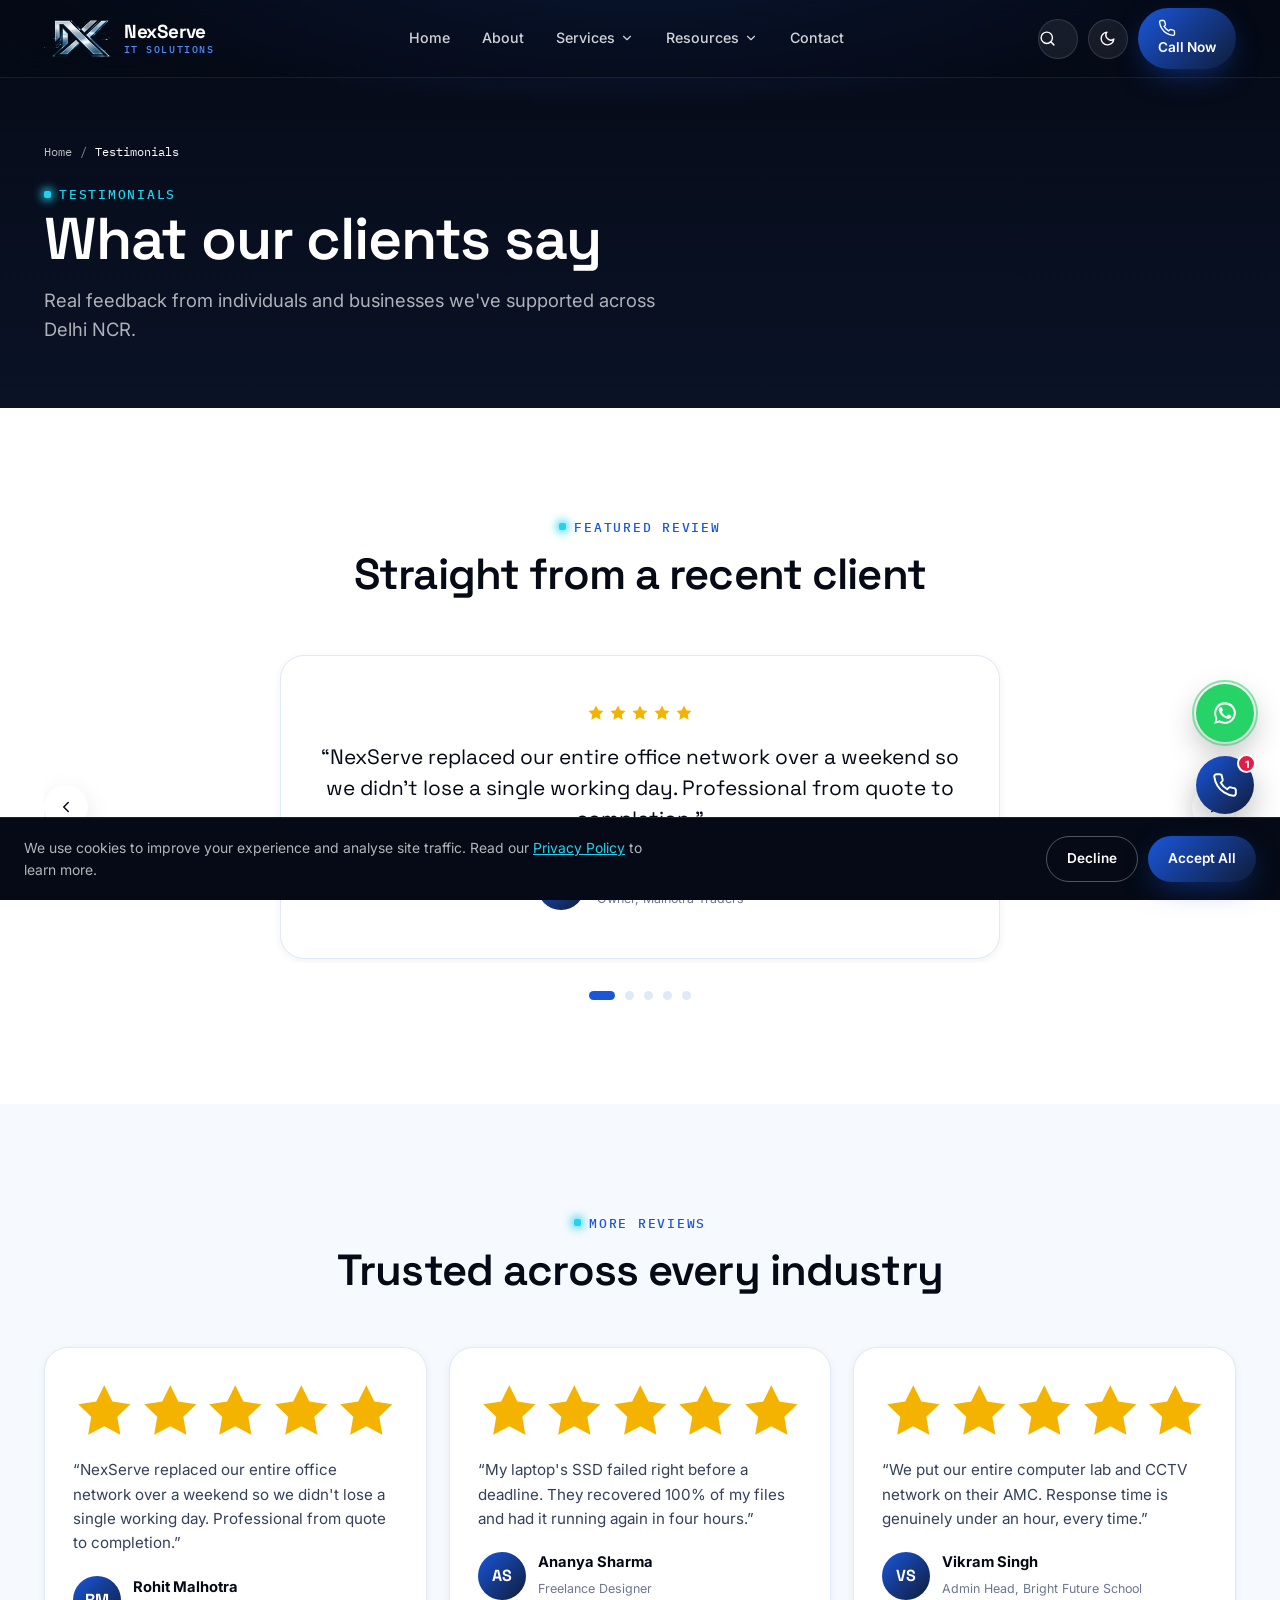
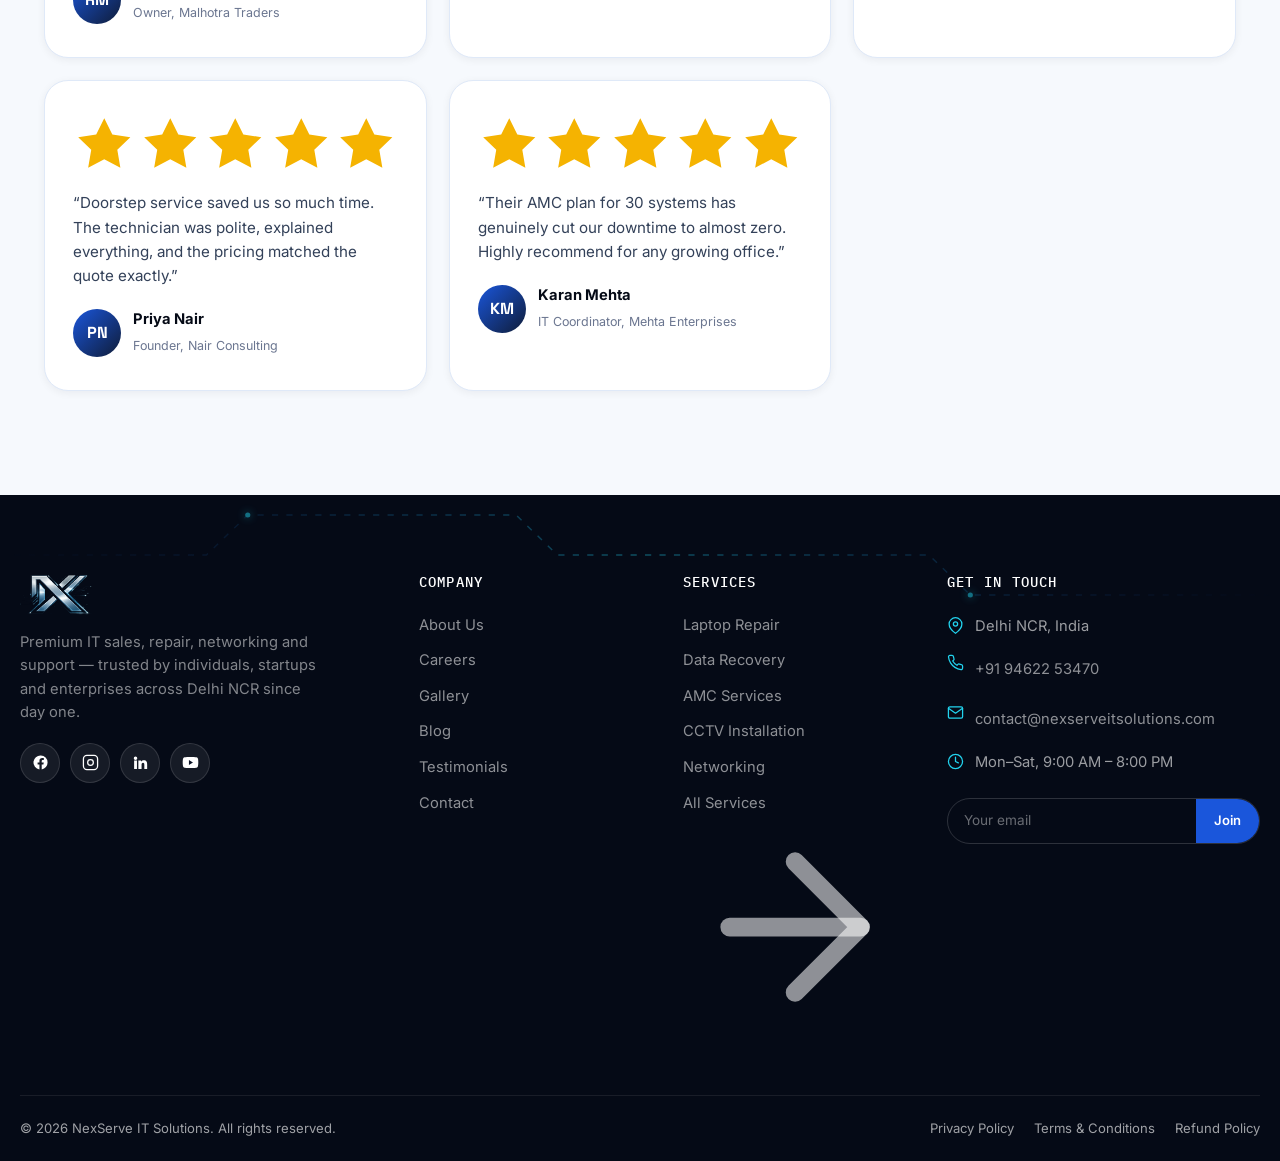
<file: testimonials.html>
<!DOCTYPE html>
<html lang="en">
<head>
<meta charset="UTF-8">
<meta name="viewport" content="width=device-width, initial-scale=1.0">
<title>Testimonials | Client Reviews | NexServe IT Solutions</title>
<meta name="description" content="Read what individuals, schools and businesses across Delhi NCR say about NexServe's IT repair and support services.">
<meta name="keywords" content="NexServe reviews, IT support testimonials Delhi">
<meta name="author" content="NexServe IT Solutions">
<meta name="robots" content="index, follow">
<link rel="canonical" href="https://nexserveitsolutions.com/testimonials.html">

<!-- Open Graph -->
<meta property="og:type" content="website">
<meta property="og:title" content="Testimonials | Client Reviews | NexServe IT Solutions">
<meta property="og:description" content="Read what individuals, schools and businesses across Delhi NCR say about NexServe's IT repair and support services.">
<meta property="og:url" content="https://nexserveitsolutions.com/testimonials.html">
<meta property="og:image" content="https://nexserveitsolutions.com/assets/logo-full.png">
<meta property="og:site_name" content="NexServe IT Solutions">
<meta property="og:locale" content="en_IN">

<!-- Twitter Card -->
<meta name="twitter:card" content="summary_large_image">
<meta name="twitter:title" content="Testimonials | Client Reviews | NexServe IT Solutions">
<meta name="twitter:description" content="Read what individuals, schools and businesses across Delhi NCR say about NexServe's IT repair and support services.">
<meta name="twitter:image" content="https://nexserveitsolutions.com/assets/logo-full.png">

<link rel="icon" type="image/png" href="assets/favicon.png">
<link rel="apple-touch-icon" href="assets/favicon.png">

<link rel="preconnect" href="https://fonts.googleapis.com">
<link rel="preconnect" href="https://fonts.gstatic.com" crossorigin>
<link href="https://fonts.googleapis.com/css2?family=Space+Grotesk:wght@500;600;700&family=Inter:wght@400;500;600;700;800&family=IBM+Plex+Mono:wght@400;500&display=swap" rel="stylesheet">

<link rel="stylesheet" href="css/style.css">
<link rel="stylesheet" href="css/components.css">

<script type="application/ld+json">
{
  "@context": "https://schema.org",
  "@type": "ProfessionalService",
  "name": "NexServe IT Solutions",
  "image": "https://nexserveitsolutions.com/assets/logo-full.png",
  "url": "https://nexserveitsolutions.com",
  "telephone": "+91-9462253470",
  "email": "contact@nexserveitsolutions.com",
  "priceRange": "$$",
  "address": {
    "@type": "PostalAddress",
    "addressLocality": "Delhi NCR",
    "addressRegion": "Delhi",
    "addressCountry": "IN"
  },
  "openingHoursSpecification": {
    "@type": "OpeningHoursSpecification",
    "dayOfWeek": ["Monday","Tuesday","Wednesday","Thursday","Friday","Saturday"],
    "opens": "09:00",
    "closes": "20:00"
  },
  "founder": [
    {"@type":"Person","name":"Tarun Kumar"},
    {"@type":"Person","name":"Sagar Pathak"}
  ],
  "areaServed": "Delhi NCR",
  "sameAs": []
}
</script>
</head>
<body>

<div id="pageLoader" aria-hidden="true">
  <div class="loader-mark">
    <svg viewBox="0 0 50 50"><circle cx="25" cy="25" r="20" fill="none" stroke="#1a56db" stroke-width="4" stroke-linecap="round" stroke-dasharray="90 60"/></svg>
  </div>
</div>
<div id="scrollProgress"></div>

<a href="#main" class="skip-link">Skip to content</a>
<header id="siteHeader">
  <div class="container header-inner">
    <a href="index.html" class="brand" aria-label="NexServe IT Solutions — Home">
      <img src="assets/logo-icon.png" alt="NexServe IT Solutions logo" width="38" height="21">
      <span class="brand-name">NexServe<span>IT SOLUTIONS</span></span>
    </a>

    <nav aria-label="Primary">
      <ul class="main-nav">
        <li class=""><a href="index.html">Home</a></li>
        <li class=""><a href="about.html">About</a></li>
        <li>
          <a href="services.html">Services <svg viewBox="0 0 24 24" fill="none" stroke="currentColor" stroke-width="2" stroke-linecap="round" stroke-linejoin="round"><polyline points="6 9 12 15 18 9"/></svg></a>
          <div class="mega">
            <div>
              <div class="mega-col-title">Repair &amp; Support</div>
              <a class="mega-item" href="services.html#laptop-repair"><svg viewBox="0 0 24 24" fill="none" stroke="currentColor" stroke-width="1.8" stroke-linecap="round" stroke-linejoin="round"><path d="M14.7 6.3a4 4 0 1 0-5.66 5.66l-6 6a2 2 0 0 0 2.83 2.83l6-6a4 4 0 0 0 5.66-5.66l-2.12 2.12-2.83-2.83z"/></svg><span><span class="t">Laptop Repair</span><span class="d">Hardware &amp; software fixes</span></span></a>
              <a class="mega-item" href="services.html#data-recovery"><svg viewBox="0 0 24 24" fill="none" stroke="currentColor" stroke-width="1.8" stroke-linecap="round" stroke-linejoin="round"><line x1="22" y1="12" x2="2" y2="12"/><path d="M5.45 5.11 2 12v6a2 2 0 0 0 2 2h16a2 2 0 0 0 2-2v-6l-3.45-6.89A2 2 0 0 0 16.76 4H7.24a2 2 0 0 0-1.79 1.11z"/><circle cx="6.5" cy="16.5" r=".7" fill="currentColor" stroke="none"/><circle cx="10.5" cy="16.5" r=".7" fill="currentColor" stroke="none"/></svg><span><span class="t">Data Recovery</span><span class="d">Crashed &amp; formatted drives</span></span></a>
              <a class="mega-item" href="services.html#printer"><svg viewBox="0 0 24 24" fill="none" stroke="currentColor" stroke-width="1.8" stroke-linecap="round" stroke-linejoin="round"><polyline points="6 9 6 2 18 2 18 9"/><path d="M6 18H4a2 2 0 0 1-2-2v-5a2 2 0 0 1 2-2h16a2 2 0 0 1 2 2v5a2 2 0 0 1-2 2h-2"/><rect x="6" y="14" width="12" height="8"/></svg><span><span class="t">Printer Support</span><span class="d">Setup, drivers &amp; repair</span></span></a>
              <a class="mega-item" href="services.html#amc"><svg viewBox="0 0 24 24" fill="none" stroke="currentColor" stroke-width="1.8" stroke-linecap="round" stroke-linejoin="round"><path d="M12 22s8-4 8-10V5l-8-3-8 3v7c0 6 8 10 8 10z"/><path d="m9 12 2 2 4-4"/></svg><span><span class="t">AMC Services</span><span class="d">Annual maintenance contracts</span></span></a>
              <a class="mega-item" href="services.html#business-support"><svg viewBox="0 0 24 24" fill="none" stroke="currentColor" stroke-width="1.8" stroke-linecap="round" stroke-linejoin="round"><rect x="2" y="7" width="20" height="14" rx="2"/><path d="M16 21V5a2 2 0 0 0-2-2h-4a2 2 0 0 0-2 2v16"/></svg><span><span class="t">Business IT Support</span><span class="d">Dedicated corporate desk</span></span></a>
            </div>
            <div>
              <div class="mega-col-title">Sales &amp; Infrastructure</div>
              <a class="mega-item" href="services.html#laptop-sales"><svg viewBox="0 0 24 24" fill="none" stroke="currentColor" stroke-width="1.8" stroke-linecap="round" stroke-linejoin="round"><rect x="3" y="4" width="18" height="12" rx="1.5"/><path d="M2 20h20"/><path d="M9 20l1-4h4l1 4"/></svg><span><span class="t">Laptop Sales</span><span class="d">New &amp; refurbished, all brands</span></span></a>
              <a class="mega-item" href="services.html#networking"><svg viewBox="0 0 24 24" fill="none" stroke="currentColor" stroke-width="1.8" stroke-linecap="round" stroke-linejoin="round"><path d="M5 13a10 10 0 0 1 14 0"/><path d="M8.5 16.5a5 5 0 0 1 7 0"/><path d="M2 8.5a15 15 0 0 1 20 0"/><line x1="12" y1="20" x2="12.01" y2="20"/></svg><span><span class="t">Networking Solutions</span><span class="d">LAN, WiFi &amp; routers</span></span></a>
              <a class="mega-item" href="services.html#cctv"><svg viewBox="0 0 24 24" fill="none" stroke="currentColor" stroke-width="1.8" stroke-linecap="round" stroke-linejoin="round"><path d="M23 19a2 2 0 0 1-2 2H3a2 2 0 0 1-2-2V8a2 2 0 0 1 2-2h4l2-3h6l2 3h4a2 2 0 0 1 2 2z"/><circle cx="12" cy="13" r="4"/></svg><span><span class="t">CCTV Installation</span><span class="d">HD &amp; smart surveillance</span></span></a>
              <a class="mega-item" href="services.html#office-setup"><svg viewBox="0 0 24 24" fill="none" stroke="currentColor" stroke-width="1.8" stroke-linecap="round" stroke-linejoin="round"><rect x="4" y="2" width="16" height="20" rx="1"/><line x1="9" y1="7" x2="9" y2="7.01"/><line x1="15" y1="7" x2="15" y2="7.01"/><line x1="9" y1="11" x2="9" y2="11.01"/><line x1="15" y1="11" x2="15" y2="11.01"/><line x1="9" y1="15" x2="9" y2="15.01"/><line x1="15" y1="15" x2="15" y2="15.01"/><path d="M9 22v-4h6v4"/></svg><span><span class="t">Office IT Setup</span><span class="d">Turnkey office deployment</span></span></a>
              <a class="mega-item" href="services.html#software"><svg viewBox="0 0 24 24" fill="none" stroke="currentColor" stroke-width="1.8" stroke-linecap="round" stroke-linejoin="round"><path d="M21 15v4a2 2 0 0 1-2 2H5a2 2 0 0 1-2-2v-4"/><polyline points="7 10 12 15 17 10"/><line x1="12" y1="15" x2="12" y2="3"/></svg><span><span class="t">Software Installation</span><span class="d">OS, Office, Adobe, AutoCAD</span></span></a>
            </div>
            <div class="mega-cta">
              <span style="font-size:.82rem;color:rgba(255,255,255,.6);">Not sure what you need?</span>
              <a href="contact.html" class="btn btn-primary btn-sm">Get Free Consultation <svg viewBox="0 0 24 24" fill="none" stroke="currentColor" stroke-width="2" stroke-linecap="round" stroke-linejoin="round"><line x1="5" y1="12" x2="19" y2="12"/><polyline points="12 5 19 12 12 19"/></svg></a>
            </div>
          </div>
        </li>
        <li>
          <a href="gallery.html">Resources <svg viewBox="0 0 24 24" fill="none" stroke="currentColor" stroke-width="2" stroke-linecap="round" stroke-linejoin="round"><polyline points="6 9 12 15 18 9"/></svg></a>
          <div class="mega" style="width:300px;grid-template-columns:1fr;">
            <div>
              <a class="mega-item" href="gallery.html"><svg viewBox="0 0 24 24" fill="none" stroke="currentColor" stroke-width="1.8" stroke-linecap="round" stroke-linejoin="round"><path d="M23 19a2 2 0 0 1-2 2H3a2 2 0 0 1-2-2V8a2 2 0 0 1 2-2h4l2-3h6l2 3h4a2 2 0 0 1 2 2z"/><circle cx="12" cy="13" r="4"/></svg><span><span class="t">Gallery</span><span class="d">Our recent work</span></span></a>
              <a class="mega-item" href="blog.html"><svg viewBox="0 0 24 24" fill="none" stroke="currentColor" stroke-width="1.8" stroke-linecap="round" stroke-linejoin="round"><path d="M21 15v4a2 2 0 0 1-2 2H5a2 2 0 0 1-2-2v-4"/><polyline points="7 10 12 15 17 10"/><line x1="12" y1="15" x2="12" y2="3"/></svg><span><span class="t">Blog</span><span class="d">Guides &amp; IT tips</span></span></a>
              <a class="mega-item" href="testimonials.html"><svg viewBox="0 0 24 24" fill="currentColor"><polygon points="12 2 15.09 8.26 22 9.27 17 14.14 18.18 21.02 12 17.77 5.82 21.02 7 14.14 2 9.27 8.91 8.26"/></svg><span><span class="t">Testimonials</span><span class="d">What clients say</span></span></a>
              <a class="mega-item" href="faq.html"><svg viewBox="0 0 24 24" fill="none" stroke="currentColor" stroke-width="1.8" stroke-linecap="round" stroke-linejoin="round"><path d="M3 18v-6a9 9 0 0 1 18 0v6"/><path d="M21 19a2 2 0 0 1-2 2h-1a2 2 0 0 1-2-2v-3a2 2 0 0 1 2-2h3zM3 19a2 2 0 0 0 2 2h1a2 2 0 0 0 2-2v-3a2 2 0 0 0-2-2H3z"/></svg><span><span class="t">FAQ</span><span class="d">Common questions</span></span></a>
              <a class="mega-item" href="careers.html"><svg viewBox="0 0 24 24" fill="none" stroke="currentColor" stroke-width="1.8" stroke-linecap="round" stroke-linejoin="round"><rect x="2" y="7" width="20" height="14" rx="2"/><path d="M16 21V5a2 2 0 0 0-2-2h-4a2 2 0 0 0-2 2v16"/></svg><span><span class="t">Careers</span><span class="d">Join our team</span></span></a>
            </div>
          </div>
        </li>
        <li class=""><a href="contact.html">Contact</a></li>
      </ul>
    </nav>

    <div class="header-actions">
      <button class="icon-btn search-trigger hide-mobile" aria-label="Search site"><svg viewBox="0 0 24 24" fill="none" stroke="currentColor" stroke-width="2" stroke-linecap="round" stroke-linejoin="round"><circle cx="11" cy="11" r="8"/><line x1="21" y1="21" x2="16.65" y2="16.65"/></svg></button>
      <button class="icon-btn theme-toggle hide-mobile" aria-label="Toggle dark mode"><svg class="icon-sun" viewBox="0 0 24 24" fill="none" stroke="currentColor" stroke-width="2" stroke-linecap="round" stroke-linejoin="round"><circle cx="12" cy="12" r="5"/><line x1="12" y1="1" x2="12" y2="3"/><line x1="12" y1="21" x2="12" y2="23"/><line x1="4.22" y1="4.22" x2="5.64" y2="5.64"/><line x1="18.36" y1="18.36" x2="19.78" y2="19.78"/><line x1="1" y1="12" x2="3" y2="12"/><line x1="21" y1="12" x2="23" y2="12"/><line x1="4.22" y1="19.78" x2="5.64" y2="18.36"/><line x1="18.36" y1="5.64" x2="19.78" y2="4.22"/></svg><svg class="icon-moon" viewBox="0 0 24 24" fill="none" stroke="currentColor" stroke-width="2" stroke-linecap="round" stroke-linejoin="round"><path d="M21 12.79A9 9 0 1 1 11.21 3 7 7 0 0 0 21 12.79z"/></svg></button>
      <a href="tel:+919462253470" class="btn btn-primary btn-sm hide-mobile"><span><svg viewBox="0 0 24 24" fill="none" stroke="currentColor" stroke-width="1.8" stroke-linecap="round" stroke-linejoin="round"><path d="M22 16.92v3a2 2 0 0 1-2.18 2 19.79 19.79 0 0 1-8.63-3.07 19.5 19.5 0 0 1-6-6 19.79 19.79 0 0 1-3.07-8.67A2 2 0 0 1 4.11 2h3a2 2 0 0 1 2 1.72c.127.96.362 1.903.7 2.81a2 2 0 0 1-.45 2.11L8.09 9.91a16 16 0 0 0 6 6l1.27-1.27a2 2 0 0 1 2.11-.45c.907.338 1.85.573 2.81.7A2 2 0 0 1 22 16.92z"/></svg></span>Call Now</a>
      <button class="icon-btn nav-toggle" aria-label="Open menu" aria-expanded="false"><svg viewBox="0 0 24 24" fill="none" stroke="currentColor" stroke-width="2" stroke-linecap="round" stroke-linejoin="round"><line x1="3" y1="6" x2="21" y2="6"/><line x1="3" y1="12" x2="21" y2="12"/><line x1="3" y1="18" x2="21" y2="18"/></svg></button>
    </div>
  </div>
</header>

<div id="navScrim"></div>
<aside class="mobile-nav" id="mobileNav" aria-label="Mobile navigation">
  <div class="mobile-nav-head">
    <img src="assets/logo-icon.png" alt="NexServe" width="34" height="19">
    <button class="icon-btn mobile-nav-close" aria-label="Close menu"><svg viewBox="0 0 24 24" fill="none" stroke="currentColor" stroke-width="2" stroke-linecap="round" stroke-linejoin="round"><line x1="18" y1="6" x2="6" y2="18"/><line x1="6" y1="6" x2="18" y2="18"/></svg></button>
  </div>
  <a href="index.html">Home</a>
  <a href="about.html">About Us</a>
  <details class="mobile-nav-group">
    <summary>Services <svg viewBox="0 0 24 24" fill="none" stroke="currentColor" stroke-width="2" stroke-linecap="round" stroke-linejoin="round"><polyline points="6 9 12 15 18 9"/></svg></summary>
    <div class="m-sub">
      <a href="services.html#laptop-sales">Laptop Sales</a>
      <a href="services.html#laptop-repair">Laptop Repair</a>
      <a href="services.html#data-recovery">Data Recovery</a>
      <a href="services.html#amc">AMC Services</a>
      <a href="services.html#cctv">CCTV Installation</a>
      <a href="services.html#networking">Networking Solutions</a>
      <a href="services.html#office-setup">Office IT Setup</a>
      <a href="services.html#software">Software Installation</a>
      <a href="services.html#printer">Printer Support</a>
      <a href="services.html#business-support">Business IT Support</a>
    </div>
  </details>
  <a href="gallery.html">Gallery</a>
  <a href="blog.html">Blog</a>
  <a href="testimonials.html">Testimonials</a>
  <a href="faq.html">FAQ</a>
  <a href="careers.html">Careers</a>
  <a href="contact.html">Contact</a>
  <div class="mt-4" style="display:flex;flex-direction:column;gap:12px;">
    <a href="tel:+919462253470" class="btn btn-primary btn-block"><svg viewBox="0 0 24 24" fill="none" stroke="currentColor" stroke-width="1.8" stroke-linecap="round" stroke-linejoin="round"><path d="M22 16.92v3a2 2 0 0 1-2.18 2 19.79 19.79 0 0 1-8.63-3.07 19.5 19.5 0 0 1-6-6 19.79 19.79 0 0 1-3.07-8.67A2 2 0 0 1 4.11 2h3a2 2 0 0 1 2 1.72c.127.96.362 1.903.7 2.81a2 2 0 0 1-.45 2.11L8.09 9.91a16 16 0 0 0 6 6l1.27-1.27a2 2 0 0 1 2.11-.45c.907.338 1.85.573 2.81.7A2 2 0 0 1 22 16.92z"/></svg> Call +91 94622 53470</a>
    <a href="https://wa.me/919462253470?text=Hi%20NexServe%2C%20I%27d%20like%20to%20know%20more%20about%20your%20IT%20services." target="_blank" rel="noopener" class="btn btn-whatsapp btn-block"><svg viewBox="0 0 24 24" fill="currentColor"><path d="M17.5 14.4c-.3-.1-1.7-.9-2-1-.3-.1-.5-.1-.7.1-.2.3-.7 1-.9 1.2-.2.2-.3.2-.6.1-.3-.1-1.3-.5-2.4-1.5-.9-.8-1.5-1.8-1.7-2.1-.2-.3 0-.5.1-.6.1-.1.3-.3.4-.5.1-.2.2-.3.3-.5.1-.2 0-.4 0-.5C10 9 9.3 7.6 9 7c-.1-.5-.4-.4-.6-.4h-.5c-.2 0-.5.1-.7.3-.3.3-1 1-1 2.4s1 2.8 1.2 3c.1.2 2 3.1 4.9 4.3.7.3 1.2.5 1.6.6.7.2 1.3.2 1.8.1.5-.1 1.7-.7 2-1.4.2-.7.2-1.2.1-1.4-.1-.1-.3-.2-.6-.3z"/><path d="M12 2a10 10 0 0 0-8.6 15.1L2 22l5.1-1.3A10 10 0 1 0 12 2zm0 18.2c-1.6 0-3.1-.4-4.4-1.2l-.3-.2-3.1.8.8-3-.2-.3A8.2 8.2 0 1 1 20.2 12 8.2 8.2 0 0 1 12 20.2z"/></svg> WhatsApp Us</a>
  </div>
</aside>

<div id="searchOverlay" role="dialog" aria-label="Site search">
  <button class="icon-btn search-close" aria-label="Close search"><svg viewBox="0 0 24 24" fill="none" stroke="currentColor" stroke-width="2" stroke-linecap="round" stroke-linejoin="round"><line x1="18" y1="6" x2="6" y2="18"/><line x1="6" y1="6" x2="18" y2="18"/></svg></button>
  <div class="search-box">
    <input type="text" placeholder="Search services, pages…" aria-label="Search">
    <div class="search-hint">Press <strong>Esc</strong> to close · Try “CCTV”, “repair”, “careers”</div>
    <div class="search-results"></div>
  </div>
</div>
<main id="main">

<section class="page-hero">
  <div class="container"><div class="breadcrumb"><a href="index.html">Home</a><span>/</span><span style="color:#fff;">Testimonials</span></div></div>
  <div class="container">
    <span class="eyebrow on-dark">Testimonials</span>
    <h1>What our clients say</h1>
    <p class="lead">Real feedback from individuals and businesses we've supported across Delhi NCR.</p>
  </div>
</section>

<section class="bg-white">
  <div class="container">
    <div class="section-head center"><span class="eyebrow">Featured Review</span><h2>Straight from a recent client</h2></div>
    
    <div class="testi-slider">
      <button class="testi-arrow prev" aria-label="Previous testimonial"><svg viewBox="0 0 24 24" fill="none" stroke="currentColor" stroke-width="2" stroke-linecap="round" stroke-linejoin="round"><polyline points="15 18 9 12 15 6"/></svg></button>
      <div class="testi-track">
      <div class="testi-slide">
        <div class="card testi-card">
          <div class="stars"><svg viewBox="0 0 24 24" fill="currentColor"><polygon points="12 2 15.09 8.26 22 9.27 17 14.14 18.18 21.02 12 17.77 5.82 21.02 7 14.14 2 9.27 8.91 8.26"/></svg><svg viewBox="0 0 24 24" fill="currentColor"><polygon points="12 2 15.09 8.26 22 9.27 17 14.14 18.18 21.02 12 17.77 5.82 21.02 7 14.14 2 9.27 8.91 8.26"/></svg><svg viewBox="0 0 24 24" fill="currentColor"><polygon points="12 2 15.09 8.26 22 9.27 17 14.14 18.18 21.02 12 17.77 5.82 21.02 7 14.14 2 9.27 8.91 8.26"/></svg><svg viewBox="0 0 24 24" fill="currentColor"><polygon points="12 2 15.09 8.26 22 9.27 17 14.14 18.18 21.02 12 17.77 5.82 21.02 7 14.14 2 9.27 8.91 8.26"/></svg><svg viewBox="0 0 24 24" fill="currentColor"><polygon points="12 2 15.09 8.26 22 9.27 17 14.14 18.18 21.02 12 17.77 5.82 21.02 7 14.14 2 9.27 8.91 8.26"/></svg></div>
          <p class="testi-quote">&ldquo;NexServe replaced our entire office network over a weekend so we didn't lose a single working day. Professional from quote to completion.&rdquo;</p>
          <div class="testi-person">
            <div class="testi-avatar">RM</div>
            <div><strong>Rohit Malhotra</strong><span>Owner, Malhotra Traders</span></div>
          </div>
        </div>
      </div>
      <div class="testi-slide">
        <div class="card testi-card">
          <div class="stars"><svg viewBox="0 0 24 24" fill="currentColor"><polygon points="12 2 15.09 8.26 22 9.27 17 14.14 18.18 21.02 12 17.77 5.82 21.02 7 14.14 2 9.27 8.91 8.26"/></svg><svg viewBox="0 0 24 24" fill="currentColor"><polygon points="12 2 15.09 8.26 22 9.27 17 14.14 18.18 21.02 12 17.77 5.82 21.02 7 14.14 2 9.27 8.91 8.26"/></svg><svg viewBox="0 0 24 24" fill="currentColor"><polygon points="12 2 15.09 8.26 22 9.27 17 14.14 18.18 21.02 12 17.77 5.82 21.02 7 14.14 2 9.27 8.91 8.26"/></svg><svg viewBox="0 0 24 24" fill="currentColor"><polygon points="12 2 15.09 8.26 22 9.27 17 14.14 18.18 21.02 12 17.77 5.82 21.02 7 14.14 2 9.27 8.91 8.26"/></svg><svg viewBox="0 0 24 24" fill="currentColor"><polygon points="12 2 15.09 8.26 22 9.27 17 14.14 18.18 21.02 12 17.77 5.82 21.02 7 14.14 2 9.27 8.91 8.26"/></svg></div>
          <p class="testi-quote">&ldquo;My laptop's SSD failed right before a deadline. They recovered 100% of my files and had it running again in four hours.&rdquo;</p>
          <div class="testi-person">
            <div class="testi-avatar">AS</div>
            <div><strong>Ananya Sharma</strong><span>Freelance Designer</span></div>
          </div>
        </div>
      </div>
      <div class="testi-slide">
        <div class="card testi-card">
          <div class="stars"><svg viewBox="0 0 24 24" fill="currentColor"><polygon points="12 2 15.09 8.26 22 9.27 17 14.14 18.18 21.02 12 17.77 5.82 21.02 7 14.14 2 9.27 8.91 8.26"/></svg><svg viewBox="0 0 24 24" fill="currentColor"><polygon points="12 2 15.09 8.26 22 9.27 17 14.14 18.18 21.02 12 17.77 5.82 21.02 7 14.14 2 9.27 8.91 8.26"/></svg><svg viewBox="0 0 24 24" fill="currentColor"><polygon points="12 2 15.09 8.26 22 9.27 17 14.14 18.18 21.02 12 17.77 5.82 21.02 7 14.14 2 9.27 8.91 8.26"/></svg><svg viewBox="0 0 24 24" fill="currentColor"><polygon points="12 2 15.09 8.26 22 9.27 17 14.14 18.18 21.02 12 17.77 5.82 21.02 7 14.14 2 9.27 8.91 8.26"/></svg><svg viewBox="0 0 24 24" fill="currentColor"><polygon points="12 2 15.09 8.26 22 9.27 17 14.14 18.18 21.02 12 17.77 5.82 21.02 7 14.14 2 9.27 8.91 8.26"/></svg></div>
          <p class="testi-quote">&ldquo;We put our entire computer lab and CCTV network on their AMC. Response time is genuinely under an hour, every time.&rdquo;</p>
          <div class="testi-person">
            <div class="testi-avatar">VS</div>
            <div><strong>Vikram Singh</strong><span>Admin Head, Bright Future School</span></div>
          </div>
        </div>
      </div>
      <div class="testi-slide">
        <div class="card testi-card">
          <div class="stars"><svg viewBox="0 0 24 24" fill="currentColor"><polygon points="12 2 15.09 8.26 22 9.27 17 14.14 18.18 21.02 12 17.77 5.82 21.02 7 14.14 2 9.27 8.91 8.26"/></svg><svg viewBox="0 0 24 24" fill="currentColor"><polygon points="12 2 15.09 8.26 22 9.27 17 14.14 18.18 21.02 12 17.77 5.82 21.02 7 14.14 2 9.27 8.91 8.26"/></svg><svg viewBox="0 0 24 24" fill="currentColor"><polygon points="12 2 15.09 8.26 22 9.27 17 14.14 18.18 21.02 12 17.77 5.82 21.02 7 14.14 2 9.27 8.91 8.26"/></svg><svg viewBox="0 0 24 24" fill="currentColor"><polygon points="12 2 15.09 8.26 22 9.27 17 14.14 18.18 21.02 12 17.77 5.82 21.02 7 14.14 2 9.27 8.91 8.26"/></svg><svg viewBox="0 0 24 24" fill="currentColor"><polygon points="12 2 15.09 8.26 22 9.27 17 14.14 18.18 21.02 12 17.77 5.82 21.02 7 14.14 2 9.27 8.91 8.26"/></svg></div>
          <p class="testi-quote">&ldquo;Doorstep service saved us so much time. The technician was polite, explained everything, and the pricing matched the quote exactly.&rdquo;</p>
          <div class="testi-person">
            <div class="testi-avatar">PN</div>
            <div><strong>Priya Nair</strong><span>Founder, Nair Consulting</span></div>
          </div>
        </div>
      </div>
      <div class="testi-slide">
        <div class="card testi-card">
          <div class="stars"><svg viewBox="0 0 24 24" fill="currentColor"><polygon points="12 2 15.09 8.26 22 9.27 17 14.14 18.18 21.02 12 17.77 5.82 21.02 7 14.14 2 9.27 8.91 8.26"/></svg><svg viewBox="0 0 24 24" fill="currentColor"><polygon points="12 2 15.09 8.26 22 9.27 17 14.14 18.18 21.02 12 17.77 5.82 21.02 7 14.14 2 9.27 8.91 8.26"/></svg><svg viewBox="0 0 24 24" fill="currentColor"><polygon points="12 2 15.09 8.26 22 9.27 17 14.14 18.18 21.02 12 17.77 5.82 21.02 7 14.14 2 9.27 8.91 8.26"/></svg><svg viewBox="0 0 24 24" fill="currentColor"><polygon points="12 2 15.09 8.26 22 9.27 17 14.14 18.18 21.02 12 17.77 5.82 21.02 7 14.14 2 9.27 8.91 8.26"/></svg><svg viewBox="0 0 24 24" fill="currentColor"><polygon points="12 2 15.09 8.26 22 9.27 17 14.14 18.18 21.02 12 17.77 5.82 21.02 7 14.14 2 9.27 8.91 8.26"/></svg></div>
          <p class="testi-quote">&ldquo;Their AMC plan for 30 systems has genuinely cut our downtime to almost zero. Highly recommend for any growing office.&rdquo;</p>
          <div class="testi-person">
            <div class="testi-avatar">KM</div>
            <div><strong>Karan Mehta</strong><span>IT Coordinator, Mehta Enterprises</span></div>
          </div>
        </div>
      </div></div>
      <button class="testi-arrow next" aria-label="Next testimonial"><svg viewBox="0 0 24 24" fill="none" stroke="currentColor" stroke-width="2" stroke-linecap="round" stroke-linejoin="round"><polyline points="9 18 15 12 9 6"/></svg></button>
    </div>
    <div class="testi-nav"></div>
    
  </div>
</section>
<section class="bg-ice">
  <div class="container">
    <div class="section-head center"><span class="eyebrow">More Reviews</span><h2>Trusted across every industry</h2></div>
    <div class="why-grid stagger" style="grid-template-columns:repeat(3,1fr);">
      <div class="card" style="padding:32px 28px;--i:0;" data-reveal>
        <div class="stars" style="display:flex;gap:3px;color:#f5b301;margin-bottom:16px;"><svg viewBox="0 0 24 24" fill="currentColor"><polygon points="12 2 15.09 8.26 22 9.27 17 14.14 18.18 21.02 12 17.77 5.82 21.02 7 14.14 2 9.27 8.91 8.26"/></svg><svg viewBox="0 0 24 24" fill="currentColor"><polygon points="12 2 15.09 8.26 22 9.27 17 14.14 18.18 21.02 12 17.77 5.82 21.02 7 14.14 2 9.27 8.91 8.26"/></svg><svg viewBox="0 0 24 24" fill="currentColor"><polygon points="12 2 15.09 8.26 22 9.27 17 14.14 18.18 21.02 12 17.77 5.82 21.02 7 14.14 2 9.27 8.91 8.26"/></svg><svg viewBox="0 0 24 24" fill="currentColor"><polygon points="12 2 15.09 8.26 22 9.27 17 14.14 18.18 21.02 12 17.77 5.82 21.02 7 14.14 2 9.27 8.91 8.26"/></svg><svg viewBox="0 0 24 24" fill="currentColor"><polygon points="12 2 15.09 8.26 22 9.27 17 14.14 18.18 21.02 12 17.77 5.82 21.02 7 14.14 2 9.27 8.91 8.26"/></svg></div>
        <p style="color:var(--slate-700);font-size:.95rem;margin-bottom:20px;">&ldquo;NexServe replaced our entire office network over a weekend so we didn't lose a single working day. Professional from quote to completion.&rdquo;</p>
        <div class="testi-person" style="justify-content:flex-start;">
          <div class="testi-avatar">RM</div>
          <div><strong>Rohit Malhotra</strong><span>Owner, Malhotra Traders</span></div>
        </div>
      </div>
      <div class="card" style="padding:32px 28px;--i:1;" data-reveal>
        <div class="stars" style="display:flex;gap:3px;color:#f5b301;margin-bottom:16px;"><svg viewBox="0 0 24 24" fill="currentColor"><polygon points="12 2 15.09 8.26 22 9.27 17 14.14 18.18 21.02 12 17.77 5.82 21.02 7 14.14 2 9.27 8.91 8.26"/></svg><svg viewBox="0 0 24 24" fill="currentColor"><polygon points="12 2 15.09 8.26 22 9.27 17 14.14 18.18 21.02 12 17.77 5.82 21.02 7 14.14 2 9.27 8.91 8.26"/></svg><svg viewBox="0 0 24 24" fill="currentColor"><polygon points="12 2 15.09 8.26 22 9.27 17 14.14 18.18 21.02 12 17.77 5.82 21.02 7 14.14 2 9.27 8.91 8.26"/></svg><svg viewBox="0 0 24 24" fill="currentColor"><polygon points="12 2 15.09 8.26 22 9.27 17 14.14 18.18 21.02 12 17.77 5.82 21.02 7 14.14 2 9.27 8.91 8.26"/></svg><svg viewBox="0 0 24 24" fill="currentColor"><polygon points="12 2 15.09 8.26 22 9.27 17 14.14 18.18 21.02 12 17.77 5.82 21.02 7 14.14 2 9.27 8.91 8.26"/></svg></div>
        <p style="color:var(--slate-700);font-size:.95rem;margin-bottom:20px;">&ldquo;My laptop's SSD failed right before a deadline. They recovered 100% of my files and had it running again in four hours.&rdquo;</p>
        <div class="testi-person" style="justify-content:flex-start;">
          <div class="testi-avatar">AS</div>
          <div><strong>Ananya Sharma</strong><span>Freelance Designer</span></div>
        </div>
      </div>
      <div class="card" style="padding:32px 28px;--i:2;" data-reveal>
        <div class="stars" style="display:flex;gap:3px;color:#f5b301;margin-bottom:16px;"><svg viewBox="0 0 24 24" fill="currentColor"><polygon points="12 2 15.09 8.26 22 9.27 17 14.14 18.18 21.02 12 17.77 5.82 21.02 7 14.14 2 9.27 8.91 8.26"/></svg><svg viewBox="0 0 24 24" fill="currentColor"><polygon points="12 2 15.09 8.26 22 9.27 17 14.14 18.18 21.02 12 17.77 5.82 21.02 7 14.14 2 9.27 8.91 8.26"/></svg><svg viewBox="0 0 24 24" fill="currentColor"><polygon points="12 2 15.09 8.26 22 9.27 17 14.14 18.18 21.02 12 17.77 5.82 21.02 7 14.14 2 9.27 8.91 8.26"/></svg><svg viewBox="0 0 24 24" fill="currentColor"><polygon points="12 2 15.09 8.26 22 9.27 17 14.14 18.18 21.02 12 17.77 5.82 21.02 7 14.14 2 9.27 8.91 8.26"/></svg><svg viewBox="0 0 24 24" fill="currentColor"><polygon points="12 2 15.09 8.26 22 9.27 17 14.14 18.18 21.02 12 17.77 5.82 21.02 7 14.14 2 9.27 8.91 8.26"/></svg></div>
        <p style="color:var(--slate-700);font-size:.95rem;margin-bottom:20px;">&ldquo;We put our entire computer lab and CCTV network on their AMC. Response time is genuinely under an hour, every time.&rdquo;</p>
        <div class="testi-person" style="justify-content:flex-start;">
          <div class="testi-avatar">VS</div>
          <div><strong>Vikram Singh</strong><span>Admin Head, Bright Future School</span></div>
        </div>
      </div>
      <div class="card" style="padding:32px 28px;--i:0;" data-reveal>
        <div class="stars" style="display:flex;gap:3px;color:#f5b301;margin-bottom:16px;"><svg viewBox="0 0 24 24" fill="currentColor"><polygon points="12 2 15.09 8.26 22 9.27 17 14.14 18.18 21.02 12 17.77 5.82 21.02 7 14.14 2 9.27 8.91 8.26"/></svg><svg viewBox="0 0 24 24" fill="currentColor"><polygon points="12 2 15.09 8.26 22 9.27 17 14.14 18.18 21.02 12 17.77 5.82 21.02 7 14.14 2 9.27 8.91 8.26"/></svg><svg viewBox="0 0 24 24" fill="currentColor"><polygon points="12 2 15.09 8.26 22 9.27 17 14.14 18.18 21.02 12 17.77 5.82 21.02 7 14.14 2 9.27 8.91 8.26"/></svg><svg viewBox="0 0 24 24" fill="currentColor"><polygon points="12 2 15.09 8.26 22 9.27 17 14.14 18.18 21.02 12 17.77 5.82 21.02 7 14.14 2 9.27 8.91 8.26"/></svg><svg viewBox="0 0 24 24" fill="currentColor"><polygon points="12 2 15.09 8.26 22 9.27 17 14.14 18.18 21.02 12 17.77 5.82 21.02 7 14.14 2 9.27 8.91 8.26"/></svg></div>
        <p style="color:var(--slate-700);font-size:.95rem;margin-bottom:20px;">&ldquo;Doorstep service saved us so much time. The technician was polite, explained everything, and the pricing matched the quote exactly.&rdquo;</p>
        <div class="testi-person" style="justify-content:flex-start;">
          <div class="testi-avatar">PN</div>
          <div><strong>Priya Nair</strong><span>Founder, Nair Consulting</span></div>
        </div>
      </div>
      <div class="card" style="padding:32px 28px;--i:1;" data-reveal>
        <div class="stars" style="display:flex;gap:3px;color:#f5b301;margin-bottom:16px;"><svg viewBox="0 0 24 24" fill="currentColor"><polygon points="12 2 15.09 8.26 22 9.27 17 14.14 18.18 21.02 12 17.77 5.82 21.02 7 14.14 2 9.27 8.91 8.26"/></svg><svg viewBox="0 0 24 24" fill="currentColor"><polygon points="12 2 15.09 8.26 22 9.27 17 14.14 18.18 21.02 12 17.77 5.82 21.02 7 14.14 2 9.27 8.91 8.26"/></svg><svg viewBox="0 0 24 24" fill="currentColor"><polygon points="12 2 15.09 8.26 22 9.27 17 14.14 18.18 21.02 12 17.77 5.82 21.02 7 14.14 2 9.27 8.91 8.26"/></svg><svg viewBox="0 0 24 24" fill="currentColor"><polygon points="12 2 15.09 8.26 22 9.27 17 14.14 18.18 21.02 12 17.77 5.82 21.02 7 14.14 2 9.27 8.91 8.26"/></svg><svg viewBox="0 0 24 24" fill="currentColor"><polygon points="12 2 15.09 8.26 22 9.27 17 14.14 18.18 21.02 12 17.77 5.82 21.02 7 14.14 2 9.27 8.91 8.26"/></svg></div>
        <p style="color:var(--slate-700);font-size:.95rem;margin-bottom:20px;">&ldquo;Their AMC plan for 30 systems has genuinely cut our downtime to almost zero. Highly recommend for any growing office.&rdquo;</p>
        <div class="testi-person" style="justify-content:flex-start;">
          <div class="testi-avatar">KM</div>
          <div><strong>Karan Mehta</strong><span>IT Coordinator, Mehta Enterprises</span></div>
        </div>
      </div></div>
  </div>
</section>

</main>

<footer>
  <svg class="circuit-line" width="100%" height="220" style="top:0;left:0;" viewBox="0 0 1240 220" preserveAspectRatio="none" aria-hidden="true">
    <defs><linearGradient id="traceGrad2" x1="0" y1="0" x2="1" y2="0"><stop offset="0%" stop-color="#1a56db" stop-opacity="0"/><stop offset="50%" stop-color="#22d3ee" stop-opacity=".7"/><stop offset="100%" stop-color="#1a56db" stop-opacity="0"/></linearGradient></defs>
    <path class="trace-path" style="stroke:url(#traceGrad2)" d="M0,60 L200,60 L240,20 L500,20 L540,60 L900,60 L940,100 L1240,100"/>
    <circle class="node pulse-dot" cx="240" cy="20" r="2.5"/>
    <circle class="node pulse-dot" cx="940" cy="100" r="2.5"/>
  </svg>

  <div class="container footer-top">
    <div class="footer-grid">
      <div class="footer-brand">
        <img src="assets/logo-icon.png" alt="NexServe IT Solutions" width="120" height="66" style="height:40px;width:auto;">
        <p>Premium IT sales, repair, networking and support — trusted by individuals, startups and enterprises across Delhi NCR since day one.</p>
        <div class="footer-social">
          <a href="#" class="icon-btn" aria-label="Facebook"><svg viewBox="0 0 24 24" fill="currentColor"><path d="M22 12a10 10 0 1 0-11.5 9.9v-7H7.9V12h2.6V9.8c0-2.6 1.5-4 3.9-4 1.1 0 2.3.2 2.3.2v2.5h-1.3c-1.3 0-1.7.8-1.7 1.6V12h2.9l-.5 2.9h-2.4v7A10 10 0 0 0 22 12z"/></svg></a>
          <a href="#" class="icon-btn" aria-label="Instagram"><svg viewBox="0 0 24 24" fill="none" stroke="currentColor" stroke-width="1.8"><rect x="2" y="2" width="20" height="20" rx="5"/><circle cx="12" cy="12" r="4"/><line x1="17.5" y1="6.5" x2="17.5" y2="6.5"/></svg></a>
          <a href="#" class="icon-btn" aria-label="LinkedIn"><svg viewBox="0 0 24 24" fill="currentColor"><path d="M4.98 3.5a2.5 2.5 0 1 1 0 5 2.5 2.5 0 0 1 0-5zM3 9h4v12H3zM9 9h3.8v1.7h.05c.53-1 1.83-2 3.77-2 4.03 0 4.78 2.65 4.78 6.1V21h-4v-5.5c0-1.3 0-3-1.8-3s-2.1 1.4-2.1 2.9V21H9z"/></svg></a>
          <a href="#" class="icon-btn" aria-label="YouTube"><svg viewBox="0 0 24 24" fill="currentColor"><path d="M23 12s0-3.5-.45-5.2a3 3 0 0 0-2.1-2.1C18.7 4.2 12 4.2 12 4.2s-6.7 0-8.45.5a3 3 0 0 0-2.1 2.1C1 8.5 1 12 1 12s0 3.5.45 5.2a3 3 0 0 0 2.1 2.1c1.75.5 8.45.5 8.45.5s6.7 0 8.45-.5a3 3 0 0 0 2.1-2.1C23 15.5 23 12 23 12z"/><polygon points="9.75 15.5 15.5 12 9.75 8.5" fill="#0a1226"/></svg></a>
        </div>
      </div>
      <div class="footer-col">
        <h4>Company</h4>
        <a href="about.html">About Us</a>
        <a href="careers.html">Careers</a>
        <a href="gallery.html">Gallery</a>
        <a href="blog.html">Blog</a>
        <a href="testimonials.html">Testimonials</a>
        <a href="contact.html">Contact</a>
      </div>
      <div class="footer-col">
        <h4>Services</h4>
        <a href="services.html#laptop-repair">Laptop Repair</a>
        <a href="services.html#data-recovery">Data Recovery</a>
        <a href="services.html#amc">AMC Services</a>
        <a href="services.html#cctv">CCTV Installation</a>
        <a href="services.html#networking">Networking</a>
        <a href="services.html">All Services <svg viewBox="0 0 24 24" fill="none" stroke="currentColor" stroke-width="2" stroke-linecap="round" stroke-linejoin="round"><line x1="5" y1="12" x2="19" y2="12"/><polyline points="12 5 19 12 12 19"/></svg></a>
      </div>
      <div class="footer-col">
        <h4>Get in Touch</h4>
        <ul class="footer-contact">
          <li><svg viewBox="0 0 24 24" fill="none" stroke="currentColor" stroke-width="1.8" stroke-linecap="round" stroke-linejoin="round"><path d="M21 10c0 7-9 13-9 13s-9-6-9-13a9 9 0 0 1 18 0z"/><circle cx="12" cy="10" r="3"/></svg><span>Delhi NCR, India</span></li>
          <li><svg viewBox="0 0 24 24" fill="none" stroke="currentColor" stroke-width="1.8" stroke-linecap="round" stroke-linejoin="round"><path d="M22 16.92v3a2 2 0 0 1-2.18 2 19.79 19.79 0 0 1-8.63-3.07 19.5 19.5 0 0 1-6-6 19.79 19.79 0 0 1-3.07-8.67A2 2 0 0 1 4.11 2h3a2 2 0 0 1 2 1.72c.127.96.362 1.903.7 2.81a2 2 0 0 1-.45 2.11L8.09 9.91a16 16 0 0 0 6 6l1.27-1.27a2 2 0 0 1 2.11-.45c.907.338 1.85.573 2.81.7A2 2 0 0 1 22 16.92z"/></svg><a href="tel:+919462253470">+91 94622 53470</a></li>
          <li><svg viewBox="0 0 24 24" fill="none" stroke="currentColor" stroke-width="1.8" stroke-linecap="round" stroke-linejoin="round"><path d="M4 4h16a2 2 0 0 1 2 2v12a2 2 0 0 1-2 2H4a2 2 0 0 1-2-2V6a2 2 0 0 1 2-2z"/><polyline points="22,6 12,13 2,6"/></svg><a href="mailto:contact@nexserveitsolutions.com">contact@nexserveitsolutions.com</a></li>
          <li><svg viewBox="0 0 24 24" fill="none" stroke="currentColor" stroke-width="1.8" stroke-linecap="round" stroke-linejoin="round"><circle cx="12" cy="12" r="10"/><polyline points="12 6 12 12 16 14"/></svg><span>Mon–Sat, 9:00 AM – 8:00 PM</span></li>
        </ul>
        <form class="newsletter-mini newsletter-form" data-validate>
          <input type="email" placeholder="Your email" required aria-label="Email for newsletter">
          <button type="submit">Join</button>
        </form>
      </div>
    </div>
  </div>

  <div class="container footer-bottom">
    <span>&copy; <span data-year>2026</span> NexServe IT Solutions. All rights reserved.</span>
    <div class="legal-links">
      <a href="privacy.html">Privacy Policy</a>
      <a href="terms.html">Terms &amp; Conditions</a>
      <a href="refund.html">Refund Policy</a>
    </div>
  </div>
</footer>

<div class="fab-stack">
  <a href="https://wa.me/919462253470?text=Hi%20NexServe%2C%20I%27d%20like%20to%20know%20more%20about%20your%20IT%20services." target="_blank" rel="noopener" class="fab fab-whatsapp" aria-label="Chat on WhatsApp">
    <span class="fab-ring"></span><svg viewBox="0 0 24 24" fill="currentColor"><path d="M17.5 14.4c-.3-.1-1.7-.9-2-1-.3-.1-.5-.1-.7.1-.2.3-.7 1-.9 1.2-.2.2-.3.2-.6.1-.3-.1-1.3-.5-2.4-1.5-.9-.8-1.5-1.8-1.7-2.1-.2-.3 0-.5.1-.6.1-.1.3-.3.4-.5.1-.2.2-.3.3-.5.1-.2 0-.4 0-.5C10 9 9.3 7.6 9 7c-.1-.5-.4-.4-.6-.4h-.5c-.2 0-.5.1-.7.3-.3.3-1 1-1 2.4s1 2.8 1.2 3c.1.2 2 3.1 4.9 4.3.7.3 1.2.5 1.6.6.7.2 1.3.2 1.8.1.5-.1 1.7-.7 2-1.4.2-.7.2-1.2.1-1.4-.1-.1-.3-.2-.6-.3z"/><path d="M12 2a10 10 0 0 0-8.6 15.1L2 22l5.1-1.3A10 10 0 1 0 12 2zm0 18.2c-1.6 0-3.1-.4-4.4-1.2l-.3-.2-3.1.8.8-3-.2-.3A8.2 8.2 0 1 1 20.2 12 8.2 8.2 0 0 1 12 20.2z"/></svg>
  </a>
  <a href="tel:+919462253470" class="fab fab-call" aria-label="Call NexServe">
    <svg viewBox="0 0 24 24" fill="none" stroke="currentColor" stroke-width="1.8" stroke-linecap="round" stroke-linejoin="round"><path d="M22 16.92v3a2 2 0 0 1-2.18 2 19.79 19.79 0 0 1-8.63-3.07 19.5 19.5 0 0 1-6-6 19.79 19.79 0 0 1-3.07-8.67A2 2 0 0 1 4.11 2h3a2 2 0 0 1 2 1.72c.127.96.362 1.903.7 2.81a2 2 0 0 1-.45 2.11L8.09 9.91a16 16 0 0 0 6 6l1.27-1.27a2 2 0 0 1 2.11-.45c.907.338 1.85.573 2.81.7A2 2 0 0 1 22 16.92z"/></svg><span class="fab-badge">1</span>
  </a>
  <button id="backToTop" aria-label="Back to top"><svg viewBox="0 0 24 24" fill="none" stroke="currentColor" stroke-width="2" stroke-linecap="round" stroke-linejoin="round"><line x1="12" y1="19" x2="12" y2="5"/><polyline points="5 12 12 5 19 12"/></svg></button>
</div>

<button id="chatLauncher" class="icon-btn" style="display:none;"></button>
<div id="chatWindow" class="chat-window" role="dialog" aria-label="NexServe assistant chat">
  <div class="chat-head">
    <div class="chat-avatar">NS</div>
    <div><strong>NexServe Assistant</strong><span>Online now</span></div>
    <button class="chat-close icon-btn" style="background:rgba(255,255,255,.15);" aria-label="Close chat"><svg viewBox="0 0 24 24" fill="none" stroke="currentColor" stroke-width="2" stroke-linecap="round" stroke-linejoin="round"><line x1="18" y1="6" x2="6" y2="18"/><line x1="6" y1="6" x2="18" y2="18"/></svg></button>
  </div>
  <div class="chat-body">
    <div class="chat-msg bot">Hi! I'm the NexServe assistant. Ask me about repairs, pricing, CCTV, AMC plans, or anything else.</div>
  </div>
  <div class="chat-quick">
    <button type="button">Repair pricing</button>
    <button type="button">CCTV install</button>
    <button type="button">Talk to a human</button>
  </div>
  <div class="chat-input-row">
    <input type="text" placeholder="Type a message…" aria-label="Chat message">
    <button type="button" aria-label="Send message"><svg viewBox="0 0 24 24" fill="none" stroke="currentColor" stroke-width="2" stroke-linecap="round" stroke-linejoin="round"><line x1="22" y1="2" x2="11" y2="13"/><polygon points="22 2 15 22 11 13 2 9 22 2"/></svg></button>
  </div>
</div>

<div id="toastStack" aria-live="polite"></div>

<div id="cookieBanner" role="dialog" aria-label="Cookie consent">
  <div class="cookie-inner">
    <p>We use cookies to improve your experience and analyse site traffic. Read our <a href="privacy.html">Privacy Policy</a> to learn more.</p>
    <div class="cookie-actions">
      <button class="btn btn-ghost btn-sm" data-consent="declined" style="color:#fff;border-color:rgba(255,255,255,.3);">Decline</button>
      <button class="btn btn-primary btn-sm" data-consent="accepted">Accept All</button>
    </div>
  </div>
</div>

<script src="js/main.js"></script>

</body>
</html>
</file>
<file: css/style.css>
/* ==========================================================================
   NexServe IT Solutions — Design System
   Tokens: Navy/blue/white premium enterprise, circuit-trace signature motif
   ========================================================================== */

:root{
  /* --- Color tokens --- */
  --navy-950:#050a16;
  --navy-900:#0a1226;
  --navy-800:#0f1c38;
  --navy-700:#16274a;
  --blue-600:#1a56db;
  --blue-500:#2563eb;
  --blue-400:#4f8fff;
  --cyan-400:#22d3ee;
  --ice-50:#f6f9fd;
  --ice-100:#eef3fb;
  --ice-200:#dfe9f8;
  --slate-900:#0f1a2e;
  --slate-700:#334159;
  --slate-600:#4b5568;
  --slate-500:#6b7690;
  --slate-300:#c2ccdd;
  --white:#ffffff;
  --success:#16a34a;
  --danger:#e11d48;

  /* --- Gradients --- */
  --grad-brand:linear-gradient(135deg,var(--blue-600) 0%,var(--navy-800) 100%);
  --grad-hero:radial-gradient(ellipse 80% 60% at 50% -10%, rgba(37,99,235,.35), transparent 60%),
              linear-gradient(180deg,var(--navy-950) 0%,var(--navy-900) 100%);
  --grad-cta:linear-gradient(120deg,var(--blue-600),#0e3aa8 60%,var(--navy-900));
  --grad-text:linear-gradient(90deg,#8fb4ff,var(--cyan-400));

  /* --- Type --- */
  --font-display:'Space Grotesk',system-ui,sans-serif;
  --font-body:'Inter',system-ui,-apple-system,sans-serif;
  --font-mono:'IBM Plex Mono',ui-monospace,monospace;

  /* --- Elevation --- */
  --shadow-sm:0 2px 8px rgba(10,20,40,.06);
  --shadow-md:0 8px 24px rgba(10,20,40,.10);
  --shadow-lg:0 20px 50px rgba(10,20,40,.16);
  --shadow-glow:0 0 0 1px rgba(37,99,235,.15), 0 20px 60px rgba(26,86,219,.20);

  /* --- Radius --- */
  --r-sm:10px;
  --r-md:16px;
  --r-lg:24px;
  --r-xl:32px;
  --r-pill:999px;

  /* --- Layout --- */
  --container:1240px;
  --header-h:78px;

  /* --- Motion --- */
  --ease:cubic-bezier(.22,1,.36,1);
  --dur:.6s;
}

/* ==========================================================================
   Reset & base
   ========================================================================== */
*,*::before,*::after{box-sizing:border-box;margin:0;padding:0;}
html{scroll-behavior:smooth;-webkit-text-size-adjust:100%;}
html.no-scroll,body.no-scroll{overflow:hidden;}

@media (prefers-reduced-motion: reduce){
  html{scroll-behavior:auto;}
  *,*::before,*::after{animation-duration:.001ms !important;animation-iteration-count:1 !important;transition-duration:.001ms !important;scroll-behavior:auto !important;}
}

body{
  font-family:var(--font-body);
  color:var(--slate-700);
  background:var(--white);
  line-height:1.6;
  font-size:16px;
  -webkit-font-smoothing:antialiased;
  overflow-x:hidden;
}

img{max-width:100%;display:block;}
svg{display:block;}
a{color:inherit;text-decoration:none;}
ul,ol{list-style:none;}
button{font:inherit;cursor:pointer;background:none;border:none;color:inherit;}
input,textarea,select{font:inherit;color:inherit;}

::selection{background:var(--blue-500);color:#fff;}

:focus-visible{
  outline:2px solid var(--cyan-400);
  outline-offset:3px;
  border-radius:4px;
}

h1,h2,h3,h4{
  font-family:var(--font-display);
  color:var(--navy-950);
  font-weight:600;
  line-height:1.12;
  letter-spacing:-.02em;
}

.container{
  width:100%;
  max-width:var(--container);
  margin-inline:auto;
  padding-inline:24px;
}

/* Custom scrollbar */
::-webkit-scrollbar{width:11px;}
::-webkit-scrollbar-track{background:var(--ice-100);}
::-webkit-scrollbar-thumb{background:linear-gradient(var(--blue-600),var(--navy-800));border-radius:10px;border:2px solid var(--ice-100);}

/* ==========================================================================
   Typography scale
   ========================================================================== */
.eyebrow{
  display:inline-flex;align-items:center;gap:8px;
  font-family:var(--font-mono);
  font-size:12.5px;
  letter-spacing:.14em;
  text-transform:uppercase;
  color:var(--blue-600);
  font-weight:500;
}
.eyebrow::before{
  content:'';width:7px;height:7px;border-radius:2px;
  background:var(--cyan-400);
  box-shadow:0 0 10px 2px var(--cyan-400);
  flex-shrink:0;
}
.eyebrow.on-dark{color:var(--cyan-400);}

h1{font-size:clamp(2.4rem,4.6vw,4.2rem);}
h2{font-size:clamp(1.9rem,3.4vw,2.75rem);}
h3{font-size:clamp(1.25rem,2vw,1.6rem);}
h4{font-size:1.125rem;}

.section-head{max-width:680px;margin-bottom:52px;}
.section-head.center{margin-inline:auto;text-align:center;}
.section-head p{margin-top:16px;color:var(--slate-600);font-size:1.05rem;}
.section-head h2{margin-top:12px;}

p{color:var(--slate-600);}
.lead{font-size:1.15rem;color:var(--slate-600);}

/* ==========================================================================
   Section rhythm
   ========================================================================== */
section{padding:104px 0;position:relative;}
@media (max-width:768px){section{padding:72px 0;}}
.section-tight{padding:64px 0;}
.bg-ice{background:var(--ice-50);}
.bg-navy{background:var(--navy-950);color:var(--slate-300);}
.bg-navy h2,.bg-navy h3,.bg-navy h4{color:#fff;}
.bg-navy p{color:var(--slate-300);}

/* ==========================================================================
   Buttons
   ========================================================================== */
.btn{
  display:inline-flex;align-items:center;justify-content:center;gap:9px;
  font-family:var(--font-body);
  font-weight:600;
  font-size:.95rem;
  padding:15px 28px;
  border-radius:var(--r-pill);
  transition:transform .35s var(--ease),box-shadow .35s var(--ease),background .3s,color .3s;
  white-space:nowrap;
  position:relative;
  isolation:isolate;
}
.btn svg{width:18px;height:18px;flex-shrink:0;}
.btn:active{transform:scale(.97);}

.btn-primary{
  background:var(--grad-brand);
  color:#fff;
  box-shadow:0 10px 30px -8px rgba(26,86,219,.55);
}
.btn-primary:hover{transform:translateY(-3px);box-shadow:0 16px 36px -8px rgba(26,86,219,.65);}

.btn-ghost{
  background:transparent;
  color:var(--navy-950);
  border:1.5px solid var(--slate-300);
}
.btn-ghost:hover{border-color:var(--blue-500);color:var(--blue-600);background:var(--ice-100);}

.btn-on-dark{
  background:rgba(255,255,255,.06);
  color:#fff;
  border:1.5px solid rgba(255,255,255,.22);
  backdrop-filter:blur(6px);
}
.btn-on-dark:hover{background:rgba(255,255,255,.14);border-color:rgba(255,255,255,.4);transform:translateY(-3px);}

.btn-whatsapp{
  background:#1fae5e;
  color:#fff;
  box-shadow:0 10px 26px -8px rgba(31,174,94,.55);
}
.btn-whatsapp:hover{transform:translateY(-3px);}

.btn-sm{padding:11px 20px;font-size:.85rem;}
.btn-block{width:100%;}

/* ==========================================================================
   Cards
   ========================================================================== */
.card{
  background:#fff;
  border-radius:var(--r-lg);
  border:1px solid var(--ice-200);
  box-shadow:var(--shadow-sm);
  transition:transform .45s var(--ease),box-shadow .45s var(--ease),border-color .3s;
}
.card:hover{transform:translateY(-6px);box-shadow:var(--shadow-lg);border-color:transparent;}

.glass{
  background:rgba(255,255,255,.06);
  border:1px solid rgba(255,255,255,.14);
  backdrop-filter:blur(18px);
  -webkit-backdrop-filter:blur(18px);
}

/* ==========================================================================
   Circuit-trace signature motif
   ========================================================================== */
.circuit-line{position:absolute;pointer-events:none;opacity:.5;}
.node{
  fill:var(--cyan-400);
  filter:drop-shadow(0 0 4px var(--cyan-400));
}
.trace-path{
  fill:none;
  stroke:url(#traceGrad);
  stroke-width:1.4;
  stroke-dasharray:6 8;
  animation:traceFlow 3.2s linear infinite;
}
@keyframes traceFlow{to{stroke-dashoffset:-140;}}

.pulse-dot{
  animation:pulseDot 2.2s ease-in-out infinite;
}
@keyframes pulseDot{
  0%,100%{opacity:.35;r:2;}
  50%{opacity:1;r:3.2;}
}

/* ==========================================================================
   Scroll reveal
   ========================================================================== */
[data-reveal]{
  opacity:0;
  transform:translateY(28px);
  transition:opacity .8s var(--ease),transform .8s var(--ease);
}
[data-reveal].is-visible{opacity:1;transform:translateY(0);}
[data-reveal="left"]{transform:translateX(-32px);}
[data-reveal="left"].is-visible{transform:translateX(0);}
[data-reveal="right"]{transform:translateX(32px);}
[data-reveal="right"].is-visible{transform:translateX(0);}
[data-reveal="scale"]{transform:scale(.92);}
[data-reveal="scale"].is-visible{transform:scale(1);}

.stagger > *{transition-delay:calc(var(--i, 0) * 90ms);}

/* ==========================================================================
   Scroll progress bar
   ========================================================================== */
#scrollProgress{
  position:fixed;top:0;left:0;height:3px;
  background:linear-gradient(90deg,var(--blue-500),var(--cyan-400));
  width:0%;z-index:1100;
  box-shadow:0 0 8px rgba(34,211,238,.6);
  transition:width .1s linear;
}

/* ==========================================================================
   Header
   ========================================================================== */
#siteHeader{
  position:fixed;top:0;left:0;right:0;z-index:1000;
  height:var(--header-h);
  display:flex;align-items:center;
  background:rgba(5,10,22,.62);
  backdrop-filter:blur(16px);-webkit-backdrop-filter:blur(16px);
  border-bottom:1px solid rgba(255,255,255,.08);
  transition:background .4s,box-shadow .4s,border-color .4s;
}
#siteHeader.scrolled{
  background:rgba(5,10,22,.92);
  box-shadow:0 10px 30px rgba(0,0,0,.25);
}
.header-inner{display:flex;align-items:center;justify-content:space-between;gap:24px;width:100%;}
.brand{display:flex;align-items:center;gap:11px;flex-shrink:0;}
.brand img{height:38px;width:auto;}
.brand-name{font-family:var(--font-display);font-weight:700;font-size:1.18rem;color:#fff;letter-spacing:-.01em;line-height:1;}
.brand-name span{display:block;font-family:var(--font-mono);font-size:.6rem;letter-spacing:.16em;color:var(--blue-400);font-weight:500;margin-top:3px;}

.main-nav{display:flex;align-items:center;gap:2px;}
.main-nav > li{position:relative;}
.main-nav > li > a{
  display:flex;align-items:center;gap:5px;
  padding:12px 15px;font-size:.89rem;font-weight:500;color:rgba(255,255,255,.82);
  border-radius:var(--r-pill);transition:color .25s,background .25s;
}
.main-nav > li > a:hover,.main-nav > li.active > a{color:#fff;background:rgba(255,255,255,.08);}
.main-nav > li > a svg{width:14px;height:14px;transition:transform .3s;}
.main-nav > li:hover > a svg{transform:rotate(180deg);}

.mega{
  position:absolute;top:calc(100% + 14px);left:50%;transform:translateX(-50%) translateY(6px);
  width:640px;max-width:90vw;
  background:rgba(10,18,38,.98);
  border:1px solid rgba(255,255,255,.1);
  border-radius:var(--r-lg);
  box-shadow:0 30px 60px rgba(0,0,0,.5);
  padding:26px;
  display:grid;grid-template-columns:1.1fr 1fr;gap:8px 28px;
  opacity:0;pointer-events:none;
  transition:opacity .25s var(--ease),transform .25s var(--ease);
}
.main-nav > li:hover .mega{opacity:1;pointer-events:auto;transform:translateX(-50%) translateY(0);}
.mega-col-title{font-family:var(--font-mono);font-size:.68rem;letter-spacing:.12em;text-transform:uppercase;color:var(--blue-400);margin-bottom:12px;}
.mega a.mega-item{
  display:flex;align-items:flex-start;gap:11px;padding:9px 10px;border-radius:10px;color:rgba(255,255,255,.85);
  transition:background .2s,color .2s;
}
.mega a.mega-item:hover{background:rgba(255,255,255,.07);color:#fff;}
.mega a.mega-item svg{width:17px;height:17px;flex-shrink:0;margin-top:2px;color:var(--cyan-400);}
.mega a.mega-item .t{font-size:.87rem;font-weight:600;display:block;}
.mega a.mega-item .d{font-size:.74rem;color:rgba(255,255,255,.5);display:block;margin-top:1px;}
.mega-cta{
  grid-column:1/-1;margin-top:6px;padding-top:16px;border-top:1px solid rgba(255,255,255,.08);
  display:flex;align-items:center;justify-content:space-between;gap:14px;flex-wrap:wrap;
}

.header-actions{display:flex;align-items:center;gap:10px;flex-shrink:0;}
.icon-btn{
  width:40px;height:40px;border-radius:50%;display:flex;align-items:center;justify-content:center;
  color:#fff;background:rgba(255,255,255,.07);border:1px solid rgba(255,255,255,.12);
  transition:background .25s,transform .25s;
}
.icon-btn:hover{background:rgba(255,255,255,.16);transform:translateY(-2px);}
.icon-btn svg{width:17px;height:17px;}

.nav-toggle{display:none;}

/* Search overlay */
#searchOverlay{
  position:fixed;inset:0;z-index:1200;background:rgba(5,10,22,.96);backdrop-filter:blur(10px);
  display:flex;align-items:flex-start;justify-content:center;padding-top:14vh;
  opacity:0;pointer-events:none;transition:opacity .3s var(--ease);
}
#searchOverlay.open{opacity:1;pointer-events:auto;}
.search-box{width:100%;max-width:640px;padding:0 24px;}
.search-box input{
  width:100%;background:transparent;border:none;border-bottom:2px solid rgba(255,255,255,.25);
  color:#fff;font-family:var(--font-display);font-size:2rem;padding:14px 4px;outline:none;
}
.search-box input::placeholder{color:rgba(255,255,255,.35);}
.search-hint{margin-top:16px;color:rgba(255,255,255,.45);font-size:.85rem;font-family:var(--font-mono);}
.search-results{margin-top:26px;display:flex;flex-direction:column;gap:4px;max-height:40vh;overflow-y:auto;}
.search-results a{padding:12px 10px;border-radius:10px;color:rgba(255,255,255,.85);font-size:.95rem;display:flex;justify-content:space-between;}
.search-results a:hover,.search-results a.active-result{background:rgba(255,255,255,.08);color:#fff;}
.search-results a small{color:rgba(255,255,255,.4);font-family:var(--font-mono);font-size:.72rem;}
.search-close{position:absolute;top:26px;right:28px;}

/* Mobile nav */
.mobile-nav{
  position:fixed;top:0;right:0;bottom:0;width:min(84vw,380px);z-index:1150;
  background:var(--navy-950);
  transform:translateX(100%);transition:transform .45s var(--ease);
  overflow-y:auto;padding:28px 22px 40px;
  border-left:1px solid rgba(255,255,255,.08);
}
.mobile-nav.open{transform:translateX(0);}
.mobile-nav-head{display:flex;justify-content:space-between;align-items:center;margin-bottom:26px;}
.mobile-nav a{display:block;padding:13px 4px;color:rgba(255,255,255,.85);font-size:1rem;border-bottom:1px solid rgba(255,255,255,.06);font-weight:500;}
.mobile-nav .m-sub{padding-left:14px;}
.mobile-nav .m-sub a{font-size:.88rem;color:rgba(255,255,255,.6);border-bottom:none;padding:9px 4px;}
.mobile-nav-group summary{list-style:none;display:flex;justify-content:space-between;align-items:center;cursor:pointer;padding:13px 4px;color:rgba(255,255,255,.85);font-weight:500;border-bottom:1px solid rgba(255,255,255,.06);}
.mobile-nav-group summary::-webkit-details-marker{display:none;}
.mobile-nav-group[open] summary svg{transform:rotate(180deg);}
#navScrim{position:fixed;inset:0;background:rgba(0,0,0,.5);z-index:1140;opacity:0;pointer-events:none;transition:opacity .4s;}
#navScrim.open{opacity:1;pointer-events:auto;}

/* ==========================================================================
   Breadcrumb (inner pages)
   ========================================================================== */
.page-hero{
  background:var(--grad-hero);
  padding:calc(var(--header-h) + 64px) 0 64px;
  color:#fff;position:relative;overflow:hidden;
}
.breadcrumb{display:flex;align-items:center;gap:8px;font-family:var(--font-mono);font-size:.78rem;color:rgba(255,255,255,.55);margin-bottom:18px;flex-wrap:wrap;}
.breadcrumb a{color:rgba(255,255,255,.75);}
.breadcrumb a:hover{color:var(--cyan-400);}
.page-hero h1{color:#fff;max-width:760px;}
.page-hero .lead{color:rgba(255,255,255,.68);max-width:620px;margin-top:14px;}

/* ==========================================================================
   Footer
   ========================================================================== */
footer{background:var(--navy-950);color:rgba(255,255,255,.62);position:relative;overflow:hidden;}
.footer-top{padding:80px 0 50px;position:relative;z-index:1;}
.footer-grid{display:grid;grid-template-columns:1.6fr 1fr 1fr 1.3fr;gap:40px;}
.footer-brand img{height:40px;margin-bottom:16px;}
.footer-brand p{color:rgba(255,255,255,.5);font-size:.92rem;max-width:300px;}
.footer-col h4{color:#fff;font-size:.85rem;text-transform:uppercase;letter-spacing:.09em;font-family:var(--font-mono);font-weight:500;margin-bottom:18px;}
.footer-col a{display:block;color:rgba(255,255,255,.55);font-size:.92rem;padding:6px 0;transition:color .2s,transform .2s;}
.footer-col a:hover{color:var(--cyan-400);transform:translateX(3px);}
.footer-social{display:flex;gap:10px;margin-top:18px;}
.footer-contact li{display:flex;gap:11px;align-items:flex-start;padding:7px 0;font-size:.92rem;color:rgba(255,255,255,.6);}
.footer-contact svg{width:17px;height:17px;color:var(--cyan-400);flex-shrink:0;margin-top:2px;}
.newsletter-mini{margin-top:16px;display:flex;gap:0;border-radius:var(--r-pill);overflow:hidden;border:1px solid rgba(255,255,255,.16);}
.newsletter-mini input{flex:1;background:transparent;border:none;padding:11px 16px;color:#fff;font-size:.85rem;outline:none;}
.newsletter-mini input::placeholder{color:rgba(255,255,255,.4);}
.newsletter-mini button{background:var(--blue-600);color:#fff;padding:11px 18px;font-size:.82rem;font-weight:600;}
.footer-bottom{border-top:1px solid rgba(255,255,255,.08);padding:22px 0;display:flex;justify-content:space-between;align-items:center;flex-wrap:wrap;gap:12px;font-size:.82rem;position:relative;z-index:1;}
.footer-bottom .legal-links{display:flex;gap:20px;flex-wrap:wrap;}
.footer-bottom a:hover{color:var(--cyan-400);}

/* ==========================================================================
   Floating action buttons
   ========================================================================== */
.fab-stack{position:fixed;bottom:26px;right:26px;z-index:900;display:flex;flex-direction:column;gap:14px;align-items:flex-end;}
.fab{
  width:58px;height:58px;border-radius:50%;display:flex;align-items:center;justify-content:center;
  box-shadow:0 12px 30px rgba(0,0,0,.25);color:#fff;position:relative;transition:transform .3s var(--ease);
}
.fab:hover{transform:scale(1.08);}
.fab svg{width:26px;height:26px;}
.fab-whatsapp{background:#25D366;}
.fab-call{background:var(--grad-brand);}
.fab-ring{position:absolute;inset:-4px;border-radius:50%;border:2px solid #25D366;opacity:.55;animation:fabRing 2.2s ease-out infinite;pointer-events:none;}
@keyframes fabRing{0%{transform:scale(1);opacity:.55;}100%{transform:scale(1.55);opacity:0;}}
.fab-badge{position:absolute;top:-2px;right:-2px;width:19px;height:19px;background:var(--danger);border:2px solid #fff;border-radius:50%;font-size:10px;font-weight:800;display:flex;align-items:center;justify-content:center;}

#backToTop{
  width:46px;height:46px;border-radius:50%;background:var(--navy-900);color:#fff;
  display:flex;align-items:center;justify-content:center;box-shadow:0 8px 20px rgba(0,0,0,.2);
  opacity:0;pointer-events:none;transform:translateY(10px);transition:all .35s var(--ease);border:1px solid rgba(255,255,255,.1);
}
#backToTop.show{opacity:1;pointer-events:auto;transform:translateY(0);}
#backToTop svg{width:19px;height:19px;}

/* ==========================================================================
   Toast notifications
   ========================================================================== */
#toastStack{position:fixed;top:96px;right:24px;z-index:1300;display:flex;flex-direction:column;gap:10px;width:min(340px,90vw);}
.toast{
  background:#fff;border-radius:14px;box-shadow:var(--shadow-lg);padding:15px 16px;display:flex;gap:12px;align-items:flex-start;
  border-left:4px solid var(--blue-500);transform:translateX(120%);transition:transform .4s var(--ease);
}
.toast.show{transform:translateX(0);}
.toast.success{border-color:var(--success);}
.toast.error{border-color:var(--danger);}
.toast svg{width:20px;height:20px;flex-shrink:0;color:var(--blue-500);}
.toast.success svg{color:var(--success);}
.toast.error svg{color:var(--danger);}
.toast strong{display:block;font-size:.88rem;color:var(--navy-950);}
.toast span{font-size:.82rem;color:var(--slate-500);}
.toast-close{margin-left:auto;color:var(--slate-500);flex-shrink:0;}

/* ==========================================================================
   Cookie consent
   ========================================================================== */
#cookieBanner{
  position:fixed;bottom:0;left:0;right:0;z-index:1250;background:var(--navy-950);color:#fff;
  padding:18px 24px;transform:translateY(100%);transition:transform .5s var(--ease);
  border-top:1px solid rgba(255,255,255,.1);
}
#cookieBanner.show{transform:translateY(0);}
.cookie-inner{max-width:var(--container);margin-inline:auto;display:flex;align-items:center;justify-content:space-between;gap:24px;flex-wrap:wrap;}
.cookie-inner p{color:rgba(255,255,255,.7);font-size:.87rem;max-width:640px;}
.cookie-inner a{color:var(--cyan-400);text-decoration:underline;}
.cookie-actions{display:flex;gap:10px;flex-shrink:0;}

/* ==========================================================================
   Loading / skeleton
   ========================================================================== */
#pageLoader{
  position:fixed;inset:0;z-index:2000;background:var(--navy-950);display:flex;align-items:center;justify-content:center;
  transition:opacity .5s var(--ease),visibility .5s;
}
#pageLoader.hide{opacity:0;visibility:hidden;}
.loader-mark{width:64px;height:64px;position:relative;}
.loader-mark svg{width:100%;height:100%;animation:spin 1.4s linear infinite;}
@keyframes spin{to{transform:rotate(360deg);}}

.skeleton{background:linear-gradient(90deg,var(--ice-100) 25%,var(--ice-200) 37%,var(--ice-100) 63%);background-size:400% 100%;animation:skeletonWave 1.4s ease infinite;border-radius:12px;}
@keyframes skeletonWave{0%{background-position:100% 50%;}100%{background-position:0 50%;}}

/* ==========================================================================
   Dark mode toggle
   ========================================================================== */
.theme-toggle{position:relative;}
.theme-toggle svg{position:absolute;inset:0;margin:auto;transition:opacity .3s,transform .4s;}
.theme-toggle .icon-sun{opacity:0;transform:rotate(-90deg) scale(.5);}
.theme-toggle .icon-moon{opacity:1;transform:rotate(0) scale(1);}
html.dark .theme-toggle .icon-sun{opacity:1;transform:rotate(0) scale(1);}
html.dark .theme-toggle .icon-moon{opacity:0;transform:rotate(90deg) scale(.5);}

html.dark body{background:var(--navy-950);color:var(--slate-300);}
html.dark .bg-ice{background:var(--navy-900);}
html.dark h1,html.dark h2,html.dark h3,html.dark h4{color:#fff;}
html.dark p{color:var(--slate-300);}
html.dark .card{background:var(--navy-800);border-color:rgba(255,255,255,.08);}
html.dark .card p{color:var(--slate-300);}
html.dark section.bg-white{background:var(--navy-950) !important;}
html.dark .lead{color:var(--slate-300);}

/* ==========================================================================
   Utility classes
   ========================================================================== */
.flex{display:flex;}
.grid{display:grid;}
.gap-1{gap:8px;}.gap-2{gap:16px;}.gap-3{gap:24px;}
.mt-1{margin-top:8px;}.mt-2{margin-top:16px;}.mt-3{margin-top:24px;}.mt-4{margin-top:36px;}
.text-center{text-align:center;}
.hide-mobile{display:block;}
.show-mobile{display:none;}
.badge{
  display:inline-flex;align-items:center;gap:6px;font-size:.76rem;font-weight:600;
  padding:6px 12px;border-radius:var(--r-pill);background:var(--ice-100);color:var(--blue-600);
  font-family:var(--font-mono);letter-spacing:.03em;
}
.divider-fade{height:1px;background:linear-gradient(90deg,transparent,var(--ice-200),transparent);}
.sr-only{position:absolute;width:1px;height:1px;overflow:hidden;clip:rect(0 0 0 0);white-space:nowrap;}
.skip-link{position:absolute;top:-100px;left:12px;background:#fff;color:var(--navy-950);padding:12px 18px;border-radius:8px;z-index:2100;transition:top .3s;font-weight:600;}
.skip-link:focus{top:12px;}

/* ==========================================================================
   Responsive
   ========================================================================== */
@media (max-width:1080px){
  .main-nav,.header-actions .icon-btn.hide-mobile,.header-actions .search-trigger{display:none;}
  .nav-toggle{display:flex;}
  .footer-grid{grid-template-columns:1fr 1fr;}
}
@media (max-width:640px){
  .hide-mobile{display:none;}
  .show-mobile{display:block;}
  .footer-grid{grid-template-columns:1fr;gap:32px;}
  .footer-bottom{flex-direction:column;text-align:center;}
  .fab-stack{right:16px;bottom:16px;}
  .fab{width:52px;height:52px;}
  .fab svg{width:23px;height:23px;}
}
</file>
<file: css/components.css>
/* ==========================================================================
   Page & section components
   ========================================================================== */

/* --- Hero (home) --- */
.hero{
  background:var(--grad-hero);
  min-height:100vh;
  display:flex;align-items:center;
  padding-top:var(--header-h);
  position:relative;overflow:hidden;
  color:#fff;
}
#particleCanvas{position:absolute;inset:0;width:100%;height:100%;opacity:.55;}
.hero-grid{position:absolute;inset:0;background-image:linear-gradient(rgba(255,255,255,.035) 1px,transparent 1px),linear-gradient(90deg,rgba(255,255,255,.035) 1px,transparent 1px);background-size:52px 52px;mask-image:radial-gradient(ellipse 70% 60% at 50% 30%,black 20%,transparent 75%);}
.hero-inner{position:relative;z-index:2;display:grid;grid-template-columns:1.1fr .9fr;gap:56px;align-items:center;padding:70px 0 40px;}
.hero-copy .eyebrow{margin-bottom:20px;}
.hero-title{color:#fff;margin-bottom:22px;}
.hero-title .accent{background:var(--grad-text);-webkit-background-clip:text;background-clip:text;color:transparent;}
.type-cursor{display:inline-block;width:3px;background:var(--cyan-400);margin-left:3px;animation:blink 1s step-end infinite;}
@keyframes blink{50%{opacity:0;}}
.hero-copy .lead{max-width:520px;margin-bottom:34px;}
.hero-cta-row{display:flex;gap:14px;flex-wrap:wrap;margin-bottom:44px;}
.hero-trust{display:flex;gap:28px;flex-wrap:wrap;}
.hero-trust div{display:flex;flex-direction:column;}
.hero-trust strong{font-family:var(--font-display);font-size:1.6rem;color:#fff;}
.hero-trust span{font-size:.78rem;color:rgba(255,255,255,.5);font-family:var(--font-mono);}

.hero-visual{position:relative;display:flex;align-items:center;justify-content:center;}
.hero-panel{
  width:100%;aspect-ratio:1/1;max-width:460px;position:relative;
}
.orbit-ring{position:absolute;border:1px solid rgba(255,255,255,.12);border-radius:50%;top:50%;left:50%;transform:translate(-50%,-50%);}
.orbit-ring.r1{width:100%;height:100%;}
.orbit-ring.r2{width:74%;height:74%;border-style:dashed;}
.hero-card-float{
  position:absolute;background:rgba(255,255,255,.07);border:1px solid rgba(255,255,255,.15);
  backdrop-filter:blur(14px);border-radius:16px;padding:14px 16px;display:flex;align-items:center;gap:11px;
  animation:floatY 5s ease-in-out infinite;box-shadow:0 20px 40px rgba(0,0,0,.3);
}
.hero-card-float svg{width:20px;height:20px;color:var(--cyan-400);flex-shrink:0;}
.hero-card-float strong{display:block;font-size:.82rem;color:#fff;}
.hero-card-float span{font-size:.7rem;color:rgba(255,255,255,.5);}
.hero-card-float.f1{top:6%;left:-4%;animation-delay:0s;}
.hero-card-float.f2{bottom:14%;right:-6%;animation-delay:1.2s;}
.hero-card-float.f3{bottom:-2%;left:12%;animation-delay:2.4s;}
@keyframes floatY{0%,100%{transform:translateY(0);}50%{transform:translateY(-14px);}}
.hero-center-badge{position:absolute;top:50%;left:50%;transform:translate(-50%,-50%);width:56%;display:flex;align-items:center;justify-content:center;}
.hero-center-badge img{width:100%;filter:drop-shadow(0 0 40px rgba(37,99,235,.5));}

.scroll-cue{position:absolute;bottom:26px;left:50%;transform:translateX(-50%);display:flex;flex-direction:column;align-items:center;gap:8px;color:rgba(255,255,255,.5);font-family:var(--font-mono);font-size:.68rem;letter-spacing:.1em;z-index:2;}
.scroll-cue .mouse{width:22px;height:34px;border:1.5px solid rgba(255,255,255,.4);border-radius:12px;position:relative;}
.scroll-cue .mouse::before{content:'';position:absolute;top:6px;left:50%;width:3px;height:7px;background:var(--cyan-400);border-radius:2px;transform:translateX(-50%);animation:scrollDown 1.6s ease infinite;}
@keyframes scrollDown{0%{opacity:1;top:6px;}100%{opacity:0;top:16px;}}

/* --- Stats bar --- */
.stats-bar{background:var(--navy-900);padding:56px 0;position:relative;}
.stats-grid{display:grid;grid-template-columns:repeat(4,1fr);gap:24px;text-align:center;}
.stat-item strong{display:block;font-family:var(--font-display);font-size:clamp(2rem,3.6vw,2.9rem);color:#fff;}
.stat-item span{font-size:.82rem;color:rgba(255,255,255,.5);font-family:var(--font-mono);letter-spacing:.04em;}

/* --- Intro / split --- */
.split{display:grid;grid-template-columns:1fr 1fr;gap:64px;align-items:center;}
.split-media{position:relative;border-radius:var(--r-xl);overflow:hidden;box-shadow:var(--shadow-lg);}
.split-media img{width:100%;height:100%;object-fit:cover;}
.split-media-badge{position:absolute;bottom:22px;left:22px;background:#fff;border-radius:16px;padding:14px 18px;box-shadow:var(--shadow-md);display:flex;align-items:center;gap:12px;}
.split-media-badge svg{width:30px;height:30px;color:var(--blue-600);}
.split-media-badge strong{display:block;font-family:var(--font-display);font-size:1.3rem;color:var(--navy-950);}
.split-media-badge span{font-size:.72rem;color:var(--slate-500);}
.check-list li{display:flex;gap:12px;align-items:flex-start;padding:10px 0;}
.check-list svg{width:20px;height:20px;color:var(--success);flex-shrink:0;margin-top:2px;}
.check-list strong{color:var(--navy-950);display:block;font-size:.95rem;}
.check-list span{font-size:.86rem;color:var(--slate-500);}

/* --- Why choose us --- */
.why-grid{display:grid;grid-template-columns:repeat(4,1fr);gap:22px;}
.why-card{padding:32px 26px;text-align:left;}
.why-icon{width:52px;height:52px;border-radius:14px;background:var(--grad-brand);display:flex;align-items:center;justify-content:center;margin-bottom:20px;}
.why-icon svg{width:25px;height:25px;color:#fff;}
.why-card h3{font-size:1.08rem;margin-bottom:8px;}
.why-card p{font-size:.9rem;}

/* --- Services grid --- */
.services-grid{display:grid;grid-template-columns:repeat(3,1fr);gap:24px;}
.service-card{padding:30px 26px;position:relative;overflow:hidden;}
.service-card .num{position:absolute;top:20px;right:24px;font-family:var(--font-mono);font-size:.72rem;color:var(--slate-300);}
.service-icon{width:50px;height:50px;border-radius:13px;background:var(--ice-100);display:flex;align-items:center;justify-content:center;margin-bottom:18px;transition:background .3s,transform .3s;}
.service-icon svg{width:24px;height:24px;color:var(--blue-600);}
.service-card:hover .service-icon{background:var(--grad-brand);transform:scale(1.08) rotate(-4deg);}
.service-card:hover .service-icon svg{color:#fff;}
.service-card h3{font-size:1.08rem;margin-bottom:8px;}
.service-card p{font-size:.88rem;margin-bottom:16px;}
.service-link{display:inline-flex;align-items:center;gap:6px;font-size:.84rem;font-weight:600;color:var(--blue-600);}
.service-link svg{width:14px;height:14px;transition:transform .25s;}
.service-card:hover .service-link svg{transform:translateX(4px);}

/* --- Process / how we work --- */
.process-row{display:grid;grid-template-columns:repeat(4,1fr);gap:0;position:relative;}
.process-step{padding:0 20px;position:relative;text-align:center;}
.process-step .step-num{
  width:64px;height:64px;border-radius:50%;background:#fff;border:2px solid var(--ice-200);
  display:flex;align-items:center;justify-content:center;margin:0 auto 20px;font-family:var(--font-display);
  font-weight:700;font-size:1.3rem;color:var(--blue-600);position:relative;z-index:2;transition:all .3s;
}
.process-step:hover .step-num{background:var(--grad-brand);color:#fff;border-color:transparent;transform:scale(1.08);}
.process-track{position:absolute;top:32px;left:12%;right:12%;height:2px;background:var(--ice-200);z-index:1;}
.process-step h4{margin-bottom:8px;font-size:1rem;}
.process-step p{font-size:.85rem;}

/* --- Industries --- */
.industries-grid{display:grid;grid-template-columns:repeat(4,1fr);gap:16px;}
.industry-chip{
  padding:26px 18px;text-align:center;border-radius:var(--r-md);background:var(--ice-50);border:1px solid var(--ice-200);
  transition:all .35s var(--ease);
}
.industry-chip:hover{background:var(--grad-brand);transform:translateY(-4px);}
.industry-chip:hover *{color:#fff !important;}
.industry-chip svg{width:30px;height:30px;color:var(--blue-600);margin:0 auto 12px;}
.industry-chip span{font-size:.85rem;font-weight:600;color:var(--navy-950);}

/* --- Brand slider (logos) --- */
.logo-slider-wrap{overflow:hidden;position:relative;mask-image:linear-gradient(90deg,transparent,black 10%,black 90%,transparent);}
.logo-track{display:flex;gap:64px;width:max-content;animation:scrollLeft 26s linear infinite;align-items:center;}
.logo-track img,.logo-track .brand-tag{height:30px;opacity:.55;filter:grayscale(1);transition:opacity .3s,filter .3s;}
.logo-track .brand-tag{display:flex;align-items:center;font-family:var(--font-display);font-weight:700;font-size:1.2rem;color:var(--slate-500);height:auto;}
.logo-track .brand-tag:hover{opacity:1;filter:none;color:var(--navy-950);}
@keyframes scrollLeft{to{transform:translateX(-50%);}}

/* --- Testimonials --- */
.testi-slider{position:relative;overflow:hidden;}
.testi-track{display:flex;transition:transform .6s var(--ease);}
.testi-slide{flex:0 0 100%;padding:4px;}
.testi-card{max-width:720px;margin-inline:auto;text-align:center;padding:48px 40px;}
.testi-card .stars{display:flex;justify-content:center;gap:4px;margin-bottom:20px;color:#f5b301;}
.testi-card .stars svg{width:18px;height:18px;}
.testi-quote{font-family:var(--font-display);font-size:1.3rem;color:var(--navy-950);line-height:1.5;margin-bottom:26px;}
.testi-person{display:flex;align-items:center;justify-content:center;gap:12px;}
.testi-avatar{width:48px;height:48px;border-radius:50%;background:var(--grad-brand);display:flex;align-items:center;justify-content:center;color:#fff;font-weight:700;font-family:var(--font-display);}
.testi-person strong{display:block;font-size:.92rem;color:var(--navy-950);}
.testi-person span{font-size:.78rem;color:var(--slate-500);}
.testi-nav{display:flex;justify-content:center;gap:10px;margin-top:28px;}
.testi-dot{width:9px;height:9px;border-radius:50%;background:var(--ice-200);transition:all .3s;}
.testi-dot.active{width:26px;border-radius:6px;background:var(--blue-600);}
.testi-arrow{position:absolute;top:50%;transform:translateY(-50%);width:44px;height:44px;border-radius:50%;background:#fff;box-shadow:var(--shadow-md);display:flex;align-items:center;justify-content:center;z-index:3;}
.testi-arrow.prev{left:0;}.testi-arrow.next{right:0;}
.testi-arrow svg{width:18px;height:18px;color:var(--navy-950);}

/* --- Projects / portfolio --- */
.projects-grid{display:grid;grid-template-columns:repeat(3,1fr);gap:20px;}
.project-card{position:relative;border-radius:var(--r-lg);overflow:hidden;aspect-ratio:4/3;cursor:pointer;}
.project-card img{width:100%;height:100%;object-fit:cover;transition:transform .6s var(--ease);}
.project-card:hover img{transform:scale(1.08);}
.project-overlay{position:absolute;inset:0;background:linear-gradient(0deg,rgba(5,10,22,.92) 0%,rgba(5,10,22,.1) 55%,transparent 100%);display:flex;flex-direction:column;justify-content:flex-end;padding:22px;color:#fff;}
.project-overlay span{font-family:var(--font-mono);font-size:.7rem;color:var(--cyan-400);letter-spacing:.08em;text-transform:uppercase;}
.project-overlay h4{color:#fff;margin-top:5px;font-size:1.05rem;}

/* --- CTA band --- */
.cta-band{background:var(--grad-cta);border-radius:var(--r-xl);padding:64px 56px;position:relative;overflow:hidden;color:#fff;}
.cta-band-inner{position:relative;z-index:2;display:flex;align-items:center;justify-content:space-between;gap:40px;flex-wrap:wrap;}
.cta-band h2{color:#fff;max-width:480px;}
.cta-band p{color:rgba(255,255,255,.72);margin-top:10px;max-width:440px;}
.cta-band-actions{display:flex;gap:14px;flex-wrap:wrap;}

/* --- Blog cards --- */
.blog-grid{display:grid;grid-template-columns:repeat(3,1fr);gap:26px;}
.blog-card{overflow:hidden;}
.blog-thumb{aspect-ratio:16/10;overflow:hidden;}
.blog-thumb img{width:100%;height:100%;object-fit:cover;transition:transform .5s var(--ease);}
.blog-card:hover .blog-thumb img{transform:scale(1.06);}
.blog-body{padding:22px 24px 26px;}
.blog-meta{display:flex;gap:14px;font-family:var(--font-mono);font-size:.72rem;color:var(--slate-500);margin-bottom:12px;}
.blog-body h3{font-size:1.05rem;margin-bottom:10px;line-height:1.35;}
.blog-body h3 a:hover{color:var(--blue-600);}
.blog-body p{font-size:.87rem;}
.blog-readmore{margin-top:14px;display:inline-flex;align-items:center;gap:6px;font-size:.84rem;font-weight:600;color:var(--blue-600);}

/* --- FAQ accordion --- */
.faq-list{max-width:800px;margin-inline:auto;display:flex;flex-direction:column;gap:12px;}
.faq-item{background:#fff;border:1px solid var(--ice-200);border-radius:var(--r-md);overflow:hidden;}
.faq-q{width:100%;display:flex;align-items:center;justify-content:space-between;gap:16px;padding:20px 24px;text-align:left;font-weight:600;color:var(--navy-950);font-size:.98rem;}
.faq-q svg{width:20px;height:20px;flex-shrink:0;transition:transform .35s var(--ease);color:var(--blue-600);}
.faq-item.open .faq-q svg{transform:rotate(45deg);}
.faq-a{max-height:0;overflow:hidden;transition:max-height .4s var(--ease);}
.faq-a-inner{padding:0 24px 22px;font-size:.9rem;color:var(--slate-600);}
.faq-tabs{display:flex;gap:8px;flex-wrap:wrap;justify-content:center;margin-bottom:36px;}
.faq-tab{padding:10px 18px;border-radius:var(--r-pill);font-size:.85rem;font-weight:600;background:var(--ice-100);color:var(--slate-600);}
.faq-tab.active{background:var(--grad-brand);color:#fff;}

/* --- Map --- */
.map-wrap{border-radius:var(--r-xl);overflow:hidden;box-shadow:var(--shadow-lg);position:relative;height:440px;}
.map-wrap iframe{width:100%;height:100%;border:0;filter:grayscale(.25) contrast(1.05);}
.map-card{position:absolute;top:24px;left:24px;background:#fff;border-radius:16px;padding:20px 22px;box-shadow:var(--shadow-lg);max-width:270px;z-index:2;}
.map-card h4{font-size:.95rem;margin-bottom:6px;}
.map-card p{font-size:.83rem;}

/* --- Forms --- */
.form-panel{background:#fff;border-radius:var(--r-xl);box-shadow:var(--shadow-lg);padding:42px;}
.form-row{display:grid;grid-template-columns:1fr 1fr;gap:18px;}
.field{margin-bottom:18px;position:relative;}
.field label{display:block;font-size:.82rem;font-weight:600;color:var(--navy-950);margin-bottom:7px;}
.field .req{color:var(--danger);}
.field input,.field select,.field textarea{
  width:100%;padding:13px 16px;border-radius:12px;border:1.5px solid var(--ice-200);background:var(--ice-50);
  font-size:.92rem;transition:border-color .25s,background .25s;
}
.field input:focus,.field select:focus,.field textarea:focus{border-color:var(--blue-500);background:#fff;}
.field textarea{resize:vertical;min-height:110px;}
.field-error{color:var(--danger);font-size:.76rem;margin-top:6px;display:none;}
.field.invalid input,.field.invalid select,.field.invalid textarea{border-color:var(--danger);}
.field.invalid .field-error{display:block;}
.field-hint{font-size:.74rem;color:var(--slate-500);margin-top:6px;}
.consent-row{display:flex;align-items:flex-start;gap:10px;margin-bottom:20px;}
.consent-row input{width:17px;height:17px;margin-top:3px;accent-color:var(--blue-600);flex-shrink:0;}
.consent-row label{font-size:.82rem;color:var(--slate-500);}
.honeypot{position:absolute;left:-9999px;opacity:0;height:0;width:0;pointer-events:none;}

/* --- Pagination --- */
.pagination{display:flex;justify-content:center;gap:8px;margin-top:48px;}
.page-btn{width:42px;height:42px;border-radius:12px;display:flex;align-items:center;justify-content:center;font-size:.86rem;font-weight:600;background:var(--ice-100);color:var(--slate-600);}
.page-btn.active{background:var(--grad-brand);color:#fff;}
.page-btn:hover:not(.active){background:var(--ice-200);}

/* --- Gallery --- */
.gallery-filters{display:flex;gap:10px;flex-wrap:wrap;justify-content:center;margin-bottom:36px;}
.gallery-grid{display:grid;grid-template-columns:repeat(4,1fr);gap:16px;grid-auto-flow:dense;}
.gallery-item{border-radius:var(--r-md);overflow:hidden;cursor:pointer;position:relative;aspect-ratio:1/1;}
.gallery-item.tall{grid-row:span 2;aspect-ratio:1/2.1;}
.gallery-item.wide{grid-column:span 2;aspect-ratio:2.1/1;}
.gallery-item img{width:100%;height:100%;object-fit:cover;transition:transform .5s var(--ease);}
.gallery-item:hover img{transform:scale(1.09);}
.gallery-item .g-zoom{position:absolute;inset:0;background:rgba(5,10,22,.35);opacity:0;display:flex;align-items:center;justify-content:center;transition:opacity .3s;}
.gallery-item:hover .g-zoom{opacity:1;}
.gallery-item .g-zoom svg{width:30px;height:30px;color:#fff;}

#lightbox{position:fixed;inset:0;z-index:1400;background:rgba(4,8,18,.95);display:flex;align-items:center;justify-content:center;opacity:0;pointer-events:none;transition:opacity .35s;padding:40px;}
#lightbox.open{opacity:1;pointer-events:auto;}
#lightbox img{max-width:90vw;max-height:82vh;border-radius:14px;box-shadow:0 30px 80px rgba(0,0,0,.5);}
#lightbox .lb-close{position:absolute;top:26px;right:30px;color:#fff;width:44px;height:44px;border-radius:50%;background:rgba(255,255,255,.1);display:flex;align-items:center;justify-content:center;}
#lightbox .lb-arrow{position:absolute;top:50%;transform:translateY(-50%);color:#fff;width:50px;height:50px;border-radius:50%;background:rgba(255,255,255,.1);display:flex;align-items:center;justify-content:center;}
#lightbox .lb-prev{left:24px;}#lightbox .lb-next{right:24px;}
#lightbox .lb-caption{position:absolute;bottom:30px;left:0;right:0;text-align:center;color:rgba(255,255,255,.7);font-size:.85rem;font-family:var(--font-mono);}

/* --- Video popup --- */
.video-card{position:relative;border-radius:var(--r-xl);overflow:hidden;cursor:pointer;aspect-ratio:16/9;}
.video-card img{width:100%;height:100%;object-fit:cover;}
.video-play{position:absolute;inset:0;display:flex;align-items:center;justify-content:center;background:rgba(5,10,22,.35);}
.video-play span{width:84px;height:84px;border-radius:50%;background:#fff;display:flex;align-items:center;justify-content:center;box-shadow:0 20px 40px rgba(0,0,0,.3);transition:transform .3s;}
.video-card:hover .video-play span{transform:scale(1.1);}
.video-play svg{width:28px;height:28px;color:var(--blue-600);margin-left:4px;}
#videoModal{position:fixed;inset:0;z-index:1400;background:rgba(4,8,18,.95);display:flex;align-items:center;justify-content:center;opacity:0;pointer-events:none;transition:opacity .35s;padding:20px;}
#videoModal.open{opacity:1;pointer-events:auto;}
.video-frame-wrap{width:min(900px,92vw);aspect-ratio:16/9;position:relative;background:#000;border-radius:14px;overflow:hidden;box-shadow:0 30px 80px rgba(0,0,0,.5);}
.video-frame-wrap iframe{width:100%;height:100%;border:0;}

/* --- Pricing/AMC plans --- */
.plans-grid{display:grid;grid-template-columns:repeat(3,1fr);gap:24px;}
.plan-card{padding:36px 30px;position:relative;}
.plan-card.featured{border:2px solid var(--blue-500);transform:scale(1.03);box-shadow:var(--shadow-lg);}
.plan-tag{position:absolute;top:-13px;left:50%;transform:translateX(-50%);background:var(--grad-brand);color:#fff;font-size:.7rem;font-weight:700;padding:6px 16px;border-radius:var(--r-pill);font-family:var(--font-mono);letter-spacing:.05em;}
.plan-name{font-family:var(--font-mono);font-size:.78rem;letter-spacing:.1em;text-transform:uppercase;color:var(--blue-600);margin-bottom:10px;}
.plan-price{font-family:var(--font-display);font-size:2.4rem;color:var(--navy-950);margin-bottom:4px;}
.plan-price span{font-size:.9rem;color:var(--slate-500);font-family:var(--font-body);font-weight:400;}
.plan-desc{font-size:.85rem;margin-bottom:24px;}
.plan-features li{display:flex;gap:10px;padding:9px 0;font-size:.87rem;color:var(--slate-700);align-items:flex-start;}
.plan-features svg{width:17px;height:17px;color:var(--success);flex-shrink:0;margin-top:2px;}

/* --- Team --- */
.team-grid{display:grid;grid-template-columns:repeat(2,1fr);gap:28px;}
.team-card{overflow:hidden;text-align:center;padding:0 0 28px;}
.team-photo{aspect-ratio:1/1;overflow:hidden;margin-bottom:20px;}
.team-photo img{width:100%;height:100%;object-fit:cover;}
.team-card h3{font-size:1.1rem;}
.team-role{font-family:var(--font-mono);font-size:.76rem;color:var(--blue-600);letter-spacing:.05em;margin:5px 0 12px;text-transform:uppercase;}
.team-bio{font-size:.86rem;padding:0 24px;}
.team-social{display:flex;justify-content:center;gap:8px;margin-top:16px;}
.team-social a{width:34px;height:34px;border-radius:50%;background:var(--ice-100);display:flex;align-items:center;justify-content:center;color:var(--slate-600);}
.team-social a:hover{background:var(--grad-brand);color:#fff;}
.team-social svg{width:15px;height:15px;}

/* --- Careers --- */
.job-list{display:flex;flex-direction:column;gap:14px;}
.job-item{display:flex;align-items:center;justify-content:space-between;padding:24px 28px;gap:20px;flex-wrap:wrap;}
.job-item h3{font-size:1.02rem;margin-bottom:6px;}
.job-meta{display:flex;gap:14px;flex-wrap:wrap;font-size:.8rem;color:var(--slate-500);font-family:var(--font-mono);}
.job-meta span{display:flex;align-items:center;gap:5px;}
.job-meta svg{width:14px;height:14px;}
.perks-grid{display:grid;grid-template-columns:repeat(3,1fr);gap:20px;}

/* --- Legal pages --- */
.legal-content{max-width:820px;}
.legal-content h2{margin-top:40px;margin-bottom:14px;font-size:1.35rem;}
.legal-content h2:first-child{margin-top:0;}
.legal-content p,.legal-content li{margin-bottom:12px;font-size:.95rem;}
.legal-content ul{padding-left:22px;list-style:disc;}
.legal-content li{margin-bottom:8px;}
.legal-toc{position:sticky;top:calc(var(--header-h) + 24px);}
.legal-toc a{display:block;padding:8px 0;font-size:.86rem;color:var(--slate-500);border-left:2px solid var(--ice-200);padding-left:14px;}
.legal-toc a:hover,.legal-toc a.active{color:var(--blue-600);border-color:var(--blue-600);}
.legal-layout{display:grid;grid-template-columns:220px 1fr;gap:60px;}
.legal-updated{font-family:var(--font-mono);font-size:.78rem;color:var(--slate-500);margin-bottom:30px;}

/* --- 404 --- */
.error-page{min-height:100vh;display:flex;align-items:center;justify-content:center;text-align:center;background:var(--grad-hero);color:#fff;padding:120px 24px 60px;}
.error-code{font-family:var(--font-display);font-size:clamp(6rem,18vw,11rem);font-weight:700;background:var(--grad-text);-webkit-background-clip:text;background-clip:text;color:transparent;line-height:1;}
.error-page h1{color:#fff;margin:10px 0 14px;}
.error-page p{color:rgba(255,255,255,.6);max-width:440px;margin-inline:auto;margin-bottom:32px;}

/* --- Chat widget (assistant) --- */
.chat-window{position:fixed;bottom:98px;right:26px;z-index:950;width:360px;max-width:88vw;height:min(520px,70vh);background:#fff;border-radius:20px;box-shadow:0 24px 70px rgba(0,0,0,.3);display:flex;flex-direction:column;overflow:hidden;transform:scale(.9) translateY(20px);opacity:0;pointer-events:none;transition:all .3s var(--ease);}
.chat-window.open{transform:scale(1) translateY(0);opacity:1;pointer-events:auto;}
.chat-head{background:var(--grad-brand);padding:16px 18px;display:flex;align-items:center;gap:12px;color:#fff;flex-shrink:0;}
.chat-avatar{width:38px;height:38px;border-radius:50%;background:rgba(255,255,255,.2);display:flex;align-items:center;justify-content:center;font-weight:700;font-family:var(--font-display);}
.chat-head strong{display:block;font-size:.92rem;}
.chat-head span{font-size:.72rem;color:rgba(255,255,255,.75);display:flex;align-items:center;gap:5px;}
.chat-head span::before{content:'';width:6px;height:6px;background:#22c55e;border-radius:50%;}
.chat-close{margin-left:auto;color:#fff;}
.chat-body{flex:1;overflow-y:auto;padding:16px;display:flex;flex-direction:column;gap:10px;background:var(--ice-50);}
.chat-msg{max-width:82%;padding:10px 14px;border-radius:14px;font-size:.85rem;line-height:1.5;}
.chat-msg.bot{background:#fff;align-self:flex-start;border-bottom-left-radius:4px;box-shadow:var(--shadow-sm);}
.chat-msg.user{background:var(--grad-brand);color:#fff;align-self:flex-end;border-bottom-right-radius:4px;}
.chat-quick{display:flex;flex-wrap:wrap;gap:6px;padding:0 16px 12px;}
.chat-quick button{font-size:.76rem;padding:8px 12px;border-radius:var(--r-pill);background:#fff;border:1px solid var(--ice-200);color:var(--blue-600);font-weight:600;}
.chat-input-row{display:flex;gap:8px;padding:12px;border-top:1px solid var(--ice-200);flex-shrink:0;}
.chat-input-row input{flex:1;padding:11px 14px;border-radius:var(--r-pill);border:1.5px solid var(--ice-200);font-size:.85rem;}
.chat-input-row button{width:40px;height:40px;border-radius:50%;background:var(--grad-brand);color:#fff;display:flex;align-items:center;justify-content:center;flex-shrink:0;}
.chat-input-row button svg{width:17px;height:17px;}

/* ==========================================================================
   Responsive component overrides
   ========================================================================== */
@media (max-width:1080px){
  .hero-inner{grid-template-columns:1fr;text-align:center;}
  .hero-copy .lead{margin-inline:auto;}
  .hero-cta-row,.hero-trust{justify-content:center;}
  .hero-visual{order:-1;max-width:360px;margin-inline:auto;}
  .split{grid-template-columns:1fr;}
  .why-grid,.services-grid,.industries-grid,.projects-grid,.blog-grid,.plans-grid{grid-template-columns:repeat(2,1fr);}
  .process-row{grid-template-columns:repeat(2,1fr);gap:36px 0;}
  .process-track{display:none;}
  .legal-layout{grid-template-columns:1fr;}
  .legal-toc{position:static;display:flex;flex-wrap:wrap;gap:14px;margin-bottom:30px;}
  .legal-toc a{border-left:none;border-bottom:2px solid var(--ice-200);padding:6px 2px;}
  .gallery-grid{grid-template-columns:repeat(2,1fr);}
  .team-grid{grid-template-columns:1fr;max-width:420px;margin-inline:auto;}
}
@media (max-width:640px){
  .stats-grid{grid-template-columns:repeat(2,1fr);gap:32px 16px;}
  .why-grid,.services-grid,.industries-grid,.projects-grid,.blog-grid,.plans-grid,.gallery-grid{grid-template-columns:1fr;}
  .gallery-item.wide{grid-column:span 1;}
  .process-row{grid-template-columns:1fr;}
  .form-row{grid-template-columns:1fr;}
  .form-panel{padding:26px 22px;}
  .cta-band{padding:44px 26px;}
  .cta-band-inner{flex-direction:column;text-align:center;}
  .cta-band-actions{justify-content:center;}
  .job-item{flex-direction:column;align-items:flex-start;}
  .chat-window{right:12px;bottom:88px;width:calc(100vw - 24px);}
  .perks-grid{grid-template-columns:1fr;}
}
</file>
